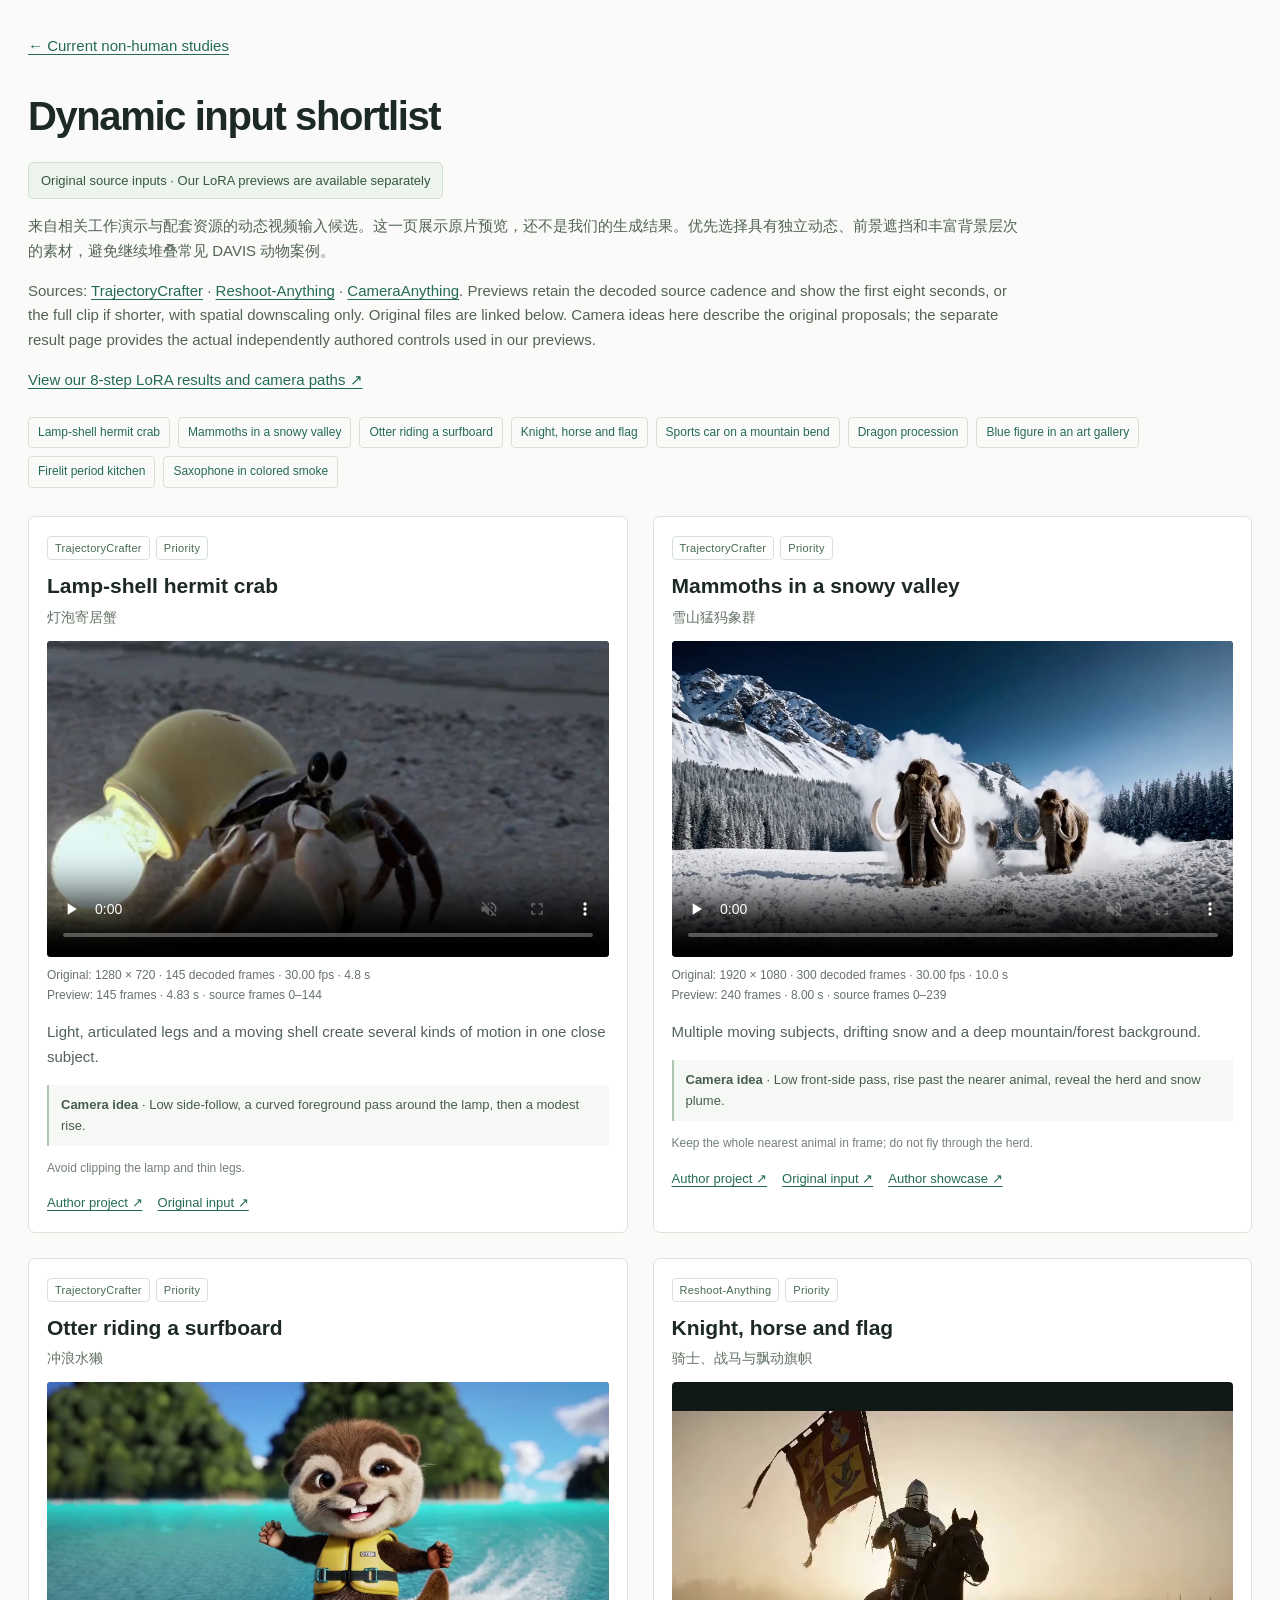
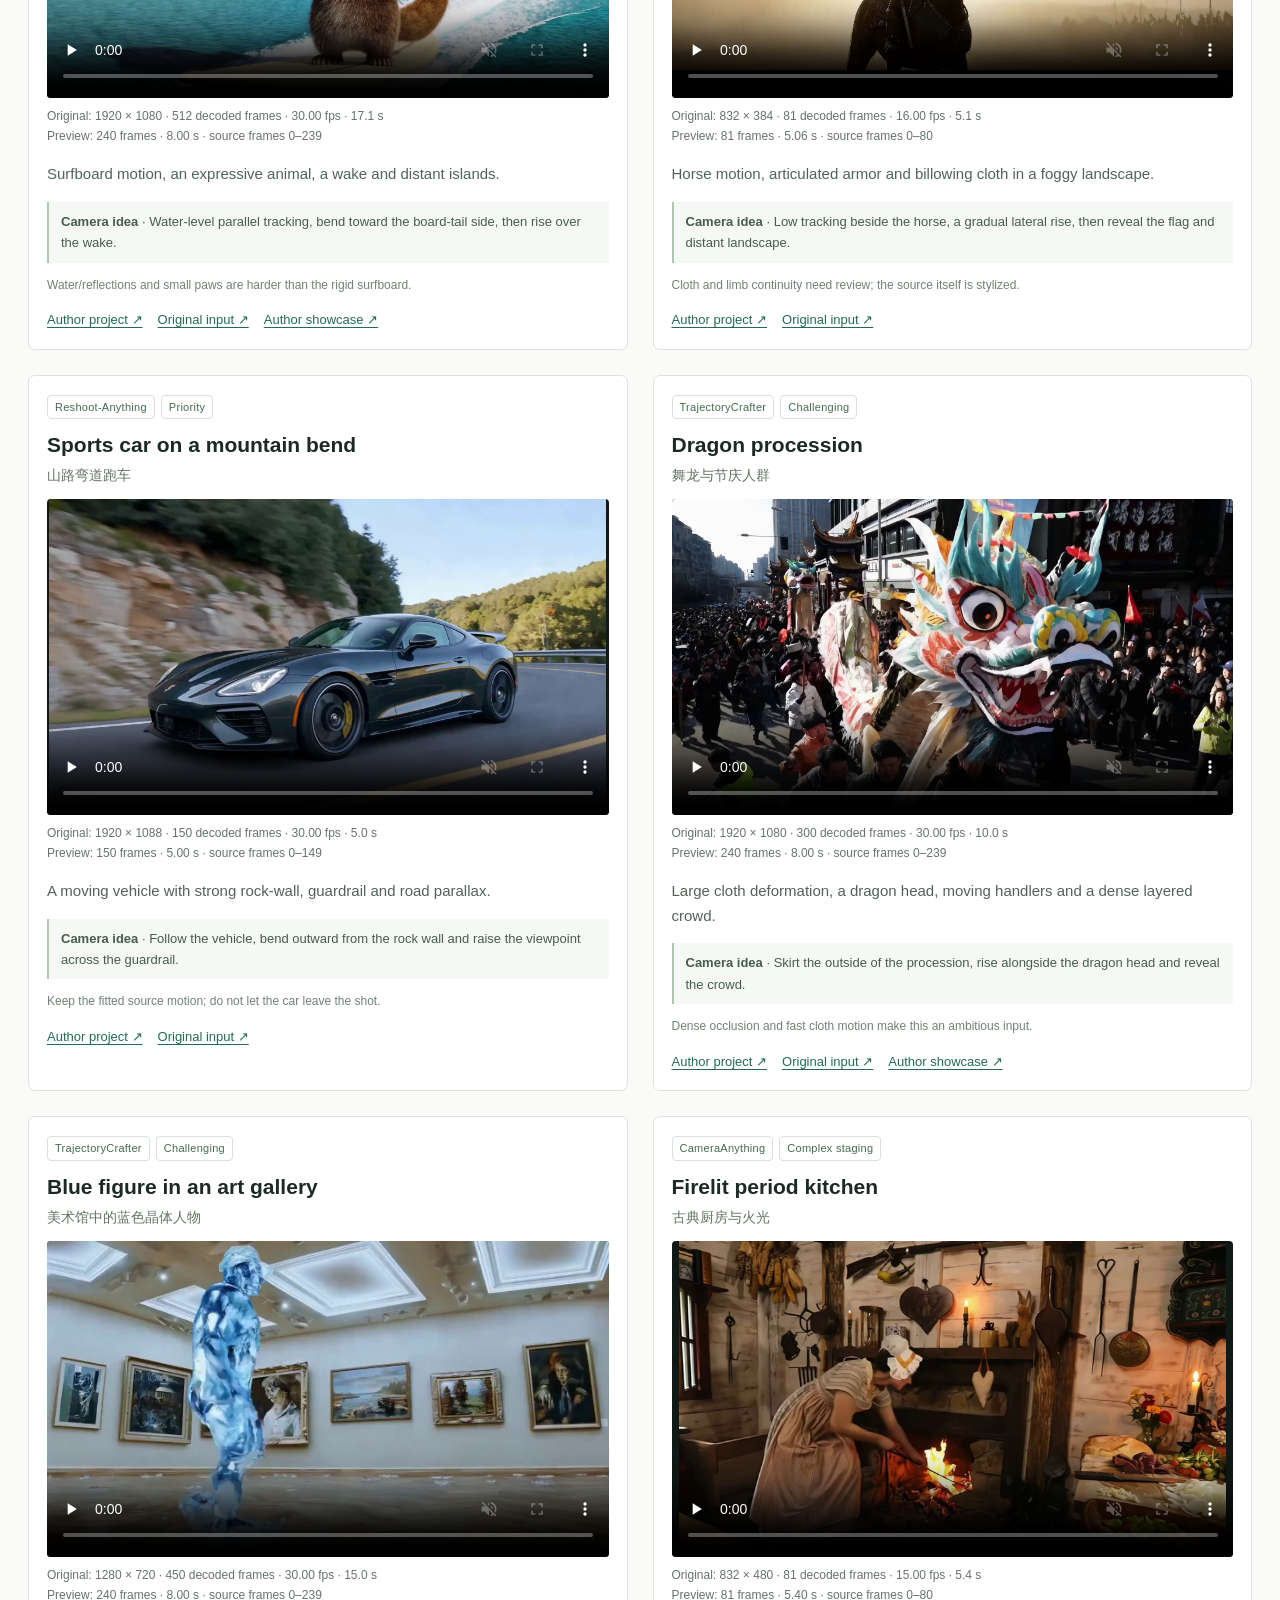
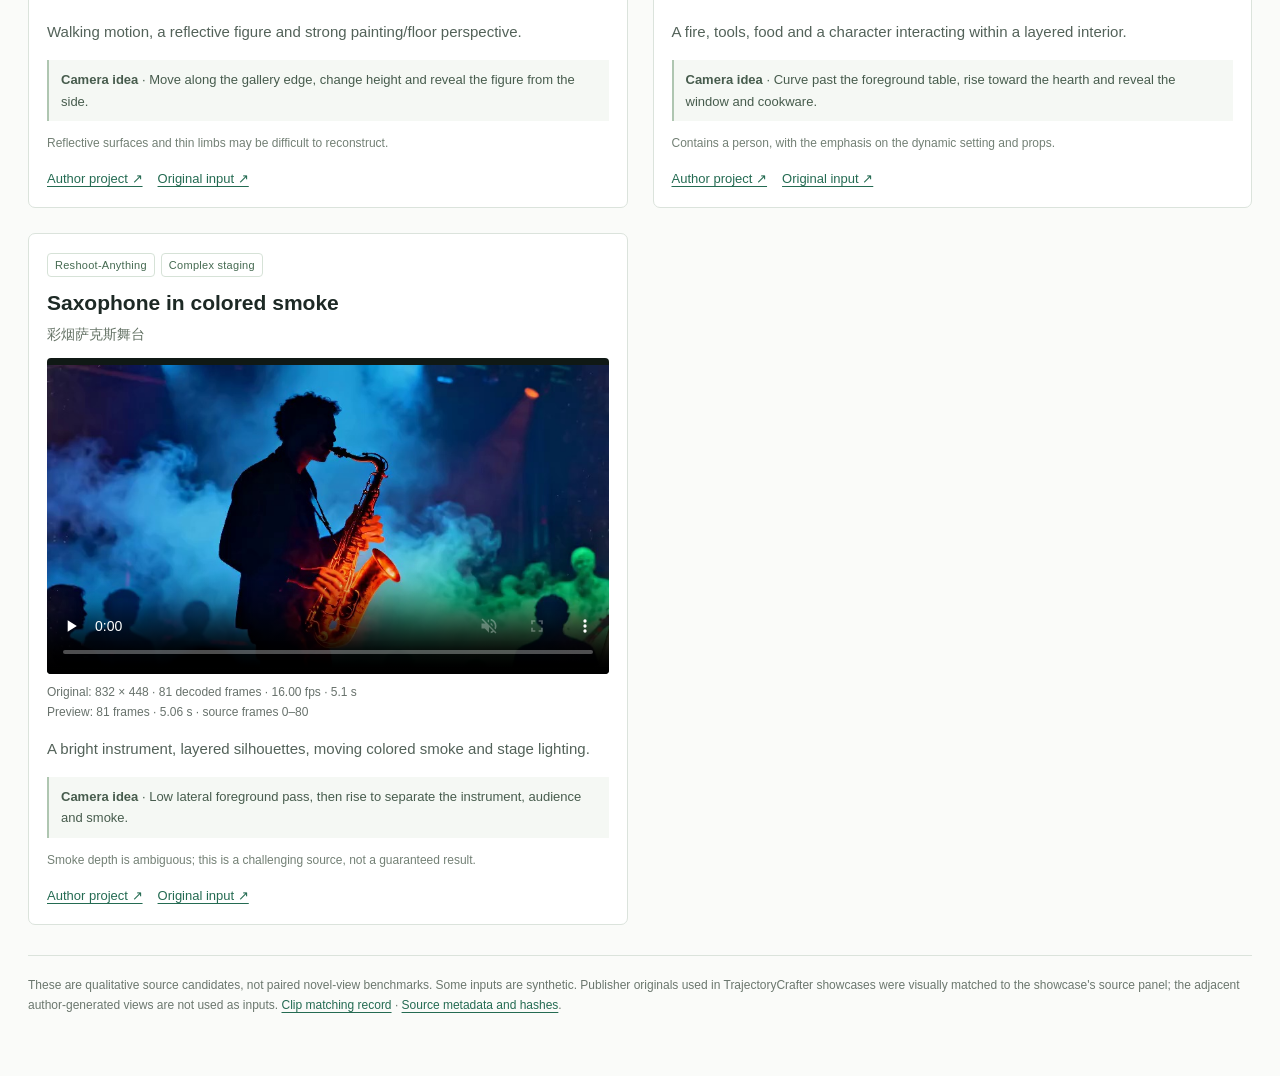
<file: 4d-input-shortlist/index.html>
<!doctype html><html lang="en"><head><meta charset="utf-8"><meta name="viewport" content="width=device-width,initial-scale=1"><title>Dynamic input shortlist · UniWorld-View</title><style>
*{box-sizing:border-box}body{margin:0;background:#fafbf9;color:#1d2925;font:15px/1.65 Inter,Arial,sans-serif}main{max-width:1280px;margin:auto;padding:34px 28px 60px}h1{font-size:clamp(27px,4vw,40px);letter-spacing:-.035em;margin:24px 0 13px}h2{font-size:21px;line-height:1.35;margin:12px 0 5px}p{color:#536259}a{color:#246b52;text-underline-offset:3px}.intro{max-width:1000px}.notice{display:inline-block;background:#edf4ee;border:1px solid #d2dfd3;padding:7px 12px;border-radius:5px;font-size:13px;color:#35583e}.grid{display:grid;grid-template-columns:repeat(2,minmax(0,1fr));gap:25px;margin-top:28px}article{background:white;border:1px solid #dbe3dc;border-radius:7px;padding:18px;min-width:0;scroll-margin-top:20px}video{width:100%;aspect-ratio:16/9;object-fit:contain;display:block;background:#101915;border-radius:4px}.tag{display:inline-block;font-size:11px;letter-spacing:.025em;border:1px solid #d6e2d7;border-radius:4px;padding:2px 7px;color:#456a51;margin-right:6px}.zh{font-size:14px;margin:3px 0 12px;color:#657366}.data{font-size:12px;color:#68726c;margin:9px 0 12px;font-variant-numeric:tabular-nums}.plan{padding:9px 12px;background:#f5f8f4;border-left:2px solid #afc6b1;color:#475c4d;font-size:13px}.note{font-size:12px;color:#738075}.links{display:flex;gap:15px;flex-wrap:wrap;margin-top:14px;font-size:13px}nav{display:flex;gap:8px;flex-wrap:wrap;margin:24px 0}nav a{border:1px solid #d7e1d8;border-radius:4px;padding:5px 9px;text-decoration:none;font-size:12px}footer{border-top:1px solid #dbe3dc;margin-top:30px;padding-top:20px;font-size:12px;color:#6b776e}@media(max-width:700px){main{padding:22px 15px}.grid{grid-template-columns:minmax(0,1fr)}article{padding:14px}h2{font-size:20px}}</style></head><body><main><a href="../4d-nonhuman-studies/">← Current non-human studies</a><h1>Dynamic input shortlist</h1><div class="notice">Original source inputs · Our LoRA previews are available separately</div><p class="intro">来自相关工作演示与配套资源的动态视频输入候选。这一页展示原片预览，还不是我们的生成结果。优先选择具有独立动态、前景遮挡和丰富背景层次的素材，避免继续堆叠常见 DAVIS 动物案例。</p><p class="intro">Sources: <a href="https://trajectorycrafter.github.io/">TrajectoryCrafter</a> · <a href="https://adithyaiyer1999.github.io/reshoot-anything/">Reshoot-Anything</a> · <a href="https://yixuanli98.github.io/cameraanything/">CameraAnything</a>. Previews retain the decoded source cadence and show the first eight seconds, or the full clip if shorter, with spatial downscaling only. Original files are linked below. Camera ideas here describe the original proposals; the separate result page provides the actual independently authored controls used in our previews.</p><p><a href="../4d-fancy-studies/">View our 8-step LoRA results and camera paths ↗</a></p><nav id="nav"></nav><div id="cases" class="grid"></div><footer>These are qualitative source candidates, not paired novel-view benchmarks. Some inputs are synthetic. Publisher originals used in TrajectoryCrafter showcases were visually matched to the showcase's source panel; the adjacent author-generated views are not used as inputs. <a href="source-panel-matching.json">Clip matching record</a> · <a href="cases.json">Source metadata and hashes</a>.</footer></main><script>
'use strict';window.inputStudies=[];
async function init(){const rows=await fetch('cases.json').then(r=>{if(!r.ok)throw Error('Cannot load input list');return r.json()});window.inputStudies=rows;for(const r of rows){const id='input-'+r.name,a=document.createElement('a');a.href='#'+id;a.textContent=r.title;document.querySelector('#nav').append(a);const c=document.createElement('article');c.id=id;c.dataset.name=r.name;c.innerHTML=`<span class="tag">${r.work==='trajectorycrafter'?'TrajectoryCrafter':r.work==='reshoot'?'Reshoot-Anything':'CameraAnything'}</span><span class="tag">${r.group}</span><h2>${r.title}</h2><p class="zh">${r.title_zh}</p><video controls muted playsinline preload="none" poster="${r.name}.jpg"><source src="${r.name}.mp4" type="video/mp4"></video><p class="data">Original: ${r.width} × ${r.height} · ${r.frames} decoded frames · ${r.fps.toFixed(2)} fps · ${(r.seconds).toFixed(1)} s<br>Preview: ${r.preview.frames} frames · ${r.preview.seconds.toFixed(2)} s · source frames 0–${r.preview.frames-1}</p><p>${r.appeal}</p><p class="plan"><strong>Camera idea</strong> · ${r.camera_idea}</p><p class="note">${r.note}</p><div class="links"><a href="${r.project_url}">Author project ↗</a><a href="${r.url}">Original input ↗</a>${r.related_work_video?`<a href="${r.related_work_video}">Author showcase ↗</a>`:''}</div>`;document.querySelector('#cases').append(c)}}init().catch(e=>{document.querySelector('#cases').textContent=e.message;console.error(e)});
</script></body></html>
</file>
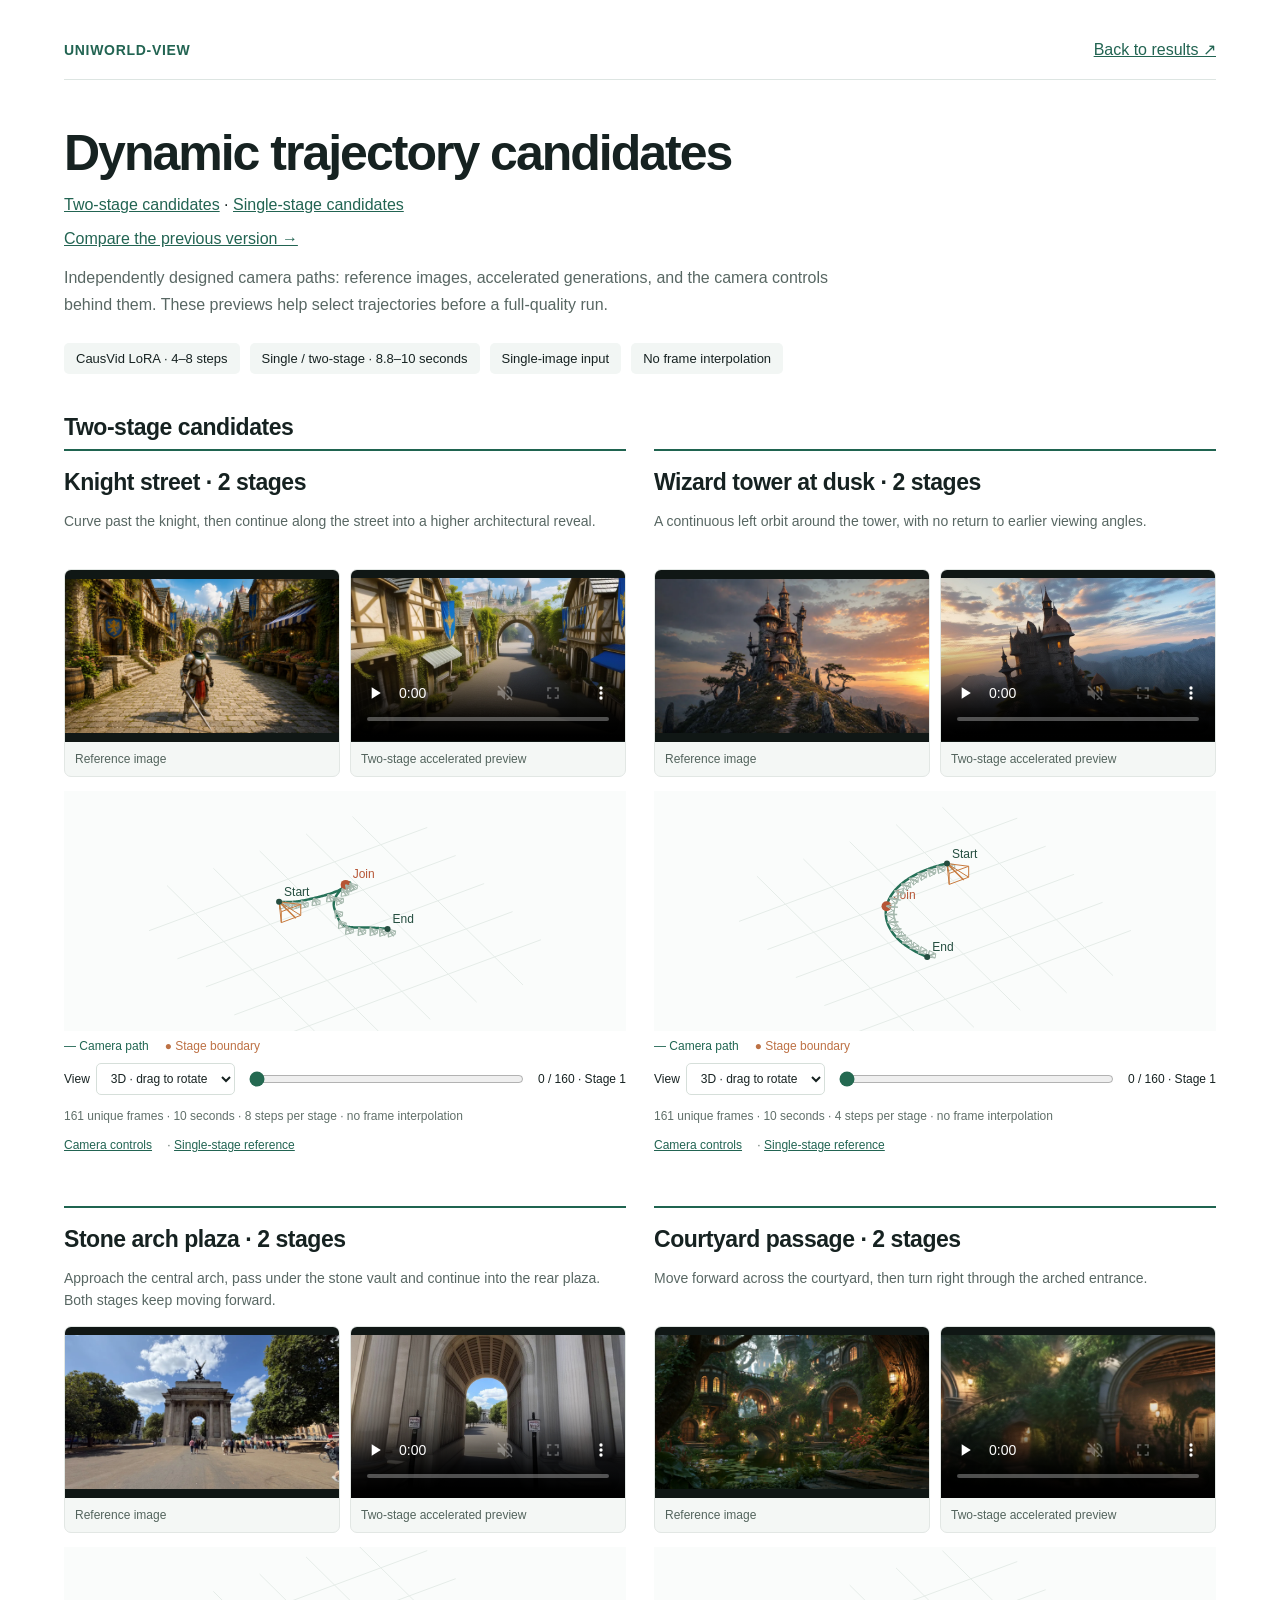
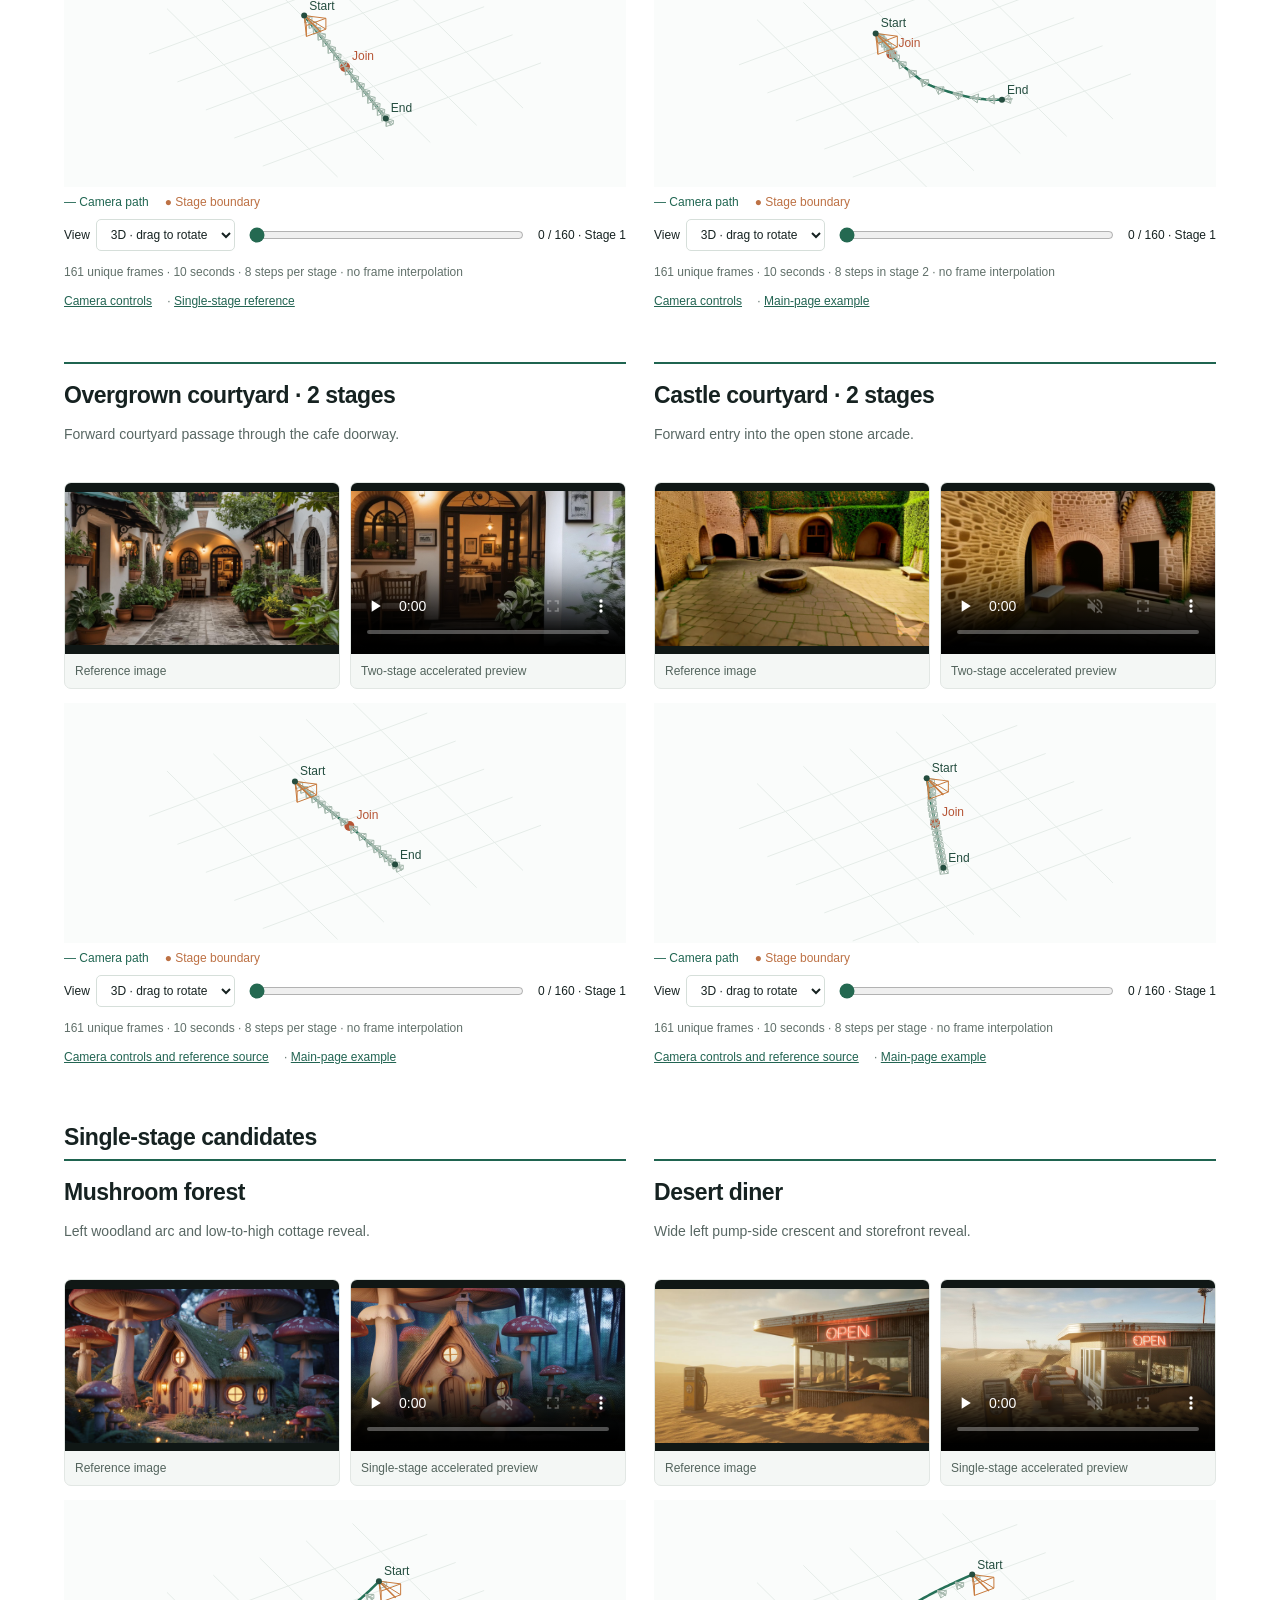
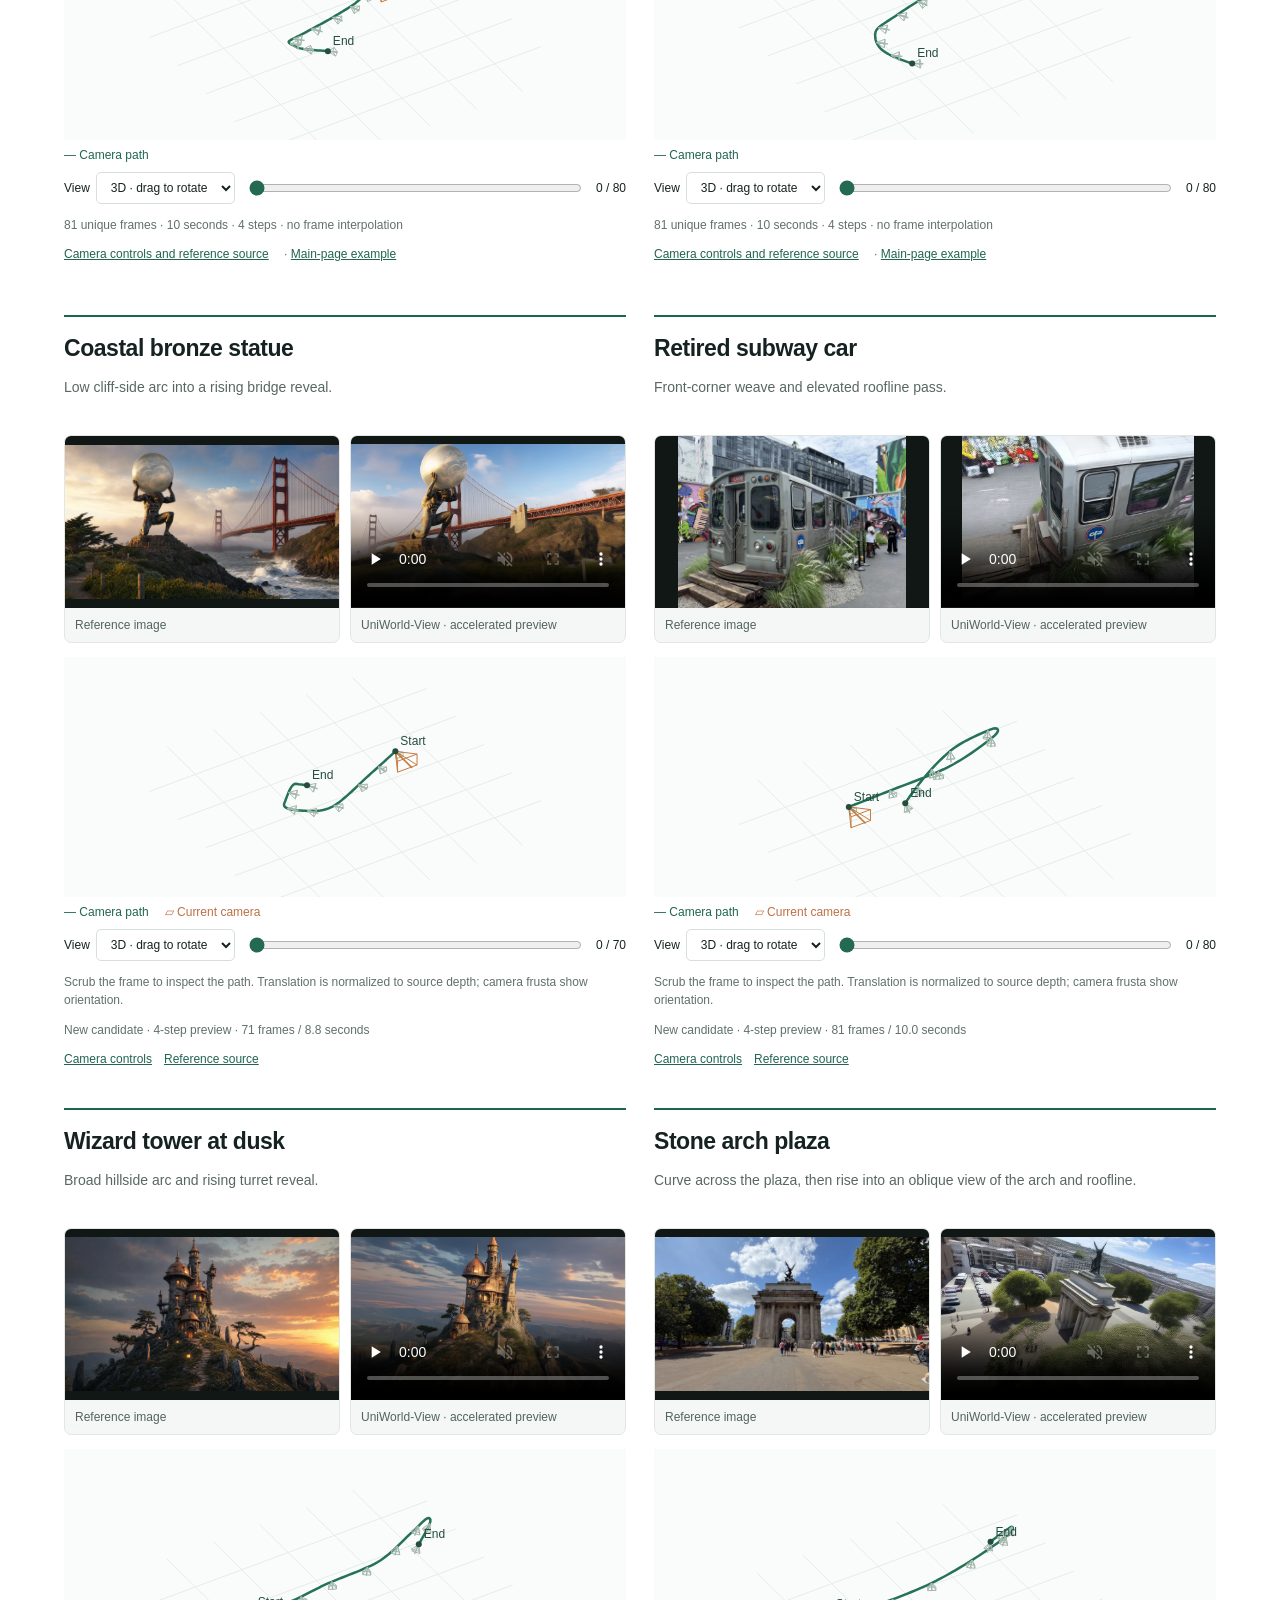
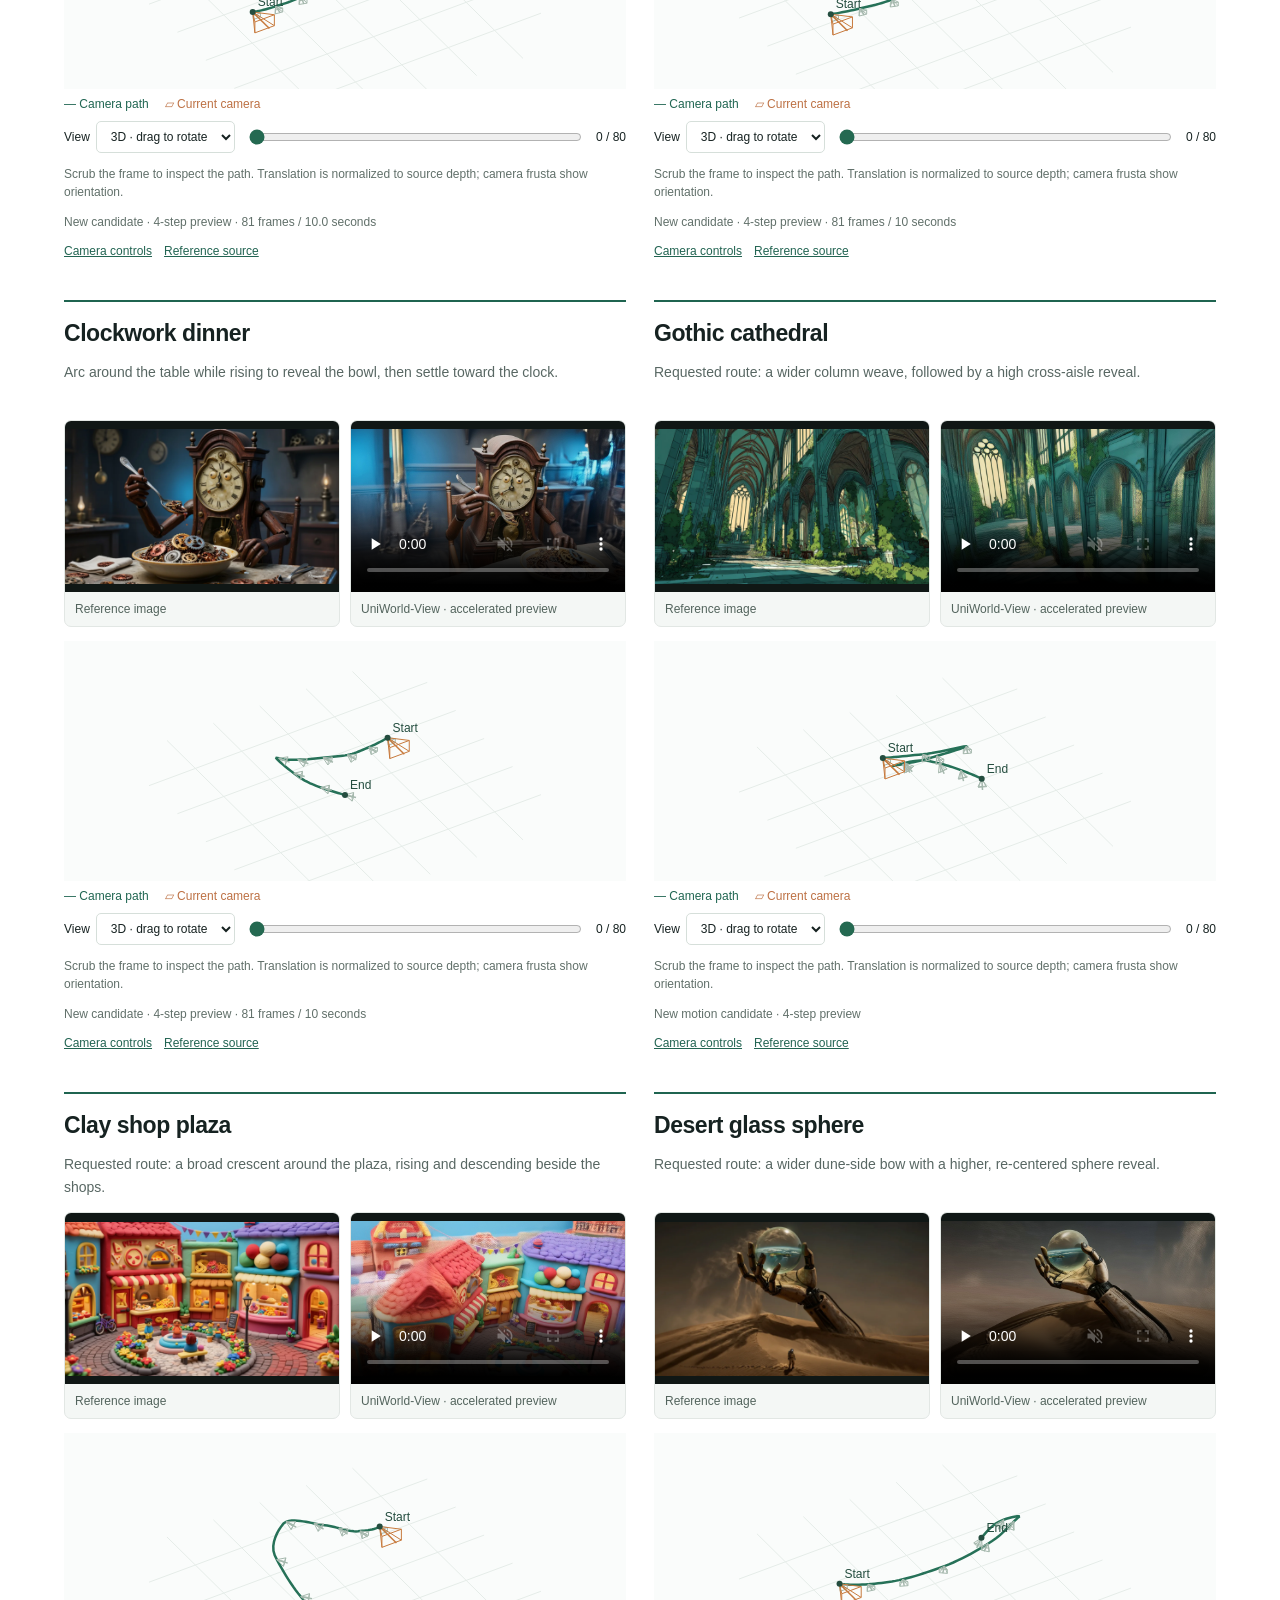
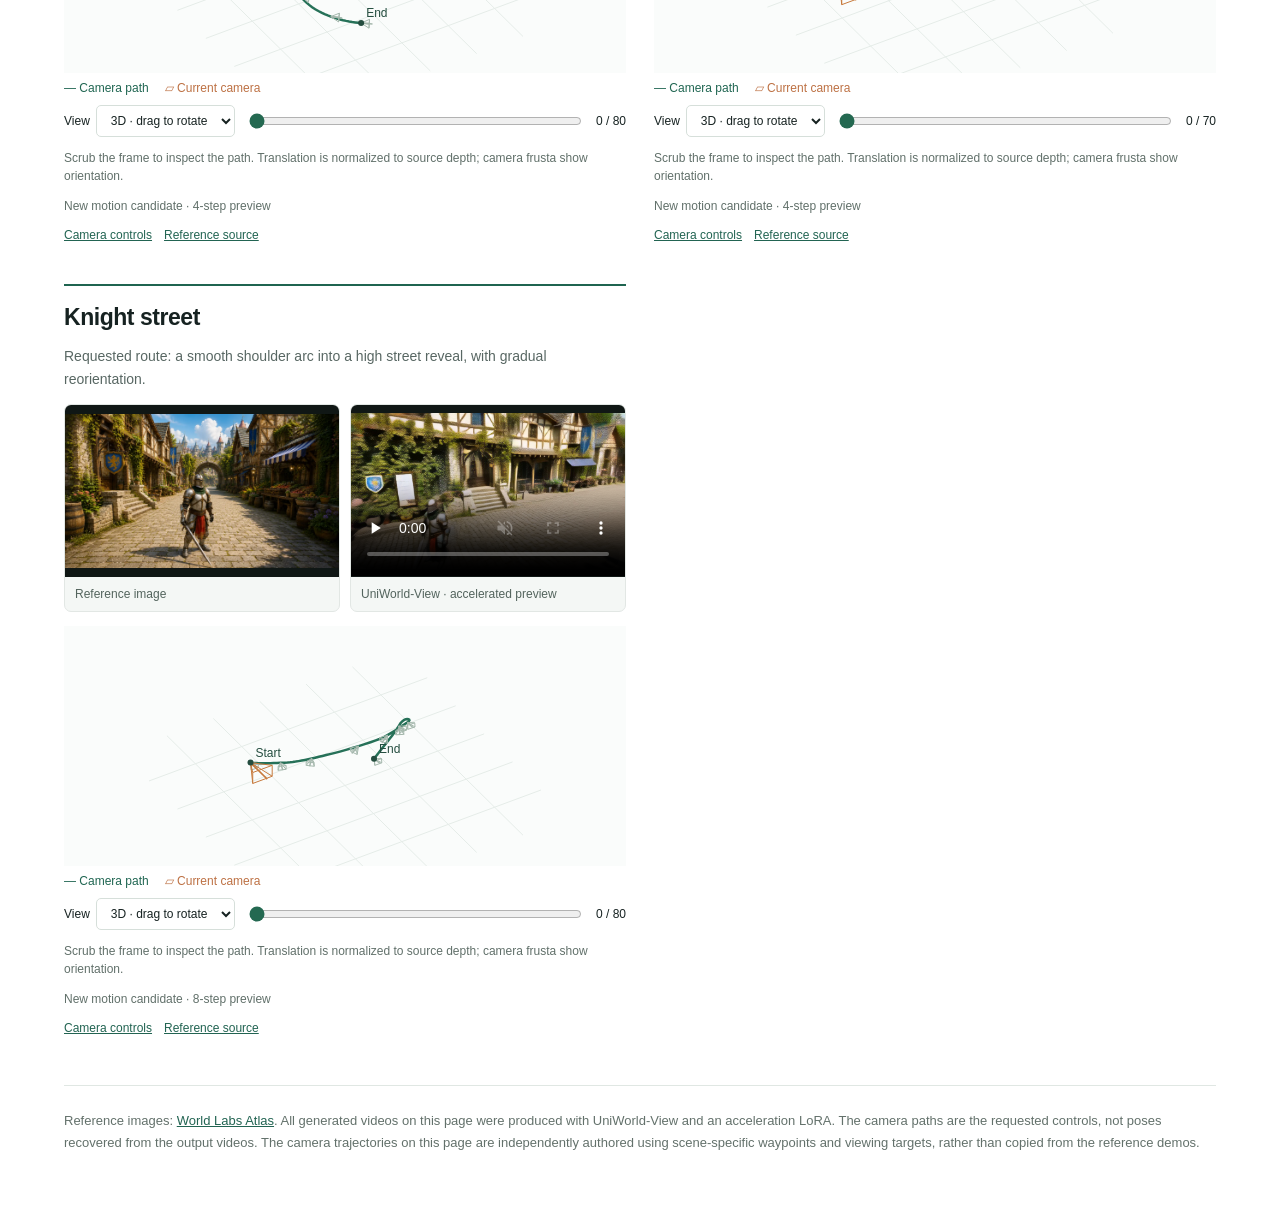
<file: fast-previews/index.html>
<!doctype html>
<html lang="en"><head><meta charset="utf-8"><meta name="viewport" content="width=device-width,initial-scale=1"><title>Trajectory previews · UniWorld-View</title><meta name="description" content="Accelerated camera trajectory previews for UniWorld-View."><style>
:root{font-family:Inter,Arial,sans-serif;color:#162221;background:#fff;font-synthesis:none}*{box-sizing:border-box}body{margin:0}main{max-width:1200px;padding:40px 24px 72px;margin:auto}a{color:#226452}header{display:flex;align-items:center;justify-content:space-between;gap:20px;border-bottom:1px solid #dde5e2;padding-bottom:20px}.brand{font-weight:750;text-decoration:none;letter-spacing:.05em;font-size:14px}h1{font-size:clamp(30px,4vw,50px);font-weight:650;letter-spacing:-.04em;margin:46px 0 14px;line-height:1.08}.intro{max-width:770px;color:#586763;line-height:1.7;margin:0}.settings{display:flex;flex-wrap:wrap;gap:10px;margin:25px 0 40px}.settings span{background:#f2f6f4;padding:8px 12px;font-size:13px;border-radius:5px}.grid{display:grid;grid-template-columns:repeat(2,minmax(0,1fr));gap:42px 28px}article{min-width:0;border-top:2px solid #1f6450;padding-top:18px}h2{font-size:23px;letter-spacing:-.02em;margin:0 0 8px}.description{line-height:1.6;color:#586763;font-size:14px;min-height:45px}.pair{display:grid;grid-template-columns:1fr 1fr;gap:10px}figure{margin:0;min-width:0;background:#f4f7f5;border:1px solid #e2e7e4;border-radius:7px;overflow:hidden}.pair img,.pair video{width:100%;aspect-ratio:16/10;object-fit:contain;display:block;background:#101715}.pair figcaption{font-size:12px;padding:10px;color:#53645d}.camera{margin-top:14px}.camera canvas{width:100%;height:240px;display:block;touch-action:none;background:#fafcfb}.controls{display:flex;align-items:center;gap:12px;flex-wrap:wrap;margin-top:10px;font-size:12px}select,button{font:inherit;padding:7px 10px;color:inherit;background:#fff;border:1px solid #d6dfda;border-radius:5px}input{min-width:80px;flex:1;accent-color:#246951}label{display:flex;align-items:center;gap:6px}.hint{font-size:12px;color:#61706a;line-height:1.5}.meta{font-size:12px;color:#63736c;margin-top:13px}.meta a{margin-right:12px}.legend{display:flex;gap:16px;font-size:12px;color:#65766e;margin:8px 0}.legend b{font-weight:500;color:#206652}.legend span{color:#bd7144}footer{border-top:1px solid #e0e7e3;padding-top:24px;margin-top:50px;line-height:1.7;color:#63716b;font-size:13px}a:focus-visible,button:focus-visible,select:focus-visible,input:focus-visible{outline:3px solid #7ab4a3;outline-offset:3px}@media(max-width:740px){main{padding:24px 16px 44px}.grid{grid-template-columns:1fr}.description{min-height:0}.camera canvas{height:230px}h1{margin-top:32px}}@media(prefers-reduced-motion:reduce){*{scroll-behavior:auto}}
</style></head><body><main><header><a class="brand" href="../">UNIWORLD-VIEW</a><a href="../#results">Back to results ↗</a></header><h1>Dynamic trajectory candidates</h1><p><a href="#two-stage-candidates">Two-stage candidates</a> · <a href="#previous-candidates">Single-stage candidates</a></p><p><a href="v1/">Compare the previous version →</a></p><p class="intro">Independently designed camera paths: reference images, accelerated generations, and the camera controls behind them. These previews help select trajectories before a full-quality run.</p><div class="settings"><span>CausVid LoRA · 4–8 steps</span><span>Single / two-stage · 8.8–10 seconds</span><span>Single-image input</span><span>No frame interpolation</span></div><h2 id="two-stage-candidates">Two-stage candidates</h2><div class="grid"><article id="knight_2stage"><h2>Knight street · 2 stages</h2><p class="description">Curve past the knight, then continue along the street into a higher architectural reveal.</p><div class="pair"><figure><img alt="Reference" loading="lazy" src="knight_2stage-input.webp"/><figcaption>Reference image</figcaption></figure><figure><video controls="" muted="" playsinline="" poster="knight_2stage-poster.jpg?v=e72e016eea" preload="none"><source src="knight_2stage.mp4?v=e72e016eea" type="video/mp4"/></video><figcaption>Two-stage accelerated preview</figcaption></figure></div><div class="camera"><canvas aria-label="Two-stage camera trajectory"></canvas><div class="legend"><b>— Camera path</b><span>● Stage boundary</span></div><div class="controls"><label>View <select><option value="3d">3D · drag to rotate</option><option value="top">Top</option><option value="side">Side</option></select></label><input aria-label="Camera frame" max="160" min="0" step="1" type="range" value="0"/><span class="frame">0 / 160</span></div><p class="hint">161 unique frames · 10 seconds · 8 steps per stage · no frame interpolation</p></div><p class="meta"><a href="knight_2stage-cameras.json">Camera controls</a> · <a href="#knight">Single-stage reference</a></p></article><article id="wizard_tower_2stage"><h2>Wizard tower at dusk · 2 stages</h2><p class="description">A continuous left orbit around the tower, with no return to earlier viewing angles.</p><div class="pair"><figure><img alt="Reference" loading="lazy" src="wizard_tower_2stage-input.webp"/><figcaption>Reference image</figcaption></figure><figure><video controls="" muted="" playsinline="" poster="wizard_tower_2stage-poster.jpg?v=left-orbit-7746c0d2321b" preload="none"><source src="wizard_tower_2stage.mp4?v=left-orbit-7746c0d2321b" type="video/mp4"/></video><figcaption>Two-stage accelerated preview</figcaption></figure></div><div class="camera"><canvas aria-label="Two-stage camera trajectory"></canvas><div class="legend"><b>— Camera path</b><span>● Stage boundary</span></div><div class="controls"><label>View <select><option value="3d">3D · drag to rotate</option><option value="top">Top</option><option value="side">Side</option></select></label><input aria-label="Camera frame" max="160" min="0" step="1" type="range" value="0"/><span class="frame">0 / 160</span></div><p class="hint">161 unique frames · 10 seconds · 4 steps per stage · no frame interpolation</p></div><p class="meta"><a href="wizard_tower_2stage-cameras.json">Camera controls</a> · <a href="#wizard_tower">Single-stage reference</a></p></article><article id="arc_2stage"><h2>Stone arch plaza · 2 stages</h2><p class="description">Approach the central arch, pass under the stone vault and continue into the rear plaza. Both stages keep moving forward.</p><div class="pair"><figure><img alt="Reference" loading="lazy" src="arc_2stage-input.webp"/><figcaption>Reference image</figcaption></figure><figure><video controls="" muted="" playsinline="" poster="arc_2stage-poster.jpg?v=central-flythrough-9bc8a915d7a6" preload="none"><source src="arc_2stage.mp4?v=central-flythrough-9bc8a915d7a6" type="video/mp4"/></video><figcaption>Two-stage accelerated preview</figcaption></figure></div><div class="camera"><canvas aria-label="Two-stage camera trajectory"></canvas><div class="legend"><b>— Camera path</b><span>● Stage boundary</span></div><div class="controls"><label>View <select><option value="3d">3D · drag to rotate</option><option value="top">Top</option><option value="side">Side</option></select></label><input aria-label="Camera frame" max="160" min="0" step="1" type="range" value="0"/><span class="frame">0 / 160</span></div><p class="hint">161 unique frames · 10 seconds · 8 steps per stage · no frame interpolation</p></div><p class="meta"><a href="arc_2stage-cameras.json?v=central-flythrough-9bc8a915d7a6">Camera controls</a> · <a href="#arc">Single-stage reference</a></p></article><article id="case25_2stage"><h2>Courtyard passage · 2 stages</h2><p class="description">Move forward across the courtyard, then turn right through the arched entrance.</p><div class="pair"><figure><img alt="Courtyard input image" loading="lazy" src="../assets/cases/3d-nvs/case-25-input.webp"/><figcaption>Reference image</figcaption></figure><figure><video controls="" muted="" playsinline="" poster="../assets/cases/3d-nvs/case-25-poster.jpg?v=right-entry-dcef5c7ab044" preload="none"><source src="../assets/cases/3d-nvs/case-25.mp4?v=right-entry-dcef5c7ab044" type="video/mp4"/></video><figcaption>Two-stage accelerated preview</figcaption></figure></div><div class="camera"><canvas aria-label="Camera path through the right-hand entrance"></canvas><div class="legend"><b>— Camera path</b><span>● Stage boundary</span></div><div class="controls"><label>View <select><option value="3d">3D · drag to rotate</option><option value="top">Top</option><option value="side">Side</option></select></label><input aria-label="Camera frame" max="160" min="0" step="1" type="range" value="0"/><span class="frame">0 / 160</span></div><p class="hint">161 unique frames · 10 seconds · 8 steps in stage 2 · no frame interpolation</p></div><p class="meta"><a href="case25_2stage-cameras.json">Camera controls</a> · <a href="../#case-25">Main-page example</a></p></article><article id="overgrown_court"><h2>Overgrown courtyard · 2 stages</h2><p class="description">Forward courtyard passage through the cafe doorway.</p><div class="pair"><figure><img alt="Overgrown courtyard reference image" loading="lazy" src="../assets/cases/3d-nvs/case-45-input.png"/><figcaption>Reference image</figcaption></figure><figure><video controls="" muted="" playsinline="" poster="overgrown_court-poster.jpg?v=entry-94c35b6d0592" preload="none"><source src="overgrown_court.mp4?v=entry-94c35b6d0592" type="video/mp4"/></video><figcaption>Two-stage accelerated preview</figcaption></figure></div><div class="camera"><canvas aria-label="Overgrown courtyard camera path"></canvas><div class="legend"><b>— Camera path</b><span>● Stage boundary</span></div><div class="controls"><label>View <select><option value="3d">3D · drag to rotate</option><option value="top">Top</option><option value="side">Side</option></select></label><input aria-label="Camera frame" max="160" min="0" step="1" type="range" value="0"/><span class="frame">0 / 160</span></div><p class="hint">161 unique frames · 10 seconds · 8 steps per stage · no frame interpolation</p></div><p class="meta"><a href="overgrown_court-cameras.json?v=entry-94c35b6d0592">Camera controls and reference source</a> · <a href="../#case-45">Main-page example</a></p></article><article id="castle_court"><h2>Castle courtyard · 2 stages</h2><p class="description">Forward entry into the open stone arcade.</p><div class="pair"><figure><img alt="Castle courtyard reference image" loading="lazy" src="../assets/cases/3d-nvs/case-47-input.png"/><figcaption>Reference image</figcaption></figure><figure><video controls="" muted="" playsinline="" poster="castle_court-poster.jpg?v=entry-a1b68daf0a80" preload="none"><source src="castle_court.mp4?v=entry-a1b68daf0a80" type="video/mp4"/></video><figcaption>Two-stage accelerated preview</figcaption></figure></div><div class="camera"><canvas aria-label="Castle courtyard camera path"></canvas><div class="legend"><b>— Camera path</b><span>● Stage boundary</span></div><div class="controls"><label>View <select><option value="3d">3D · drag to rotate</option><option value="top">Top</option><option value="side">Side</option></select></label><input aria-label="Camera frame" max="160" min="0" step="1" type="range" value="0"/><span class="frame">0 / 160</span></div><p class="hint">161 unique frames · 10 seconds · 8 steps per stage · no frame interpolation</p></div><p class="meta"><a href="castle_court-cameras.json?v=entry-a1b68daf0a80">Camera controls and reference source</a> · <a href="../#case-47">Main-page example</a></p></article></div><h2 id="previous-candidates" style="margin-top:48px">Single-stage candidates</h2><div class="grid"><article id="mushroom_forest"><h2>Mushroom forest</h2><p class="description">Left woodland arc and low-to-high cottage reveal.</p><div class="pair"><figure><img alt="Mushroom forest reference image" loading="lazy" src="../assets/cases/3d-nvs/case-44-input.png"/><figcaption>Reference image</figcaption></figure><figure><video controls="" muted="" playsinline="" poster="mushroom_forest-poster.jpg?v=8650e680d85d" preload="none"><source src="mushroom_forest.mp4?v=8650e680d85d" type="video/mp4"/></video><figcaption>Single-stage accelerated preview</figcaption></figure></div><div class="camera"><canvas aria-label="Mushroom forest camera path"></canvas><div class="legend"><b>— Camera path</b></div><div class="controls"><label>View <select><option value="3d">3D · drag to rotate</option><option value="top">Top</option><option value="side">Side</option></select></label><input aria-label="Camera frame" max="80" min="0" step="1" type="range" value="0"/><span class="frame">0 / 80</span></div><p class="hint">81 unique frames · 10 seconds · 4 steps · no frame interpolation</p></div><p class="meta"><a href="mushroom_forest-cameras.json">Camera controls and reference source</a> · <a href="../#case-44">Main-page example</a></p></article><article id="desert_diner"><h2>Desert diner</h2><p class="description">Wide left pump-side crescent and storefront reveal.</p><div class="pair"><figure><img alt="Desert diner reference image" loading="lazy" src="../assets/cases/3d-nvs/case-46-input.png"/><figcaption>Reference image</figcaption></figure><figure><video controls="" muted="" playsinline="" poster="desert_diner-poster.jpg?v=baf9dd021ac8" preload="none"><source src="desert_diner.mp4?v=baf9dd021ac8" type="video/mp4"/></video><figcaption>Single-stage accelerated preview</figcaption></figure></div><div class="camera"><canvas aria-label="Desert diner camera path"></canvas><div class="legend"><b>— Camera path</b></div><div class="controls"><label>View <select><option value="3d">3D · drag to rotate</option><option value="top">Top</option><option value="side">Side</option></select></label><input aria-label="Camera frame" max="80" min="0" step="1" type="range" value="0"/><span class="frame">0 / 80</span></div><p class="hint">81 unique frames · 10 seconds · 4 steps · no frame interpolation</p></div><p class="meta"><a href="desert_diner-cameras.json">Camera controls and reference source</a> · <a href="../#case-46">Main-page example</a></p></article><article id="golden_gate_statue"><h2>Coastal bronze statue</h2><p class="description">Low cliff-side arc into a rising bridge reveal.</p><div class="pair"><figure><img alt="Coastal bronze statue reference" loading="lazy" src="golden_gate_statue-input.webp"/><figcaption>Reference image</figcaption></figure><figure><video controls="" muted="" playsinline="" poster="golden_gate_statue-poster.jpg?v=ebe227989c" preload="none"><source src="golden_gate_statue.mp4?v=8490eb1f64" type="video/mp4"/></video><figcaption>UniWorld-View · accelerated preview</figcaption></figure></div><div class="camera"><canvas aria-label="Camera path"></canvas><div class="legend"><b>— Camera path</b><span>▱ Current camera</span></div><div class="controls"><label>View <select><option value="3d">3D · drag to rotate</option><option value="top">Top</option><option value="side">Side</option></select></label><input aria-label="Camera frame" max="70" min="0" step="1" type="range" value="0"/><span class="frame">0 / 70</span></div><p class="hint">Scrub the frame to inspect the path. Translation is normalized to source depth; camera frusta show orientation.</p></div><p class="hint">New candidate · 4-step preview · 71 frames / 8.8 seconds</p><div class="meta"><a href="golden_gate_statue-cameras.json">Camera controls</a><a href="https://worldlabs.ai/blog/atlas">Reference source</a></div></article><article id="retired_train"><h2>Retired subway car</h2><p class="description">Front-corner weave and elevated roofline pass.</p><div class="pair"><figure><img alt="Retired subway car reference" loading="lazy" src="retired_train-input.webp"/><figcaption>Reference image</figcaption></figure><figure><video controls="" muted="" playsinline="" poster="retired_train-poster.jpg?v=a81ab6c314" preload="none"><source src="retired_train.mp4?v=a1d1cac370" type="video/mp4"/></video><figcaption>UniWorld-View · accelerated preview</figcaption></figure></div><div class="camera"><canvas aria-label="Camera path"></canvas><div class="legend"><b>— Camera path</b><span>▱ Current camera</span></div><div class="controls"><label>View <select><option value="3d">3D · drag to rotate</option><option value="top">Top</option><option value="side">Side</option></select></label><input aria-label="Camera frame" max="80" min="0" step="1" type="range" value="0"/><span class="frame">0 / 80</span></div><p class="hint">Scrub the frame to inspect the path. Translation is normalized to source depth; camera frusta show orientation.</p></div><p class="hint">New candidate · 4-step preview · 81 frames / 10.0 seconds</p><div class="meta"><a href="retired_train-cameras.json">Camera controls</a><a href="https://worldlabs.ai/blog/atlas">Reference source</a></div></article><article id="wizard_tower"><h2>Wizard tower at dusk</h2><p class="description">Broad hillside arc and rising turret reveal.</p><div class="pair"><figure><img alt="Wizard tower at dusk reference" loading="lazy" src="wizard_tower-input.webp"/><figcaption>Reference image</figcaption></figure><figure><video controls="" muted="" playsinline="" poster="wizard_tower-poster.jpg?v=ba58fbef86" preload="none"><source src="wizard_tower.mp4?v=6c84b97690" type="video/mp4"/></video><figcaption>UniWorld-View · accelerated preview</figcaption></figure></div><div class="camera"><canvas aria-label="Camera path"></canvas><div class="legend"><b>— Camera path</b><span>▱ Current camera</span></div><div class="controls"><label>View <select><option value="3d">3D · drag to rotate</option><option value="top">Top</option><option value="side">Side</option></select></label><input aria-label="Camera frame" max="80" min="0" step="1" type="range" value="0"/><span class="frame">0 / 80</span></div><p class="hint">Scrub the frame to inspect the path. Translation is normalized to source depth; camera frusta show orientation.</p></div><p class="hint">New candidate · 4-step preview · 81 frames / 10.0 seconds</p><div class="meta"><a href="wizard_tower-cameras.json">Camera controls</a><a href="https://worldlabs.ai/blog/atlas">Reference source</a></div></article><article id="arc"><h2>Stone arch plaza</h2><p class="description">Curve across the plaza, then rise into an oblique view of the arch and roofline.</p><div class="pair"><figure><img alt="Stone arch plaza reference image" loading="lazy" src="arc-input.webp"/><figcaption>Reference image</figcaption></figure><figure><video controls="" muted="" playsinline="" poster="arc-poster.jpg?v=311ea85d5f" preload="none"><source src="arc.mp4?v=495beaad8d" type="video/mp4"/></video><figcaption>UniWorld-View · accelerated preview</figcaption></figure></div><div class="camera"><canvas aria-label="Camera path for Stone arch plaza"></canvas><div class="legend"><b>— Camera path</b><span>▱ Current camera</span></div><div class="controls"><label>View <select><option value="3d">3D · drag to rotate</option><option value="top">Top</option><option value="side">Side</option></select></label><input aria-label="Camera frame" max="80" min="0" step="1" type="range" value="0"/><span class="frame">0 / 80</span></div><p class="hint">Scrub the frame to inspect the path. Translation is normalized to source depth; camera frusta show orientation.</p></div><p class="hint">New candidate · 4-step preview · 81 frames / 10 seconds</p><div class="meta"><a href="arc-cameras.json">Camera controls</a><a href="https://worldlabs.ai/blog/atlas">Reference source</a></div></article><article id="clock_eating_gears_v2"><h2>Clockwork dinner</h2><p class="description">Arc around the table while rising to reveal the bowl, then settle toward the clock.</p><div class="pair"><figure><img alt="Clockwork dinner reference image" loading="lazy" src="clock_eating_gears_v2-input.webp"/><figcaption>Reference image</figcaption></figure><figure><video controls="" muted="" playsinline="" poster="clock_eating_gears_v2-poster.jpg?v=fad4393af9" preload="none"><source src="clock_eating_gears_v2.mp4?v=5b7b26df3b" type="video/mp4"/></video><figcaption>UniWorld-View · accelerated preview</figcaption></figure></div><div class="camera"><canvas aria-label="Camera path for Clockwork dinner"></canvas><div class="legend"><b>— Camera path</b><span>▱ Current camera</span></div><div class="controls"><label>View <select><option value="3d">3D · drag to rotate</option><option value="top">Top</option><option value="side">Side</option></select></label><input aria-label="Camera frame" max="80" min="0" step="1" type="range" value="0"/><span class="frame">0 / 80</span></div><p class="hint">Scrub the frame to inspect the path. Translation is normalized to source depth; camera frusta show orientation.</p></div><p class="hint">New candidate · 4-step preview · 81 frames / 10 seconds</p><div class="meta"><a href="clock_eating_gears_v2-cameras.json">Camera controls</a><a href="https://worldlabs.ai/blog/atlas">Reference source</a></div></article><article id="cathedral_v2"><h2>Gothic cathedral</h2><p class="description">Requested route: a wider column weave, followed by a high cross-aisle reveal.</p><div class="pair"><figure><img alt="Gothic cathedral reference image" src="cathedral_v2-input.webp"/><figcaption>Reference image</figcaption></figure><figure><video controls="" muted="" playsinline="" poster="cathedral_v2-poster.jpg?v=e2ccabf234" preload="none"><source src="cathedral_v2.mp4?v=e2ccabf234" type="video/mp4"/></video><figcaption>UniWorld-View · accelerated preview</figcaption></figure></div><div class="camera"><canvas aria-label="Camera path and orientations for Gothic cathedral"></canvas><div class="legend"><b>— Camera path</b><span>▱ Current camera</span></div><div class="controls"><label>View <select><option value="3d">3D · drag to rotate</option><option value="top">Top</option><option value="side">Side</option></select></label><input aria-label="Camera frame" max="80" min="0" step="1" type="range" value="0"/><span class="frame">0 / 80</span></div><p class="hint">Scrub the frame to inspect the path. Translation is normalized to source depth; camera frusta show orientation.</p></div><p class="hint">New motion candidate · 4-step preview</p><div class="meta"><a href="cathedral_v2-cameras.json">Camera controls</a><a href="https://worldlabs.ai/blog/atlas">Reference source</a></div></article><article id="clay_shops_v2"><h2>Clay shop plaza</h2><p class="description">Requested route: a broad crescent around the plaza, rising and descending beside the shops.</p><div class="pair"><figure><img alt="Clay shop plaza reference image" src="clay_shops_v2-input.webp"/><figcaption>Reference image</figcaption></figure><figure><video controls="" muted="" playsinline="" poster="clay_shops_v2-poster.jpg?v=22e11006c5" preload="none"><source src="clay_shops_v2.mp4?v=22e11006c5" type="video/mp4"/></video><figcaption>UniWorld-View · accelerated preview</figcaption></figure></div><div class="camera"><canvas aria-label="Camera path and orientations for Clay shop plaza"></canvas><div class="legend"><b>— Camera path</b><span>▱ Current camera</span></div><div class="controls"><label>View <select><option value="3d">3D · drag to rotate</option><option value="top">Top</option><option value="side">Side</option></select></label><input aria-label="Camera frame" max="80" min="0" step="1" type="range" value="0"/><span class="frame">0 / 80</span></div><p class="hint">Scrub the frame to inspect the path. Translation is normalized to source depth; camera frusta show orientation.</p></div><p class="hint">New motion candidate · 4-step preview</p><div class="meta"><a href="clay_shops_v2-cameras.json">Camera controls</a><a href="https://worldlabs.ai/blog/atlas">Reference source</a></div></article><article id="sand_marble_v2"><h2>Desert glass sphere</h2><p class="description">Requested route: a wider dune-side bow with a higher, re-centered sphere reveal.</p><div class="pair"><figure><img alt="Desert glass sphere reference image" src="sand_marble_v2-input.webp"/><figcaption>Reference image</figcaption></figure><figure><video controls="" muted="" playsinline="" poster="sand_marble_v2-poster.jpg?v=a50df78c00" preload="none"><source src="sand_marble_v2.mp4?v=a50df78c00" type="video/mp4"/></video><figcaption>UniWorld-View · accelerated preview</figcaption></figure></div><div class="camera"><canvas aria-label="Camera path and orientations for Desert glass sphere"></canvas><div class="legend"><b>— Camera path</b><span>▱ Current camera</span></div><div class="controls"><label>View <select><option value="3d">3D · drag to rotate</option><option value="top">Top</option><option value="side">Side</option></select></label><input aria-label="Camera frame" max="70" min="0" step="1" type="range" value="0"/><span class="frame">0 / 70</span></div><p class="hint">Scrub the frame to inspect the path. Translation is normalized to source depth; camera frusta show orientation.</p></div><p class="hint">New motion candidate · 4-step preview</p><div class="meta"><a href="sand_marble_v2-cameras.json">Camera controls</a><a href="https://worldlabs.ai/blog/atlas">Reference source</a></div></article><article id="knight"><h2>Knight street</h2><p class="description">Requested route: a smooth shoulder arc into a high street reveal, with gradual reorientation.</p><div class="pair"><figure><img alt="Knight street reference image" src="knight-input.webp"/><figcaption>Reference image</figcaption></figure><figure><video controls="" muted="" playsinline="" poster="knight-poster.jpg?v=93ccebc8e5" preload="none"><source src="knight.mp4?v=93ccebc8e5" type="video/mp4"/></video><figcaption>UniWorld-View · accelerated preview</figcaption></figure></div><div class="camera"><canvas aria-label="Camera path and orientations for Knight street"></canvas><div class="legend"><b>— Camera path</b><span>▱ Current camera</span></div><div class="controls"><label>View <select><option value="3d">3D · drag to rotate</option><option value="top">Top</option><option value="side">Side</option></select></label><input aria-label="Camera frame" max="80" min="0" step="1" type="range" value="0"/><span class="frame">0 / 80</span></div><p class="hint">Scrub the frame to inspect the path. Translation is normalized to source depth; camera frusta show orientation.</p></div><p class="hint">New motion candidate · 8-step preview</p><div class="meta"><a href="knight-cameras.json">Camera controls</a><a href="https://worldlabs.ai/blog/atlas">Reference source</a></div></article></div><footer>Reference images: <a href="https://worldlabs.ai/blog/atlas">World Labs Atlas</a>. All generated videos on this page were produced with UniWorld-View and an acceleration LoRA. The camera paths are the requested controls, not poses recovered from the output videos. The camera trajectories on this page are independently authored using scene-specific waypoints and viewing targets, rather than copied from the reference demos.</footer></main>
<script>
const records=[{"scene":"knight_2stage","poses":[[[1.0,0.0,0.0,0.0],[0.0,1.0,0.0,0.0],[0.0,0.0,1.0,0.0],[0.0,0.0,0.0,1.0]],[[0.9999899864196777,-3.9999998989515007e-05,-0.005419999826699495,0.006440000142902136],[4.999999873689376e-05,1.0,0.0006699999794363976,-0.0002099999983329326],[0.005419999826699495,-0.0006699999794363976,0.9999899864196777,0.005239999853074551],[0.0,0.0,0.0,1.0]],[[0.9999399781227112,-7.999999797903001e-05,-0.010820000432431698,0.012889999896287918],[9.000000136438757e-05,1.0,0.0013099999632686377,-0.0004199999966658652],[0.010820000432431698,-0.0013200000394135714,0.9999399781227112,0.010479999706149101],[0.0,0.0,0.0,1.0]],[[0.9998700022697449,-9.999999747378752e-05,-0.016200000420212746,0.019360000267624855],[0.00013000000035390258,1.0,0.0019399999873712659,-0.0006399999838322401],[0.016200000420212746,-0.0019499999471008778,0.9998700022697449,0.01573999971151352],[0.0,0.0,0.0,1.0]],[[0.9997699856758118,-0.00011999999696854502,-0.021570000797510147,0.025869999080896378],[0.00016999999934341758,1.0,0.0025599999353289604,-0.0008800000068731606],[0.021570000797510147,-0.0025599999353289604,0.9997599720954895,0.02102000080049038],[0.0,0.0,0.0,1.0]],[[0.9996399879455566,-0.00013000000035390258,-0.0269399993121624,0.032419998198747635],[0.0002099999983329326,0.9999899864196777,0.003169999923557043,-0.0011399999493733048],[0.0269399993121624,-0.003169999923557043,0.9996299743652344,0.026329999789595604],[0.0,0.0,0.0,1.0]],[[0.9994800090789795,-0.00013000000035390258,-0.03232000023126602,0.03903000056743622],[0.0002500000118743628,0.9999899864196777,0.0037700000684708357,-0.0014299999456852674],[0.03232000023126602,-0.0037700000684708357,0.9994699954986572,0.03167000040411949],[0.0,0.0,0.0,1.0]],[[0.9992899894714355,-0.00013000000035390258,-0.03771999850869179,0.0457100011408329],[0.0002899999963119626,0.9999899864196777,0.004360000137239695,-0.0017500000540167093],[0.03771999850869179,-0.004370000213384628,0.9992799758911133,0.037050001323223114],[0.0,0.0,0.0,1.0]],[[0.9990699887275696,-0.00011999999696854502,-0.043140001595020294,0.05245999991893768],[0.00033999999868683517,0.9999899864196777,0.00494999997317791,-0.0021200000774115324],[0.043140001595020294,-0.0049600000493228436,0.9990599751472473,0.042479999363422394],[0.0,0.0,0.0,1.0]],[[0.9988200068473816,-0.00011000000085914508,-0.04859999939799309,0.05931999906897545],[0.0003800000122282654,0.9999799728393555,0.005549999885261059,-0.002529999939724803],[0.04859999939799309,-0.0055599999614059925,0.9987999796867371,0.047970000654459],[0.0,0.0,0.0,1.0]],[[0.9985399842262268,-9.999999747378752e-05,-0.054110001772642136,0.06627000123262405],[0.0004400000034365803,0.9999799728393555,0.006149999797344208,-0.003000000026077032],[0.054110001772642136,-0.006169999949634075,0.998520016670227,0.05352000147104263],[0.0,0.0,0.0,1.0]],[[0.9982200264930725,-9.000000136438757e-05,-0.05967000126838684,0.07334999740123749],[0.0004900000058114529,0.9999799728393555,0.006769999861717224,-0.0035200000274926424],[0.05967000126838684,-0.006779999937862158,0.998199999332428,0.059140000492334366],[0.0,0.0,0.0,1.0]],[[0.9978700280189514,-7.000000186963007e-05,-0.06528999656438828,0.08055999875068665],[0.0005499999970197678,0.999970018863678,0.0073899999260902405,-0.004120000172406435],[0.06528999656438828,-0.007410000078380108,0.9978399872779846,0.06483999639749527],[0.0,0.0,0.0,1.0]],[[0.9974799752235413,-4.999999873689376e-05,-0.0709799975156784,0.087909996509552],[0.0006300000241026282,0.999970018863678,0.008030000142753124,-0.004800000227987766],[0.0709799975156784,-0.008059999905526638,0.9974499940872192,0.07062000036239624],[0.0,0.0,0.0,1.0]],[[0.9970499873161316,-3.9999998989515007e-05,-0.07676000148057938,0.09543000161647797],[0.0007099999929778278,0.9999600052833557,0.008700000122189522,-0.005570000037550926],[0.0767500028014183,-0.008729999884963036,0.9970099925994873,0.07649999856948853],[0.0,0.0,0.0,1.0]],[[0.9965800046920776,-1.9999999494757503e-05,-0.08262000232934952,0.10311999917030334],[0.0007999999797903001,0.9999600052833557,0.009390000253915787,-0.006430000066757202],[0.08262000232934952,-0.0094200000166893,0.9965400099754333,0.08246999979019165],[0.0,0.0,0.0,1.0]],[[0.9960700273513794,-0.0,-0.08859000355005264,0.11100000143051147],[0.0008999999845400453,0.9999499917030334,0.010110000148415565,-0.007410000078380108],[0.08859000355005264,-0.0101500004529953,0.9960200190544128,0.08856000006198883],[0.0,0.0,0.0,1.0]],[[0.9955099821090698,9.999999747378752e-06,-0.09466999769210815,0.1190899983048439],[0.001019999966956675,0.9999399781227112,0.010870000347495079,-0.008500000461935997],[0.09466999769210815,-0.01092000026255846,0.9954500198364258,0.094760000705719],[0.0,0.0,0.0,1.0]],[[0.9948999881744385,1.9999999494757503e-05,-0.10087999701499939,0.1273999959230423],[0.0011599999852478504,0.9999300241470337,0.011660000309348106,-0.009730000048875809],[0.10086999833583832,-0.011719999834895134,0.9948300123214722,0.10108999907970428],[0.0,0.0,0.0,1.0]],[[0.9942399859428406,2.9999999242136255e-05,-0.10722000151872635,0.13595999777317047],[0.0013200000394135714,0.9999200105667114,0.012509999796748161,-0.011110000312328339],[0.10721000283956528,-0.01257999986410141,0.994159996509552,0.1075500026345253],[0.0,0.0,0.0,1.0]],[[0.9935100078582764,2.9999999242136255e-05,-0.1137000024318695,0.1447799950838089],[0.001500000013038516,0.9999099969863892,0.013399999588727951,-0.012649999931454659],[0.11368999630212784,-0.013489999808371067,0.9934200048446655,0.11416000127792358],[0.0,0.0,0.0,1.0]],[[0.9927300214767456,2.9999999242136255e-05,-0.12033999711275101,0.15387000143527985],[0.0017099999822676182,0.9998999834060669,0.014360000379383564,-0.014360000379383564],[0.12032999843358994,-0.014460000209510326,0.9926300048828125,0.12092000246047974],[0.0,0.0,0.0,1.0]],[[0.9918799996376038,1.9999999494757503e-05,-0.1271599978208542,0.1632699966430664],[0.0019499999471008778,0.9998800158500671,0.01537999976426363,-0.016270000487565994],[0.12714999914169312,-0.01549999974668026,0.9917600154876709,0.12783999741077423],[0.0,0.0,0.0,1.0]],[[0.9909600019454956,9.999999747378752e-06,-0.13415999710559845,0.17299999296665192],[0.002219999907538295,0.9998599886894226,0.01647000014781952,-0.018379999324679375],[0.1341399997472763,-0.016620000824332237,0.9908199906349182,0.13492999970912933],[0.0,0.0,0.0,1.0]],[[0.9899600148200989,-9.999999747378752e-06,-0.14135999977588654,0.18306000530719757],[0.002529999939724803,0.9998400211334229,0.017640000209212303,-0.020729999989271164],[0.1413400024175644,-0.017820000648498535,0.989799976348877,0.1422100067138672],[0.0,0.0,0.0,1.0]],[[0.9888700246810913,-2.9999999242136255e-05,-0.14875000715255737,0.19348999857902527],[0.0028699999675154686,0.9998199939727783,0.01889999955892563,-0.023320000618696213],[0.14872999489307404,-0.019120000302791595,0.9886900186538696,0.14967000484466553],[0.0,0.0,0.0,1.0]],[[0.9877099990844727,-5.999999848427251e-05,-0.1563200056552887,0.2042900025844574],[0.0032599999103695154,0.9997900128364563,0.020250000059604645,-0.026159999892115593],[0.1562899947166443,-0.020509999245405197,0.987500011920929,0.1573300063610077],[0.0,0.0,0.0,1.0]],[[0.9864599704742432,-9.000000136438757e-05,-0.16402000188827515,0.21546000242233276],[0.0036899999249726534,0.9997599720954895,0.02167000062763691,-0.029239999130368233],[0.16398000717163086,-0.02198999933898449,0.9862200021743774,0.16516999900341034],[0.0,0.0,0.0,1.0]],[[0.9851300120353699,-0.00011999999696854502,-0.1718199998140335,0.22700999677181244],[0.0041600000113248825,0.9997199773788452,0.023180000483989716,-0.03255999833345413],[0.17177000641822815,-0.02355000004172325,0.9848499894142151,0.1732099950313568],[0.0,0.0,0.0,1.0]],[[0.9837200045585632,-0.0001500000071246177,-0.1796800047159195,0.23893000185489655],[0.004679999779909849,0.9996799826622009,0.024779999628663063,-0.03613999858498573],[0.17961999773979187,-0.025210000574588776,0.9834100008010864,0.1814499944448471],[0.0,0.0,0.0,1.0]],[[0.9822499752044678,-0.00018000000272877514,-0.18754999339580536,0.2512199878692627],[0.005229999776929617,0.9996399879455566,0.02645000070333481,-0.03994999825954437],[0.18748000264167786,-0.02696000039577484,0.9818999767303467,0.18986999988555908],[0.0,0.0,0.0,1.0]],[[0.9807299971580505,-0.00019999999494757503,-0.1953900009393692,0.2639000117778778],[0.0058200000785291195,0.9995899796485901,0.028189999982714653,-0.04399999976158142],[0.19529999792575836,-0.028790000826120377,0.9803199768066406,0.19847999513149261],[0.0,0.0,0.0,1.0]],[[0.9791499972343445,-0.00022000000171829015,-0.20313000679016113,0.27695000171661377],[0.0064500002190470695,0.999530017375946,0.03002000041306019,-0.04830000177025795],[0.20303000509738922,-0.030700000002980232,0.9786900281906128,0.2072799950838089],[0.0,0.0,0.0,1.0]],[[0.9775500297546387,-0.0002300000051036477,-0.2107200026512146,0.29038000106811523],[0.007110000122338533,0.9994699954986572,0.0319099985063076,-0.05282000079751015],[0.21060000360012054,-0.03268999978899956,0.9770299792289734,0.21626000106334686],[0.0,0.0,0.0,1.0]],[[0.9759299755096436,-0.0002300000051036477,-0.21809999644756317,0.30417001247406006],[0.007809999864548445,0.9994000196456909,0.033879999071359634,-0.05756999924778938],[0.21796000003814697,-0.0347599983215332,0.9753400087356567,0.2254199981689453],[0.0,0.0,0.0,1.0]],[[0.9743199944496155,-0.00022000000171829015,-0.22518999874591827,0.318340003490448],[0.00853000022470951,0.9993199706077576,0.03590000048279762,-0.06254000216722488],[0.22503000497817993,-0.03689999878406525,0.9736499786376953,0.23476000130176544],[0.0,0.0,0.0,1.0]],[[0.9727399945259094,-0.0002099999983329326,-0.2319200038909912,0.33285999298095703],[0.009270000271499157,0.999239981174469,0.03799000009894371,-0.06773000210523605],[0.23172999918460846,-0.03911000117659569,0.9719899892807007,0.2442599982023239],[0.0,0.0,0.0,1.0]],[[0.9712100028991699,-0.0001900000061141327,-0.23820999264717102,0.34773001074790955],[0.010040000081062317,0.9991400241851807,0.040139999240636826,-0.07310999929904938],[0.23800000548362732,-0.041370000690221786,0.9703800082206726,0.253930002450943],[0.0,0.0,0.0,1.0]],[[0.9697800278663635,-0.0001500000071246177,-0.24397000670433044,0.3629400134086609],[0.010809999890625477,0.9990400075912476,0.0423399992287159,-0.07868999987840652],[0.24372999370098114,-0.043699998408555984,0.9688599705696106,0.26374000310897827],[0.0,0.0,0.0,1.0]],[[0.9684699773788452,-0.00011999999696854502,-0.24911999702453613,0.3784799873828888],[0.011590000241994858,0.9989399909973145,0.04458000138401985,-0.08444000035524368],[0.2488500028848648,-0.046059999614953995,0.9674500226974487,0.2736999988555908],[0.0,0.0,0.0,1.0]],[[0.9673200249671936,-7.000000186963007e-05,-0.2535499930381775,0.3943299949169159],[0.012360000051558018,0.9988200068473816,0.046870000660419464,-0.09035000205039978],[0.2532399892807007,-0.04847000166773796,0.966189980506897,0.28380000591278076],[0.0,0.0,0.0,1.0]],[[0.9663699865341187,-2.9999999242136255e-05,-0.25714999437332153,0.41047999262809753],[0.013120000250637531,0.9987000226974487,0.04918999969959259,-0.09641999751329422],[0.2568100094795227,-0.05090999975800514,0.9651200175285339,0.2940100133419037],[0.0,0.0,0.0,1.0]],[[0.9656599760055542,1.9999999494757503e-05,-0.2598100006580353,0.42691001296043396],[0.013849999755620956,0.9985799789428711,0.05153999850153923,-0.10260999947786331],[0.2594499886035919,-0.053369998931884766,0.9642800092697144,0.3043299913406372],[0.0,0.0,0.0,1.0]],[[0.9652100205421448,5.999999848427251e-05,-0.26148998737335205,0.443589985370636],[0.014539999887347221,0.9984400272369385,0.05390999838709831,-0.10892999917268753],[0.2610799968242645,-0.05584000051021576,0.963699996471405,0.3147599995136261],[0.0,0.0,0.0,1.0]],[[0.9650200009346008,9.999999747378752e-05,-0.2621699869632721,0.46050000190734863],[0.015200000256299973,0.9983000159263611,0.05631000176072121,-0.11541000008583069],[0.26172998547554016,-0.058329999446868896,0.963379979133606,0.3252899944782257],[0.0,0.0,0.0,1.0]],[[0.9650899767875671,0.00013000000035390258,-0.26190000772476196,0.4775800108909607],[0.015799999237060547,0.9981499910354614,0.058729998767375946,-0.12210000306367874],[0.26142001152038574,-0.060819998383522034,0.9633100032806396,0.3359299898147583],[0.0,0.0,0.0,1.0]],[[0.9654200077056885,0.0001500000071246177,-0.26069000363349915,0.49480998516082764],[0.016359999775886536,0.9979900121688843,0.061170000582933426,-0.1290300041437149],[0.2601799964904785,-0.06332000344991684,0.9634799957275391,0.3467000126838684],[0.0,0.0,0.0,1.0]],[[0.9659900069236755,0.00015999999595806003,-0.2585799992084503,0.5121200084686279],[0.016860000789165497,0.9978299736976624,0.06362000107765198,-0.13625000417232513],[0.2580299973487854,-0.06581000238656998,0.963890016078949,0.3575800061225891],[0.0,0.0,0.0,1.0]],[[0.9667800068855286,0.00016999999934341758,-0.2556000053882599,0.52947998046875],[0.01730000041425228,0.9976599812507629,0.0660799965262413,-0.14379000663757324],[0.2550100088119507,-0.06831000000238419,0.9645199775695801,0.3686000108718872],[0.0,0.0,0.0,1.0]],[[0.9677799940109253,0.00015999999595806003,-0.2517800033092499,0.5468400120735168],[0.017669999971985817,0.9974899888038635,0.06855999678373337,-0.15171000361442566],[0.25115999579429626,-0.07079999893903732,0.9653499722480774,0.37975001335144043],[0.0,0.0,0.0,1.0]],[[0.968970000743866,0.0001500000071246177,-0.2471799999475479,0.5641300082206726],[0.017969999462366104,0.9973099827766418,0.07102999836206436,-0.16007000207901],[0.24651999771595,-0.07327000051736832,0.9663599729537964,0.3910500109195709],[0.0,0.0,0.0,1.0]],[[0.9703199863433838,0.00013000000035390258,-0.24184000492095947,0.5812900066375732],[0.01819000020623207,0.9971299767494202,0.07350999861955643,-0.1688999980688095],[0.24115000665187836,-0.07573000341653824,0.9675300121307373,0.40250998735427856],[0.0,0.0,0.0,1.0]],[[0.9718000292778015,9.999999747378752e-05,-0.2358199954032898,0.5982699990272522],[0.01834000088274479,0.996940016746521,0.07598999887704849,-0.17826999723911285],[0.23510999977588654,-0.07817000150680542,0.9688199758529663,0.41411998867988586],[0.0,0.0,0.0,1.0]],[[0.9733800292015076,7.000000186963007e-05,-0.22920000553131104,0.6149899959564209],[0.018400000408291817,0.996749997138977,0.07845000177621841,-0.18824000656604767],[0.22845999896526337,-0.08058000355958939,0.9702100157737732,0.42590001225471497],[0.0,0.0,0.0,1.0]],[[0.9750400185585022,3.9999998989515007e-05,-0.2220200002193451,0.6313999891281128],[0.018379999324679375,0.9965500235557556,0.0808899998664856,-0.19888000190258026],[0.22125999629497528,-0.08295000344514847,0.9716799855232239,0.43786999583244324],[0.0,0.0,0.0,1.0]],[[0.9767500162124634,9.999999747378752e-06,-0.21437999606132507,0.6474000215530396],[0.01827000081539154,0.9963600039482117,0.08331000059843063,-0.21024000644683838],[0.21359999477863312,-0.08528999984264374,0.9731900095939636,0.4500199854373932],[0.0,0.0,0.0,1.0]],[[0.9784799814224243,-0.0,-0.20634999871253967,0.6629300117492676],[0.018079999834299088,0.9961599707603455,0.08570999652147293,-0.22238999605178833],[0.20555999875068665,-0.08759000152349472,0.9747200012207031,0.46237999200820923],[0.0,0.0,0.0,1.0]],[[0.9801999926567078,-9.999999747378752e-06,-0.1979999989271164,0.6778900027275085],[0.01779000088572502,0.995959997177124,0.08805999904870987,-0.23537999391555786],[0.1972000002861023,-0.08984000235795975,0.9762399792671204,0.47494998574256897],[0.0,0.0,0.0,1.0]],[[0.981909990310669,-0.0,-0.18935999274253845,0.6921499967575073],[0.017430000007152557,0.9957600235939026,0.09035000205039978,-0.24919000267982483],[0.18854999542236328,-0.092009998857975,0.9777399897575378,0.4877600073814392],[0.0,0.0,0.0,1.0]],[[0.9835900068283081,9.999999747378752e-06,-0.18042999505996704,0.7055500149726868],[0.01696999929845333,0.9955599904060364,0.09255000203847885,-0.2637900114059448],[0.17962999641895294,-0.09408999979496002,0.9792199730873108,0.5008299946784973],[0.0,0.0,0.0,1.0]],[[0.985230028629303,1.9999999494757503e-05,-0.17122000455856323,0.7179399728775024],[0.016419999301433563,0.9953799843788147,0.09464000165462494,-0.27915000915527344],[0.1704300045967102,-0.09605000168085098,0.980679988861084,0.51419997215271],[0.0,0.0,0.0,1.0]],[[0.9868299961090088,3.9999998989515007e-05,-0.16176000237464905,0.7291799783706665],[0.015799999237060547,0.995199978351593,0.09658999741077423,-0.2952300012111664],[0.16098999977111816,-0.09787999838590622,0.9820899963378906,0.5278900265693665],[0.0,0.0,0.0,1.0]],[[0.9883700013160706,4.999999873689376e-05,-0.15207000076770782,0.739080011844635],[0.01508999988436699,0.9950299859046936,0.09837999939918518,-0.3120099902153015],[0.151309996843338,-0.09952999651432037,0.983460009098053,0.5419399738311768],[0.0,0.0,0.0,1.0]],[[0.9898499846458435,5.999999848427251e-05,-0.14214999973773956,0.7474799752235413],[0.014299999922513962,0.9948899745941162,0.09997999668121338,-0.3294300138950348],[0.14143000543117523,-0.10100000351667404,0.9847800135612488,0.5563700199127197],[0.0,0.0,0.0,1.0]],[[0.9912499785423279,5.999999848427251e-05,-0.13202999532222748,0.7542200088500977],[0.013439999893307686,0.9947599768638611,0.10136999934911728,-0.34744998812675476],[0.13134999573230743,-0.10225000232458115,0.986050009727478,0.5712100267410278],[0.0,0.0,0.0,1.0]],[[0.9925600290298462,4.999999873689376e-05,-0.12173999845981598,0.7591000199317932],[0.012520000338554382,0.9946500062942505,0.10249999910593033,-0.3660300076007843],[0.12110000103712082,-0.10326000303030014,0.9872599840164185,0.5864999890327454],[0.0,0.0,0.0,1.0]],[[0.9937899708747864,3.9999998989515007e-05,-0.11129000037908554,0.7619699835777283],[0.011529999785125256,0.9945799708366394,0.10335999727249146,-0.3851200044155121],[0.11068999767303467,-0.10400000214576721,0.9883999824523926,0.6022700071334839],[0.0,0.0,0.0,1.0]],[[0.994920015335083,2.9999999242136255e-05,-0.10072000324726105,0.7626299858093262],[0.010490000247955322,0.9945300221443176,0.10390999913215637,-0.4046599864959717],[0.10017000138759613,-0.10444000363349915,0.9894700050354004,0.6185600161552429],[0.0,0.0,0.0,1.0]],[[0.9959400296211243,9.999999747378752e-06,-0.0900299996137619,0.760890007019043],[0.009410000406205654,0.9945200085639954,0.10412999987602234,-0.42458999156951904],[0.08953999727964401,-0.1045600026845932,0.9904800057411194,0.6353899836540222],[0.0,0.0,0.0,1.0]],[[0.9968500137329102,-1.9999999494757503e-05,-0.07926999777555466,0.7566099762916565],[0.008290000259876251,0.9945399761199951,0.10399000346660614,-0.4448699951171875],[0.07884000241756439,-0.1043199971318245,0.9914100170135498,0.6528000235557556],[0.0,0.0,0.0,1.0]],[[0.9976500272750854,-3.9999998989515007e-05,-0.06846000254154205,0.7497699856758118],[0.007149999961256981,0.9945999979972839,0.10350000113248825,-0.4652799963951111],[0.06808999925851822,-0.10373999923467636,0.9922699928283691,0.670710027217865],[0.0,0.0,0.0,1.0]],[[0.9983400106430054,-7.000000186963007e-05,-0.05764000117778778,0.7405099868774414],[0.006000000052154064,0.994700014591217,0.10268999636173248,-0.48559001088142395],[0.0573199987411499,-0.10286000370979309,0.9930400252342224,0.6890100240707397],[0.0,0.0,0.0,1.0]],[[0.9988999962806702,-7.999999797903001e-05,-0.04682999849319458,0.7289400100708008],[0.0048500001430511475,0.9948099851608276,0.10159000009298325,-0.5055400133132935],[0.04656999930739403,-0.1017099991440773,0.9937199950218201,0.7075700163841248],[0.0,0.0,0.0,1.0]],[[0.9993500113487244,-9.000000136438757e-05,-0.036070000380277634,0.7151899933815002],[0.003710000077262521,0.9949600100517273,0.1002499982714653,-0.524869978427887],[0.03587999939918518,-0.1003199964761734,0.9943100214004517,0.7262799739837646],[0.0,0.0,0.0,1.0]],[[0.9996799826622009,-9.000000136438757e-05,-0.02538999915122986,0.699400007724762],[0.0026000000070780516,0.9951099753379822,0.09869000315666199,-0.5432999730110168],[0.025259999558329582,-0.09872999787330627,0.9947900176048279,0.7449899911880493],[0.0,0.0,0.0,1.0]],[[0.9998900294303894,-9.000000136438757e-05,-0.014840000309050083,0.6816999912261963],[0.0015300000086426735,0.9952899813652039,0.09696000069379807,-0.5605700016021729],[0.014759999699890614,-0.09696999937295914,0.9951800107955933,0.7635700106620789],[0.0,0.0,0.0,1.0]],[[0.9999899864196777,-7.000000186963007e-05,-0.00443999981507659,0.6622499823570251],[0.0004900000058114529,0.9954699873924255,0.09510000050067902,-0.5764099955558777],[0.0044200001284480095,-0.09510000050067902,0.9954599738121033,0.7819100022315979],[0.0,0.0,0.0,1.0]],[[0.9999799728393555,-4.999999873689376e-05,0.005760000087320805,0.6412000060081482],[-0.0004799999878741801,0.9956499934196472,0.09313999861478806,-0.5905500054359436],[-0.005739999935030937,-0.09313999861478806,0.995639979839325,0.7998499870300293],[0.0,0.0,0.0,1.0]],[[0.9998800158500671,-2.9999999242136255e-05,0.01575000025331974,0.6187000274658203],[-0.00139999995008111,0.9958400130271912,0.09111999720335007,-0.6026999950408936],[-0.01568000018596649,-0.09114000201225281,0.9957200288772583,0.8172699809074402],[0.0,0.0,0.0,1.0]],[[0.9996799826622009,-9.999999747378752e-06,0.025469999760389328,0.5949100255966187],[-0.002259999979287386,0.9960200190544128,0.08910000324249268,-0.6126099824905396],[-0.025369999930262566,-0.08912999927997589,0.9957000017166138,0.8340299725532532],[0.0,0.0,0.0,1.0]],[[0.9993900060653687,-0.0,0.0348999984562397,0.5699999928474426],[-0.0030400000978261232,0.9961900115013123,0.08709999918937683,-0.6200000047683716],[-0.03477000072598457,-0.08715999871492386,0.9955899715423584,0.8500000238418579],[0.0,0.0,0.0,1.0]],[[0.9990299940109253,0.0,0.04396999999880791,0.5441499948501587],[-0.0037499999161809683,0.9963600039482117,0.08517000079154968,-0.6247000098228455],[-0.04380999878048897,-0.08524999767541885,0.9954000115394592,0.8651000261306763],[0.0,0.0,0.0,1.0]],[[0.9986199736595154,-9.999999747378752e-06,0.05251999944448471,0.5176100134849548],[-0.004370000213384628,0.9965100288391113,0.08331000059843063,-0.6269199848175049],[-0.05234000086784363,-0.08342999964952469,0.995140016078949,0.8794599771499634],[0.0,0.0,0.0,1.0]],[[0.9981799721717834,-1.9999999494757503e-05,0.060350000858306885,0.4906800091266632],[-0.004910000134259462,0.9966599941253662,0.08152999728918076,-0.6269500255584717],[-0.06015000119805336,-0.08167999982833862,0.9948400259017944,0.8932899832725525],[0.0,0.0,0.0,1.0]],[[0.9977399706840515,-3.9999998989515007e-05,0.06725999712944031,0.46362999081611633],[-0.0053400001488626,0.9967899918556213,0.07982999831438065,-0.6250900030136108],[-0.06705000251531601,-0.08000999689102173,0.9945399761199951,0.9067699909210205],[0.0,0.0,0.0,1.0]],[[0.9973300099372864,-4.999999873689376e-05,0.0730699971318245,0.4367299973964691],[-0.005679999943822622,0.9969199895858765,0.0782100036740303,-0.6216599941253662],[-0.07284999638795853,-0.0784199982881546,0.9942600131034851,0.9200999736785889],[0.0,0.0,0.0,1.0]],[[0.9969900250434875,-7.000000186963007e-05,0.07757999747991562,0.41027000546455383],[-0.005900000222027302,0.9970399737358093,0.07667999714612961,-0.6169400215148926],[-0.07734999805688858,-0.07690999656915665,0.9940299987792969,0.9334700107574463],[0.0,0.0,0.0,1.0]],[[0.996749997138977,-7.000000186963007e-05,0.0806099995970726,0.38449999690055847],[-0.006010000128298998,0.9971500039100647,0.07523000240325928,-0.6112499833106995],[-0.08038999885320663,-0.07547000050544739,0.9939000010490417,0.9470700025558472],[0.0,0.0,0.0,1.0]],[[0.9966300129890442,-7.000000186963007e-05,0.0820000022649765,0.3597100079059601],[-0.006000000052154064,0.9972500205039978,0.07388000190258026,-0.6048799753189087],[-0.08178000152111053,-0.07412000000476837,0.9938899874687195,0.961080014705658],[0.0,0.0,0.0,1.0]],[[0.9966700077056885,-7.000000186963007e-05,0.08156000077724457,0.3361400067806244],[-0.005869999993592501,0.9973400235176086,0.07260999828577042,-0.5981199741363525],[-0.08134999871253967,-0.07283999770879745,0.9940199851989746,0.9756799936294556],[0.0,0.0,0.0,1.0]],[[0.9968600273132324,-4.999999873689376e-05,0.07913000136613846,0.31404998898506165],[-0.005619999952614307,0.9974300265312195,0.07141999900341034,-0.5912700295448303],[-0.07892999798059464,-0.07164999842643738,0.9943000078201294,0.9910500049591064],[0.0,0.0,0.0,1.0]],[[0.997219979763031,-2.9999999242136255e-05,0.07455000281333923,0.29368001222610474],[-0.005229999776929617,0.9975100159645081,0.07033000141382217,-0.5845999717712402],[-0.07436999678611755,-0.0705299973487854,0.9947299957275391,1.0073699951171875],[0.0,0.0,0.0,1.0]],[[0.9977099895477295,9.999999747378752e-06,0.0676800012588501,0.2752699851989746],[-0.00471000000834465,0.9975799918174744,0.06932000070810318,-0.5784000158309937],[-0.06752000004053116,-0.06948000192642212,0.9952999949455261,1.0247900485992432],[0.0,0.0,0.0,1.0]],[[0.9982900023460388,5.999999848427251e-05,0.05852999910712242,0.2588900029659271],[-0.0040699997916817665,0.9976500272750854,0.0684100016951561,-0.5728300213813782],[-0.05838000029325485,-0.06853000074625015,0.9959400296211243,1.0433800220489502],[0.0,0.0,0.0,1.0]],[[0.9988800287246704,0.00011000000085914508,0.04740000143647194,0.24434000253677368],[-0.0033100000582635403,0.9977099895477295,0.06759999692440033,-0.5679000020027161],[-0.047279998660087585,-0.0676800012588501,0.9965900182723999,1.0630500316619873],[0.0,0.0,0.0,1.0]],[[0.9994000196456909,0.0001500000071246177,0.03463999927043915,0.23138000071048737],[-0.002469999948516488,0.997759997844696,0.06690999865531921,-0.5635899901390076],[-0.03454999998211861,-0.06695999950170517,0.997160017490387,1.0836900472640991],[0.0,0.0,0.0,1.0]],[[0.9997900128364563,0.00018000000272877514,0.020579999312758446,0.21979999542236328],[-0.001550000044517219,0.9977899789810181,0.06637000292539597,-0.5598899722099304],[-0.02053000032901764,-0.06639000028371811,0.9975799918174744,1.105180025100708],[0.0,0.0,0.0,1.0]],[[0.9999799728393555,0.0002099999983329326,0.005549999885261059,0.2093600034713745],[-0.0005699999746866524,0.9978200197219849,0.06598000228404999,-0.5567799806594849],[-0.005520000122487545,-0.06599000096321106,0.9978100061416626,1.1274100542068481],[0.0,0.0,0.0,1.0]],[[0.9999499917030334,0.0002099999983329326,-0.0101500004529953,0.19986000657081604],[0.0004600000102072954,0.9978299736976624,0.06577999889850616,-0.5542299747467041],[0.01013999991118908,-0.06577999889850616,0.9977800250053406,1.1502799987792969],[0.0,0.0,0.0,1.0]],[[0.9996600151062012,0.00019999999494757503,-0.026200000196695328,0.19109000265598297],[0.0015200000489130616,0.9978299736976624,0.06576000154018402,-0.5522400140762329],[0.026159999892115593,-0.06577999889850616,0.9974899888038635,1.1736899614334106],[0.0,0.0,0.0,1.0]],[[0.9991000294685364,0.00018000000272877514,-0.042319998145103455,0.18286000192165375],[0.0026100000832229853,0.9978200197219849,0.06594999879598618,-0.5507699847221375],[0.04224000126123428,-0.06599999964237213,0.9969300031661987,1.1975200176239014],[0.0,0.0,0.0,1.0]],[[0.9983000159263611,0.0001500000071246177,-0.05821000039577484,0.17496000230312347],[0.003719999920576811,0.9977899789810181,0.06637000292539597,-0.5498200058937073],[0.05810000002384186,-0.06646999716758728,0.9961000084877014,1.2216999530792236],[0.0,0.0,0.0,1.0]],[[0.9972900152206421,0.00011000000085914508,-0.07362999767065048,0.16722999513149261],[0.004840000066906214,0.9977399706840515,0.06702999770641327,-0.5493699908256531],[0.07346999645233154,-0.06719999760389328,0.9950299859046936,1.246109962463379],[0.0,0.0,0.0,1.0]],[[0.9960899949073792,5.999999848427251e-05,-0.08831000328063965,0.1594800055027008],[0.005960000213235617,0.9976699948310852,0.06793999671936035,-0.5493900179862976],[0.08810999989509583,-0.0681999996304512,0.9937700033187866,1.2706700563430786],[0.0,0.0,0.0,1.0]],[[0.9947800040245056,9.999999747378752e-06,-0.10203000158071518,0.15154999494552612],[0.007079999893903732,0.9975799918174744,0.06911999732255936,-0.5498600006103516],[0.10179000347852707,-0.06948000192642212,0.9923800230026245,1.2952899932861328],[0.0,0.0,0.0,1.0]],[[0.9934099912643433,-4.999999873689376e-05,-0.11458999663591385,0.1433199942111969],[0.008190000429749489,0.9974700212478638,0.07056999951601028,-0.5507699847221375],[0.11429999768733978,-0.0710500031709671,0.9908999800682068,1.319890022277832],[0.0,0.0,0.0,1.0]],[[0.9920399785041809,-9.999999747378752e-05,-0.12592999637126923,0.13490000367164612],[0.009279999881982803,0.9973400235176086,0.07229000329971313,-0.5521000027656555],[0.1255899965763092,-0.07287999987602234,0.9894000291824341,1.3444299697875977],[0.0,0.0,0.0,1.0]],[[0.9907000064849854,-0.0001500000071246177,-0.13606999814510345,0.12648999691009521],[0.010339999571442604,0.997189998626709,0.07422000169754028,-0.553849995136261],[0.13568000495433807,-0.07494000345468521,0.9879099726676941,1.3688600063323975],[0.0,0.0,0.0,1.0]],[[0.9894300103187561,-0.0001900000061141327,-0.14504000544548035,0.11827000230550766],[0.011380000039935112,0.9970200061798096,0.07633999735116959,-0.5559999942779541],[0.14459000527858734,-0.07718999683856964,0.9864799976348877,1.3931399583816528],[0.0,0.0,0.0,1.0]],[[0.9882500171661377,-0.0002099999983329326,-0.1528400033712387,0.11042000353336334],[0.012369999662041664,0.9968299865722656,0.07862000167369843,-0.5585600137710571],[0.15233999490737915,-0.07959000021219254,0.9851199984550476,1.4172300100326538],[0.0,0.0,0.0,1.0]],[[0.9872000217437744,-0.0002300000051036477,-0.15950000286102295,0.10309000313282013],[0.013319999910891056,0.9966199994087219,0.0810299962759018,-0.561489999294281],[0.15894000232219696,-0.08212000131607056,0.9838700294494629,1.4411200284957886],[0.0,0.0,0.0,1.0]],[[0.9862899780273438,-0.0002300000051036477,-0.1650400012731552,0.09644000232219696],[0.014209999702870846,0.996399998664856,0.08354000002145767,-0.5648099780082703],[0.16443000733852386,-0.08473999798297882,0.9827399849891663,1.4647599458694458],[0.0,0.0,0.0,1.0]],[[0.9855300188064575,-0.00022000000171829015,-0.1694899946451187,0.09060999751091003],[0.015030000358819962,0.9961699843406677,0.08612000197172165,-0.5684900283813477],[0.16881999373435974,-0.08742000162601471,0.9817600250244141,1.48812997341156],[0.0,0.0,0.0,1.0]],[[0.9849500060081482,-0.0001900000061141327,-0.17285999655723572,0.0857200026512146],[0.015769999474287033,0.995930016040802,0.08876000344753265,-0.5725200176239014],[0.1721400022506714,-0.09014999866485596,0.9809399843215942,1.5111900568008423],[0.0,0.0,0.0,1.0]],[[0.984529972076416,-0.00016999999934341758,-0.1751900017261505,0.08189000189304352],[0.016429999843239784,0.9956799745559692,0.09141000360250473,-0.5769000053405762],[0.17441999912261963,-0.0928800031542778,0.9802799820899963,1.5339299440383911],[0.0,0.0,0.0,1.0]],[[0.9843000173568726,-0.00013000000035390258,-0.17649999260902405,0.0792199969291687],[0.017000000923871994,0.995419979095459,0.09407000243663788,-0.58160001039505],[0.1756799966096878,-0.09560000151395798,0.9797899723052979,1.5563299655914307],[0.0,0.0,0.0,1.0]],[[0.9842399954795837,-9.000000136438757e-05,-0.17681999504566193,0.07779999822378159],[0.017470000311732292,0.9951599836349487,0.09672000259160995,-0.5866199731826782],[0.1759600043296814,-0.09828999638557434,0.9794800281524658,1.5783499479293823],[0.0,0.0,0.0,1.0]],[[0.9843599796295166,-4.999999873689376e-05,-0.1761700063943863,0.07771000266075134],[0.017829999327659607,0.9948899745941162,0.09933000057935715,-0.591949999332428],[0.17527000606060028,-0.10091999918222427,0.9793300032615662,1.5999900102615356],[0.0,0.0,0.0,1.0]],[[0.9846400022506714,-1.9999999494757503e-05,-0.17457999289035797,0.07902000099420547],[0.018079999834299088,0.994629979133606,0.10188999772071838,-0.5975599884986877],[0.17364999651908875,-0.10347999632358551,0.9793599843978882,1.6212300062179565],[0.0,0.0,0.0,1.0]],[[0.9850800037384033,1.9999999494757503e-05,-0.17208999395370483,0.0817900002002716],[0.018209999427199364,0.9943699836730957,0.10437999665737152,-0.6034600138664246],[0.17112000286579132,-0.10595999658107758,0.9795399904251099,1.6420600414276123],[0.0,0.0,0.0,1.0]],[[0.9856600165367126,4.999999873689376e-05,-0.1687600016593933,0.0859299972653389],[0.018230000510811806,0.9941099882125854,0.10679999738931656,-0.6096100211143494],[0.16776999831199646,-0.10834000259637833,0.9798499941825867,1.6624699831008911],[0.0,0.0,0.0,1.0]],[[0.9863399863243103,7.999999797903001e-05,-0.16471000015735626,0.09126999974250793],[0.018149999901652336,0.9938600063323975,0.10914000123739243,-0.6159700155258179],[0.16369999945163727,-0.11063999682664871,0.9802899956703186,1.6824899911880493],[0.0,0.0,0.0,1.0]],[[0.9871100187301636,9.999999747378752e-05,-0.16003000736236572,0.09764999896287918],[0.017969999462366104,0.9936100244522095,0.11142999678850174,-0.6225100159645081],[0.15902000665664673,-0.11286000162363052,0.9807999730110168,1.7021299600601196],[0.0,0.0,0.0,1.0]],[[0.9879400134086609,0.00011000000085914508,-0.15481999516487122,0.10491999983787537],[0.01769999973475933,0.9933599829673767,0.11365000158548355,-0.6291999816894531],[0.15379999577999115,-0.11501999944448471,0.9813799858093262,1.7214100360870361],[0.0,0.0,0.0,1.0]],[[0.9888100028038025,0.00011999999696854502,-0.14916999638080597,0.11292000114917755],[0.017349999397993088,0.993120014667511,0.11580999940633774,-0.6359999775886536],[0.14815999567508698,-0.11710000038146973,0.982010006904602,1.740339994430542],[0.0,0.0,0.0,1.0]],[[0.9897000193595886,0.00011999999696854502,-0.14316999912261963,0.12154000252485275],[0.016939999535679817,0.9928799867630005,0.11791999638080597,-0.6428800225257874],[0.14215999841690063,-0.11913000047206879,0.9826499819755554,1.7589399814605713],[0.0,0.0,0.0,1.0]],[[0.99058997631073,0.00011000000085914508,-0.13687999546527863,0.1306300014257431],[0.016459999606013298,0.9926400184631348,0.11997999995946884,-0.6498299837112427],[0.1358799934387207,-0.12110000103712082,0.983299970626831,1.7772300243377686],[0.0,0.0,0.0,1.0]],[[0.9914600253105164,9.999999747378752e-05,-0.13038000464439392,0.14010000228881836],[0.015939999371767044,0.9923999905586243,0.12197999656200409,-0.6567999720573425],[0.12939999997615814,-0.1230200007557869,0.9839299917221069,1.795199990272522],[0.0,0.0,0.0,1.0]],[[0.9923200011253357,9.000000136438757e-05,-0.12372999638319016,0.14983999729156494],[0.015359999611973763,0.992169976234436,0.12394999712705612,-0.6637899875640869],[0.12278000265359879,-0.12489999830722809,0.9845399856567383,1.8128900527954102],[0.0,0.0,0.0,1.0]],[[0.9931300282478333,7.999999797903001e-05,-0.11699999868869781,0.15974000096321106],[0.014750000089406967,0.9919400215148926,0.1258700042963028,-0.6707800030708313],[0.11607000231742859,-0.12672999501228333,0.9851199984550476,1.830299973487854],[0.0,0.0,0.0,1.0]],[[0.9939000010490417,5.999999848427251e-05,-0.11023999750614166,0.16971999406814575],[0.014109999872744083,0.9917100071907043,0.1277499943971634,-0.6777300238609314],[0.10932999849319458,-0.12851999700069427,0.9856600165367126,1.8474299907684326],[0.0,0.0,0.0,1.0]],[[0.994629979133606,4.999999873689376e-05,-0.10350000113248825,0.1797100007534027],[0.013439999893307686,0.9914799928665161,0.1295900046825409,-0.6846399903297424],[0.10261999815702438,-0.130280002951622,0.9861500263214111,1.8643200397491455],[0.0,0.0,0.0,1.0]],[[0.9952999949455261,2.9999999242136255e-05,-0.09681999683380127,0.18963000178337097],[0.012749999761581421,0.9912499785423279,0.131400004029274,-0.6914899945259094],[0.09598000347614288,-0.13200999796390533,0.9865900278091431,1.8809599876403809],[0.0,0.0,0.0,1.0]],[[0.9959200024604797,1.9999999494757503e-05,-0.09025000035762787,0.19939999282360077],[0.01205000001937151,0.9910200238227844,0.1331699937582016,-0.6982799768447876],[0.0894400030374527,-0.13370999693870544,0.9869800209999084,1.8973599672317505],[0.0,0.0,0.0,1.0]],[[0.9964799880981445,9.999999747378752e-06,-0.08382000029087067,0.208979994058609],[0.011339999735355377,0.9907900094985962,0.13492000102996826,-0.7049700021743774],[0.08304999768733978,-0.1353899985551834,0.987309992313385,1.9135500192642212],[0.0,0.0,0.0,1.0]],[[0.9969900250434875,0.0,-0.07756999880075455,0.21831999719142914],[0.01063000038266182,0.990559995174408,0.13662999868392944,-0.7115700244903564],[0.07683999836444855,-0.13705000281333923,0.9875800013542175,1.9295200109481812],[0.0,0.0,0.0,1.0]],[[0.997439980506897,-0.0,-0.07152999937534332,0.22734999656677246],[0.009920000098645687,0.990339994430542,0.13832999765872955,-0.7180699706077576],[0.07084000110626221,-0.13867999613285065,0.9878000020980835,1.9452999830245972],[0.0,0.0,0.0,1.0]],[[0.9978399872779846,0.0,-0.06571999937295914,0.23604999482631683],[0.009220000356435776,0.9901099801063538,0.14000000059604645,-0.7244499921798706],[0.0650700032711029,-0.14030000567436218,0.9879699945449829,1.9608800411224365],[0.0,0.0,0.0,1.0]],[[0.9981899857521057,1.9999999494757503e-05,-0.06013999879360199,0.24440999329090118],[0.00851999968290329,0.9898800253868103,0.1416500061750412,-0.7307299971580505],[0.059530001133680344,-0.14191000163555145,0.9880899786949158,1.9762799739837646],[0.0,0.0,0.0,1.0]],[[0.9984999895095825,2.9999999242136255e-05,-0.054760001599788666,0.2524600028991699],[0.007829999551177025,0.9896500110626221,0.1432799994945526,-0.7368900179862976],[0.05420000106096268,-0.14350000023841858,0.9881700277328491,1.9914900064468384],[0.0,0.0,0.0,1.0]],[[0.998769998550415,4.999999873689376e-05,-0.04958000034093857,0.2602100074291229],[0.007139999885112047,0.9894199967384338,0.14488999545574188,-0.7429599761962891],[0.049059998244047165,-0.14507000148296356,0.9882000088691711,2.0065300464630127],[0.0,0.0,0.0,1.0]],[[0.9990100264549255,7.000000186963007e-05,-0.04456999897956848,0.2676999866962433],[0.006459999829530716,0.9891899824142456,0.146479994058609,-0.7489299774169922],[0.04410000145435333,-0.1466200053691864,0.9882100224494934,2.021389961242676],[0.0,0.0,0.0,1.0]],[[0.999210000038147,9.999999747378752e-05,-0.039719998836517334,0.27494001388549805],[0.005789999850094318,0.9889600276947021,0.148049995303154,-0.754800021648407],[0.03929999843239784,-0.14815999567508698,0.9881799817085266,2.0360798835754395],[0.0,0.0,0.0,1.0]],[[0.9993900060653687,0.00011999999696854502,-0.035009998828172684,0.2819400131702423],[0.005119999870657921,0.9887300133705139,0.14959999918937683,-0.7605800032615662],[0.03463999927043915,-0.14969000220298767,0.9881299734115601,2.050610065460205],[0.0,0.0,0.0,1.0]],[[0.9995399713516235,0.0001500000071246177,-0.03043000027537346,0.2887299954891205],[0.004459999967366457,0.9884999990463257,0.15113000571727753,-0.7662799954414368],[0.03010999970138073,-0.15119999647140503,0.9880499839782715,2.0649800300598145],[0.0,0.0,0.0,1.0]],[[0.9996600151062012,0.00016999999934341758,-0.02597000077366829,0.2953299880027771],[0.003800000064074993,0.9882699847221375,0.15263999998569489,-0.7718999981880188],[0.025690000504255295,-0.15268999338150024,0.9879400134086609,2.079200029373169],[0.0,0.0,0.0,1.0]],[[0.9997699856758118,0.0001900000061141327,-0.021609999239444733,0.30173999071121216],[0.0031399999279528856,0.9880399703979492,0.15413999557495117,-0.7774500250816345],[0.021379999816417694,-0.15417000651359558,0.9878100156784058,2.0932700634002686],[0.0,0.0,0.0,1.0]],[[0.9998499751091003,0.00022000000171829015,-0.017330000177025795,0.3079800009727478],[0.0024800000246614218,0.987820029258728,0.15560999512672424,-0.7829300165176392],[0.017160000279545784,-0.15563000738620758,0.9876700043678284,2.1072099208831787],[0.0,0.0,0.0,1.0]],[[0.9999099969863892,0.0002300000051036477,-0.013140000402927399,0.31407999992370605],[0.001829999964684248,0.9875900149345398,0.15706999599933624,-0.7883399724960327],[0.013009999878704548,-0.15707999467849731,0.987500011920929,2.1210200786590576],[0.0,0.0,0.0,1.0]],[[0.9999600052833557,0.0002500000118743628,-0.00901000015437603,0.32003000378608704],[0.001180000021122396,0.9873600006103516,0.1585099995136261,-0.793690025806427],[0.00892999954521656,-0.15851999819278717,0.9873200058937073,2.134700059890747],[0.0,0.0,0.0,1.0]],[[0.9999899864196777,0.00026000000070780516,-0.004939999897032976,0.32587000727653503],[0.0005300000193528831,0.9871299862861633,0.15994000434875488,-0.79899001121521],[0.004910000134259462,-0.15994000434875488,0.9871100187301636,2.148279905319214],[0.0,0.0,0.0,1.0]],[[1.0,0.00026000000070780516,-0.000910000002477318,0.3315899968147278],[-0.00011000000085914508,0.9868999719619751,0.16134999692440033,-0.8042299747467041],[0.0009399999980814755,-0.16134999692440033,0.9868999719619751,2.161750078201294],[0.0,0.0,0.0,1.0]],[[1.0,0.00026000000070780516,0.0030799999367445707,0.3372099995613098],[-0.0007600000244565308,0.9866700172424316,0.1627500057220459,-0.8094300031661987],[-0.003000000026077032,-0.1627500057220459,0.9866600036621094,2.1751298904418945],[0.0,0.0,0.0,1.0]],[[0.9999799728393555,0.00026000000070780516,0.0070500001311302185,0.342739999294281],[-0.0014100000262260437,0.9864400029182434,0.1641400009393692,-0.8145899772644043],[-0.006909999996423721,-0.1641400009393692,0.9864100217819214,2.188420057296753],[0.0,0.0,0.0,1.0]],[[0.9999399781227112,0.0002500000118743628,0.010999999940395355,0.3481999933719635],[-0.0020699999295175076,0.9862099885940552,0.16550999879837036,-0.8197199702262878],[-0.010809999890625477,-0.16551999747753143,0.9861500263214111,2.2016398906707764],[0.0,0.0,0.0,1.0]],[[0.9998900294303894,0.0002300000051036477,0.014949999749660492,0.35359999537467957],[-0.0027199999894946814,0.9859700202941895,0.16686999797821045,-0.8248100280761719],[-0.014700000174343586,-0.16689999401569366,0.9858599901199341,2.2147998809814453],[0.0,0.0,0.0,1.0]],[[0.9998199939727783,0.00019999999494757503,0.01889999955892563,0.3589400053024292],[-0.003379999892786145,0.9857400059700012,0.16821999847888947,-0.8298799991607666],[-0.01858999952673912,-0.16825999319553375,0.9855700135231018,2.227910041809082],[0.0,0.0,0.0,1.0]],[[0.9997400045394897,0.00016999999934341758,0.022859999909996986,0.36423999071121216],[-0.004040000028908253,0.985509991645813,0.16956999897956848,-0.8349300026893616],[-0.02250000089406967,-0.16960999369621277,0.9852499961853027,2.2409698963165283],[0.0,0.0,0.0,1.0]],[[0.9996399879455566,0.00011999999696854502,0.026839999482035637,0.3695099949836731],[-0.00471000000834465,0.9852799773216248,0.17090000212192535,-0.839959979057312],[-0.026419999077916145,-0.17095999419689178,0.9849200248718262,2.253999948501587],[0.0,0.0,0.0,1.0]],[[0.9995200037956238,7.000000186963007e-05,0.03085000067949295,0.3747600018978119],[-0.005379999987781048,0.985040009021759,0.17222000658512115,-0.844980001449585],[-0.030379999428987503,-0.1723099946975708,0.9845700263977051,2.2669999599456787],[0.0,0.0,0.0,1.0]],[[0.9993900060653687,0.0,0.0348999984562397,0.3799999952316284],[-0.006060000043362379,0.9848099946975708,0.17353999614715576,-0.8500000238418579],[-0.034370001405477524,-0.17364999651908875,0.9842100143432617,2.2799999713897705],[0.0,0.0,0.0,1.0]]],"join":80,"fps":16.1},{"scene":"wizard_tower_2stage","poses":[[[1.0,0.0,0.0,0.0],[0.0,1.0,0.0,0.0],[0.0,0.0,1.0,0.0],[0.0,0.0,0.0,1.0]],[[0.99995,2e-05,0.00993,-0.00978],[-3e-05,1.0,0.00111,-0.00158],[-0.00993,-0.00111,0.99995,5e-05],[0.0,0.0,0.0,1.0]],[[0.9998,3e-05,0.01986,-0.01957],[-5e-05,1.0,0.00137,-0.00316],[-0.01986,-0.00137,0.9998,0.00019],[0.0,0.0,0.0,1.0]],[[0.99956,6e-05,0.0298,-0.02936],[-8e-05,1.0,0.00086,-0.00474],[-0.0298,-0.00086,0.99956,0.00042],[0.0,0.0,0.0,1.0]],[[0.99921,0.00012,0.03974,-0.03915],[-0.00011,1.0,-0.00033,-0.00633],[-0.03974,0.00032,0.99921,0.00075],[0.0,0.0,0.0,1.0]],[[0.99876,0.00024,0.0497,-0.04896],[-0.00014,1.0,-0.00209,-0.00791],[-0.0497,0.00208,0.99876,0.00117],[0.0,0.0,0.0,1.0]],[[0.99822,0.00042,0.05966,-0.05877],[-0.00016,0.99999,-0.00431,-0.0095],[-0.05966,0.0043,0.99821,0.00168],[0.0,0.0,0.0,1.0]],[[0.99757,0.00067,0.06964,-0.06859],[-0.00019,0.99998,-0.00689,-0.01109],[-0.06964,0.00686,0.99755,0.00229],[0.0,0.0,0.0,1.0]],[[0.99682,0.00099,0.07963,-0.07843],[-0.00022,0.99995,-0.0097,-0.01268],[-0.07963,0.00965,0.99678,0.003],[0.0,0.0,0.0,1.0]],[[0.99597,0.00137,0.08963,-0.08829],[-0.00025,0.99992,-0.01261,-0.01428],[-0.08964,0.01254,0.9959,0.0038],[0.0,0.0,0.0,1.0]],[[0.99502,0.00181,0.09965,-0.09816],[-0.00027,0.99988,-0.01549,-0.01588],[-0.09967,0.01538,0.9949,0.0047],[0.0,0.0,0.0,1.0]],[[0.99396,0.00229,0.10969,-0.10804],[-0.0003,0.99983,-0.01819,-0.01749],[-0.10971,0.01805,0.9938,0.0057],[0.0,0.0,0.0,1.0]],[[0.9928,0.00279,0.11975,-0.11795],[-0.00033,0.99979,-0.02058,-0.0191],[-0.11978,0.02039,0.99259,0.0068],[0.0,0.0,0.0,1.0]],[[0.99153,0.00327,0.12983,-0.12788],[-0.00036,0.99975,-0.02249,-0.02071],[-0.12987,0.02225,0.99128,0.008],[0.0,0.0,0.0,1.0]],[[0.99015,0.00371,0.13993,-0.13783],[-0.00038,0.99972,-0.02376,-0.02233],[-0.13998,0.02347,0.98988,0.0093],[0.0,0.0,0.0,1.0]],[[0.98867,0.00404,0.15006,-0.14781],[-0.00041,0.99971,-0.02423,-0.02396],[-0.15012,0.0239,0.98838,0.0107],[0.0,0.0,0.0,1.0]],[[0.98707,0.00424,0.16022,-0.15782],[-0.00044,0.99972,-0.02372,-0.02559],[-0.16028,0.02335,0.9868,0.01221],[0.0,0.0,0.0,1.0]],[[0.98536,0.00433,0.17042,-0.16785],[-0.00047,0.99974,-0.02266,-0.02723],[-0.17047,0.02225,0.98511,0.01382],[0.0,0.0,0.0,1.0]],[[0.98354,0.00439,0.18064,-0.1779],[-0.0005,0.99977,-0.0216,-0.02888],[-0.18069,0.02115,0.98331,0.01554],[0.0,0.0,0.0,1.0]],[[0.9816,0.00444,0.19088,-0.18799],[-0.00053,0.99979,-0.02053,-0.03053],[-0.19094,0.02005,0.9814,0.01737],[0.0,0.0,0.0,1.0]],[[0.97955,0.00446,0.20116,-0.19811],[-0.00055,0.99981,-0.01945,-0.0322],[-0.20121,0.01894,0.97936,0.0193],[0.0,0.0,0.0,1.0]],[[0.97737,0.00446,0.21147,-0.20825],[-0.00058,0.99983,-0.01837,-0.03387],[-0.21152,0.01783,0.97721,0.02135],[0.0,0.0,0.0,1.0]],[[0.97508,0.00443,0.22181,-0.21843],[-0.00061,0.99985,-0.01728,-0.03555],[-0.22185,0.01671,0.97494,0.02352],[0.0,0.0,0.0,1.0]],[[0.97266,0.00438,0.23218,-0.22864],[-0.00064,0.99987,-0.01619,-0.03724],[-0.23222,0.01559,0.97254,0.0258],[0.0,0.0,0.0,1.0]],[[0.97012,0.00431,0.24258,-0.23888],[-0.00067,0.99989,-0.01509,-0.03893],[-0.24262,0.01447,0.97001,0.02819],[0.0,0.0,0.0,1.0]],[[0.96745,0.00422,0.25302,-0.24916],[-0.0007,0.9999,-0.01398,-0.04064],[-0.25305,0.01335,0.96736,0.03071],[0.0,0.0,0.0,1.0]],[[0.96466,0.0041,0.26348,-0.25947],[-0.00073,0.99992,-0.01287,-0.04236],[-0.26351,0.01222,0.96458,0.03334],[0.0,0.0,0.0,1.0]],[[0.96173,0.00395,0.27398,-0.2698],[-0.00076,0.99993,-0.01175,-0.04408],[-0.27401,0.01109,0.96166,0.0361],[0.0,0.0,0.0,1.0]],[[0.95867,0.00378,0.2845,-0.28018],[-0.00079,0.99994,-0.01062,-0.04582],[-0.28453,0.00995,0.95862,0.03899],[0.0,0.0,0.0,1.0]],[[0.95547,0.00358,0.29506,-0.29058],[-0.00082,0.99995,-0.00948,-0.04756],[-0.29508,0.00882,0.95543,0.042],[0.0,0.0,0.0,1.0]],[[0.95214,0.00336,0.30564,-0.30101],[-0.00085,0.99996,-0.00834,-0.04932],[-0.30566,0.00768,0.95211,0.04514],[0.0,0.0,0.0,1.0]],[[0.94867,0.00311,0.31626,-0.31148],[-0.00088,0.99997,-0.00719,-0.05109],[-0.31627,0.00654,0.94865,0.04841],[0.0,0.0,0.0,1.0]],[[0.94506,0.00284,0.3269,-0.32197],[-0.00091,0.99998,-0.00603,-0.05287],[-0.32691,0.0054,0.94504,0.05182],[0.0,0.0,0.0,1.0]],[[0.9413,0.00253,0.33756,-0.3325],[-0.00095,0.99999,-0.00487,-0.05466],[-0.33757,0.00426,0.94129,0.05536],[0.0,0.0,0.0,1.0]],[[0.9374,0.0022,0.34826,-0.34305],[-0.00098,0.99999,-0.00369,-0.05646],[-0.34826,0.00312,0.93739,0.05904],[0.0,0.0,0.0,1.0]],[[0.93335,0.00184,0.35897,-0.35362],[-0.00101,1.0,-0.00251,-0.05827],[-0.35897,0.00198,0.93335,0.06285],[0.0,0.0,0.0,1.0]],[[0.92915,0.00145,0.3697,-0.36423],[-0.00104,1.0,-0.00132,-0.06009],[-0.36971,0.00084,0.92915,0.06681],[0.0,0.0,0.0,1.0]],[[0.9248,0.00104,0.38046,-0.37485],[-0.00107,1.0,-0.00012,-0.06193],[-0.38046,-0.0003,0.9248,0.07092],[0.0,0.0,0.0,1.0]],[[0.92029,0.00059,0.39123,-0.3855],[-0.0011,1.0,0.00109,-0.06377],[-0.39123,-0.00143,0.92029,0.07516],[0.0,0.0,0.0,1.0]],[[0.91563,0.00011,0.40202,-0.39617],[-0.00114,1.0,0.00231,-0.06563],[-0.40201,-0.00257,0.91563,0.07956],[0.0,0.0,0.0,1.0]],[[0.91082,-0.00039,0.41281,-0.40686],[-0.00117,0.99999,0.00353,-0.0675],[-0.41281,-0.0037,0.91081,0.0841],[0.0,0.0,0.0,1.0]],[[0.90584,-0.00093,0.42362,-0.41756],[-0.0012,0.99999,0.00477,-0.06938],[-0.42362,-0.00483,0.90583,0.0888],[0.0,0.0,0.0,1.0]],[[0.9007,-0.0015,0.43444,-0.42827],[-0.00123,0.99998,0.00601,-0.07127],[-0.43444,-0.00595,0.90068,0.09364],[0.0,0.0,0.0,1.0]],[[0.8954,-0.0021,0.44526,-0.439],[-0.00127,0.99997,0.00726,-0.07318],[-0.44526,-0.00707,0.89537,0.09865],[0.0,0.0,0.0,1.0]],[[0.88994,-0.00273,0.45608,-0.44973],[-0.0013,0.99996,0.00852,-0.07509],[-0.45609,-0.00818,0.8899,0.1038],[0.0,0.0,0.0,1.0]],[[0.8843,-0.00339,0.4669,-0.46047],[-0.00133,0.99995,0.0098,-0.07702],[-0.46691,-0.00929,0.88426,0.10912],[0.0,0.0,0.0,1.0]],[[0.87851,-0.00409,0.47771,-0.47121],[-0.00137,0.99994,0.01108,-0.07896],[-0.47773,-0.01039,0.87845,0.11459],[0.0,0.0,0.0,1.0]],[[0.87254,-0.00482,0.48852,-0.48195],[-0.0014,0.99992,0.01237,-0.08091],[-0.48854,-0.01148,0.87247,0.12023],[0.0,0.0,0.0,1.0]],[[0.86641,-0.00558,0.49931,-0.49269],[-0.00144,0.99991,0.01367,-0.08287],[-0.49934,-0.01256,0.86632,0.12602],[0.0,0.0,0.0,1.0]],[[0.8601,-0.00637,0.51008,-0.50342],[-0.00147,0.99989,0.01498,-0.08484],[-0.51012,-0.01363,0.85999,0.13198],[0.0,0.0,0.0,1.0]],[[0.85362,-0.0072,0.52084,-0.51414],[-0.00151,0.99987,0.01629,-0.08682],[-0.52089,-0.01469,0.8535,0.1381],[0.0,0.0,0.0,1.0]],[[0.84698,-0.00806,0.53157,-0.52484],[-0.00154,0.99984,0.01762,-0.08881],[-0.53163,-0.01574,0.84683,0.14438],[0.0,0.0,0.0,1.0]],[[0.84015,-0.00896,0.54227,-0.53553],[-0.00158,0.99982,0.01896,-0.09082],[-0.54234,-0.01678,0.83999,0.15083],[0.0,0.0,0.0,1.0]],[[0.83316,-0.00989,0.55294,-0.54619],[-0.00161,0.99979,0.0203,-0.09283],[-0.55303,-0.01781,0.83297,0.15745],[0.0,0.0,0.0,1.0]],[[0.82599,-0.01085,0.56358,-0.55683],[-0.00165,0.99976,0.02166,-0.09486],[-0.56368,-0.01882,0.82578,0.16423],[0.0,0.0,0.0,1.0]],[[0.81865,-0.01185,0.57417,-0.56744],[-0.00168,0.99973,0.02302,-0.09689],[-0.57429,-0.01981,0.81841,0.17118],[0.0,0.0,0.0,1.0]],[[0.81114,-0.01288,0.58471,-0.57801],[-0.00172,0.9997,0.0244,-0.09893],[-0.58485,-0.02079,0.81087,0.1783],[0.0,0.0,0.0,1.0]],[[0.80345,-0.01394,0.59521,-0.58855],[-0.00175,0.99967,0.02578,-0.10099],[-0.59537,-0.02176,0.80316,0.18558],[0.0,0.0,0.0,1.0]],[[0.79559,-0.01504,0.60565,-0.59904],[-0.00179,0.99963,0.02717,-0.10305],[-0.60583,-0.0227,0.79527,0.19302],[0.0,0.0,0.0,1.0]],[[0.78756,-0.01617,0.61603,-0.60949],[-0.00182,0.99959,0.02857,-0.10512],[-0.61624,-0.02363,0.78721,0.20064],[0.0,0.0,0.0,1.0]],[[0.77936,-0.01734,0.62634,-0.61988],[-0.00186,0.99955,0.02998,-0.1072],[-0.62658,-0.02453,0.77897,0.20842],[0.0,0.0,0.0,1.0]],[[0.77098,-0.01854,0.63659,-0.63022],[-0.0019,0.99951,0.0314,-0.10928],[-0.63685,-0.02542,0.77057,0.21636],[0.0,0.0,0.0,1.0]],[[0.76244,-0.01977,0.64676,-0.6405],[-0.00193,0.99946,0.03283,-0.11138],[-0.64706,-0.02628,0.76199,0.22447],[0.0,0.0,0.0,1.0]],[[0.75373,-0.02103,0.65685,-0.65072],[-0.00197,0.99941,0.03426,-0.11348],[-0.65718,-0.02712,0.75324,0.23275],[0.0,0.0,0.0,1.0]],[[0.74485,-0.02233,0.66685,-0.66086],[-0.002,0.99936,0.03571,-0.11559],[-0.66723,-0.02793,0.74433,0.24118],[0.0,0.0,0.0,1.0]],[[0.73581,-0.02366,0.67677,-0.67094],[-0.00204,0.99931,0.03716,-0.11771],[-0.67718,-0.02872,0.73525,0.24978],[0.0,0.0,0.0,1.0]],[[0.72661,-0.02503,0.6866,-0.68093],[-0.00208,0.99925,0.03862,-0.11983],[-0.68705,-0.02949,0.72601,0.25853],[0.0,0.0,0.0,1.0]],[[0.71724,-0.02642,0.69632,-0.69084],[-0.00211,0.99919,0.04009,-0.12196],[-0.69682,-0.03023,0.71661,0.26744],[0.0,0.0,0.0,1.0]],[[0.70772,-0.02784,0.70594,-0.70067],[-0.00215,0.99913,0.04156,-0.1241],[-0.70649,-0.03093,0.70705,0.27651],[0.0,0.0,0.0,1.0]],[[0.69804,-0.0293,0.71546,-0.7104],[-0.00219,0.99907,0.04305,-0.12624],[-0.71605,-0.03162,0.69733,0.28573],[0.0,0.0,0.0,1.0]],[[0.68821,-0.03078,0.72486,-0.72004],[-0.00223,0.99901,0.04454,-0.12838],[-0.72551,-0.03227,0.68746,0.29511],[0.0,0.0,0.0,1.0]],[[0.67823,-0.0323,0.73414,-0.72957],[-0.00226,0.99894,0.04604,-0.13053],[-0.73485,-0.03289,0.67743,0.30463],[0.0,0.0,0.0,1.0]],[[0.6681,-0.03384,0.7433,-0.739],[-0.0023,0.99887,0.04755,-0.13268],[-0.74407,-0.03347,0.66726,0.3143],[0.0,0.0,0.0,1.0]],[[0.65783,-0.03541,0.75234,-0.74832],[-0.00234,0.99879,0.04906,-0.13484],[-0.75317,-0.03403,0.65695,0.32411],[0.0,0.0,0.0,1.0]],[[0.64741,-0.03701,0.76124,-0.75753],[-0.00237,0.99872,0.05058,-0.137],[-0.76214,-0.03455,0.64649,0.33406],[0.0,0.0,0.0,1.0]],[[0.63686,-0.03864,0.77001,-0.76662],[-0.00241,0.99864,0.0521,-0.13916],[-0.77098,-0.03504,0.6359,0.34415],[0.0,0.0,0.0,1.0]],[[0.62618,-0.04029,0.77864,-0.77559],[-0.00245,0.99856,0.05364,-0.14133],[-0.77968,-0.03549,0.62517,0.35438],[0.0,0.0,0.0,1.0]],[[0.61536,-0.04197,0.78713,-0.78444],[-0.00248,0.99847,0.05518,-0.14349],[-0.78824,-0.03591,0.61432,0.36474],[0.0,0.0,0.0,1.0]],[[0.60442,-0.04367,0.79547,-0.79315],[-0.00252,0.99839,0.05672,-0.14566],[-0.79666,-0.03629,0.60334,0.37522],[0.0,0.0,0.0,1.0]],[[0.59336,-0.04539,0.80365,-0.80173],[-0.00256,0.9983,0.05827,-0.14783],[-0.80493,-0.03663,0.59224,0.38583],[0.0,0.0,0.0,1.0]],[[0.58218,-0.04713,0.81169,-0.81018],[-0.00259,0.99821,0.05983,-0.15],[-0.81305,-0.03694,0.58102,0.39656],[0.0,0.0,0.0,1.0]],[[0.57089,-0.0489,0.81957,-0.81848],[-0.00263,0.99811,0.06139,-0.15217],[-0.82102,-0.0372,0.56969,0.40741],[0.0,0.0,0.0,1.0]],[[0.5595,-0.05069,0.82728,-0.82664],[-0.00267,0.99801,0.06295,-0.15434],[-0.82883,-0.03743,0.55825,0.41837],[0.0,0.0,0.0,1.0]],[[0.548,-0.05249,0.83483,-0.83466],[-0.0027,0.99791,0.06452,-0.15651],[-0.83648,-0.03762,0.54671,0.42943],[0.0,0.0,0.0,1.0]],[[0.5364,-0.05432,0.84222,-0.84252],[-0.00274,0.99781,0.0661,-0.15867],[-0.84396,-0.03776,0.53507,0.4406],[0.0,0.0,0.0,1.0]],[[0.5247,-0.05616,0.84943,-0.85024],[-0.00278,0.9977,0.06768,-0.16084],[-0.85128,-0.03787,0.52334,0.45187],[0.0,0.0,0.0,1.0]],[[0.51292,-0.05802,0.85647,-0.85779],[-0.00281,0.99759,0.06926,-0.163],[-0.85843,-0.03794,0.51152,0.46324],[0.0,0.0,0.0,1.0]],[[0.50105,-0.05989,0.86334,-0.86519],[-0.00285,0.99748,0.07085,-0.16516],[-0.86541,-0.03796,0.49962,0.4747],[0.0,0.0,0.0,1.0]],[[0.48911,-0.06177,0.87003,-0.87243],[-0.00289,0.99737,0.07244,-0.16732],[-0.87222,-0.03794,0.48764,0.48624],[0.0,0.0,0.0,1.0]],[[0.47709,-0.06367,0.87655,-0.87951],[-0.00292,0.99725,0.07403,-0.16947],[-0.87885,-0.03788,0.47559,0.49786],[0.0,0.0,0.0,1.0]],[[0.465,-0.06558,0.88288,-0.88642],[-0.00296,0.99713,0.07563,-0.17162],[-0.88531,-0.03778,0.46347,0.50956],[0.0,0.0,0.0,1.0]],[[0.45285,-0.0675,0.88903,-0.89317],[-0.00299,0.99701,0.07723,-0.17376],[-0.89158,-0.03763,0.45129,0.52133],[0.0,0.0,0.0,1.0]],[[0.44064,-0.06943,0.89499,-0.89975],[-0.00303,0.99688,0.07883,-0.1759],[-0.89768,-0.03745,0.43906,0.53317],[0.0,0.0,0.0,1.0]],[[0.42838,-0.07137,0.90078,-0.90615],[-0.00307,0.99676,0.08043,-0.17804],[-0.90359,-0.03722,0.42677,0.54507],[0.0,0.0,0.0,1.0]],[[0.41607,-0.07331,0.90637,-0.91239],[-0.0031,0.99662,0.08203,-0.18017],[-0.90933,-0.03694,0.41444,0.55703],[0.0,0.0,0.0,1.0]],[[0.40372,-0.07526,0.91178,-0.91846],[-0.00314,0.99649,0.08364,-0.18229],[-0.91488,-0.03663,0.40206,0.56904],[0.0,0.0,0.0,1.0]],[[0.39133,-0.07721,0.91701,-0.92435],[-0.00317,0.99635,0.08525,-0.18441],[-0.92025,-0.03627,0.38966,0.5811],[0.0,0.0,0.0,1.0]],[[0.37891,-0.07917,0.92204,-0.93007],[-0.00321,0.99622,0.08685,-0.18652],[-0.92543,-0.03587,0.37722,0.59321],[0.0,0.0,0.0,1.0]],[[0.36646,-0.08113,0.92689,-0.93561],[-0.00324,0.99607,0.08846,-0.18862],[-0.93043,-0.03542,0.36476,0.60535],[0.0,0.0,0.0,1.0]],[[0.35399,-0.08308,0.93155,-0.94098],[-0.00327,0.99593,0.09007,-0.19072],[-0.93524,-0.03493,0.35228,0.61752],[0.0,0.0,0.0,1.0]],[[0.3415,-0.08504,0.93603,-0.94617],[-0.00331,0.99578,0.09168,-0.1928],[-0.93988,-0.03441,0.33978,0.62972],[0.0,0.0,0.0,1.0]],[[0.329,-0.087,0.94031,-0.95119],[-0.00334,0.99563,0.09329,-0.19488],[-0.94432,-0.03384,0.32727,0.64195],[0.0,0.0,0.0,1.0]],[[0.31649,-0.08895,0.94441,-0.95603],[-0.00338,0.99548,0.0949,-0.19695],[-0.94859,-0.03322,0.31476,0.65419],[0.0,0.0,0.0,1.0]],[[0.30399,-0.0909,0.94833,-0.96069],[-0.00341,0.99533,0.0965,-0.19901],[-0.95267,-0.03257,0.30225,0.66645],[0.0,0.0,0.0,1.0]],[[0.29148,-0.09285,0.95206,-0.96519],[-0.00344,0.99517,0.09811,-0.20107],[-0.95657,-0.03188,0.28975,0.67873],[0.0,0.0,0.0,1.0]],[[0.27898,-0.09479,0.95561,-0.9695],[-0.00348,0.99501,0.09971,-0.20311],[-0.96029,-0.03114,0.27726,0.691],[0.0,0.0,0.0,1.0]],[[0.26649,-0.09672,0.95897,-0.97365],[-0.00351,0.99485,0.10132,-0.20514],[-0.96383,-0.03037,0.26478,0.70328],[0.0,0.0,0.0,1.0]],[[0.25401,-0.09865,0.96216,-0.97762],[-0.00354,0.99468,0.10292,-0.20717],[-0.96719,-0.02955,0.25231,0.71556],[0.0,0.0,0.0,1.0]],[[0.24156,-0.10056,0.96516,-0.98142],[-0.00358,0.99452,0.10452,-0.20918],[-0.97038,-0.0287,0.23988,0.72783],[0.0,0.0,0.0,1.0]],[[0.22913,-0.10247,0.96799,-0.98505],[-0.00361,0.99435,0.10611,-0.21119],[-0.97339,-0.02781,0.22747,0.74008],[0.0,0.0,0.0,1.0]],[[0.21673,-0.10436,0.97064,-0.9885],[-0.00364,0.99418,0.10771,-0.21318],[-0.97623,-0.02688,0.21508,0.75233],[0.0,0.0,0.0,1.0]],[[0.20436,-0.10625,0.97311,-0.9918],[-0.00367,0.994,0.1093,-0.21516],[-0.97889,-0.02591,0.20274,0.76455],[0.0,0.0,0.0,1.0]],[[0.19202,-0.10812,0.97542,-0.99492],[-0.0037,0.99383,0.11089,-0.21713],[-0.98138,-0.02491,0.19043,0.77676],[0.0,0.0,0.0,1.0]],[[0.17972,-0.10998,0.97755,-0.99788],[-0.00374,0.99365,0.11248,-0.21909],[-0.98371,-0.02387,0.17817,0.78894],[0.0,0.0,0.0,1.0]],[[0.16746,-0.11182,0.97952,-1.00067],[-0.00377,0.99347,0.11406,-0.22104],[-0.98587,-0.02279,0.16595,0.80109],[0.0,0.0,0.0,1.0]],[[0.15525,-0.11365,0.98132,-1.00331],[-0.0038,0.99328,0.11564,-0.22298],[-0.98787,-0.02168,0.15378,0.81321],[0.0,0.0,0.0,1.0]],[[0.14309,-0.11546,0.98295,-1.00578],[-0.00383,0.9931,0.11721,-0.22491],[-0.9897,-0.02053,0.14166,0.82529],[0.0,0.0,0.0,1.0]],[[0.13097,-0.11726,0.98443,-1.0081],[-0.00386,0.99291,0.11878,-0.22682],[-0.99138,-0.01936,0.12959,0.83734],[0.0,0.0,0.0,1.0]],[[0.11891,-0.11904,0.98574,-1.01025],[-0.00389,0.99272,0.12035,-0.22873],[-0.9929,-0.01814,0.11758,0.84935],[0.0,0.0,0.0,1.0]],[[0.10691,-0.1208,0.9869,-1.01226],[-0.00392,0.99253,0.12192,-0.23062],[-0.99426,-0.0169,0.10564,0.86131],[0.0,0.0,0.0,1.0]],[[0.09496,-0.12255,0.98791,-1.01411],[-0.00395,0.99234,0.12348,-0.2325],[-0.99547,-0.01563,0.09375,0.87323],[0.0,0.0,0.0,1.0]],[[0.08307,-0.12427,0.98876,-1.01582],[-0.00398,0.99214,0.12503,-0.23437],[-0.99654,-0.01432,0.08192,0.8851],[0.0,0.0,0.0,1.0]],[[0.07125,-0.12598,0.98947,-1.01737],[-0.00401,0.99195,0.12658,-0.23623],[-0.99745,-0.01298,0.07017,0.89693],[0.0,0.0,0.0,1.0]],[[0.05948,-0.12767,0.99003,-1.01878],[-0.00404,0.99175,0.12813,-0.23807],[-0.99822,-0.01162,0.05848,0.9087],[0.0,0.0,0.0,1.0]],[[0.04779,-0.12934,0.99045,-1.02005],[-0.00406,0.99155,0.12968,-0.23991],[-0.99885,-0.01022,0.04686,0.92042],[0.0,0.0,0.0,1.0]],[[0.03615,-0.13098,0.99073,-1.02117],[-0.00409,0.99135,0.13121,-0.24173],[-0.99934,-0.0088,0.03531,0.93209],[0.0,0.0,0.0,1.0]],[[0.02459,-0.13261,0.99086,-1.02216],[-0.00412,0.99114,0.13275,-0.24354],[-0.99969,-0.00735,0.02383,0.9437],[0.0,0.0,0.0,1.0]],[[0.0131,-0.13421,0.99087,-1.02301],[-0.00415,0.99094,0.13428,-0.24534],[-0.99991,-0.00587,0.01242,0.95525],[0.0,0.0,0.0,1.0]],[[0.00167,-0.1358,0.99074,-1.02372],[-0.00418,0.99073,0.1358,-0.24713],[-0.99999,-0.00437,0.00109,0.96675],[0.0,0.0,0.0,1.0]],[[-0.00968,-0.13736,0.99047,-1.0243],[-0.0042,0.99052,0.13732,-0.24891],[-0.99994,-0.00283,-0.01017,0.97818],[0.0,0.0,0.0,1.0]],[[-0.02097,-0.1389,0.99008,-1.02476],[-0.00423,0.99031,0.13884,-0.25068],[-0.99977,-0.00128,-0.02135,0.98956],[0.0,0.0,0.0,1.0]],[[-0.03218,-0.14042,0.98957,-1.02508],[-0.00426,0.99009,0.14035,-0.25244],[-0.99947,0.0003,-0.03246,1.00088],[0.0,0.0,0.0,1.0]],[[-0.04332,-0.14191,0.98893,-1.02528],[-0.00429,0.98988,0.14186,-0.25418],[-0.99905,0.00191,-0.04349,1.01214],[0.0,0.0,0.0,1.0]],[[-0.05439,-0.14338,0.98817,-1.02535],[-0.00431,0.98966,0.14336,-0.25592],[-0.99851,0.00354,-0.05445,1.02334],[0.0,0.0,0.0,1.0]],[[-0.06539,-0.14484,0.98729,-1.02531],[-0.00434,0.98944,0.14486,-0.25764],[-0.99785,0.00519,-0.06533,1.03448],[0.0,0.0,0.0,1.0]],[[-0.07632,-0.14626,0.9863,-1.02514],[-0.00437,0.98922,0.14636,-0.25936],[-0.99707,0.00686,-0.07614,1.04556],[0.0,0.0,0.0,1.0]],[[-0.08718,-0.14767,0.98519,-1.02485],[-0.00439,0.989,0.14785,-0.26107],[-0.99618,0.00856,-0.08687,1.05657],[0.0,0.0,0.0,1.0]],[[-0.09797,-0.14905,0.98396,-1.02445],[-0.00442,0.98878,0.14934,-0.26276],[-0.99518,0.01028,-0.09753,1.06753],[0.0,0.0,0.0,1.0]],[[-0.10869,-0.15041,0.98263,-1.02394],[-0.00444,0.98855,0.15082,-0.26445],[-0.99407,0.01203,-0.10811,1.07843],[0.0,0.0,0.0,1.0]],[[-0.11934,-0.15174,0.98119,-1.02331],[-0.00447,0.98832,0.1523,-0.26613],[-0.99284,0.01379,-0.11862,1.08927],[0.0,0.0,0.0,1.0]],[[-0.12992,-0.15306,0.97964,-1.02257],[-0.00449,0.98809,0.15378,-0.2678],[-0.99151,0.01558,-0.12906,1.10006],[0.0,0.0,0.0,1.0]],[[-0.14043,-0.15435,0.97799,-1.02172],[-0.00452,0.98786,0.15526,-0.26947],[-0.99008,0.01738,-0.13943,1.11078],[0.0,0.0,0.0,1.0]],[[-0.15088,-0.15561,0.97623,-1.02076],[-0.00454,0.98763,0.15673,-0.27112],[-0.98854,0.01921,-0.14972,1.12145],[0.0,0.0,0.0,1.0]],[[-0.16127,-0.15686,0.97437,-1.01969],[-0.00457,0.9874,0.1582,-0.27277],[-0.9869,0.02106,-0.15995,1.13207],[0.0,0.0,0.0,1.0]],[[-0.17159,-0.15808,0.9724,-1.01852],[-0.00459,0.98716,0.15967,-0.27441],[-0.98516,0.02293,-0.17011,1.14263],[0.0,0.0,0.0,1.0]],[[-0.18185,-0.15928,0.97034,-1.01725],[-0.00462,0.98692,0.16113,-0.27604],[-0.98332,0.02482,-0.18021,1.15314],[0.0,0.0,0.0,1.0]],[[-0.19205,-0.16045,0.96818,-1.01587],[-0.00464,0.98668,0.1626,-0.27767],[-0.98137,0.02673,-0.19024,1.1636],[0.0,0.0,0.0,1.0]],[[-0.20219,-0.1616,0.96592,-1.01439],[-0.00467,0.98644,0.16406,-0.27929],[-0.97934,0.02866,-0.2002,1.17401],[0.0,0.0,0.0,1.0]],[[-0.21227,-0.16273,0.96357,-1.0128],[-0.00469,0.9862,0.16552,-0.2809],[-0.9772,0.03061,-0.21011,1.18437],[0.0,0.0,0.0,1.0]],[[-0.2223,-0.16384,0.96111,-1.01112],[-0.00472,0.98595,0.16698,-0.28251],[-0.97497,0.03259,-0.21995,1.19468],[0.0,0.0,0.0,1.0]],[[-0.23227,-0.16492,0.95857,-1.00933],[-0.00474,0.9857,0.16844,-0.28412],[-0.97264,0.03458,-0.22973,1.20495],[0.0,0.0,0.0,1.0]],[[-0.24219,-0.16598,0.95593,-1.00745],[-0.00476,0.98545,0.1699,-0.28572],[-0.97022,0.0366,-0.23946,1.21518],[0.0,0.0,0.0,1.0]],[[-0.25206,-0.16702,0.95319,-1.00547],[-0.00479,0.9852,0.17136,-0.28732],[-0.9677,0.03863,-0.24913,1.22536],[0.0,0.0,0.0,1.0]],[[-0.26189,-0.16803,0.95036,-1.00338],[-0.00481,0.98494,0.17282,-0.28891],[-0.96509,0.04069,-0.25875,1.23551],[0.0,0.0,0.0,1.0]],[[-0.27166,-0.16902,0.94743,-1.0012],[-0.00483,0.98468,0.17428,-0.2905],[-0.96238,0.04277,-0.26832,1.24562],[0.0,0.0,0.0,1.0]],[[-0.28139,-0.16999,0.94442,-0.99892],[-0.00486,0.98442,0.17574,-0.29209],[-0.95958,0.04486,-0.27783,1.25569],[0.0,0.0,0.0,1.0]],[[-0.29108,-0.17093,0.94131,-0.99654],[-0.00488,0.98416,0.1772,-0.29367],[-0.95669,0.04699,-0.2873,1.26573],[0.0,0.0,0.0,1.0]],[[-0.30072,-0.17185,0.9381,-0.99406],[-0.0049,0.9839,0.17866,-0.29526],[-0.9537,0.04913,-0.29672,1.27573],[0.0,0.0,0.0,1.0]],[[-0.31033,-0.17273,0.9348,-0.99149],[-0.00493,0.98363,0.18012,-0.29684],[-0.95062,0.05129,-0.3061,1.28571],[0.0,0.0,0.0,1.0]],[[-0.3199,-0.17357,0.93142,-0.98881],[-0.00495,0.98337,0.18155,-0.29842],[-0.94744,0.05347,-0.31544,1.29565],[0.0,0.0,0.0,1.0]],[[-0.32943,-0.17437,0.92794,-0.98603],[-0.00497,0.98311,0.18297,-0.3],[-0.94417,0.05566,-0.32473,1.30557],[0.0,0.0,0.0,1.0]]],"join":80,"fps":16.1},{"scene":"arc_2stage","poses":[[[1.0,0.0,0.0,0.0],[0.0,1.0,0.0,0.0],[0.0,0.0,1.0,0.0],[0.0,0.0,0.0,1.0]],[[1.0,-0.0,-2e-05,-0.00022],[0.0,1.0,0.00011,0.00112],[2e-05,-0.00011,1.0,0.00843],[0.0,0.0,0.0,1.0]],[[1.0,0.0,-8e-05,-0.00045],[0.0,1.0,0.00042,0.00224],[8e-05,-0.00042,1.0,0.01685],[0.0,0.0,0.0,1.0]],[[1.0,0.0,-0.00019,-0.00067],[0.0,1.0,0.00094,0.00336],[0.00019,-0.00094,1.0,0.02529],[0.0,0.0,0.0,1.0]],[[1.0,0.0,-0.00033,-0.0009],[0.0,1.0,0.00165,0.00449],[0.00033,-0.00165,1.0,0.03373],[0.0,0.0,0.0,1.0]],[[1.0,0.0,-0.00051,-0.00112],[0.0,1.0,0.00255,0.00561],[0.00051,-0.00255,1.0,0.04218],[0.0,0.0,0.0,1.0]],[[1.0,0.0,-0.00073,-0.00135],[0.0,0.99999,0.00363,0.00674],[0.00073,-0.00363,0.99999,0.05064],[0.0,0.0,0.0,1.0]],[[1.0,0.0,-0.00098,-0.00157],[0.0,0.99999,0.00489,0.00787],[0.00098,-0.00489,0.99999,0.05912],[0.0,0.0,0.0,1.0]],[[1.0,0.0,-0.00127,-0.0018],[1e-05,0.99998,0.00631,0.009],[0.00127,-0.00631,0.99998,0.06761],[0.0,0.0,0.0,1.0]],[[1.0,0.0,-0.00159,-0.00203],[1e-05,0.99997,0.00791,0.01013],[0.00159,-0.00791,0.99997,0.07612],[0.0,0.0,0.0,1.0]],[[1.0,-0.0,-0.00194,-0.00225],[2e-05,0.99995,0.00966,0.01126],[0.00194,-0.00966,0.99995,0.08465],[0.0,0.0,0.0,1.0]],[[1.0,0.0,-0.00233,-0.00248],[3e-05,0.99993,0.01156,0.0124],[0.00233,-0.01156,0.99993,0.09321],[0.0,0.0,0.0,1.0]],[[1.0,-0.0,-0.00274,-0.00271],[4e-05,0.99991,0.01361,0.01355],[0.00274,-0.01361,0.9999,0.10179],[0.0,0.0,0.0,1.0]],[[0.99999,-0.0,-0.00318,-0.00294],[5e-05,0.99988,0.01581,0.01469],[0.00318,-0.01581,0.99987,0.11041],[0.0,0.0,0.0,1.0]],[[0.99999,-0.0,-0.00365,-0.00317],[7e-05,0.99984,0.01814,0.01584],[0.00365,-0.01814,0.99983,0.11905],[0.0,0.0,0.0,1.0]],[[0.99999,0.0,-0.00414,-0.0034],[9e-05,0.99979,0.0206,0.017],[0.00414,-0.0206,0.99978,0.12772],[0.0,0.0,0.0,1.0]],[[0.99999,-0.0,-0.00466,-0.00363],[0.00011,0.99973,0.02318,0.01815],[0.00466,-0.02318,0.99972,0.13643],[0.0,0.0,0.0,1.0]],[[0.99999,0.0,-0.00521,-0.00386],[0.00013,0.99966,0.02588,0.01932],[0.00521,-0.02588,0.99965,0.14517],[0.0,0.0,0.0,1.0]],[[0.99998,0.0,-0.00577,-0.0041],[0.00017,0.99959,0.0287,0.02049],[0.00577,-0.0287,0.99957,0.15395],[0.0,0.0,0.0,1.0]],[[0.99998,0.0,-0.00636,-0.00433],[0.0002,0.9995,0.03162,0.02166],[0.00636,-0.03162,0.99948,0.16277],[0.0,0.0,0.0,1.0]],[[0.99998,-0.0,-0.00697,-0.00457],[0.00024,0.9994,0.03464,0.02284],[0.00697,-0.03464,0.99938,0.17164],[0.0,0.0,0.0,1.0]],[[0.99997,0.0,-0.0076,-0.0048],[0.00029,0.99929,0.03775,0.02402],[0.00759,-0.03776,0.99926,0.18055],[0.0,0.0,0.0,1.0]],[[0.99997,0.0,-0.00824,-0.00504],[0.00034,0.99916,0.04095,0.02522],[0.00824,-0.04096,0.99913,0.1895],[0.0,0.0,0.0,1.0]],[[0.99996,-0.0,-0.0089,-0.00528],[0.00039,0.99902,0.04424,0.02641],[0.00889,-0.04424,0.99898,0.1985],[0.0,0.0,0.0,1.0]],[[0.99995,0.0,-0.00958,-0.00552],[0.00046,0.99887,0.04759,0.02762],[0.00957,-0.04759,0.99882,0.20755],[0.0,0.0,0.0,1.0]],[[0.99995,0.0,-0.01027,-0.00577],[0.00052,0.9987,0.05101,0.02883],[0.01025,-0.05101,0.99865,0.21664],[0.0,0.0,0.0,1.0]],[[0.99994,-0.0,-0.01097,-0.00601],[0.0006,0.99851,0.05448,0.03005],[0.01095,-0.05449,0.99845,0.22579],[0.0,0.0,0.0,1.0]],[[0.99993,0.0,-0.01168,-0.00625],[0.00068,0.99832,0.05801,0.03127],[0.01166,-0.05801,0.99825,0.23499],[0.0,0.0,0.0,1.0]],[[0.99992,-0.0,-0.0124,-0.0065],[0.00076,0.9981,0.06157,0.0325],[0.01237,-0.06158,0.99803,0.24425],[0.0,0.0,0.0,1.0]],[[0.99991,-0.0,-0.01312,-0.00675],[0.00086,0.99787,0.06517,0.03374],[0.01309,-0.06518,0.99779,0.25356],[0.0,0.0,0.0,1.0]],[[0.9999,0.0,-0.01385,-0.007],[0.00095,0.99763,0.06879,0.03499],[0.01382,-0.0688,0.99753,0.26293],[0.0,0.0,0.0,1.0]],[[0.99989,-0.0,-0.01459,-0.00725],[0.00106,0.99737,0.07242,0.03624],[0.01455,-0.07243,0.99727,0.27235],[0.0,0.0,0.0,1.0]],[[0.99988,0.0,-0.01532,-0.0075],[0.00117,0.9971,0.07606,0.0375],[0.01528,-0.07607,0.99699,0.28183],[0.0,0.0,0.0,1.0]],[[0.99987,0.0,-0.01605,-0.00775],[0.00128,0.99682,0.07969,0.03877],[0.016,-0.0797,0.99669,0.29137],[0.0,0.0,0.0,1.0]],[[0.99986,-0.0,-0.01678,-0.00801],[0.0014,0.99652,0.08331,0.04005],[0.01672,-0.08332,0.99638,0.30097],[0.0,0.0,0.0,1.0]],[[0.99985,0.0,-0.01751,-0.00827],[0.00152,0.99622,0.08689,0.04133],[0.01744,-0.08691,0.99606,0.31063],[0.0,0.0,0.0,1.0]],[[0.99983,0.0,-0.01822,-0.00853],[0.00165,0.9959,0.09044,0.04263],[0.01815,-0.09046,0.99573,0.32035],[0.0,0.0,0.0,1.0]],[[0.99982,0.0,-0.01893,-0.00879],[0.00178,0.99558,0.09394,0.04393],[0.01885,-0.09395,0.9954,0.33013],[0.0,0.0,0.0,1.0]],[[0.99981,-0.0,-0.01962,-0.00905],[0.00191,0.99525,0.09737,0.04524],[0.01953,-0.09739,0.99505,0.33997],[0.0,0.0,0.0,1.0]],[[0.99979,0.0,-0.0203,-0.00931],[0.00205,0.99491,0.10072,0.04656],[0.0202,-0.10074,0.99471,0.34987],[0.0,0.0,0.0,1.0]],[[0.99978,0.0,-0.02096,-0.00958],[0.00218,0.99458,0.10399,0.04788],[0.02085,-0.10401,0.99436,0.35984],[0.0,0.0,0.0,1.0]],[[0.99977,-0.0,-0.0216,-0.00984],[0.00232,0.99424,0.10715,0.04922],[0.02148,-0.10717,0.99401,0.36987],[0.0,0.0,0.0,1.0]],[[0.99975,-0.0,-0.02222,-0.01011],[0.00245,0.99391,0.11019,0.05056],[0.02208,-0.11022,0.99366,0.37995],[0.0,0.0,0.0,1.0]],[[0.99974,0.0,-0.02281,-0.01038],[0.00258,0.99358,0.1131,0.05191],[0.02266,-0.11313,0.99332,0.3901],[0.0,0.0,0.0,1.0]],[[0.99973,-0.0,-0.02337,-0.01065],[0.00271,0.99326,0.11587,0.05327],[0.02321,-0.1159,0.99299,0.40031],[0.0,0.0,0.0,1.0]],[[0.99971,0.0,-0.0239,-0.01093],[0.00283,0.99295,0.11847,0.05464],[0.02373,-0.1185,0.99267,0.41058],[0.0,0.0,0.0,1.0]],[[0.9997,0.0,-0.02439,-0.0112],[0.00295,0.99266,0.12089,0.05601],[0.02421,-0.12092,0.99237,0.42092],[0.0,0.0,0.0,1.0]],[[0.99969,0.0,-0.02484,-0.01148],[0.00306,0.99239,0.12311,0.05739],[0.02465,-0.12315,0.99208,0.43131],[0.0,0.0,0.0,1.0]],[[0.99968,0.0,-0.02525,-0.01176],[0.00316,0.99214,0.12513,0.05878],[0.02505,-0.12517,0.99182,0.44176],[0.0,0.0,0.0,1.0]],[[0.99967,0.0,-0.02561,-0.01204],[0.00325,0.99191,0.12691,0.06018],[0.0254,-0.12695,0.99158,0.45227],[0.0,0.0,0.0,1.0]],[[0.99966,0.0,-0.02592,-0.01232],[0.00333,0.99171,0.12845,0.06159],[0.02571,-0.12849,0.99138,0.46284],[0.0,0.0,0.0,1.0]],[[0.99966,0.0,-0.02618,-0.0126],[0.0034,0.99154,0.12972,0.063],[0.02596,-0.12977,0.9912,0.47346],[0.0,0.0,0.0,1.0]],[[0.99965,-0.0,-0.02638,-0.01288],[0.00345,0.99141,0.13071,0.06442],[0.02615,-0.13075,0.99107,0.48414],[0.0,0.0,0.0,1.0]],[[0.99965,-0.0,-0.02652,-0.01317],[0.00349,0.99132,0.13139,0.06585],[0.02629,-0.13144,0.99098,0.49488],[0.0,0.0,0.0,1.0]],[[0.99965,-0.0,-0.02659,-0.01346],[0.00351,0.99128,0.13176,0.06729],[0.02636,-0.1318,0.99093,0.50567],[0.0,0.0,0.0,1.0]],[[0.99965,-0.0,-0.0266,-0.01375],[0.00351,0.99127,0.13181,0.06873],[0.02637,-0.13186,0.99092,0.51651],[0.0,0.0,0.0,1.0]],[[0.99965,0.0,-0.0266,-0.01404],[0.00351,0.99127,0.13181,0.07018],[0.02637,-0.13186,0.99092,0.5274],[0.0,0.0,0.0,1.0]],[[0.99965,0.0,-0.0266,-0.01433],[0.00351,0.99127,0.13181,0.07164],[0.02637,-0.13186,0.99092,0.53835],[0.0,0.0,0.0,1.0]],[[0.99965,0.0,-0.0266,-0.01462],[0.00351,0.99127,0.13181,0.0731],[0.02637,-0.13186,0.99092,0.54934],[0.0,0.0,0.0,1.0]],[[0.99965,0.0,-0.0266,-0.01491],[0.00351,0.99127,0.13181,0.07457],[0.02637,-0.13186,0.99092,0.56038],[0.0,0.0,0.0,1.0]],[[0.99965,0.0,-0.0266,-0.01521],[0.00351,0.99127,0.13181,0.07604],[0.02637,-0.13186,0.99092,0.57146],[0.0,0.0,0.0,1.0]],[[0.99965,0.0,-0.0266,-0.0155],[0.00351,0.99127,0.13181,0.07752],[0.02637,-0.13186,0.99092,0.58259],[0.0,0.0,0.0,1.0]],[[0.99965,0.0,-0.0266,-0.0158],[0.00351,0.99127,0.13181,0.07901],[0.02637,-0.13186,0.99092,0.59376],[0.0,0.0,0.0,1.0]],[[0.99965,0.0,-0.0266,-0.0161],[0.00351,0.99127,0.13181,0.0805],[0.02637,-0.13186,0.99092,0.60497],[0.0,0.0,0.0,1.0]],[[0.99965,0.0,-0.0266,-0.0164],[0.00351,0.99127,0.13181,0.082],[0.02637,-0.13186,0.99092,0.61621],[0.0,0.0,0.0,1.0]],[[0.99965,0.0,-0.0266,-0.0167],[0.00351,0.99127,0.13181,0.0835],[0.02637,-0.13186,0.99092,0.6275],[0.0,0.0,0.0,1.0]],[[0.99965,0.0,-0.0266,-0.017],[0.00351,0.99127,0.13181,0.08501],[0.02637,-0.13186,0.99092,0.63881],[0.0,0.0,0.0,1.0]],[[0.99965,0.0,-0.0266,-0.0173],[0.00351,0.99127,0.13181,0.08652],[0.02637,-0.13186,0.99092,0.65016],[0.0,0.0,0.0,1.0]],[[0.99965,0.0,-0.0266,-0.01761],[0.00351,0.99127,0.13181,0.08803],[0.02637,-0.13186,0.99092,0.66154],[0.0,0.0,0.0,1.0]],[[0.99965,0.0,-0.0266,-0.01791],[0.00351,0.99127,0.13181,0.08955],[0.02637,-0.13186,0.99092,0.67295],[0.0,0.0,0.0,1.0]],[[0.99965,0.0,-0.0266,-0.01821],[0.00351,0.99127,0.13181,0.09107],[0.02637,-0.13186,0.99092,0.68439],[0.0,0.0,0.0,1.0]],[[0.99965,0.0,-0.0266,-0.01852],[0.00351,0.99127,0.13181,0.09259],[0.02637,-0.13186,0.99092,0.69584],[0.0,0.0,0.0,1.0]],[[0.99965,0.0,-0.0266,-0.01882],[0.00351,0.99127,0.13181,0.09412],[0.02637,-0.13186,0.99092,0.70732],[0.0,0.0,0.0,1.0]],[[0.99965,0.0,-0.0266,-0.01913],[0.00351,0.99127,0.13181,0.09565],[0.02637,-0.13186,0.99092,0.71882],[0.0,0.0,0.0,1.0]],[[0.99965,0.0,-0.0266,-0.01944],[0.00351,0.99127,0.13181,0.09718],[0.02637,-0.13186,0.99092,0.73033],[0.0,0.0,0.0,1.0]],[[0.99965,0.0,-0.0266,-0.01974],[0.00351,0.99127,0.13181,0.09872],[0.02637,-0.13186,0.99092,0.74186],[0.0,0.0,0.0,1.0]],[[0.99965,0.0,-0.0266,-0.02005],[0.00351,0.99127,0.13181,0.10025],[0.02637,-0.13186,0.99092,0.7534],[0.0,0.0,0.0,1.0]],[[0.99965,0.0,-0.0266,-0.02036],[0.00351,0.99127,0.13181,0.10179],[0.02637,-0.13186,0.99092,0.76496],[0.0,0.0,0.0,1.0]],[[0.99965,0.0,-0.0266,-0.02067],[0.00351,0.99127,0.13181,0.10333],[0.02637,-0.13186,0.99092,0.77651],[0.0,0.0,0.0,1.0]],[[0.99965,0.0,-0.0266,-0.02097],[0.00351,0.99127,0.13181,0.10487],[0.02637,-0.13186,0.99092,0.78808],[0.0,0.0,0.0,1.0]],[[0.99965,0.0,-0.0266,-0.02128],[0.00351,0.99127,0.13181,0.10641],[0.02637,-0.13186,0.99092,0.79964],[0.0,0.0,0.0,1.0]],[[0.99965,-0.0,-0.0266,-0.02159],[0.00351,0.99127,0.13181,0.10795],[0.02637,-0.13186,0.99092,0.81121],[0.0,0.0,0.0,1.0]],[[0.99965,-0.0,-0.0266,-0.0219],[0.00351,0.99127,0.13181,0.10948],[0.02637,-0.13186,0.99092,0.82277],[0.0,0.0,0.0,1.0]],[[0.99965,-0.0,-0.0266,-0.0222],[0.00351,0.99127,0.13181,0.11102],[0.02637,-0.13186,0.99092,0.83433],[0.0,0.0,0.0,1.0]],[[0.99965,-0.0,-0.0266,-0.02251],[0.00351,0.99127,0.13181,0.11256],[0.02637,-0.13186,0.99092,0.84588],[0.0,0.0,0.0,1.0]],[[0.99965,-0.0,-0.0266,-0.02282],[0.00351,0.99127,0.13181,0.1141],[0.02637,-0.13186,0.99092,0.85742],[0.0,0.0,0.0,1.0]],[[0.99965,-0.0,-0.0266,-0.02313],[0.00351,0.99127,0.13181,0.11563],[0.02637,-0.13186,0.99092,0.86895],[0.0,0.0,0.0,1.0]],[[0.99965,-0.0,-0.0266,-0.02343],[0.00351,0.99127,0.13181,0.11716],[0.02637,-0.13186,0.99092,0.88046],[0.0,0.0,0.0,1.0]],[[0.99965,-0.0,-0.0266,-0.02374],[0.00351,0.99127,0.13181,0.11869],[0.02637,-0.13186,0.99092,0.89196],[0.0,0.0,0.0,1.0]],[[0.99965,-0.0,-0.0266,-0.02404],[0.00351,0.99127,0.13181,0.12022],[0.02637,-0.13186,0.99092,0.90344],[0.0,0.0,0.0,1.0]],[[0.99965,-0.0,-0.0266,-0.02435],[0.00351,0.99127,0.13181,0.12174],[0.02637,-0.13186,0.99092,0.9149],[0.0,0.0,0.0,1.0]],[[0.99965,-0.0,-0.0266,-0.02465],[0.00351,0.99127,0.13181,0.12327],[0.02637,-0.13186,0.99092,0.92633],[0.0,0.0,0.0,1.0]],[[0.99965,-0.0,-0.0266,-0.02496],[0.00351,0.99127,0.13181,0.12478],[0.02637,-0.13186,0.99092,0.93774],[0.0,0.0,0.0,1.0]],[[0.99965,-0.0,-0.0266,-0.02526],[0.00351,0.99127,0.13181,0.1263],[0.02637,-0.13186,0.99092,0.94912],[0.0,0.0,0.0,1.0]],[[0.99965,-0.0,-0.0266,-0.02556],[0.00351,0.99127,0.13181,0.12781],[0.02637,-0.13186,0.99092,0.96047],[0.0,0.0,0.0,1.0]],[[0.99965,-0.0,-0.0266,-0.02586],[0.00351,0.99127,0.13181,0.12931],[0.02637,-0.13186,0.99092,0.97179],[0.0,0.0,0.0,1.0]],[[0.99965,-0.0,-0.0266,-0.02616],[0.00351,0.99127,0.13181,0.13082],[0.02637,-0.13186,0.99092,0.98307],[0.0,0.0,0.0,1.0]],[[0.99965,-0.0,-0.0266,-0.02646],[0.00351,0.99127,0.13181,0.13231],[0.02637,-0.13186,0.99092,0.99432],[0.0,0.0,0.0,1.0]],[[0.99965,-0.0,-0.0266,-0.02676],[0.00351,0.99127,0.13181,0.1338],[0.02637,-0.13186,0.99092,1.00553],[0.0,0.0,0.0,1.0]],[[0.99965,-0.0,-0.0266,-0.02706],[0.00351,0.99127,0.13181,0.13529],[0.02637,-0.13186,0.99092,1.0167],[0.0,0.0,0.0,1.0]],[[0.99965,-0.0,-0.0266,-0.02735],[0.00351,0.99127,0.13181,0.13677],[0.02637,-0.13186,0.99092,1.02782],[0.0,0.0,0.0,1.0]],[[0.99965,-0.0,-0.0266,-0.02765],[0.00351,0.99127,0.13181,0.13825],[0.02637,-0.13186,0.99092,1.03891],[0.0,0.0,0.0,1.0]],[[0.99965,-0.0,-0.0266,-0.02794],[0.00351,0.99127,0.13181,0.13971],[0.02637,-0.13186,0.99092,1.04995],[0.0,0.0,0.0,1.0]],[[0.99965,-0.0,-0.0266,-0.02824],[0.00351,0.99127,0.13181,0.14118],[0.02637,-0.13186,0.99092,1.06094],[0.0,0.0,0.0,1.0]],[[0.99965,-0.0,-0.0266,-0.02853],[0.00351,0.99127,0.13181,0.14263],[0.02637,-0.13186,0.99092,1.07188],[0.0,0.0,0.0,1.0]],[[0.99965,-0.0,-0.0266,-0.02882],[0.00351,0.99127,0.13181,0.14408],[0.02637,-0.13186,0.99092,1.08277],[0.0,0.0,0.0,1.0]],[[0.99965,-0.0,-0.0266,-0.02911],[0.00351,0.99127,0.13181,0.14553],[0.02637,-0.13186,0.99092,1.09362],[0.0,0.0,0.0,1.0]],[[0.99965,-0.0,-0.0266,-0.02939],[0.00351,0.99127,0.13181,0.14696],[0.02637,-0.13186,0.99092,1.1044],[0.0,0.0,0.0,1.0]],[[0.99965,-0.0,-0.0266,-0.02968],[0.00351,0.99127,0.13181,0.14839],[0.02637,-0.13186,0.99092,1.11514],[0.0,0.0,0.0,1.0]],[[0.99965,-0.0,-0.0266,-0.02996],[0.00351,0.99127,0.13181,0.14981],[0.02637,-0.13186,0.99092,1.12582],[0.0,0.0,0.0,1.0]],[[0.99965,-0.0,-0.0266,-0.03024],[0.00351,0.99127,0.13181,0.15122],[0.02637,-0.13186,0.99092,1.13645],[0.0,0.0,0.0,1.0]],[[0.99965,-0.0,-0.0266,-0.03053],[0.00351,0.99127,0.13181,0.15263],[0.02637,-0.13186,0.99092,1.14701],[0.0,0.0,0.0,1.0]],[[0.99965,-0.0,-0.0266,-0.03081],[0.00351,0.99127,0.13181,0.15403],[0.02637,-0.13186,0.99092,1.15752],[0.0,0.0,0.0,1.0]],[[0.99965,-0.0,-0.0266,-0.03108],[0.00351,0.99127,0.13181,0.15542],[0.02637,-0.13186,0.99092,1.16797],[0.0,0.0,0.0,1.0]],[[0.99965,-0.0,-0.0266,-0.03136],[0.00351,0.99127,0.13181,0.1568],[0.02637,-0.13186,0.99092,1.17837],[0.0,0.0,0.0,1.0]],[[0.99965,-0.0,-0.0266,-0.03164],[0.00351,0.99127,0.13181,0.15818],[0.02637,-0.13186,0.99092,1.1887],[0.0,0.0,0.0,1.0]],[[0.99965,-0.0,-0.0266,-0.03191],[0.00351,0.99127,0.13181,0.15954],[0.02637,-0.13186,0.99092,1.19897],[0.0,0.0,0.0,1.0]],[[0.99965,-0.0,-0.0266,-0.03218],[0.00351,0.99127,0.13181,0.1609],[0.02637,-0.13186,0.99092,1.20918],[0.0,0.0,0.0,1.0]],[[0.99965,-0.0,-0.0266,-0.03245],[0.00351,0.99127,0.13181,0.16225],[0.02637,-0.13186,0.99092,1.21933],[0.0,0.0,0.0,1.0]],[[0.99965,-0.0,-0.0266,-0.03272],[0.00351,0.99127,0.13181,0.1636],[0.02637,-0.13186,0.99092,1.22942],[0.0,0.0,0.0,1.0]],[[0.99965,-0.0,-0.0266,-0.03299],[0.00351,0.99127,0.13181,0.16493],[0.02637,-0.13186,0.99092,1.23944],[0.0,0.0,0.0,1.0]],[[0.99965,-0.0,-0.0266,-0.03325],[0.00351,0.99127,0.13181,0.16626],[0.02637,-0.13186,0.99092,1.24941],[0.0,0.0,0.0,1.0]],[[0.99965,-0.0,-0.0266,-0.03351],[0.00351,0.99127,0.13181,0.16757],[0.02637,-0.13186,0.99092,1.25931],[0.0,0.0,0.0,1.0]],[[0.99965,-0.0,-0.0266,-0.03378],[0.00351,0.99127,0.13181,0.16888],[0.02637,-0.13186,0.99092,1.26915],[0.0,0.0,0.0,1.0]],[[0.99965,-0.0,-0.0266,-0.03404],[0.00351,0.99127,0.13181,0.17019],[0.02637,-0.13186,0.99092,1.27893],[0.0,0.0,0.0,1.0]],[[0.99965,-0.0,-0.0266,-0.0343],[0.00351,0.99127,0.13181,0.17148],[0.02637,-0.13186,0.99092,1.28865],[0.0,0.0,0.0,1.0]],[[0.99965,-0.0,-0.0266,-0.03455],[0.00351,0.99127,0.13181,0.17276],[0.02637,-0.13186,0.99092,1.29831],[0.0,0.0,0.0,1.0]],[[0.99965,-0.0,-0.0266,-0.03481],[0.00351,0.99127,0.13181,0.17404],[0.02637,-0.13186,0.99092,1.30791],[0.0,0.0,0.0,1.0]],[[0.99965,-0.0,-0.0266,-0.03506],[0.00351,0.99127,0.13181,0.17531],[0.02637,-0.13186,0.99092,1.31745],[0.0,0.0,0.0,1.0]],[[0.99965,-0.0,-0.0266,-0.03531],[0.00351,0.99127,0.13181,0.17657],[0.02637,-0.13186,0.99092,1.32693],[0.0,0.0,0.0,1.0]],[[0.99965,-0.0,-0.0266,-0.03557],[0.00351,0.99127,0.13181,0.17783],[0.02637,-0.13186,0.99092,1.33636],[0.0,0.0,0.0,1.0]],[[0.99965,-0.0,-0.0266,-0.03581],[0.00351,0.99127,0.13181,0.17907],[0.02637,-0.13186,0.99092,1.34572],[0.0,0.0,0.0,1.0]],[[0.99965,-0.0,-0.0266,-0.03606],[0.00351,0.99127,0.13181,0.18031],[0.02637,-0.13186,0.99092,1.35503],[0.0,0.0,0.0,1.0]],[[0.99965,-0.0,-0.0266,-0.03631],[0.00351,0.99127,0.13181,0.18154],[0.02637,-0.13186,0.99092,1.36429],[0.0,0.0,0.0,1.0]],[[0.99965,-0.0,-0.0266,-0.03655],[0.00351,0.99127,0.13181,0.18277],[0.02637,-0.13186,0.99092,1.37349],[0.0,0.0,0.0,1.0]],[[0.99965,-0.0,-0.0266,-0.0368],[0.00351,0.99127,0.13181,0.18399],[0.02637,-0.13186,0.99092,1.38264],[0.0,0.0,0.0,1.0]],[[0.99965,-0.0,-0.0266,-0.03704],[0.00351,0.99127,0.13181,0.1852],[0.02637,-0.13186,0.99092,1.39174],[0.0,0.0,0.0,1.0]],[[0.99965,-0.0,-0.0266,-0.03728],[0.00351,0.99127,0.13181,0.1864],[0.02637,-0.13186,0.99092,1.40078],[0.0,0.0,0.0,1.0]],[[0.99965,-0.0,-0.0266,-0.03752],[0.00351,0.99127,0.13181,0.1876],[0.02637,-0.13186,0.99092,1.40978],[0.0,0.0,0.0,1.0]],[[0.99965,-0.0,-0.0266,-0.03776],[0.00351,0.99127,0.13181,0.18879],[0.02637,-0.13186,0.99092,1.41874],[0.0,0.0,0.0,1.0]],[[0.99965,-0.0,-0.0266,-0.03799],[0.00351,0.99127,0.13181,0.18997],[0.02637,-0.13186,0.99092,1.42764],[0.0,0.0,0.0,1.0]],[[0.99965,-0.0,-0.0266,-0.03823],[0.00351,0.99127,0.13181,0.19115],[0.02637,-0.13186,0.99092,1.43651],[0.0,0.0,0.0,1.0]],[[0.99965,-0.0,-0.0266,-0.03847],[0.00351,0.99127,0.13181,0.19233],[0.02637,-0.13186,0.99092,1.44533],[0.0,0.0,0.0,1.0]],[[0.99965,-0.0,-0.0266,-0.0387],[0.00351,0.99127,0.13181,0.1935],[0.02637,-0.13186,0.99092,1.45411],[0.0,0.0,0.0,1.0]],[[0.99965,-0.0,-0.0266,-0.03893],[0.00351,0.99127,0.13181,0.19466],[0.02637,-0.13186,0.99092,1.46286],[0.0,0.0,0.0,1.0]],[[0.99965,-0.0,-0.0266,-0.03916],[0.00351,0.99127,0.13181,0.19582],[0.02637,-0.13186,0.99092,1.47156],[0.0,0.0,0.0,1.0]],[[0.99965,-0.0,-0.0266,-0.03939],[0.00351,0.99127,0.13181,0.19697],[0.02637,-0.13186,0.99092,1.48024],[0.0,0.0,0.0,1.0]],[[0.99965,-0.0,-0.0266,-0.03962],[0.00351,0.99127,0.13181,0.19812],[0.02637,-0.13186,0.99092,1.48888],[0.0,0.0,0.0,1.0]],[[0.99965,-0.0,-0.0266,-0.03985],[0.00351,0.99127,0.13181,0.19927],[0.02637,-0.13186,0.99092,1.49749],[0.0,0.0,0.0,1.0]],[[0.99965,-0.0,-0.0266,-0.04008],[0.00351,0.99127,0.13181,0.20041],[0.02637,-0.13186,0.99092,1.50607],[0.0,0.0,0.0,1.0]],[[0.99965,-0.0,-0.0266,-0.04031],[0.00351,0.99127,0.13181,0.20155],[0.02637,-0.13186,0.99092,1.51463],[0.0,0.0,0.0,1.0]],[[0.99965,-0.0,-0.0266,-0.04054],[0.00351,0.99127,0.13181,0.20268],[0.02637,-0.13186,0.99092,1.52316],[0.0,0.0,0.0,1.0]],[[0.99965,-0.0,-0.0266,-0.04076],[0.00351,0.99127,0.13181,0.20382],[0.02637,-0.13186,0.99092,1.53167],[0.0,0.0,0.0,1.0]],[[0.99965,-0.0,-0.0266,-0.04099],[0.00351,0.99127,0.13181,0.20495],[0.02637,-0.13186,0.99092,1.54017],[0.0,0.0,0.0,1.0]],[[0.99965,-0.0,-0.0266,-0.04121],[0.00351,0.99127,0.13181,0.20608],[0.02637,-0.13186,0.99092,1.54864],[0.0,0.0,0.0,1.0]],[[0.99965,-0.0,-0.0266,-0.04144],[0.00351,0.99127,0.13181,0.2072],[0.02637,-0.13186,0.99092,1.55711],[0.0,0.0,0.0,1.0]],[[0.99965,-0.0,-0.0266,-0.04167],[0.00351,0.99127,0.13181,0.20833],[0.02637,-0.13186,0.99092,1.56556],[0.0,0.0,0.0,1.0]],[[0.99965,-0.0,-0.0266,-0.04189],[0.00351,0.99127,0.13181,0.20945],[0.02637,-0.13186,0.99092,1.574],[0.0,0.0,0.0,1.0]],[[0.99965,-0.0,-0.0266,-0.04211],[0.00351,0.99127,0.13181,0.21057],[0.02637,-0.13186,0.99092,1.58243],[0.0,0.0,0.0,1.0]],[[0.99965,-0.0,-0.0266,-0.04234],[0.00351,0.99127,0.13181,0.21169],[0.02637,-0.13186,0.99092,1.59086],[0.0,0.0,0.0,1.0]],[[0.99965,-0.0,-0.0266,-0.04256],[0.00351,0.99127,0.13181,0.21281],[0.02637,-0.13186,0.99092,1.59928],[0.0,0.0,0.0,1.0]]],"fps":16.1,"join":80},{"scene":"golden_gate_statue","poses":[[[1.0,0.0,0.0,0.0],[0.0,1.0,0.0,0.0],[0.0,0.0,1.0,0.0],[0.0,0.0,0.0,1.0]],[[0.9999099969863892,-0.0002800000074785203,0.013369999825954437,-0.012299999594688416],[0.00033000000985339284,0.9999899864196777,-0.003379999892786145,0.002460000105202198],[-0.013369999825954437,0.003379999892786145,0.9998999834060669,0.0038499999791383743],[0.0,0.0,0.0,1.0]],[[0.9996500015258789,-0.0005200000014156103,0.026559999212622643,-0.02469000034034252],[0.000699999975040555,0.9999799728393555,-0.006709999870508909,0.004939999897032976],[-0.02655000053346157,0.006730000022798777,0.9996200203895569,0.007699999958276749],[0.0,0.0,0.0,1.0]],[[0.9992200136184692,-0.000699999975040555,0.03954000025987625,-0.03714999929070473],[0.0010999999940395355,0.9999499917030334,-0.009990000165998936,0.007430000230669975],[-0.03953000158071518,0.01001999992877245,0.9991700053215027,0.011540000326931477],[0.0,0.0,0.0,1.0]],[[0.9986299872398376,-0.0008500000112690032,0.05235999822616577,-0.04967999830842018],[0.0015399999683722854,0.9999099969863892,-0.013220000080764294,0.009940000250935555],[-0.0523499995470047,0.013279999606311321,0.9985399842262268,0.01537999976426363],[0.0,0.0,0.0,1.0]],[[0.9978799819946289,-0.0009500000160187483,0.06505999714136124,-0.06232000142335892],[0.0020200000144541264,0.9998599886894226,-0.01641000062227249,0.01245999988168478],[-0.06503000110387802,0.016510000452399254,0.9977499842643738,0.019220000132918358],[0.0,0.0,0.0,1.0]],[[0.9969800114631653,-0.0010100000072270632,0.07766000181436539,-0.07509999722242355],[0.0025400000158697367,0.999809980392456,-0.019579999148845673,0.01501999981701374],[-0.0776199996471405,0.01971999928355217,0.9967899918556213,0.023089999333024025],[0.0,0.0,0.0,1.0]],[[0.9959200024604797,-0.0010300000431016088,0.09019000083208084,-0.08803000301122665],[0.0030900000128895044,0.9997400045394897,-0.02271999977529049,0.01761000044643879],[-0.09013999998569489,0.022910000756382942,0.9956700205802917,0.026979999616742134],[0.0,0.0,0.0,1.0]],[[0.9947100281715393,-0.0010000000474974513,0.10267999768257141,-0.10113000124692917],[0.0036800000816583633,0.9996600151062012,-0.025860000401735306,0.020230000838637352],[-0.10261999815702438,0.026100000366568565,0.994379997253418,0.030899999663233757],[0.0,0.0,0.0,1.0]],[[0.9933500289916992,-0.0009399999980814755,0.11514999717473984,-0.1144300028681755],[0.004310000222176313,0.9995700120925903,-0.02897999994456768,0.0228899996727705],[-0.11507999897003174,0.029279999434947968,0.9929199814796448,0.034860000014305115],[0.0,0.0,0.0,1.0]],[[0.9918199777603149,-0.0008399999933317304,0.12762999534606934,-0.12794999778270721],[0.004980000201612711,0.9994699954986572,-0.032099999487400055,0.025590000674128532],[-0.1275400072336197,0.03246999904513359,0.9912999868392944,0.03886999934911728],[0.0,0.0,0.0,1.0]],[[0.9901300072669983,-0.000699999975040555,0.14012999832630157,-0.14169999957084656],[0.005690000019967556,0.9993600249290466,-0.03522000089287758,0.02834000065922737],[-0.14000999927520752,0.035670001059770584,0.9895099997520447,0.04293999820947647],[0.0,0.0,0.0,1.0]],[[0.9882799983024597,-0.0005200000014156103,0.15265999734401703,-0.15570999681949615],[0.0064500002190470695,0.999239981174469,-0.038350000977516174,0.031139999628067017],[-0.1525299996137619,0.03888000175356865,0.987529993057251,0.04706000164151192],[0.0,0.0,0.0,1.0]],[[0.9862499833106995,-0.0002899999963119626,0.16524000465869904,-0.1699800044298172],[0.007249999791383743,0.9991099834442139,-0.04148000106215477,0.03400000184774399],[-0.16508999466896057,0.04210999980568886,0.9853799939155579,0.05124000087380409],[0.0,0.0,0.0,1.0]],[[0.9840499758720398,-1.9999999494757503e-05,0.17789000272750854,-0.1845400035381317],[0.008089999668300152,0.9989699721336365,-0.04462999850511551,0.03691000118851662],[-0.1776999980211258,0.04535999894142151,0.9830399751663208,0.05550000071525574],[0.0,0.0,0.0,1.0]],[[0.9816700220108032,0.0002899999963119626,0.19059999287128448,-0.1993899941444397],[0.008980000391602516,0.9988200068473816,-0.04778999835252762,0.03988000005483627],[-0.19039000570774078,0.04862000048160553,0.9804999828338623,0.05982000008225441],[0.0,0.0,0.0,1.0]],[[0.9784200191497803,0.0015800000401213765,0.20659999549388885,-0.2131900042295456],[0.009220000356435776,0.9986400008201599,-0.051259998232126236,0.04280000180006027],[-0.20640000700950623,0.052060000598430634,0.9770799875259399,0.0638199970126152],[0.0,0.0,0.0,1.0]],[[0.9748200178146362,0.0029800001066178083,0.2229599952697754,-0.22754999995231628],[0.009479999542236328,0.998449981212616,-0.05480000004172325,0.046149998903274536],[-0.2227800041437149,0.05553000047802925,0.9732900261878967,0.06793999671936035],[0.0,0.0,0.0,1.0]],[[0.9708600044250488,0.004480000119656324,0.23959000408649445,-0.24257999658584595],[0.009809999726712704,0.9982399940490723,-0.058410000056028366,0.04989999905228615],[-0.2394299954175949,0.059059999883174896,0.9691100120544434,0.07220999896526337],[0.0,0.0,0.0,1.0]],[[0.9665300250053406,0.006060000043362379,0.25648999214172363,-0.2582400143146515],[0.010209999978542328,0.9980199933052063,-0.06207999959588051,0.05397000163793564],[-0.25635001063346863,0.06262999773025513,0.9645500183105469,0.07664000242948532],[0.0,0.0,0.0,1.0]],[[0.9618200063705444,0.007739999797195196,0.27358001470565796,-0.2744700014591217],[0.010689999908208847,0.9977700114250183,-0.06581000238656998,0.05827999860048294],[-0.27347999811172485,0.0662200003862381,0.9595900177955627,0.08121000230312347],[0.0,0.0,0.0,1.0]],[[0.9567700028419495,0.00949000008404255,0.29069000482559204,-0.2910600006580353],[0.011230000294744968,0.9975100159645081,-0.06955000013113022,0.06270000338554382],[-0.29061999917030334,0.06981000304222107,0.954289972782135,0.08585000038146973],[0.0,0.0,0.0,1.0]],[[0.9513700008392334,0.01131999958306551,0.30783000588417053,-0.30799001455307007],[0.011850000359117985,0.9972400069236755,-0.0733100026845932,0.06712000072002411],[-0.3078100085258484,0.07339999824762344,0.9486100077629089,0.09055999666452408],[0.0,0.0,0.0,1.0]],[[0.9455999732017517,0.013240000233054161,0.32506000995635986,-0.32528001070022583],[0.012539999559521675,0.996940016746521,-0.0771000012755394,0.07147999852895737],[-0.3250899910926819,0.07699000090360641,0.942550003528595,0.09537000209093094],[0.0,0.0,0.0,1.0]],[[0.9394199848175049,0.015250000171363354,0.3424200117588043,-0.3429499864578247],[0.013319999910891056,0.9966300129890442,-0.08094000071287155,0.07568000257015228],[-0.34251001477241516,0.08059000223875046,0.9360499978065491,0.10027000308036804],[0.0,0.0,0.0,1.0]],[[0.9327999949455261,0.01737000048160553,0.3599799871444702,-0.3610000014305115],[0.014179999940097332,0.9962999820709229,-0.08482000231742859,0.07959999889135361],[-0.3601199984550476,0.08422999829053879,0.929099977016449,0.10526999831199646],[0.0,0.0,0.0,1.0]],[[0.9257000088691711,0.019600000232458115,0.3777500092983246,-0.3794400095939636],[0.015130000188946724,0.9959400296211243,-0.08877000212669373,0.08312000334262848],[-0.3779599964618683,0.08788999915122986,0.9216399788856506,0.11037000268697739],[0.0,0.0,0.0,1.0]],[[0.9180700182914734,0.021959999576210976,0.39579999446868896,-0.3982599973678589],[0.016189999878406525,0.9955499768257141,-0.09279000014066696,0.08609999716281891],[-0.39607998728752136,0.09159000217914581,0.913640022277832,0.11558999866247177],[0.0,0.0,0.0,1.0]],[[0.9098799824714661,0.024450000375509262,0.4141499996185303,-0.4174700081348419],[0.01735999993979931,0.995140016078949,-0.09689000248908997,0.08837000280618668],[-0.41451001167297363,0.09533999860286713,0.9050400257110596,0.12093000113964081],[0.0,0.0,0.0,1.0]],[[0.9010800123214722,0.027089999988675117,0.4328100085258484,-0.43698999285697937],[0.018640000373125076,0.994700014591217,-0.10107000172138214,0.08973000198602676],[-0.4332599937915802,0.09914000332355499,0.895799994468689,0.1263599991798401],[0.0,0.0,0.0,1.0]],[[0.8919000029563904,0.02841999940574169,0.4513300061225891,-0.4562300145626068],[0.01940000057220459,0.994700014591217,-0.10096000134944916,0.08987999707460403],[-0.45181000232696533,0.09880000352859497,0.8866299986839294,0.13173000514507294],[0.0,0.0,0.0,1.0]],[[0.8826199769973755,0.026799999177455902,0.46931999921798706,-0.4752599895000458],[0.018810000270605087,0.9955599904060364,-0.09223999828100204,0.08814000338315964],[-0.46970000863075256,0.0902400016784668,0.8781999945640564,0.13687999546527863],[0.0,0.0,0.0,1.0]],[[0.8728799819946289,0.02500000037252903,0.48728999495506287,-0.49498000741004944],[0.018039999529719353,0.9963499903678894,-0.08342999964952469,0.08444999903440475],[-0.4875899851322174,0.0816200003027916,0.8692499995231628,0.14203999936580658],[0.0,0.0,0.0,1.0]],[[0.86285001039505,0.023029999807476997,0.5049399733543396,-0.514930009841919],[0.017100000753998756,0.9970600008964539,-0.07468000054359436,0.0790800005197525],[-0.5051800012588501,0.0730699971318245,0.8599200248718262,0.14714999496936798],[0.0,0.0,0.0,1.0]],[[0.852649986743927,0.020919999107718468,0.522059977054596,-0.5346900224685669],[0.015990000218153,0.9976800084114075,-0.06611000001430511,0.0723700001835823],[-0.5222399830818176,0.06471999734640121,0.8503400087356567,0.15216000378131866],[0.0,0.0,0.0,1.0]],[[0.8422499895095825,0.01868000067770481,0.5387600064277649,-0.5542299747467041],[0.014739999547600746,0.99822998046875,-0.057659998536109924,0.06456000357866287],[-0.5388799905776978,0.05649999901652336,0.8404899835586548,0.15710000693798065],[0.0,0.0,0.0,1.0]],[[0.8316100239753723,0.016289999708533287,0.5551199913024902,-0.5735399723052979],[0.013330000452697277,0.9987000226974487,-0.04927999898791313,0.05581999942660332],[-0.5551999807357788,0.04837999865412712,0.8303099870681763,0.1620199978351593],[0.0,0.0,0.0,1.0]],[[0.8206499814987183,0.013749999925494194,0.5712599754333496,-0.5925899744033813],[0.011749999597668648,0.9990900158882141,-0.04092000052332878,0.046310000121593475],[-0.5713099837303162,0.040300000458955765,0.8197500109672546,0.16696999967098236],[0.0,0.0,0.0,1.0]],[[0.8093100190162659,0.011020000092685223,0.5872899889945984,-0.6113899946212769],[0.009999999776482582,0.9994199872016907,-0.03254000097513199,0.036159999668598175],[-0.5873000025749207,0.03220999985933304,0.8087300062179565,0.17196999490261078],[0.0,0.0,0.0,1.0]],[[0.7974799871444702,0.008089999668300152,0.6032999753952026,-0.6299200057983398],[0.008059999905526638,0.9996799826622009,-0.024059999734163284,0.025469999760389328],[-0.6032999753952026,0.024049999192357063,0.7971500158309937,0.17710000276565552],[0.0,0.0,0.0,1.0]],[[0.785040020942688,0.004920000210404396,0.6194300055503845,-0.648169994354248],[0.005890000145882368,0.9998599886894226,-0.015410000458359718,0.014349999837577343],[-0.6194199919700623,0.01573999971151352,0.7849000096321106,0.18241000175476074],[0.0,0.0,0.0,1.0]],[[0.7718700170516968,0.0014799999771639705,0.6357799768447876,-0.6660599708557129],[0.0034600000362843275,0.999970018863678,-0.0065299998968839645,0.0029100000392645597],[-0.6357799768447876,0.007240000180900097,0.77183997631073,0.187950000166893],[0.0,0.0,0.0,1.0]],[[0.7582799792289734,-0.0021699999924749136,0.6519299745559692,-0.682919979095459],[0.0008399999933317304,1.0,0.0023499999660998583,-0.008290000259876251],[-0.6519299745559692,-0.0012400000123307109,0.7582799792289734,0.1936199963092804],[0.0,0.0,0.0,1.0]],[[0.7444000244140625,-0.0059899999760091305,0.66771000623703,-0.698419988155365],[-0.001970000099390745,0.9999399781227112,0.01116000022739172,-0.01889999955892563],[-0.6677299737930298,-0.009619999676942825,0.7443400025367737,0.19936999678611755],[0.0,0.0,0.0,1.0]],[[0.7338200211524963,-0.014209999702870846,0.6791899800300598,-0.7152100205421448],[-0.003650000086054206,0.9996799826622009,0.024860000237822533,-0.030640000477433205],[-0.6793299913406372,-0.020719999447464943,0.7335399985313416,0.2059900015592575],[0.0,0.0,0.0,1.0]],[[0.7240200042724609,-0.022670000791549683,0.6894000172615051,-0.7320799827575684],[-0.0052999998442828655,0.9992499947547913,0.038430001586675644,-0.04270000010728836],[-0.6897600293159485,-0.03147999942302704,0.723360002040863,0.21254999935626984],[0.0,0.0,0.0,1.0]],[[0.7144200205802917,-0.030990000814199448,0.6990299820899963,-0.7486600279808044],[-0.007079999893903732,0.9986500144004822,0.05152000114321709,-0.05496999993920326],[-0.699679970741272,-0.041760001331567764,0.7132400274276733,0.21905000507831573],[0.0,0.0,0.0,1.0]],[[0.7048799991607666,-0.03929999843239784,0.7082399725914001,-0.7648400068283081],[-0.00901000015437603,0.9978899955749512,0.0643400028347969,-0.06748999655246735],[-0.7092700004577637,-0.05172999948263168,0.7030400037765503,0.2255299985408783],[0.0,0.0,0.0,1.0]],[[0.6952700018882751,-0.047690000385046005,0.7171599864959717,-0.7805100083351135],[-0.011099999770522118,0.996969997882843,0.07705000042915344,-0.0803299993276596],[-0.7186599969863892,-0.06153000146150589,0.6926299929618835,0.23205000162124634],[0.0,0.0,0.0,1.0]],[[0.685479998588562,-0.05626999959349632,0.7259200215339661,-0.795520007610321],[-0.013369999825954437,0.9958699941635132,0.089819997549057,-0.09358000010251999],[-0.7279700040817261,-0.07128000259399414,0.6818900108337402,0.23865999281406403],[0.0,0.0,0.0,1.0]],[[0.6753699779510498,-0.06515999883413315,0.7346000075340271,-0.8096699714660645],[-0.015869999304413795,0.9945700168609619,0.10281000286340714,-0.10732000321149826],[-0.737309992313385,-0.08110000193119049,0.6706699728965759,0.2454099953174591],[0.0,0.0,0.0,1.0]],[[0.6647700071334839,-0.07450000196695328,0.7433199882507324,-0.822700023651123],[-0.01865999959409237,0.9930499792098999,0.11620999872684479,-0.12167999893426895],[-0.7468100190162659,-0.09111999720335007,0.6587600111961365,0.25238001346588135],[0.0,0.0,0.0,1.0]],[[0.6535400152206421,-0.08444000035524368,0.7521700263023376,-0.834119975566864],[-0.021779999136924744,0.9912499785423279,0.13019999861717224,-0.13675999641418457],[-0.7565799951553345,-0.10147000104188919,0.6459800004959106,0.2596200108528137],[0.0,0.0,0.0,1.0]],[[0.6421599984169006,-0.0945499986410141,0.7607200145721436,-0.8428199887275696],[-0.025119999423623085,0.9892399907112122,0.1441500037908554,-0.15177999436855316],[-0.7661600112915039,-0.11168000102043152,0.6328700184822083,0.2667500078678131],[0.0,0.0,0.0,1.0]],[[0.6308299899101257,-0.10463999956846237,0.7688300013542175,-0.8482099771499634],[-0.028620000928640366,0.9870499968528748,0.15782000124454498,-0.166360005736351],[-0.7753900289535522,-0.1215599998831749,0.6196699738502502,0.27362000942230225],[0.0,0.0,0.0,1.0]],[[0.6198300123214722,-0.11479999870061874,0.7762899994850159,-0.8500000238418579],[-0.032249998301267624,0.9846799969673157,0.1713699996471405,-0.18051999807357788],[-0.7840700149536133,-0.1312599927186966,0.6066300272941589,0.280239999294281],[0.0,0.0,0.0,1.0]],[[0.6182299852371216,-0.1266299933195114,0.7757300138473511,-0.8495799899101257],[-0.03523999825119972,0.9814800024032593,0.1882999986410141,-0.198170006275177],[-0.7852100133895874,-0.14374999701976776,0.6023100018501282,0.28762000799179077],[0.0,0.0,0.0,1.0]],[[0.6168199777603149,-0.13718000054359436,0.7750599980354309,-0.8485900163650513],[-0.03793000057339668,0.9783700108528137,0.2033499926328659,-0.215829998254776],[-0.7861899733543396,-0.15481999516487122,0.5982800126075745,0.2939999997615814],[0.0,0.0,0.0,1.0]],[[0.6155300140380859,-0.14700999855995178,0.7742800116539001,-0.8471599817276001],[-0.040460001677274704,0.9752600193023682,0.21734000742435455,-0.23329000174999237],[-0.7870699763298035,-0.16509999334812164,0.5943499803543091,0.2998400032520294],[0.0,0.0,0.0,1.0]],[[0.6143100261688232,-0.15647000074386597,0.7734000086784363,-0.8453699946403503],[-0.04292000085115433,0.9720699787139893,0.23074999451637268,-0.2504599988460541],[-0.7878999710083008,-0.17494000494480133,0.5904300212860107,0.3053700029850006],[0.0,0.0,0.0,1.0]],[[0.6131299734115601,-0.16579000651836395,0.7723900079727173,-0.8432300090789795],[-0.04537000134587288,0.9687299728393555,0.24393999576568604,-0.26725998520851135],[-0.7886800169944763,-0.18460999429225922,0.586430013179779,0.31077998876571655],[0.0,0.0,0.0,1.0]],[[0.6119499802589417,-0.17521999776363373,0.7712399959564209,-0.840719997882843],[-0.047860000282526016,0.9651600122451782,0.25725001096725464,-0.2836199998855591],[-0.7894499897956848,-0.19434000551700592,0.5822399854660034,0.31622999906539917],[0.0,0.0,0.0,1.0]],[[0.6107500195503235,-0.185029998421669,0.7699000239372253,-0.8377500176429749],[-0.05048999935388565,0.9612399935722351,0.2710700035095215,-0.29945001006126404],[-0.7902100086212158,-0.20442000031471252,0.5777300000190735,0.3219299912452698],[0.0,0.0,0.0,1.0]],[[0.609470009803772,-0.19568000733852386,0.768280029296875,-0.8341699838638306],[-0.053360000252723694,0.9567400217056274,0.2860099971294403,-0.31457000970840454],[-0.7910100221633911,-0.2153100073337555,0.5726600289344788,0.3281700015068054],[0.0,0.0,0.0,1.0]],[[0.6081299781799316,-0.20704999566078186,0.7663599848747253,-0.8299700021743774],[-0.056460000574588776,0.9516599774360657,0.30191001296043396,-0.3275200128555298],[-0.7918300032615662,-0.22687000036239624,0.5670400261878967,0.3349500000476837],[0.0,0.0,0.0,1.0]],[[0.6068500280380249,-0.21817000210285187,0.7642899751663208,-0.8255400061607361],[-0.059530001133680344,0.9464200139045715,0.31742000579833984,-0.33616000413894653],[-0.7925900220870972,-0.23812000453472137,0.5613399744033813,0.34174999594688416],[0.0,0.0,0.0,1.0]],[[0.6056200265884399,-0.22902999818325043,0.7620800137519836,-0.8209499716758728],[-0.06255000084638596,0.9410200119018555,0.3325200080871582,-0.3398900032043457],[-0.7932900190353394,-0.24905000627040863,0.5555800199508667,0.34860000014305115],[0.0,0.0,0.0,1.0]],[[0.613290011882782,-0.2269199937582016,0.7565600275993347,-0.8116899728775024],[-0.06255999952554703,0.9408800005912781,0.33292001485824585,-0.3397600054740906],[-0.7873700261116028,-0.25150999426841736,0.5628399848937988,0.359140008687973],[0.0,0.0,0.0,1.0]],[[0.6209700107574463,-0.22271999716758728,0.7515299916267395,-0.7996399998664856],[-0.06199999898672104,0.9418200254440308,0.33035001158714294,-0.33873000741004944],[-0.7813799977302551,-0.2517299950122833,0.5710300207138062,0.3682299852371216],[0.0,0.0,0.0,1.0]],[[0.6272900104522705,-0.2192399948835373,0.7472900152206421,-0.7870299816131592],[-0.061560001224279404,0.9426000118255615,0.3282099962234497,-0.33691999316215515],[-0.7763500213623047,-0.25189000368118286,0.57778000831604,0.37588998675346375],[0.0,0.0,0.0,1.0]],[[0.6327599883079529,-0.2162099927663803,0.7435600161552429,-0.7743300199508667],[-0.06119000166654587,0.9432700276374817,0.32635000348091125,-0.3343999981880188],[-0.7719299793243408,-0.2519899904727936,0.5836300253868103,0.38262999057769775],[0.0,0.0,0.0,1.0]]]},{"scene":"retired_train","poses":[[[1.0,0.0,0.0,0.0],[0.0,1.0,0.0,0.0],[0.0,0.0,1.0,0.0],[0.0,0.0,0.0,1.0]],[[0.9998199939727783,0.0008200000156648457,-0.018859999254345894,0.012679999694228172],[-0.0007300000288523734,0.9999899864196777,0.004800000227987766,-0.002240000059828162],[0.018859999254345894,-0.0047900001518428326,0.999809980392456,0.002240000059828162],[0.0,0.0,0.0,1.0]],[[0.9992899894714355,0.0017300000181421638,-0.0377499982714653,0.025919999927282333],[-0.0013699999544769526,0.9999499917030334,0.009630000218749046,-0.004970000125467777],[0.03776000067591667,-0.009569999761879444,0.999239981174469,0.004970000125467777],[0.0,0.0,0.0,1.0]],[[0.9983900189399719,0.002730000065639615,-0.056689999997615814,0.03974999859929085],[-0.0019199999514967203,0.9998900294303894,0.014480000361800194,-0.008170000277459621],[0.0567299984395504,-0.014349999837577343,0.9982900023460388,0.008170000277459621],[0.0,0.0,0.0,1.0]],[[0.9971200227737427,0.0038399999029934406,-0.07573000341653824,0.05417000129818916],[-0.002369999885559082,0.999809980392456,0.019379999488592148,-0.011800000444054604],[0.07579000294208527,-0.019139999523758888,0.996940016746521,0.011800000444054604],[0.0,0.0,0.0,1.0]],[[0.9954800009727478,0.005040000192821026,-0.09487999975681305,0.06920000165700912],[-0.002739999908953905,0.9997000098228455,0.024320000782608986,-0.01583999954164028],[0.09498000144958496,-0.0239499993622303,0.9951900243759155,0.01583999954164028],[0.0,0.0,0.0,1.0]],[[0.9934399724006653,0.00634999992325902,-0.1141899973154068,0.08487000316381454],[-0.003019999945536256,0.9995700120925903,0.02930999919772148,-0.020260000601410866],[0.11432000249624252,-0.028780000284314156,0.9930300116539001,0.020260000601410866],[0.0,0.0,0.0,1.0]],[[0.9909999966621399,0.007770000025629997,-0.13366000354290009,0.1011900007724762],[-0.0031999999191612005,0.9994000196456909,0.034370001405477524,-0.025049999356269836],[0.13384999334812164,-0.033629998564720154,0.9904299974441528,0.025049999356269836],[0.0,0.0,0.0,1.0]],[[0.9881299734115601,0.00930000003427267,-0.153329998254776,0.11817999929189682],[-0.003280000062659383,0.999210000038147,0.039500001817941666,-0.03017999976873398],[0.15357999503612518,-0.03852999955415726,0.9873800277709961,0.03017999976873398],[0.0,0.0,0.0,1.0]],[[0.9848200082778931,0.01095999963581562,-0.17323000729084015,0.13585999608039856],[-0.0032599999103695154,0.9990000128746033,0.04470000043511391,-0.035610001534223557],[0.17353999614715576,-0.043460000306367874,0.9838700294494629,0.035610001534223557],[0.0,0.0,0.0,1.0]],[[0.9810699820518494,0.013179999776184559,-0.19318999350070953,0.1529500037431717],[-0.003490000031888485,0.9987199902534485,0.05042000114917755,-0.04092000052332878],[0.19359999895095825,-0.04879000037908554,0.9798700213432312,0.04092000052332878],[0.0,0.0,0.0,1.0]],[[0.9769399762153625,0.017069999128580093,-0.2128099948167801,0.16656999289989471],[-0.004860000219196081,0.9983199834823608,0.057760000228881836,-0.045170001685619354],[0.21344000101089478,-0.055390000343322754,0.975380003452301,0.04531000182032585],[0.0,0.0,0.0,1.0]],[[0.972320020198822,0.021159999072551727,-0.23267999291419983,0.18126000463962555],[-0.006099999882280827,0.9978500008583069,0.06526000052690506,-0.04980999976396561],[0.2335599958896637,-0.06202999874949455,0.9703599810600281,0.05023999884724617],[0.0,0.0,0.0,1.0]],[[0.9671900272369385,0.025469999760389328,-0.2527799904346466,0.1969199925661087],[-0.007199999876320362,0.9973099827766418,0.07292000204324722,-0.05486999824643135],[0.2539600133895874,-0.06870000064373016,0.9647700190544128,0.05569000169634819],[0.0,0.0,0.0,1.0]],[[0.9615100026130676,0.029999999329447746,-0.27312999963760376,0.2134300023317337],[-0.0081599997356534,0.9966999888420105,0.08073999732732773,-0.06035999953746796],[0.2746500074863434,-0.07541000097990036,0.9585800170898438,0.06164000183343887],[0.0,0.0,0.0,1.0]],[[0.9552599787712097,0.03477000072598457,-0.293720006942749,0.23064999282360077],[-0.008960000239312649,0.9960100054740906,0.08873999863862991,-0.06631000339984894],[0.2956399917602539,-0.0821399986743927,0.9517599940299988,0.06807000190019608],[0.0,0.0,0.0,1.0]],[[0.9484099745750427,0.03977999836206436,-0.3145500123500824,0.2484399974346161],[-0.009600000455975533,0.9952499866485596,0.09690999984741211,-0.07275000214576721],[0.3169099986553192,-0.08889000117778778,0.9442800283432007,0.07494000345468521],[0.0,0.0,0.0,1.0]],[[0.9409300088882446,0.04504000023007393,-0.33559998869895935,0.2666099965572357],[-0.010060000233352184,0.9943900108337402,0.10525000095367432,-0.07970000058412552],[0.3384599983692169,-0.095660001039505,0.9361100196838379,0.0822099968791008],[0.0,0.0,0.0,1.0]],[[0.9327899813652039,0.05056999996304512,-0.3568600118160248,0.28494998812675476],[-0.010339999571442604,0.9934499859809875,0.1137700006365776,-0.08720000088214874],[0.3602699935436249,-0.1024399995803833,0.9272099733352661,0.08983000367879868],[0.0,0.0,0.0,1.0]],[[0.9239599704742432,0.056370001286268234,-0.3783000111579895,0.3032299876213074],[-0.010409999638795853,0.9924200177192688,0.12246000021696091,-0.09525000303983688],[0.3823400139808655,-0.10920999944210052,0.9175500273704529,0.09775000065565109],[0.0,0.0,0.0,1.0]],[[0.9144200086593628,0.062449999153614044,-0.39991000294685364,0.3211899995803833],[-0.01027000043541193,0.9912899732589722,0.13131000101566315,-0.10390999913215637],[0.40463000535964966,-0.11597000062465668,0.9071000218391418,0.10588999837636948],[0.0,0.0,0.0,1.0]],[[0.9041399955749512,0.06881000101566315,-0.4216499924659729,0.33851000666618347],[-0.009909999556839466,0.9900599718093872,0.14032000303268433,-0.1131799966096878],[0.4271099865436554,-0.12269999831914902,0.8958399891853333,0.1141899973154068],[0.0,0.0,0.0,1.0]],[[0.8937100172042847,0.07732000201940536,-0.44192999601364136,0.3549500107765198],[-0.010420000180602074,0.988349974155426,0.15185000002384186,-0.12313000112771988],[0.4485200047492981,-0.13109999895095825,0.8841099739074707,0.12253999710083008],[0.0,0.0,0.0,1.0]],[[0.8840399980545044,0.09047000110149384,-0.4585700035095215,0.37237000465393066],[-0.013199999928474426,0.9855300188064575,0.16898000240325928,-0.1348699927330017],[0.4672299921512604,-0.14332999289035797,0.872439980506897,0.13120000064373016],[0.0,0.0,0.0,1.0]],[[0.8737599849700928,0.10407999902963638,-0.47508999705314636,0.39118000864982605],[-0.015639999881386757,0.9823399782180786,0.18643000721931458,-0.14866000413894653],[0.4860999882221222,-0.15546000003814697,0.8599600195884705,0.14034000039100647],[0.0,0.0,0.0,1.0]],[[0.8628799915313721,0.11813999712467194,-0.4914099872112274,0.4107399880886078],[-0.017740000039339066,0.9787799715995789,0.20416000485420227,-0.1641799956560135],[0.5051000118255615,-0.16744999587535858,0.8466600179672241,0.1499200016260147],[0.0,0.0,0.0,1.0]],[[0.8514900207519531,0.1325100064277649,-0.5073500275611877,0.43015000224113464],[-0.019449999555945396,0.9748600125312805,0.22197000682353973,-0.1808999925851822],[0.5239999890327454,-0.17914000153541565,0.8326600193977356,0.15978999435901642],[0.0,0.0,0.0,1.0]],[[0.8394100069999695,0.1474200040102005,-0.5231199860572815,0.4489400088787079],[-0.02078000083565712,0.9705100059509277,0.24015000462532043,-0.19867999851703644],[0.5430999994277954,-0.19070999324321747,0.8177199959754944,0.17003999650478363],[0.0,0.0,0.0,1.0]],[[0.8266500234603882,0.1628199964761734,-0.5386499762535095,0.4662199914455414],[-0.021700000390410423,0.9657400250434875,0.2586199939250946,-0.21705999970436096],[0.5623000264167786,-0.2020999938249588,0.801859974861145,0.18060000240802765],[0.0,0.0,0.0,1.0]],[[0.813260018825531,0.17865000665187836,-0.5537999868392944,0.4809499979019165],[-0.022190000861883163,0.9605299830436707,0.27726998925209045,-0.23545999825000763],[0.5814800262451172,-0.21321000158786774,0.7851200103759766,0.19133999943733215],[0.0,0.0,0.0,1.0]],[[0.799239993095398,0.1948699951171875,-0.5685399770736694,0.49213001132011414],[-0.022220000624656677,0.9549099802970886,0.29607000946998596,-0.25332000851631165],[0.600600004196167,-0.2240000069141388,0.7675300240516663,0.20218999683856964],[0.0,0.0,0.0,1.0]],[[0.7846099734306335,0.21146999299526215,-0.5828099846839905,0.4987100064754486],[-0.021770000457763672,0.9488499760627747,0.3149699866771698,-0.27008000016212463],[0.6196100115776062,-0.23443999886512756,0.7490800023078918,0.21303999423980713],[0.0,0.0,0.0,1.0]],[[0.7742300033569336,0.22967000305652618,-0.5897600054740906,0.49963000416755676],[-0.021970000118017197,0.9410300254821777,0.33761000633239746,-0.2877199947834015],[0.6325200200080872,-0.24842999875545502,0.7336199879646301,0.22561000287532806],[0.0,0.0,0.0,1.0]],[[0.772409975528717,0.2502500116825104,-0.5837399959564209,0.4948999881744385],[-0.02401999942958355,0.9299499988555908,0.366890013217926,-0.30915001034736633],[0.6346700191497803,-0.2693699896335602,0.7243199944496155,0.24118000268936157],[0.0,0.0,0.0,1.0]],[[0.7705299854278564,0.27081000804901123,-0.5770099759101868,0.48532000184059143],[-0.026000000536441803,0.9178599715232849,0.3960599899291992,-0.33000001311302185],[0.6368700265884399,-0.29017001390457153,0.7142800092697144,0.2566399872303009],[0.0,0.0,0.0,1.0]],[[0.768589973449707,0.29128000140190125,-0.5695800185203552,0.4717099964618683],[-0.027890000492334366,0.9047399759292603,0.42504000663757324,-0.3500500023365021],[0.6391299962997437,-0.3107900023460388,0.703499972820282,0.2723099887371063],[0.0,0.0,0.0,1.0]],[[0.7665899991989136,0.3116300106048584,-0.5614500045776367,0.45497000217437744],[-0.02971000038087368,0.8906199932098389,0.4537700116634369,-0.3690800070762634],[0.6414499878883362,-0.33118000626564026,0.6919999718666077,0.28850001096725464],[0.0,0.0,0.0,1.0]],[[0.764549970626831,0.33162999153137207,-0.5526999831199646,0.43619000911712646],[-0.03141000121831894,0.8756399750709534,0.48194000124931335,-0.3867200016975403],[0.6437900066375732,-0.3511100113391876,0.679889976978302,0.30542001128196716],[0.0,0.0,0.0,1.0]],[[0.7650600075721741,0.34871000051498413,-0.5413699746131897,0.4182099997997284],[-0.03240999951958656,0.860480010509491,0.5084499716758728,-0.4013499915599823],[0.6431400179862976,-0.3714500069618225,0.6696199774742126,0.32159000635147095],[0.0,0.0,0.0,1.0]],[[0.7772799730300903,0.3539600074291229,-0.5201500058174133,0.40606001019477844],[-0.030899999663233757,0.8472200036048889,0.5303500294685364,-0.4092699885368347],[0.6284000277519226,-0.39614999294281006,0.6694599986076355,0.3308500051498413],[0.0,0.0,0.0,1.0]],[[0.7892299890518188,0.35850998759269714,-0.49858999252319336,0.39065998792648315],[-0.02988000027835369,0.8333600163459778,0.5519300103187561,-0.41756999492645264],[0.6133700013160706,-0.4207000136375427,0.6684200167655945,0.3405900001525879],[0.0,0.0,0.0,1.0]],[[0.8008900284767151,0.36236000061035156,-0.47672998905181885,0.37248000502586365],[-0.029360000044107437,0.8189200162887573,0.5731499791145325,-0.4260599911212921],[0.5980899930000305,-0.4450399875640869,0.6664999723434448,0.3506999909877777],[0.0,0.0,0.0,1.0]],[[0.8122299909591675,0.3655099868774414,-0.4546299874782562,0.3520199954509735],[-0.029319999739527702,0.8039500117301941,0.593970000743866,-0.4345400035381317],[0.5825999975204468,-0.46911001205444336,0.6637200117111206,0.3610999882221222],[0.0,0.0,0.0,1.0]],[[0.8232300281524658,0.36792999505996704,-0.43233001232147217,0.3297800123691559],[-0.02978000044822693,0.7884899973869324,0.614329993724823,-0.4428099989891052],[0.5669199824333191,-0.49285998940467834,0.66007000207901,0.37167999148368835],[0.0,0.0,0.0,1.0]],[[0.833869993686676,0.3696500062942505,-0.4099000096321106,0.3062500059604645],[-0.030719999223947525,0.7725600004196167,0.6341999769210815,-0.4506700038909912],[0.5511000156402588,-0.5162500143051147,0.6555699706077576,0.3823600113391876],[0.0,0.0,0.0,1.0]],[[0.8441200256347656,0.3706600069999695,-0.3873800039291382,0.28192999958992004],[-0.03214000165462494,0.7562199831008911,0.6535300016403198,-0.45794999599456787],[0.5351799726486206,-0.5392100214958191,0.6502500176429749,0.39302998781204224],[0.0,0.0,0.0,1.0]],[[0.8539800047874451,0.3709700107574463,-0.36482998728752136,0.2572999894618988],[-0.0340300016105175,0.7394999861717224,0.6722999811172485,-0.46445000171661377],[0.5191900134086609,-0.561710000038147,0.6441400051116943,0.40362000465393066],[0.0,0.0,0.0,1.0]],[[0.8634200096130371,0.37059998512268066,-0.3422999978065491,0.2328300029039383],[-0.0363599993288517,0.7224599719047546,0.6904600262641907,-0.47001999616622925],[0.5031800270080566,-0.5837100148200989,0.6372600197792053,0.41402000188827515],[0.0,0.0,0.0,1.0]],[[0.8724300265312195,0.3695499897003174,-0.3198300004005432,0.20896999537944794],[-0.0391400009393692,0.7051299810409546,0.7080000042915344,-0.4744899868965149],[0.48717001080513,-0.6051599979400635,0.6296399831771851,0.4241600036621094],[0.0,0.0,0.0,1.0]],[[0.8810099959373474,0.36785998940467834,-0.2974900007247925,0.18614999949932098],[-0.042330000549554825,0.6875699758529663,0.7248799800872803,-0.4777199923992157],[0.47119998931884766,-0.6260300278663635,0.6213300228118896,0.4339500069618225],[0.0,0.0,0.0,1.0]],[[0.8891400098800659,0.3655500113964081,-0.2753100097179413,0.16475999355316162],[-0.045910000801086426,0.6698300242424011,0.741100013256073,-0.4795700013637543],[0.45532000064849854,-0.6463000178337097,0.6123600006103516,0.44332998991012573],[0.0,0.0,0.0,1.0]],[[0.8982599973678589,0.35857000946998596,-0.25409001111984253,0.14708000421524048],[-0.04831000044941902,0.655239999294281,0.7538800239562988,-0.47999000549316406],[0.4368099868297577,-0.664900004863739,0.6058899760246277,0.451339989900589],[0.0,0.0,0.0,1.0]],[[0.9105899930000305,0.3396399915218353,-0.23549999296665192,0.1359499990940094],[-0.04642000049352646,0.6502400040626526,0.7583100199699402,-0.47984999418258667],[0.4106900095939636,-0.6795799732208252,0.6078699827194214,0.4564400017261505],[0.0,0.0,0.0,1.0]],[[0.9220100045204163,0.3205600082874298,-0.21710999310016632,0.12499000132083893],[-0.04473999887704849,0.6452400088310242,0.7626699805259705,-0.4795199930667877],[0.38457000255584717,-0.6934800148010254,0.6092600226402283,0.46143999695777893],[0.0,0.0,0.0,1.0]],[[0.9325199723243713,0.3013699948787689,-0.19896000623703003,0.11423999816179276],[-0.04328000172972679,0.6402400135993958,0.7669500112533569,-0.47901999950408936],[0.3585200011730194,-0.7065899968147278,0.6100800037384033,0.46634000539779663],[0.0,0.0,0.0,1.0]],[[0.9421399831771851,0.2821199893951416,-0.1810699999332428,0.10367999970912933],[-0.04202000051736832,0.6352599859237671,0.7711499929428101,-0.47832998633384705],[0.33258000016212463,-0.7189300060272217,0.6103600263595581,0.47113001346588135],[0.0,0.0,0.0,1.0]],[[0.9508900046348572,0.26284998655319214,-0.16347000002861023,0.0933300033211708],[-0.04095999896526337,0.630299985408783,0.7752699851989746,-0.4774700105190277],[0.3068099915981293,-0.7304999828338623,0.6101099848747253,0.4758099913597107],[0.0,0.0,0.0,1.0]],[[0.9587900042533875,0.24360999464988708,-0.14618000388145447,0.0831800028681755],[-0.0400799997150898,0.6253799796104431,0.7792900204658508,-0.47644999623298645],[0.28126001358032227,-0.741320013999939,0.6093800067901611,0.48037999868392944],[0.0,0.0,0.0,1.0]],[[0.9658799767494202,0.22442999482154846,-0.12922999262809753,0.07325000315904617],[-0.03939000144600868,0.6205000281333923,0.7832099795341492,-0.47527000308036804],[0.25595998764038086,-0.7513999938964844,0.6081799864768982,0.4848400056362152],[0.0,0.0,0.0,1.0]],[[0.9721900224685669,0.20534999668598175,-0.11262000352144241,0.06353999674320221],[-0.03886999934911728,0.6156799793243408,0.7870399951934814,-0.4739300012588501],[0.2309499979019165,-0.7607700228691101,0.6065400242805481,0.48919999599456787],[0.0,0.0,0.0,1.0]],[[0.9777399897575378,0.18639999628067017,-0.09636999666690826,0.054030001163482666],[-0.038520000874996185,0.6108999848365784,0.7907699942588806,-0.47244998812675476],[0.2062699943780899,-0.7694500088691711,0.6044800281524658,0.49344000220298767],[0.0,0.0,0.0,1.0]],[[0.9825599789619446,0.16760000586509705,-0.08049999922513962,0.04473999887704849],[-0.03832000121474266,0.6061999797821045,0.7943900227546692,-0.4708299934864044],[0.1819400042295456,-0.777459979057312,0.6020500063896179,0.49757999181747437],[0.0,0.0,0.0,1.0]],[[0.9866999983787537,0.14899000525474548,-0.06499999761581421,0.03564999997615814],[-0.038270000368356705,0.6015499830245972,0.7979199886322021,-0.46908000111579895],[0.15797999501228333,-0.784820020198822,0.5992599725723267,0.5016099810600281],[0.0,0.0,0.0,1.0]],[[0.9901800155639648,0.13056999444961548,-0.049880001693964005,0.02677999995648861],[-0.038359999656677246,0.5969799757003784,0.8013399839401245,-0.46720001101493835],[0.13440999388694763,-0.7915599942207336,0.5961300134658813,0.5055299997329712],[0.0,0.0,0.0,1.0]],[[0.9930400252342224,0.11236999928951263,-0.03514000028371811,0.0181099995970726],[-0.03857000172138214,0.5924800038337708,0.8046600222587585,-0.4652099907398224],[0.11123999953269958,-0.7977100014686584,0.5927000045776367,0.5093500018119812],[0.0,0.0,0.0,1.0]],[[0.9953200221061707,0.09440000355243683,-0.0207700002938509,0.009630000218749046],[-0.03891000151634216,0.5880600214004517,0.8078799843788147,-0.46309998631477356],[0.08848000317811966,-0.8032900094985962,0.5889800190925598,0.5130699872970581],[0.0,0.0,0.0,1.0]],[[0.9970300197601318,0.07665999978780746,-0.006779999937862158,0.0013500000350177288],[-0.03937000036239624,0.5837100148200989,0.8110100030899048,-0.46088001132011414],[0.06612999737262726,-0.8083299994468689,0.5849999785423279,0.516700029373169],[0.0,0.0,0.0,1.0]],[[0.9982200264930725,0.05916000157594681,0.006850000005215406,-0.006750000175088644],[-0.03993000090122223,0.5794399976730347,0.8140400052070618,-0.4585599899291992],[0.044190000742673874,-0.8128600120544434,0.5807700157165527,0.5202299952507019],[0.0,0.0,0.0,1.0]],[[0.9989200234413147,0.04190000146627426,0.02012999914586544,-0.014680000022053719],[-0.04058999940752983,0.5752400159835815,0.8169699907302856,-0.45614999532699585],[0.02266000024974346,-0.8169100284576416,0.5763199925422668,0.5236799716949463],[0.0,0.0,0.0,1.0]],[[0.9991400241851807,0.024879999458789825,0.03305999934673309,-0.022439999505877495],[-0.041349999606609344,0.571120023727417,0.8198300004005432,-0.45364001393318176],[0.001509999972768128,-0.8204900026321411,0.5716599822044373,0.5270400047302246],[0.0,0.0,0.0,1.0]],[[0.9989200234413147,0.008080000057816505,0.04566999897360802,-0.03003999963402748],[-0.04219000041484833,0.5670599937438965,0.8225899934768677,-0.45103999972343445],[-0.01924999989569187,-0.8236299753189087,0.566789984703064,0.5303199887275696],[0.0,0.0,0.0,1.0]],[[0.9982799887657166,-0.008500000461935997,0.05795999988913536,-0.03748999908566475],[-0.043129999190568924,0.5630800127983093,0.8252800107002258,-0.4483500123023987],[-0.039650000631809235,-0.8263599872589111,0.561739981174469,0.5335299968719482],[0.0,0.0,0.0,1.0]],[[0.9972400069236755,-0.024870000779628754,0.06995999813079834,-0.04481000080704689],[-0.04413999989628792,0.559149980545044,0.8278899788856506,-0.44558000564575195],[-0.059709999710321426,-0.8286899924278259,0.5565099716186523,0.5366700291633606],[0.0,0.0,0.0,1.0]],[[0.9958099722862244,-0.04104999825358391,0.08167999982833862,-0.052000001072883606],[-0.04523000121116638,0.5552899837493896,0.8304299712181091,-0.4427100121974945],[-0.07944999635219574,-0.8306400179862976,0.551110029220581,0.5397499799728394],[0.0,0.0,0.0,1.0]],[[0.9940199851989746,-0.05705999955534935,0.09314999729394913,-0.05908999964594841],[-0.046390000730752945,0.5514799952507019,0.8328999876976013,-0.4397599995136261],[-0.09888999909162521,-0.8322399854660034,0.5455300211906433,0.5427700281143188],[0.0,0.0,0.0,1.0]],[[0.9918599724769592,-0.07291000336408615,0.10436999797821045,-0.06606999784708023],[-0.04763000085949898,0.5477200150489807,0.8353099822998047,-0.43672001361846924],[-0.11806999891996384,-0.8334800004959106,0.5397899746894836,0.545740008354187],[0.0,0.0,0.0,1.0]],[[0.989359974861145,-0.088639996945858,0.1153699979186058,-0.07297000288963318],[-0.04893999919295311,0.5440000295639038,0.837660014629364,-0.4335800111293793],[-0.13700999319553375,-0.8343899846076965,0.5338699817657471,0.5486599802970886],[0.0,0.0,0.0,1.0]],[[0.986519992351532,-0.1042499989271164,0.12616999447345734,-0.07980000227689743],[-0.05033000186085701,0.5403199791908264,0.8399500250816345,-0.4303399920463562],[-0.15573999285697937,-0.8349800109863281,0.5277900099754333,0.5515400171279907],[0.0,0.0,0.0,1.0]],[[0.9833300113677979,-0.11977999657392502,0.13679000735282898,-0.08657000213861465],[-0.05178000032901764,0.5366700291633606,0.842199981212616,-0.4270099997520447],[-0.1742900013923645,-0.8352500200271606,0.5215200185775757,0.554390013217926],[0.0,0.0,0.0,1.0]],[[0.9798099994659424,-0.1352500021457672,0.1472499966621399,-0.093299999833107],[-0.05330999940633774,0.533050000667572,0.8443999886512756,-0.4235599935054779],[-0.19269999861717224,-0.8352000117301941,0.5150700211524963,0.557200014591217],[0.0,0.0,0.0,1.0]],[[0.9759399890899658,-0.1506900042295456,0.15756000578403473,-0.10000000149011612],[-0.054919999092817307,0.529449999332428,0.846560001373291,-0.41999998688697815],[-0.21098999679088593,-0.834850013256073,0.508430004119873,0.5600000023841858],[0.0,0.0,0.0,1.0]]]},{"scene":"wizard_tower","poses":[[[1.0,0.0,0.0,0.0],[0.0,1.0,0.0,0.0],[0.0,0.0,1.0,0.0],[0.0,0.0,0.0,1.0]],[[0.9999099969863892,0.0002300000051036477,-0.01348000019788742,0.011309999972581863],[-0.0002099999983329326,1.0,0.001930000027641654,-0.00022000000171829015],[0.01348000019788742,-0.001930000027641654,0.9999099969863892,0.0038799999747425318],[0.0,0.0,0.0,1.0]],[[0.9996399879455566,0.0004900000058114529,-0.026990000158548355,0.022849999368190765],[-0.00039000000106170774,0.9999899864196777,0.003869999898597598,-0.0008399999933317304],[0.026990000158548355,-0.003860000055283308,0.9996299743652344,0.007809999864548445],[0.0,0.0,0.0,1.0]],[[0.999180018901825,0.0007800000021234155,-0.040550000965595245,0.03465000167489052],[-0.000539999979082495,0.9999799728393555,0.005830000154674053,-0.0018599999602884054],[0.040550000965595245,-0.005799999926239252,0.9991599917411804,0.011819999665021896],[0.0,0.0,0.0,1.0]],[[0.9985299706459045,0.0010999999940395355,-0.054179999977350235,0.04673000052571297],[-0.0006699999794363976,0.999970018863678,0.007790000177919865,-0.003229999914765358],[0.05418999865651131,-0.007739999797195196,0.9984999895095825,0.01590000092983246],[0.0,0.0,0.0,1.0]],[[0.9976900219917297,0.0014400000218302011,-0.06791000068187714,0.05911000072956085],[-0.0007800000021234155,0.9999499917030334,0.009770000353455544,-0.004939999897032976],[0.06791999936103821,-0.009700000286102295,0.9976400136947632,0.020059999078512192],[0.0,0.0,0.0,1.0]],[[0.9966599941253662,0.0018100000452250242,-0.08161000162363052,0.07168000191450119],[-0.000859999970998615,0.9999300241470337,0.011749999597668648,-0.006949999835342169],[0.0816200003027916,-0.011640000157058239,0.9965999722480774,0.02426999993622303],[0.0,0.0,0.0,1.0]],[[0.9954599738121033,0.0022100000642240047,-0.095210000872612,0.08437000215053558],[-0.0008999999845400453,0.9999099969863892,0.01372000016272068,-0.009209999814629555],[0.09522999823093414,-0.013570000417530537,0.9953600168228149,0.02850000001490116],[0.0,0.0,0.0,1.0]],[[0.9940699934959412,0.002630000002682209,-0.1087300032377243,0.0971900001168251],[-0.0009299999801442027,0.9998800158500671,0.01568000018596649,-0.01169000007212162],[0.10875999927520752,-0.015490000136196613,0.9939500093460083,0.03277000039815903],[0.0,0.0,0.0,1.0]],[[0.9925000071525574,0.0030700000934302807,-0.12221000343561172,0.11017999798059464],[-0.0009200000204145908,0.9998400211334229,0.017640000209212303,-0.014349999837577343],[0.12224999815225601,-0.017400000244379044,0.9923499822616577,0.03706999868154526],[0.0,0.0,0.0,1.0]],[[0.9907500147819519,0.003539999946951866,-0.13568000495433807,0.12336000055074692],[-0.0008900000248104334,0.999809980392456,0.019600000232458115,-0.017179999500513077],[0.13571999967098236,-0.019300000742077827,0.990559995174408,0.041430000215768814],[0.0,0.0,0.0,1.0]],[[0.9888100028038025,0.004040000028908253,-0.14914999902248383,0.1367499977350235],[-0.0008299999753944576,0.9997699856758118,0.021570000797510147,-0.020150000229477882],[0.14921000599861145,-0.021199999377131462,0.9885799884796143,0.045830000191926956],[0.0,0.0,0.0,1.0]],[[0.9866700172424316,0.004569999873638153,-0.16266000270843506,0.1503800004720688],[-0.000750000006519258,0.9997199773788452,0.02353999949991703,-0.023229999467730522],[0.1627199947834015,-0.023099999874830246,0.9864000082015991,0.05031000077724457],[0.0,0.0,0.0,1.0]],[[0.9843400120735168,0.005119999870657921,-0.17621999979019165,0.16425999999046326],[-0.0006300000241026282,0.9996700286865234,0.025520000606775284,-0.026410000398755074],[0.17629000544548035,-0.02501000091433525,0.9840199947357178,0.05485999956727028],[0.0,0.0,0.0,1.0]],[[0.9818000197410583,0.005710000172257423,-0.18984000384807587,0.17840999364852905],[-0.0004900000058114529,0.9996200203895569,0.02751999907195568,-0.02964000031352043],[0.18991999328136444,-0.026920000091195107,0.9814299941062927,0.05948000028729439],[0.0,0.0,0.0,1.0]],[[0.9788200259208679,0.007899999618530273,-0.2045699954032898,0.19106000661849976],[-0.0011699999449774623,0.999459981918335,0.03297000005841255,-0.032760001718997955],[0.20472000539302826,-0.032030001282691956,0.9782999753952026,0.06360000371932983],[0.0,0.0,0.0,1.0]],[[0.9755300283432007,0.010400000028312206,-0.21961000561714172,0.2038699984550476],[-0.001879999996162951,0.999239981174469,0.03895999863743782,-0.036490000784397125],[0.21985000371932983,-0.03759999945759773,0.974810004234314,0.06772000342607498],[0.0,0.0,0.0,1.0]],[[0.9719399809837341,0.013050000183284283,-0.23488999903202057,0.21710999310016632],[-0.0025100000202655792,0.9989799857139587,0.045090001076459885,-0.04089999943971634],[0.2352299988269806,-0.043230000883340836,0.9709799885749817,0.07196000218391418],[0.0,0.0,0.0,1.0]],[[0.9680100083351135,0.01583000086247921,-0.25040000677108765,0.23082000017166138],[-0.0030499999411404133,0.9986799955368042,0.051350001245737076,-0.04594000056385994],[0.25088000297546387,-0.04893999919295311,0.9667800068855286,0.07631999999284744],[0.0,0.0,0.0,1.0]],[[0.9637500047683716,0.018769999966025352,-0.26614999771118164,0.24501000344753265],[-0.0035000001080334187,0.9983299970626831,0.057739999145269394,-0.051580000668764114],[0.2667900025844574,-0.05471000075340271,0.9621999859809875,0.08081000298261642],[0.0,0.0,0.0,1.0]],[[0.9591299891471863,0.021870000287890434,-0.2821199893951416,0.25968998670578003],[-0.0038499999791383743,0.9979299902915955,0.06425999850034714,-0.05776999890804291],[0.28294000029563904,-0.06055000051856041,0.9572200179100037,0.0854400023818016],[0.0,0.0,0.0,1.0]],[[0.9541400074958801,0.025129999965429306,-0.2983100116252899,0.27487999200820923],[-0.004089999943971634,0.9974700212478638,0.07091999799013138,-0.06446000188589096],[0.29934000968933105,-0.06644999980926514,0.9518300294876099,0.09021999686956406],[0.0,0.0,0.0,1.0]],[[0.9487900137901306,0.028529999777674675,-0.31463000178337097,0.2905200123786926],[-0.004220000002533197,0.996969997882843,0.07767999917268753,-0.07156000286340714],[0.31589001417160034,-0.0723700001835823,0.9460300207138062,0.0951400026679039],[0.0,0.0,0.0,1.0]],[[0.9431300163269043,0.0320499986410141,-0.33087998628616333,0.30643001198768616],[-0.004230000078678131,0.9964200258255005,0.08444999903440475,-0.07889000326395035],[0.33239999413490295,-0.07824999839067459,0.9398900270462036,0.10014999657869339],[0.0,0.0,0.0,1.0]],[[0.9371700286865234,0.035679999738931656,-0.3470500111579895,0.3226200044155121],[-0.004129999782890081,0.9958199858665466,0.09125000238418579,-0.0863799974322319],[0.3488500118255615,-0.08408000320196152,0.9333999752998352,0.10525999963283539],[0.0,0.0,0.0,1.0]],[[0.9308900237083435,0.03942999988794327,-0.36316001415252686,0.33910998702049255],[-0.0038999998942017555,0.995169997215271,0.0980599969625473,-0.09395000338554382],[0.3652699887752533,-0.08986999839544296,0.9265499711036682,0.11048000305891037],[0.0,0.0,0.0,1.0]],[[0.9243000149726868,0.043299999088048935,-0.3792099952697754,0.35593000054359436],[-0.0035500000230968,0.9944800138473511,0.10490000247955322,-0.10151000320911407],[0.38166001439094543,-0.09561000019311905,0.9193400144577026,0.11581999808549881],[0.0,0.0,0.0,1.0]],[[0.9173700213432312,0.047290001064538956,-0.395220011472702,0.37307998538017273],[-0.0030700000934302807,0.9937300086021423,0.11176999658346176,-0.10898000001907349],[0.39803001284599304,-0.10131999850273132,0.9117599725723267,0.12131000310182571],[0.0,0.0,0.0,1.0]],[[0.910099983215332,0.0514100007712841,-0.411190003156662,0.3905999958515167],[-0.002469999948516488,0.992929995059967,0.11867000162601471,-0.11625999957323074],[0.4143800139427185,-0.10699000209569931,0.9037899971008301,0.1269499957561493],[0.0,0.0,0.0,1.0]],[[0.9020900130271912,0.05646999925374985,-0.42785000801086426,0.40838000178337097],[-0.002580000087618828,0.9920899868011475,0.12547999620437622,-0.12319999933242798],[0.431549996137619,-0.11208999902009964,0.8950999975204468,0.13269999623298645],[0.0,0.0,0.0,1.0]],[[0.8933500051498413,0.062460001558065414,-0.44499000906944275,0.42671000957489014],[-0.0035000001080334187,0.9912300109863281,0.13210999965667725,-0.12974999845027924],[0.44933998584747314,-0.11646000295877457,0.8857399821281433,0.13853000104427338],[0.0,0.0,0.0,1.0]],[[0.8845099806785583,0.06837999820709229,-0.4614799916744232,0.4454199969768524],[-0.004269999917596579,0.990339994430542,0.1385599970817566,-0.13600000739097595],[0.4664900004863739,-0.12059000134468079,0.8762699961662292,0.14438000321388245],[0.0,0.0,0.0,1.0]],[[0.8755199909210205,0.0742499977350235,-0.4774399995803833,0.4644300043582916],[-0.004900000058114529,0.9894300103187561,0.14489999413490295,-0.14204999804496765],[0.48315000534057617,-0.12451999634504318,0.8666399717330933,0.15027999877929688],[0.0,0.0,0.0,1.0]],[[0.8663300275802612,0.08011999726295471,-0.49300000071525574,0.4836699962615967],[-0.005400000140070915,0.9884899854660034,0.15116000175476074,-0.14800000190734863],[0.4994400143623352,-0.1282999962568283,0.8568000197410583,0.15623000264167786],[0.0,0.0,0.0,1.0]],[[0.8568999767303467,0.08602000027894974,-0.5082499980926514,0.5030800104141235],[-0.005779999773949385,0.9875199794769287,0.15738999843597412,-0.15394000709056854],[0.5154399871826172,-0.13192999362945557,0.8467100262641907,0.16224999725818634],[0.0,0.0,0.0,1.0]],[[0.8471900224685669,0.09198000282049179,-0.5232700109481812,0.5226200222969055],[-0.006049999967217445,0.9865099787712097,0.16360999643802643,-0.15996000170707703],[0.5312600135803223,-0.13544000685214996,0.8363100290298462,0.1683499962091446],[0.0,0.0,0.0,1.0]],[[0.8371400237083435,0.09802000224590302,-0.5381399989128113,0.5422199964523315],[-0.006200000178068876,0.985450029373169,0.16985000669956207,-0.16613000631332397],[0.5469599962234497,-0.13885000348091125,0.8255699872970581,0.17454999685287476],[0.0,0.0,0.0,1.0]],[[0.82669997215271,0.10417000204324722,-0.5529199838638306,0.5618299841880798],[-0.00622999994084239,0.9843400120735168,0.17614999413490295,-0.17253999412059784],[0.5626099705696106,-0.14217999577522278,0.8144000172615051,0.18084999918937683],[0.0,0.0,0.0,1.0]],[[0.8158100247383118,0.11048000305891037,-0.5676699876785278,0.5813699960708618],[-0.006130000110715628,0.9831799864768982,0.1825300008058548,-0.17928999662399292],[0.5782899856567383,-0.14541999995708466,0.8027600049972534,0.18727000057697296],[0.0,0.0,0.0,1.0]],[[0.804390013217926,0.1169700026512146,-0.5824699997901917,0.6007699966430664],[-0.005909999832510948,0.9819499850273132,0.1890300065279007,-0.186489999294281],[0.5940700173377991,-0.14860999584197998,0.7905600070953369,0.1938299983739853],[0.0,0.0,0.0,1.0]],[[0.7923499941825867,0.12369000166654587,-0.5973899960517883,0.619920015335083],[-0.005549999885261059,0.980650007724762,0.19568000733852386,-0.19425000250339508],[0.610040009021759,-0.15173999965190887,0.7777100205421448,0.20054000616073608],[0.0,0.0,0.0,1.0]],[[0.7795799970626831,0.1307000070810318,-0.6125100255012512,0.638700008392334],[-0.005030000116676092,0.9792600274085999,0.2025499939918518,-0.20274999737739563],[0.6262800097465515,-0.15481999516487122,0.7640699744224548,0.20744000375270844],[0.0,0.0,0.0,1.0]],[[0.765999972820282,0.13800999522209167,-0.6278499960899353,0.6568199992179871],[-0.004339999984949827,0.9777699708938599,0.20962999761104584,-0.21213999390602112],[0.6428200006484985,-0.1578499972820282,0.7495700120925903,0.2145099937915802],[0.0,0.0,0.0,1.0]],[[0.7530699968338013,0.1464100033044815,-0.6414499878883362,0.6736699938774109],[-0.0039900001138448715,0.9759200215339661,0.21807000041007996,-0.2223999947309494],[0.6579300165176392,-0.16166000068187714,0.7355200052261353,0.22157999873161316],[0.0,0.0,0.0,1.0]],[[0.7440500259399414,0.15807999670505524,-0.649150013923645,0.6901299953460693],[-0.0052200001664459705,0.9729499816894531,0.2309499979019165,-0.23440000414848328],[0.6680999994277954,-0.16843999922275543,0.7247499823570251,0.22867999970912933],[0.0,0.0,0.0,1.0]],[[0.735319972038269,0.16925999522209167,-0.6562399864196777,0.7057099938392639],[-0.00622999994084239,0.9699599742889404,0.2431900054216385,-0.24751000106334686],[0.6776900291442871,-0.1747400015592575,0.7142900228500366,0.23544999957084656],[0.0,0.0,0.0,1.0]],[[0.7267900109291077,0.1800599992275238,-0.6628299951553345,0.7205299735069275],[-0.007040000054985285,0.9669299721717834,0.25494998693466187,-0.2614099979400635],[0.6868199706077576,-0.18062999844551086,0.7040299773216248,0.24196000397205353],[0.0,0.0,0.0,1.0]],[[0.7184000015258789,0.19059999287128448,-0.6690099835395813,0.7346400022506714],[-0.007689999882131815,0.9638500213623047,0.26635000109672546,-0.2758699953556061],[0.6955900192260742,-0.18619999289512634,0.6938899755477905,0.24828000366687775],[0.0,0.0,0.0,1.0]],[[0.710070013999939,0.20095999538898468,-0.674839973449707,0.7481200098991394],[-0.008179999887943268,0.9606999754905701,0.27748000621795654,-0.2907400131225586],[0.7040799856185913,-0.19151000678539276,0.6838099956512451,0.2544800043106079],[0.0,0.0,0.0,1.0]],[[0.7017499804496765,0.21121999621391296,-0.6803900003433228,0.7609999775886536],[-0.00853000022470951,0.9574599862098694,0.28843000531196594,-0.30588001012802124],[0.712369978427887,-0.19660000503063202,0.6736999750137329,0.26058998703956604],[0.0,0.0,0.0,1.0]],[[0.69336998462677,0.22145000100135803,-0.685699999332428,0.7733200192451477],[-0.008750000037252903,0.9541199803352356,0.2992900013923645,-0.3211899995803833],[0.72052001953125,-0.20151999592781067,0.6635000109672546,0.26666998863220215],[0.0,0.0,0.0,1.0]],[[0.6848800182342529,0.23173999786376953,-0.6908199787139893,0.7851099967956543],[-0.008829999715089798,0.9506499767303467,0.3101400136947632,-0.33660000562667847],[0.728600025177002,-0.20631000399589539,0.6531299948692322,0.2727699875831604],[0.0,0.0,0.0,1.0]],[[0.6761999726295471,0.24217000603675842,-0.6957799792289734,0.7963600158691406],[-0.008779999800026417,0.9470099806785583,0.3210799992084503,-0.3520300090312958],[0.7366600036621094,-0.210999995470047,0.6424999833106995,0.27893000841140747],[0.0,0.0,0.0,1.0]],[[0.6672300100326538,0.2528499960899353,-0.7006199955940247,0.8070899844169617],[-0.008589999750256538,0.9431700110435486,0.3322100043296814,-0.3674300014972687],[0.7447999715805054,-0.21563999354839325,0.6314799785614014,0.28523001074790955],[0.0,0.0,0.0,1.0]],[[0.6578500270843506,0.26392999291419983,-0.7053899765014648,0.8172699809074402],[-0.00824000034481287,0.939050018787384,0.3436700105667114,-0.38273000717163086],[0.7531099915504456,-0.2202800065279007,0.6199300289154053,0.2917500138282776],[0.0,0.0,0.0,1.0]],[[0.6478599905967712,0.2756099998950958,-0.7101500034332275,0.8268799781799316],[-0.007699999958276749,0.9345700144767761,0.355679988861084,-0.39785999059677124],[0.7617200016975403,-0.2249699980020523,0.6075999736785889,0.29861000180244446],[0.0,0.0,0.0,1.0]],[[0.6371200084686279,0.2880600094795227,-0.7149099707603455,0.8357300162315369],[-0.006949999835342169,0.929639995098114,0.3684000074863434,-0.4125500023365021],[0.7707300186157227,-0.22975000739097595,0.5942999720573425,0.3059200048446655],[0.0,0.0,0.0,1.0]],[[0.6279500126838684,0.2991900146007538,-0.7184500098228455,0.8435699939727783],[-0.006719999946653843,0.9251999855041504,0.3794200122356415,-0.4264500141143799],[0.7782300114631653,-0.23342999815940857,0.5829899907112122,0.31363001465797424],[0.0,0.0,0.0,1.0]],[[0.62117999792099,0.3081499934196472,-0.7205399870872498,0.8512300252914429],[-0.007240000180900097,0.9216700196266174,0.38791999220848083,-0.44099000096321106],[0.7836300134658813,-0.2357500046491623,0.5747500061988831,0.3215000033378601],[0.0,0.0,0.0,1.0]],[[0.6146299839019775,0.3167499899864197,-0.7224199771881104,0.8584700226783752],[-0.007670000195503235,0.9181900024414062,0.3960599899291992,-0.4554699957370758],[0.7887799739837646,-0.23789000511169434,0.5667799711227417,0.32910001277923584],[0.0,0.0,0.0,1.0]],[[0.6081699728965759,0.32517001032829285,-0.7241500020027161,0.8653200268745422],[-0.008030000142753124,0.9147199988365173,0.40400001406669617,-0.4697900116443634],[0.7937600016593933,-0.239889994263649,0.5589200258255005,0.33656999468803406],[0.0,0.0,0.0,1.0]],[[0.6017000079154968,0.3335399925708771,-0.7257500290870667,0.8718199729919434],[-0.008310000412166119,0.9111999869346619,0.4118900001049042,-0.48385998606681824],[0.7986800074577332,-0.24180999398231506,0.55103999376297,0.3440200090408325],[0.0,0.0,0.0,1.0]],[[0.5950800180435181,0.3420400023460388,-0.7272499799728394,0.8779799938201904],[-0.00851999968290329,0.9075499773025513,0.419869989156723,-0.4976100027561188],[0.8036199808120728,-0.24366000294685364,0.5429800152778625,0.3515799939632416],[0.0,0.0,0.0,1.0]],[[0.5881699919700623,0.350849986076355,-0.7286700010299683,0.8837900161743164],[-0.008659999817609787,0.9036800265312195,0.4281199872493744,-0.5109400153160095],[0.8086900115013123,-0.24549999833106995,0.5345500111579895,0.35940998792648315],[0.0,0.0,0.0,1.0]],[[0.5807200074195862,0.360260009765625,-0.7300500273704529,0.8892300128936768],[-0.008729999884963036,0.8994600176811218,0.4369100034236908,-0.5237200260162354],[0.8140599727630615,-0.24735000729560852,0.5254799723625183,0.36772000789642334],[0.0,0.0,0.0,1.0]],[[0.5723199844360352,0.37077999114990234,-0.7314199805259705,0.8941900134086609],[-0.008700000122189522,0.8946300148963928,0.4467099905014038,-0.5356199741363525],[0.8199899792671204,-0.2493000030517578,0.5152400135993958,0.3769400119781494],[0.0,0.0,0.0,1.0]],[[0.5630999803543091,0.38220998644828796,-0.7326899766921997,0.8979799747467041],[-0.00853000022470951,0.8892599940299988,0.4573200047016144,-0.5449399948120117],[0.8263400197029114,-0.25126999616622925,0.504010021686554,0.38683000206947327],[0.0,0.0,0.0,1.0]],[[0.5540000200271606,0.3933899998664856,-0.733709990978241,0.8998299837112427],[-0.00824000034481287,0.883870005607605,0.4676699936389923,-0.5495799779891968],[0.8324800133705139,-0.25303998589515686,0.492900013923645,0.3963199853897095],[0.0,0.0,0.0,1.0]],[[0.5501400232315063,0.3965199887752533,-0.7349299788475037,0.8984000086784363],[-0.008070000447332859,0.8825600147247314,0.47012999653816223,-0.5493699908256531],[0.8350300192832947,-0.2527100145816803,0.4887300133705139,0.40880000591278076],[0.0,0.0,0.0,1.0]],[[0.549780011177063,0.3947499990463257,-0.7361500263214111,0.891040027141571],[-0.008030000142753124,0.8837400078773499,0.4679099917411804,-0.5461500287055969],[0.8352699875831604,-0.25134000182151794,0.48903000354766846,0.420960009098053],[0.0,0.0,0.0,1.0]],[[0.5494899749755859,0.3933599889278412,-0.7371100187301636,0.8813199996948242],[-0.00798999983817339,0.8846700191497803,0.4661400020122528,-0.541379988193512],[0.8354600071907043,-0.2502500116825104,0.48927000164985657,0.4304400086402893],[0.0,0.0,0.0,1.0]],[[0.5492600202560425,0.3921999931335449,-0.7379000186920166,0.8708900213241577],[-0.007969999685883522,0.8854399919509888,0.4646799862384796,-0.5357699990272522],[0.8356199860572815,-0.24934999644756317,0.4894599914550781,0.4381999969482422],[0.0,0.0,0.0,1.0]],[[0.549049973487854,0.3911899924278259,-0.7385900020599365,0.8602799773216248],[-0.00795000046491623,0.8860999941825867,0.46342000365257263,-0.5296000242233276],[0.8357499837875366,-0.24856999516487122,0.48962000012397766,0.44481998682022095],[0.0,0.0,0.0,1.0]],[[0.5488700270652771,0.3903000056743622,-0.7391899824142456,0.8497099876403809],[-0.007930000312626362,0.8866900205612183,0.46230000257492065,-0.5230399966239929],[0.8358700275421143,-0.2478799968957901,0.48976999521255493,0.4506399929523468],[0.0,0.0,0.0,1.0]],[[0.5486999750137329,0.3894999921321869,-0.7397400140762329,0.8392599821090698],[-0.007910000160336494,0.887220025062561,0.4612799882888794,-0.5161600112915039],[0.8359799981117249,-0.2472500056028366,0.48989999294281006,0.4558599889278412],[0.0,0.0,0.0,1.0]],[[0.548550009727478,0.3887600004673004,-0.7402399778366089,0.8289700150489807],[-0.007899999618530273,0.8877000212669373,0.46035000681877136,-0.5090000033378601],[0.836080014705658,-0.24668000638484955,0.4900200068950653,0.4606199860572815],[0.0,0.0,0.0,1.0]],[[0.5484099984169006,0.3880699872970581,-0.7407100200653076,0.8188499808311462],[-0.00788000039756298,0.8881499767303467,0.4594799876213074,-0.5016199946403503],[0.8361700177192688,-0.24615000188350677,0.4901300072669983,0.46500998735427856],[0.0,0.0,0.0,1.0]],[[0.5482800006866455,0.38741999864578247,-0.7411400079727173,0.808899998664856],[-0.00786999985575676,0.8885800242424011,0.4586600065231323,-0.49401000142097473],[0.8362600207328796,-0.24563999474048615,0.4902400076389313,0.4690900146961212],[0.0,0.0,0.0,1.0]],[[0.5481600165367126,0.3868100047111511,-0.7415599822998047,0.7991200089454651],[-0.007860000245273113,0.8889700174331665,0.45789000391960144,-0.4862099885940552],[0.8363400101661682,-0.245169997215271,0.4903300106525421,0.47293001413345337],[0.0,0.0,0.0,1.0]],[[0.548039972782135,0.3862200081348419,-0.7419499754905701,0.7894899845123291],[-0.007849999703466892,0.8893499970436096,0.45715999603271484,-0.4781999886035919],[0.8364199995994568,-0.244719997048378,0.49042999744415283,0.47655001282691956],[0.0,0.0,0.0,1.0]],[[0.5479199886322021,0.385670006275177,-0.7423200011253357,0.7799999713897705],[-0.007829999551177025,0.889710009098053,0.45645999908447266,-0.4699999988079071],[0.8364899754524231,-0.24428999423980713,0.49052000045776367,0.47999998927116394],[0.0,0.0,0.0,1.0]]]},{"scene":"arc","poses":[[[1.0,0.0,0.0,0.0],[0.0,1.0,0.0,0.0],[0.0,0.0,1.0,0.0],[0.0,0.0,0.0,1.0]],[[0.9998900294303894,0.00013000000035390258,-0.01489999983459711,0.01283000037074089],[-0.00011000000085914508,1.0,0.0011399999493733048,-0.00014000000373926014],[0.01489999983459711,-0.0011399999493733048,0.9998900294303894,0.00430000014603138],[0.0,0.0,0.0,1.0]],[[0.9995499849319458,0.0002800000074785203,-0.029829999431967735,0.025909999385476112],[-0.0002099999983329326,1.0,0.0022899999748915434,-0.000539999979082495],[0.029829999431967735,-0.0022799998987466097,0.9995499849319458,0.008709999732673168],[0.0,0.0,0.0,1.0]],[[0.9990000128746033,0.0004400000034365803,-0.04481000080704689,0.039250001311302185],[-0.0002899999963119626,0.9999899864196777,0.00343999988399446,-0.0011899999808520079],[0.04481000080704689,-0.0034199999645352364,0.998989999294281,0.013260000385344028],[0.0,0.0,0.0,1.0]],[[0.9982100129127502,0.0006200000061653554,-0.059849999845027924,0.05285999923944473],[-0.0003499999875202775,0.9999899864196777,0.0045900000259280205,-0.0020800000056624413],[0.059849999845027924,-0.004569999873638153,0.998199999332428,0.01792999915778637],[0.0,0.0,0.0,1.0]],[[0.9972000122070312,0.0008200000156648457,-0.07478000223636627,0.06659000366926193],[-0.00039000000106170774,0.9999799728393555,0.005739999935030937,-0.003169999923557043],[0.07478000223636627,-0.00570000009611249,0.9971799850463867,0.022670000791549683],[0.0,0.0,0.0,1.0]],[[0.9959800243377686,0.0010300000431016088,-0.08958999812602997,0.08043000102043152],[-0.0004199999966658652,0.9999799728393555,0.006889999844133854,-0.004459999967366457],[0.08959999680519104,-0.006819999776780605,0.9959499835968018,0.027480000630021095],[0.0,0.0,0.0,1.0]],[[0.9945399761199951,0.0012600000482052565,-0.10433000326156616,0.0944100022315979],[-0.0004299999854993075,0.999970018863678,0.008030000142753124,-0.005909999832510948],[0.10434000194072723,-0.007939999923110008,0.9945099949836731,0.03237000107765198],[0.0,0.0,0.0,1.0]],[[0.9928900003433228,0.001509999972768128,-0.1190200001001358,0.10854999721050262],[-0.0004199999966658652,0.9999600052833557,0.009170000441372395,-0.007519999984651804],[0.11902999877929688,-0.009050000458955765,0.9928500056266785,0.03734000027179718],[0.0,0.0,0.0,1.0]],[[0.9910200238227844,0.001769999973475933,-0.13368000090122223,0.1228799968957901],[-0.00039999998989515007,0.9999499917030334,0.010300000198185444,-0.009270000271499157],[0.1336899995803833,-0.010160000063478947,0.9909700155258179,0.042399998754262924],[0.0,0.0,0.0,1.0]],[[0.9889299869537354,0.002050000010058284,-0.14835000038146973,0.13741999864578247],[-0.0003499999875202775,0.9999300241470337,0.01143999956548214,-0.011149999685585499],[0.1483599990606308,-0.011260000057518482,0.9888700246810913,0.04755999892950058],[0.0,0.0,0.0,1.0]],[[0.9866200089454651,0.0023399998899549246,-0.1630299985408783,0.1521800011396408],[-0.0003000000142492354,0.9999200105667114,0.01257999986410141,-0.013150000013411045],[0.16304999589920044,-0.012369999662041664,0.9865400195121765,0.05282999947667122],[0.0,0.0,0.0,1.0]],[[0.9840700030326843,0.0026599999982863665,-0.17776000499725342,0.16720999777317047],[-0.00022000000171829015,0.9999099969863892,0.013729999773204327,-0.015250000171363354],[0.1777700036764145,-0.0134699996560812,0.9839800000190735,0.05820000171661377],[0.0,0.0,0.0,1.0]],[[0.9812899827957153,0.0029899999499320984,-0.19253000617027283,0.18250000476837158],[-0.00013000000035390258,0.9998900294303894,0.014890000224113464,-0.01744999922811985],[0.19256000220775604,-0.014580000191926956,0.9811800122261047,0.06368999928236008],[0.0,0.0,0.0,1.0]],[[0.9782599806785583,0.0033400000538676977,-0.2073799967765808,0.19808000326156616],[-9.999999747378752e-06,0.9998700022697449,0.016049999743700027,-0.01971999928355217],[0.20740999281406403,-0.015690000727772713,0.9781299829483032,0.06931000202894211],[0.0,0.0,0.0,1.0]],[[0.9746099710464478,0.005239999853074551,-0.22383999824523926,0.2123199999332428],[-0.000590000010561198,0.999779999256134,0.020829999819397926,-0.02201000042259693],[0.22390000522136688,-0.020169999450445175,0.974399983882904,0.07445000112056732],[0.0,0.0,0.0,1.0]],[[0.9705700278282166,0.007470000069588423,-0.24071000516414642,0.2268799990415573],[-0.0011899999808520079,0.9996600151062012,0.02621000073850155,-0.02484999969601631],[0.2408200055360794,-0.0251499991863966,0.9702399969100952,0.07972999662160873],[0.0,0.0,0.0,1.0]],[[0.9661399722099304,0.009829999879002571,-0.25784000754356384,0.2420399934053421],[-0.0017099999822676182,0.9994999766349792,0.03172000125050545,-0.028300000354647636],[0.2580299973487854,-0.03020000085234642,0.9656699895858765,0.08524999767541885],[0.0,0.0,0.0,1.0]],[[0.9613000154495239,0.01233999989926815,-0.2752299904823303,0.25780001282691956],[-0.0021299999207258224,0.9993000030517578,0.03734000027179718,-0.032340001314878464],[0.27549999952316284,-0.03531000018119812,0.9606500267982483,0.09102000296115875],[0.0,0.0,0.0,1.0]],[[0.9560400247573853,0.014990000054240227,-0.2928699851036072,0.27414000034332275],[-0.002460000105202198,0.9990699887275696,0.04307999834418297,-0.036970000714063644],[0.2932400107383728,-0.040470000356435776,0.9551799893379211,0.09701000154018402],[0.0,0.0,0.0,1.0]],[[0.9503300189971924,0.01779000088572502,-0.31073999404907227,0.291020005941391],[-0.002689999993890524,0.9987999796867371,0.04895000159740448,-0.042160000652074814],[0.31123998761177063,-0.04568000137805939,0.9492300152778625,0.10324999690055847],[0.0,0.0,0.0,1.0]],[[0.9442200064659119,0.02071000076830387,-0.3286699950695038,0.3082599937915802],[-0.00279999990016222,0.9984899759292603,0.05486999824643135,-0.047850001603364944],[0.32930999994277954,-0.0508899986743927,0.9428499937057495,0.10964000225067139],[0.0,0.0,0.0,1.0]],[[0.9377300143241882,0.023760000243782997,-0.346560001373291,0.32572999596595764],[-0.0028099999763071537,0.9981399774551392,0.060830000787973404,-0.053950000554323196],[0.3473599851131439,-0.0560699999332428,0.9360600113868713,0.11615999788045883],[0.0,0.0,0.0,1.0]],[[0.930840015411377,0.026920000091195107,-0.364439994096756,0.3434300124645233],[-0.002689999993890524,0.997759997844696,0.06683000177145004,-0.06046000123023987],[0.36542001366615295,-0.061230000108480453,0.9288300275802612,0.122809998691082],[0.0,0.0,0.0,1.0]],[[0.923520028591156,0.030220000073313713,-0.38234999775886536,0.36134999990463257],[-0.002460000105202198,0.9973400235176086,0.07288999855518341,-0.067330002784729],[0.38354000449180603,-0.06638000160455704,0.9211400151252747,0.1295900046825409],[0.0,0.0,0.0,1.0]],[[0.9157500267028809,0.03365999832749367,-0.4003300070762634,0.37950000166893005],[-0.002099999925121665,0.9968699812889099,0.07902000099420547,-0.07453999668359756],[0.40174001455307007,-0.07152000069618225,0.9129599928855896,0.1365099996328354],[0.0,0.0,0.0,1.0]],[[0.9075000286102295,0.03725999966263771,-0.41839998960494995,0.39785999059677124],[-0.001610000035725534,0.9963600039482117,0.08523000031709671,-0.08206000179052353],[0.4200499951839447,-0.07666999846696854,0.9042500257492065,0.1435600072145462],[0.0,0.0,0.0,1.0]],[[0.8987200260162354,0.041030000895261765,-0.436599999666214,0.4164400100708008],[-0.0009899999713525176,0.9958000183105469,0.09154000133275986,-0.08985999971628189],[0.43852001428604126,-0.08184000104665756,0.8949900269508362,0.1507599949836731],[0.0,0.0,0.0,1.0]],[[0.8893700242042542,0.0449800007045269,-0.45497000217437744,0.43522000312805176],[-0.00022000000171829015,0.9951900243759155,0.09796000272035599,-0.0979200005531311],[0.457179993391037,-0.08703000098466873,0.8851000070571899,0.15810999274253845],[0.0,0.0,0.0,1.0]],[[0.8798900246620178,0.052230000495910645,-0.4722900092601776,0.4541099965572357],[-0.0010400000028312206,0.9941499829292297,0.1080000028014183,-0.10627999901771545],[0.47516998648643494,-0.09453999996185303,0.8748000264167786,0.16547000408172607],[0.0,0.0,0.0,1.0]],[[0.8704000115394592,0.060499999672174454,-0.48862001299858093,0.4732300043106079],[-0.0022100000642240047,0.9928900003433228,0.11901000142097473,-0.11522000283002853],[0.4923500120639801,-0.1025099977850914,0.8643400073051453,0.17267000675201416],[0.0,0.0,0.0,1.0]],[[0.8607800006866455,0.06872999668121338,-0.5043100118637085,0.49246999621391296],[-0.0031399999279528856,0.9915400147438049,0.12977999448776245,-0.12467999756336212],[0.5089700222015381,-0.11012999713420868,0.8537099957466125,0.17972999811172485],[0.0,0.0,0.0,1.0]],[[0.8509799838066101,0.07699000090360641,-0.5195199847221375,0.5117700099945068],[-0.0038499999791383743,0.990090012550354,0.1404000073671341,-0.1346299946308136],[0.5251799821853638,-0.11748000234365463,0.8428400158882141,0.1867399960756302],[0.0,0.0,0.0,1.0]],[[0.840939998626709,0.08530999720096588,-0.5343700051307678,0.5310800075531006],[-0.004360000137239695,0.9885299801826477,0.15094999969005585,-0.1450600028038025],[0.5411199927330017,-0.12460999935865402,0.8316699862480164,0.1937599927186966],[0.0,0.0,0.0,1.0]],[[0.830590009689331,0.09375999867916107,-0.5489299893379211,0.55035001039505],[-0.004670000169426203,0.9868599772453308,0.16148999333381653,-0.1559399962425232],[0.5568699836730957,-0.1315699964761734,0.8201199769973755,0.20082999765872955],[0.0,0.0,0.0,1.0]],[[0.8198699951171875,0.10238999873399734,-0.5633100271224976,0.5695199966430664],[-0.004780000075697899,0.985069990158081,0.17208999395370483,-0.16729000210762024],[0.5725200176239014,-0.13840000331401825,0.8081200122833252,0.20802000164985657],[0.0,0.0,0.0,1.0]],[[0.8087199926376343,0.11124999821186066,-0.5775799751281738,0.5885000228881836],[-0.004679999779909849,0.9831399917602539,0.1828099936246872,-0.1791200041770935],[0.5881800055503845,-0.14514000713825226,0.7955999970436096,0.215379998087883],[0.0,0.0,0.0,1.0]],[[0.797029972076416,0.1204100027680397,-0.5918200016021729,0.6072199940681458],[-0.004360000137239695,0.9810500144958496,0.1937199980020523,-0.19144000113010406],[0.6039299964904785,-0.15182000398635864,0.7824500203132629,0.22297999262809753],[0.0,0.0,0.0,1.0]],[[0.7846999764442444,0.129940003156662,-0.6061000227928162,0.6255699992179871],[-0.003809999907389283,0.9787700176239014,0.20489999651908875,-0.20428000390529633],[0.6198599934577942,-0.15848000347614288,0.7685400247573853,0.23090000450611115],[0.0,0.0,0.0,1.0]],[[0.771589994430542,0.13993999361991882,-0.6205300092697144,0.6433899998664856],[-0.0029899999499320984,0.9762899875640869,0.21645000576972961,-0.21769000589847565],[0.6361100077629089,-0.1651500016450882,0.7537199854850769,0.23923000693321228],[0.0,0.0,0.0,1.0]],[[0.75764000415802,0.15045000612735748,-0.6351000070571899,0.6603299975395203],[-0.0018899999558925629,0.9735699892044067,0.2283799946308136,-0.23161999881267548],[0.6526700258255005,-0.17182999849319458,0.7379000186920166,0.2480199933052063],[0.0,0.0,0.0,1.0]],[[0.7432900071144104,0.1611199975013733,-0.6492800116539001,0.6754800081253052],[-0.0005099999834783375,0.9707000255584717,0.24029000103473663,-0.2454800009727478],[0.668969988822937,-0.17827999591827393,0.721589982509613,0.25701001286506653],[0.0,0.0,0.0,1.0]],[[0.731440007686615,0.17388999462127686,-0.6593599915504456,0.6900699734687805],[-0.0008099999977275729,0.9671599864959717,0.25415998697280884,-0.26034000515937805],[0.6819000244140625,-0.18536999821662903,0.7075600028038025,0.26684001088142395],[0.0,0.0,0.0,1.0]],[[0.7210999727249146,0.1872899979352951,-0.6670399904251099,0.7049400210380554],[-0.0017900000093504786,0.9632700085639954,0.2685199975967407,-0.2758699953556061],[0.6928300261497498,-0.19243000447750092,0.6949499845504761,0.2769399881362915],[0.0,0.0,0.0,1.0]],[[0.7108299732208252,0.2004300057888031,-0.6741999983787537,0.7195199728012085],[-0.0025400000158697367,0.9592599868774414,0.2824999988079071,-0.29155999422073364],[0.7033600211143494,-0.19910000264644623,0.6823800206184387,0.2870199978351593],[0.0,0.0,0.0,1.0]],[[0.7005400061607361,0.21345999836921692,-0.6809399724006653,0.7336400151252747],[-0.003060000017285347,0.9551100134849548,0.29624998569488525,-0.3074299991130829],[0.7136099934577942,-0.20544999837875366,0.6697400212287903,0.29715999960899353],[0.0,0.0,0.0,1.0]],[[0.6901199817657471,0.226500004529953,-0.6873400211334229,0.7471699714660645],[-0.003379999892786145,0.950760006904602,0.30990999937057495,-0.323529988527298],[0.7236899733543396,-0.21154999732971191,0.6568999886512756,0.30744999647140503],[0.0,0.0,0.0,1.0]],[[0.6794700026512146,0.23968000710010529,-0.6934499740600586,0.759909987449646],[-0.0034799999557435513,0.946179986000061,0.3236199915409088,-0.33987000584602356],[0.7336999773979187,-0.21747000515460968,0.6437399983406067,0.3179599940776825],[0.0,0.0,0.0,1.0]],[[0.6684899926185608,0.2531200051307678,-0.6993200182914734,0.771619975566864],[-0.003379999892786145,0.94132000207901,0.3374899923801422,-0.3564999997615814],[0.7437099814414978,-0.22325000166893005,0.6301199793815613,0.3287700116634369],[0.0,0.0,0.0,1.0]],[[0.6570600271224976,0.2669700086116791,-0.7049800157546997,0.782010018825531],[-0.0030400000978261232,0.9361199736595154,0.35166001319885254,-0.3734399974346161],[0.7538300156593323,-0.22891999781131744,0.6158999800682068,0.3399699926376343],[0.0,0.0,0.0,1.0]],[[0.6450499892234802,0.2813499867916107,-0.7104600071907043,0.7906299829483032],[-0.0024500000290572643,0.9304999709129333,0.3662700057029724,-0.3907099962234497],[0.7641400098800659,-0.2345300018787384,0.6009100079536438,0.3516699969768524],[0.0,0.0,0.0,1.0]],[[0.6323999762535095,0.2963300049304962,-0.7157300114631653,0.7968400120735168],[-0.001560000004246831,0.9244300127029419,0.3813599944114685,-0.40814998745918274],[0.7746400237083435,-0.24005000293254852,0.585070013999939,0.36388999223709106],[0.0,0.0,0.0,1.0]],[[0.6196200251579285,0.3112800121307373,-0.7205399870872498,0.799809992313385],[-0.0004199999966658652,0.9181299805641174,0.39629000425338745,-0.4248499870300293],[0.7849000096321106,-0.2452400028705597,0.5690199732780457,0.37610000371932983],[0.0,0.0,0.0,1.0]],[[0.6121000051498413,0.32697999477386475,-0.720009982585907,0.7993800044059753],[-0.0003800000122282654,0.9106299877166748,0.4132300019264221,-0.4417099952697754],[0.7907800078392029,-0.25266000628471375,0.5575199723243713,0.3889000117778778],[0.0,0.0,0.0,1.0]],[[0.607200026512146,0.34251001477241516,-0.7169299721717834,0.7964900135993958],[-0.0008200000156648457,0.9025899767875671,0.430510014295578,-0.45860999822616577],[0.7945500016212463,-0.2608200013637543,0.5483300089836121,0.4016900062561035],[0.0,0.0,0.0,1.0]],[[0.6024600267410278,0.35738998651504517,-0.7136600017547607,0.7917199730873108],[-0.001129999989643693,0.8945299983024597,0.44701001048088074,-0.47492000460624695],[0.7981500029563904,-0.2685000002384186,0.5393199920654297,0.41411998867988586],[0.0,0.0,0.0,1.0]],[[0.5978599786758423,0.3716900050640106,-0.7102199792861938,0.7855100035667419],[-0.0013299999991431832,0.88646000623703,0.462799996137619,-0.4905399978160858],[0.8015999794006348,-0.27573999762535095,0.5304700136184692,0.42621999979019165],[0.0,0.0,0.0,1.0]],[[0.5933700203895569,0.38547998666763306,-0.7066199779510498,0.778190016746521],[-0.0014199999859556556,0.8783699870109558,0.47797998785972595,-0.5054100155830383],[0.8049299716949463,-0.2826099991798401,0.5217499732971191,0.43803998827934265],[0.0,0.0,0.0,1.0]],[[0.5889800190925598,0.39886000752449036,-0.7028599977493286,0.770039975643158],[-0.0014199999859556556,0.8702300190925598,0.4926399886608124,-0.5194900035858154],[0.8081499934196472,-0.28916001319885254,0.5131199955940247,0.4496400058269501],[0.0,0.0,0.0,1.0]],[[0.584659993648529,0.4118900001049042,-0.6989399790763855,0.7612500190734863],[-0.0013299999991431832,0.8620100021362305,0.506879985332489,-0.5327799916267395],[0.8112800121307373,-0.29541999101638794,0.5045300126075745,0.4611000120639801],[0.0,0.0,0.0,1.0]],[[0.5803800225257874,0.4246799945831299,-0.6948400139808655,0.7520099878311157],[-0.0011599999852478504,0.8536800146102905,0.5207899808883667,-0.5452499985694885],[0.8143500089645386,-0.3014500141143799,0.49595001339912415,0.4724699854850769],[0.0,0.0,0.0,1.0]],[[0.5761200189590454,0.4372900128364563,-0.6905500292778015,0.7424299716949463],[-0.0008999999845400453,0.8451899886131287,0.5344600081443787,-0.556879997253418],[0.817359983921051,-0.3072899878025055,0.48732998967170715,0.4838300049304962],[0.0,0.0,0.0,1.0]],[[0.5718500018119812,0.4498099982738495,-0.6860399842262268,0.7326300144195557],[-0.0005600000149570405,0.8364899754524231,0.5479900240898132,-0.5676400065422058],[0.820360004901886,-0.3129799962043762,0.47859999537467957,0.4952400028705597],[0.0,0.0,0.0,1.0]],[[0.567550003528595,0.4623199999332428,-0.6812800168991089,0.7227299809455872],[-0.00013000000035390258,0.8275099992752075,0.5614399909973145,-0.5774700045585632],[0.8233399987220764,-0.31856000423431396,0.4697200059890747,0.5067899823188782],[0.0,0.0,0.0,1.0]],[[0.5661900043487549,0.47495999932289124,-0.6736699938774109,0.7127500176429749],[-1.9999999494757503e-05,0.817300021648407,0.5762100219726562,-0.5862100124359131],[0.8242700099945068,-0.326229989528656,0.46276000142097473,0.5181099772453308],[0.0,0.0,0.0,1.0]],[[0.5659700036048889,0.4871000051498413,-0.6651399731636047,0.7018799781799316],[-4.999999873689376e-05,0.8068100214004517,0.5908100008964539,-0.5943099856376648],[0.8244199752807617,-0.33434998989105225,0.4566600024700165,0.528980016708374],[0.0,0.0,0.0,1.0]],[[0.5657600164413452,0.4983699917793274,-0.6569200158119202,0.6904900074005127],[-5.999999848427251e-05,0.7967100143432617,0.6043699979782104,-0.6017199754714966],[0.8245700001716614,-0.34189000725746155,0.4507800042629242,0.5392699837684631],[0.0,0.0,0.0,1.0]],[[0.5655699968338013,0.5088800191879272,-0.6489800214767456,0.6787400245666504],[-7.999999797903001e-05,0.7869600057601929,0.6170099973678589,-0.6085100173950195],[0.8246999979019165,-0.34891000390052795,0.4451200067996979,0.5490400195121765],[0.0,0.0,0.0,1.0]],[[0.5653799772262573,0.5187399983406067,-0.641290009021759,0.6667699813842773],[-9.000000136438757e-05,0.7775200009346008,0.628849983215332,-0.6147300004959106],[0.8248299956321716,-0.3554899990558624,0.43963998556137085,0.5583500266075134],[0.0,0.0,0.0,1.0]],[[0.5651999711990356,0.5280100107192993,-0.633840024471283,0.6546499729156494],[-9.000000136438757e-05,0.7683699727058411,0.6399999856948853,-0.6204400062561035],[0.8249499797821045,-0.36166998744010925,0.4343400001525879,0.5672699809074402],[0.0,0.0,0.0,1.0]],[[0.5650299787521362,0.5367799997329712,-0.626579999923706,0.6424499750137329],[-9.000000136438757e-05,0.7594699859619141,0.6505399942398071,-0.6256999969482422],[0.8250700235366821,-0.3675200045108795,0.42917999625205994,0.5758299827575684],[0.0,0.0,0.0,1.0]],[[0.5648699998855591,0.5450999736785889,-0.6194999814033508,0.6302099823951721],[-9.000000136438757e-05,0.750789999961853,0.660539984703064,-0.6305400133132935],[0.8251799941062927,-0.3730599880218506,0.4241499900817871,0.584089994430542],[0.0,0.0,0.0,1.0]],[[0.5647100210189819,0.5530400276184082,-0.6125800013542175,0.6179500222206116],[-9.000000136438757e-05,0.7422999739646912,0.6700699925422668,-0.6349999904632568],[0.8252900242805481,-0.3783400058746338,0.41923999786376953,0.5920900106430054],[0.0,0.0,0.0,1.0]],[[0.5645599961280823,0.5606200098991394,-0.6057900190353394,0.6057000160217285],[-9.000000136438757e-05,0.7339800000190735,0.6791700124740601,-0.6391100287437439],[0.8253899812698364,-0.3833799958229065,0.4144200086593628,0.5998499989509583],[0.0,0.0,0.0,1.0]],[[0.5644099712371826,0.5679000020027161,-0.5991100072860718,0.5934600234031677],[-7.999999797903001e-05,0.7257900238037109,0.6879100203514099,-0.6429100036621094],[0.8254899978637695,-0.38822001218795776,0.4096899926662445,0.6074000000953674],[0.0,0.0,0.0,1.0]],[[0.56427001953125,0.5749099850654602,-0.592519998550415,0.5812299847602844],[-7.000000186963007e-05,0.7177299857139587,0.6963199973106384,-0.646399974822998],[0.8255900144577026,-0.3928700089454651,0.4050300121307373,0.6147900223731995],[0.0,0.0,0.0,1.0]],[[0.5641300082206726,0.5816799998283386,-0.5860099792480469,0.5690000057220459],[-5.999999848427251e-05,0.7097499966621399,0.7044500112533569,-0.649619996547699],[0.825689971446991,-0.39737001061439514,0.40042999386787415,0.6220300197601318],[0.0,0.0,0.0,1.0]],[[0.5639899969100952,0.5882400274276733,-0.5795599818229675,0.5567799806594849],[-4.999999873689376e-05,0.7018499970436096,0.7123200297355652,-0.6525700092315674],[0.8257799744606018,-0.40171998739242554,0.39587000012397766,0.6291400194168091],[0.0,0.0,0.0,1.0]],[[0.5638599991798401,0.5946199893951416,-0.573140025138855,0.5445500016212463],[-2.9999999242136255e-05,0.6940000057220459,0.719980001449585,-0.6552799940109253],[0.8258699774742126,-0.4059399962425232,0.3913399875164032,0.6361600160598755],[0.0,0.0,0.0,1.0]],[[0.5637199878692627,0.6008399724960327,-0.5667499899864197,0.5322999954223633],[-1.9999999494757503e-05,0.6861699819564819,0.7274399995803833,-0.6577600240707397],[0.8259599804878235,-0.41005998849868774,0.386819988489151,0.6431099772453308],[0.0,0.0,0.0,1.0]],[[0.5635899901390076,0.6069300174713135,-0.5603600144386292,0.5199999809265137],[0.0,0.6783599853515625,0.7347300052642822,-0.6600000262260437],[0.8260499835014343,-0.41409000754356384,0.38231998682022095,0.6499999761581421],[0.0,0.0,0.0,1.0]]]},{"scene":"clock_eating_gears_v2","poses":[[[1.0,0.0,0.0,0.0],[0.0,1.0,0.0,0.0],[0.0,0.0,1.0,0.0],[0.0,0.0,0.0,1.0]],[[0.9998700022697449,-0.00031999999191612005,0.016019999980926514,-0.014580000191926956],[0.0002899999963119626,1.0,0.001829999964684248,-0.00016999999934341758],[-0.016019999980926514,-0.001820000004954636,0.9998700022697449,0.0035600000992417336],[0.0,0.0,0.0,1.0]],[[0.9994900226593018,-0.0006699999794363976,0.03206999972462654,-0.029419999569654465],[0.0005600000149570405,0.9999899864196777,0.003659999929368496,-0.0006699999794363976],[-0.03206999972462654,-0.003640000009909272,0.9994800090789795,0.007170000113546848],[0.0,0.0,0.0,1.0]],[[0.9988399744033813,-0.0010600000387057662,0.048089999705553055,-0.044449999928474426],[0.0007900000200606883,0.9999799728393555,0.005499999970197678,-0.0014799999771639705],[-0.048089999705553055,-0.00546000013127923,0.9988300204277039,0.010820000432431698],[0.0,0.0,0.0,1.0]],[[0.99795001745224,-0.0014600000577047467,0.063960000872612,-0.05956999957561493],[0.0010000000474974513,0.999970018863678,0.007329999934881926,-0.002570000011473894],[-0.06396999955177307,-0.007249999791383743,0.9979299902915955,0.014480000361800194],[0.0,0.0,0.0,1.0]],[[0.9968199729919434,-0.0018899999558925629,0.07970000058412552,-0.07479000091552734],[0.0011699999449774623,0.9999600052833557,0.009139999747276306,-0.003909999970346689],[-0.07970999926328659,-0.009019999764859676,0.9967799782752991,0.018160000443458557],[0.0,0.0,0.0,1.0]],[[0.9954400062561035,-0.0023499999660998583,0.0953499972820282,-0.09013999998569489],[0.0013099999632686377,0.9999399781227112,0.010950000025331974,-0.005499999970197678],[-0.09537000209093094,-0.010780000127851963,0.9953799843788147,0.021859999746084213],[0.0,0.0,0.0,1.0]],[[0.9938200116157532,-0.002839999971911311,0.11095000058412552,-0.10565000027418137],[0.0014299999456852674,0.9999200105667114,0.012760000303387642,-0.007300000172108412],[-0.11096999794244766,-0.012520000338554382,0.9937400221824646,0.025590000674128532],[0.0,0.0,0.0,1.0]],[[0.9919599890708923,-0.0033499998971819878,0.1264999955892563,-0.12134999781847],[0.0015200000489130616,0.9998900294303894,0.014569999650120735,-0.009309999644756317],[-0.12654000520706177,-0.014259999617934227,0.9918599724769592,0.029349999502301216],[0.0,0.0,0.0,1.0]],[[0.9898499846458435,-0.0038900000508874655,0.14204999804496765,-0.13726000487804413],[0.0015699999639764428,0.9998599886894226,0.016380000859498978,-0.011509999632835388],[-0.1421000063419342,-0.015990000218153,0.9897199869155884,0.03316999971866608],[0.0,0.0,0.0,1.0]],[[0.9874899983406067,-0.004449999891221523,0.1576099991798401,-0.15341000258922577],[0.0015999999595806003,0.9998300075531006,0.018200000748038292,-0.013880000449717045],[-0.1576700061559677,-0.017720000818371773,0.9873300194740295,0.03703000023961067],[0.0,0.0,0.0,1.0]],[[0.9848700165748596,-0.005049999803304672,0.17319999635219574,-0.1698099970817566],[0.001610000035725534,0.9998000264167786,0.020029999315738678,-0.016419999301433563],[-0.17327000200748444,-0.019440000876784325,0.9846799969673157,0.04094000160694122],[0.0,0.0,0.0,1.0]],[[0.9819899797439575,-0.005679999943822622,0.18885000050067902,-0.18649999797344208],[0.0015800000401213765,0.9997599720954895,0.021859999746084213,-0.019109999760985374],[-0.18893000483512878,-0.02116999961435795,0.9817600250244141,0.044920001178979874],[0.0,0.0,0.0,1.0]],[[0.9788399934768677,-0.006339999847114086,0.20454999804496765,-0.2034900039434433],[0.0015200000489130616,0.9997199773788452,0.02370999939739704,-0.021950000897049904],[-0.20464999973773956,-0.02290000021457672,0.9785699844360352,0.04896000027656555],[0.0,0.0,0.0,1.0]],[[0.9753999710083008,-0.007040000054985285,0.22032999992370605,-0.22080999612808228],[0.0014299999456852674,0.9996700286865234,0.02558000013232231,-0.024900000542402267],[-0.22044000029563904,-0.024630000814795494,0.9750900268554688,0.0530799999833107],[0.0,0.0,0.0,1.0]],[[0.9716699719429016,-0.0077599999494850636,0.2362000048160553,-0.2384600043296814],[0.0013099999632686377,0.9996200203895569,0.027459999546408653,-0.027969999238848686],[-0.23633000254631042,-0.02637000009417534,0.9713199734687805,0.057259999215602875],[0.0,0.0,0.0,1.0]],[[0.9674699902534485,-0.009519999846816063,0.252810001373291,-0.25630998611450195],[0.0016799999866634607,0.9995099902153015,0.03117999993264675,-0.03116999939084053],[-0.25297999382019043,-0.029740000143647194,0.9670100212097168,0.061489999294281006],[0.0,0.0,0.0,1.0]],[[0.9625700116157532,-0.013170000165700912,0.2707099914550781,-0.27445998787879944],[0.002899999963119626,0.9992600083351135,0.03829000145196915,-0.03516000136733055],[-0.27101001143455505,-0.036070000380277634,0.961899995803833,0.06569000333547592],[0.0,0.0,0.0,1.0]],[[0.957360029220581,-0.016920000314712524,0.2884100079536438,-0.29291999340057373],[0.0039900001138448715,0.998960018157959,0.04538000002503395,-0.040049999952316284],[-0.2888700067996979,-0.04230000078678131,0.9564300179481506,0.06988000124692917],[0.0,0.0,0.0,1.0]],[[0.9518600106239319,-0.020759999752044678,0.30583998560905457,-0.3115899860858917],[0.0049299998208880424,0.9986100196838379,0.05243999883532524,-0.045740000903606415],[-0.30649998784065247,-0.048409998416900635,0.9506400227546692,0.0740400031208992],[0.0,0.0,0.0,1.0]],[[0.9460600018501282,-0.0246799997985363,0.32304999232292175,-0.3304699957370758],[0.005739999935030937,0.9982100129127502,0.059470001608133316,-0.05212999880313873],[-0.32394999265670776,-0.054409999400377274,0.9445099830627441,0.0782100036740303],[0.0,0.0,0.0,1.0]],[[0.9399600028991699,-0.028710000216960907,0.3400900065898895,-0.3495500087738037],[0.006409999914467335,0.9977700114250183,0.06649000197649002,-0.05916000157594681],[-0.3412399888038635,-0.06032000109553337,0.938040018081665,0.08241000026464462],[0.0,0.0,0.0,1.0]],[[0.9335399866104126,-0.032839998602867126,0.35697999596595764,-0.3688499927520752],[0.0069599999114871025,0.9972699880599976,0.07353000342845917,-0.06677000224590302],[-0.3584200143814087,-0.06615000218153,0.9312099814414978,0.08664999902248383],[0.0,0.0,0.0,1.0]],[[0.9267799854278564,-0.03708000108599663,0.37376001477241516,-0.38837000727653503],[0.007379999849945307,0.996720016002655,0.08058000355958939,-0.07487999647855759],[-0.3755199909210205,-0.0719200000166893,0.924019992351532,0.09096000343561172],[0.0,0.0,0.0,1.0]],[[0.9196799993515015,-0.041450001299381256,0.3904699981212616,-0.40810999274253845],[0.007670000195503235,0.9961199760437012,0.08766999840736389,-0.08344999700784683],[-0.3925800025463104,-0.07762999832630157,0.9164299964904785,0.0953499972820282],[0.0,0.0,0.0,1.0]],[[0.9122200012207031,-0.04594999924302101,0.4071199893951416,-0.4280799925327301],[0.007829999551177025,0.9954599738121033,0.09481000155210495,-0.0924300029873848],[-0.4096300005912781,-0.08330000191926956,0.9084399938583374,0.09985999763011932],[0.0,0.0,0.0,1.0]],[[0.9043599963188171,-0.050599999725818634,0.42375999689102173,-0.44828000664711],[0.007860000245273113,0.9947500228881836,0.10202000290155411,-0.10174000263214111],[-0.42669999599456787,-0.08893000334501266,0.9000099897384644,0.10451000183820724],[0.0,0.0,0.0,1.0]],[[0.8960800170898438,-0.055410001426935196,0.44040998816490173,-0.4687199890613556],[0.00774999987334013,0.9939799904823303,0.10930000245571136,-0.11134999990463257],[-0.44380998611450195,-0.09453000128269196,0.8911200165748596,0.10931000113487244],[0.0,0.0,0.0,1.0]],[[0.8873699903488159,-0.06038999930024147,0.45708999037742615,-0.4893999993801117],[0.00749000022187829,0.9931399822235107,0.11668000370264053,-0.12117999792098999],[-0.46101000905036926,-0.1001100018620491,0.8817300200462341,0.11430999636650085],[0.0,0.0,0.0,1.0]],[[0.8781700134277344,-0.0655599981546402,0.47383999824523926,-0.5103200078010559],[0.007079999893903732,0.9922400116920471,0.12415999919176102,-0.13117000460624695],[-0.478300005197525,-0.10567999631166458,0.8718100190162659,0.11952999979257584],[0.0,0.0,0.0,1.0]],[[0.8684499859809875,-0.07094000279903412,0.4906800091266632,-0.5314800143241882],[0.006519999820739031,0.9912599921226501,0.13176999986171722,-0.14124999940395355],[-0.49573999643325806,-0.11123999953269958,0.8613200187683105,0.12500999867916107],[0.0,0.0,0.0,1.0]],[[0.8583099842071533,-0.07683999836444855,0.5073400139808655,-0.5528799891471863],[0.006089999806135893,0.9901800155639648,0.1396699994802475,-0.1513500064611435],[-0.5130900144577026,-0.11678999662399292,0.850350022315979,0.13078999519348145],[0.0,0.0,0.0,1.0]],[[0.8489999771118164,-0.08465000241994858,0.5215700268745422,-0.574429988861084],[0.00749000022187829,0.9889100193977356,0.14830000698566437,-0.16166000068187714],[-0.5283399820327759,-0.12200000137090683,0.8402199745178223,0.13673000037670135],[0.0,0.0,0.0,1.0]],[[0.839739978313446,-0.09227000176906586,0.5350900292396545,-0.5960800051689148],[0.0086899995803833,0.9876199960708618,0.15665000677108765,-0.17228999733924866],[-0.5429199934005737,-0.12690000236034393,0.8301399946212769,0.1427599936723709],[0.0,0.0,0.0,1.0]],[[0.8304499983787537,-0.09978000074625015,0.5480800271034241,-0.6177999973297119],[0.009730000048875809,0.9862800240516663,0.16481000185012817,-0.1832199990749359],[-0.5570099949836731,-0.13154000043869019,0.8200200200080872,0.1488800048828125],[0.0,0.0,0.0,1.0]],[[0.8210600018501282,-0.10724999755620956,0.560670018196106,-0.6395699977874756],[0.010610000230371952,0.9848899841308594,0.17285999655723572,-0.19440999627113342],[-0.5707399845123291,-0.13597999513149261,0.8097900152206421,0.15511000156402588],[0.0,0.0,0.0,1.0]],[[0.8115100264549255,-0.11473000049591064,0.5729600191116333,-0.6613500118255615],[0.011350000277161598,0.9834499955177307,0.18084999918937683,-0.2058500051498413],[-0.5842199921607971,-0.1402599960565567,0.7993800044059753,0.16146999597549438],[0.0,0.0,0.0,1.0]],[[0.8017399907112122,-0.12227000296115875,0.5850300192832947,-0.6831099987030029],[0.011950000189244747,0.9819300174713135,0.18884000182151794,-0.2175299972295761],[-0.5975499749183655,-0.14440999925136566,0.7887200117111206,0.16798000037670135],[0.0,0.0,0.0,1.0]],[[0.791670024394989,-0.12992000579833984,0.5969700217247009,-0.7048100233078003],[0.012430000118911266,0.9803500175476074,0.1968899965286255,-0.229420006275177],[-0.6108199954032898,-0.14845000207424164,0.7777299880981445,0.17464999854564667],[0.0,0.0,0.0,1.0]],[[0.7812299728393555,-0.13774999976158142,0.6088500022888184,-0.7264099717140198],[0.012769999913871288,0.9786700010299683,0.20503999292850494,-0.24153000116348267],[-0.6241099834442139,-0.15241000056266785,0.7663300037384033,0.18150000274181366],[0.0,0.0,0.0,1.0]],[[0.770330011844635,-0.14580999314785004,0.6207500100135803,-0.7478600144386292],[0.012969999574124813,0.9768900275230408,0.21336999535560608,-0.2538599967956543],[-0.6375100016593933,-0.15631000697612762,0.7544199824333191,0.18856999278068542],[0.0,0.0,0.0,1.0]],[[0.758840024471283,-0.15419000387191772,0.6327700018882751,-0.7690899968147278],[0.013030000030994415,0.9749699831008911,0.2219499945640564,-0.2664099931716919],[-0.6511499881744385,-0.160180002450943,0.7418500185012817,0.19589999318122864],[0.0,0.0,0.0,1.0]],[[0.7465800046920776,-0.162990003824234,0.6450200080871582,-0.7900199890136719],[0.012919999659061432,0.9728900194168091,0.23089000582695007,-0.27921000123023987],[-0.6651700139045715,-0.16404999792575836,0.7284500002861023,0.20353999733924866],[0.0,0.0,0.0,1.0]],[[0.733299970626831,-0.17238999903202057,0.6576899886131287,-0.8105300068855286],[0.012609999626874924,0.9706000089645386,0.24034999310970306,-0.29229000210762024],[-0.6797900199890137,-0.16795000433921814,0.713919997215271,0.21160000562667847],[0.0,0.0,0.0,1.0]],[[0.7185900211334229,-0.18264999985694885,0.671019971370697,-0.8304700255393982],[0.012070000171661377,0.9680200219154358,0.25056999921798706,-0.30570998787879944],[-0.695330023765564,-0.1719599962234497,0.6978099942207336,0.22023999691009521],[0.0,0.0,0.0,1.0]],[[0.7020099759101868,-0.1940300017595291,0.685230016708374,-0.8491600155830383],[0.011210000142455101,0.9650599956512451,0.2617799937725067,-0.319350004196167],[-0.7120800018310547,-0.17609000205993652,0.6796500086784363,0.22954000532627106],[0.0,0.0,0.0,1.0]],[[0.6923199892044067,-0.2026199996471405,0.692550003528595,-0.8672599792480469],[0.01193000003695488,0.9628499746322632,0.2697800099849701,-0.333869993686676],[-0.7214900255203247,-0.17850999534130096,0.6690199971199036,0.2392600029706955],[0.0,0.0,0.0,1.0]],[[0.6831700205802917,-0.21085000038146973,0.6991599798202515,-0.8850200176239014],[0.012620000168681145,0.9606800079345703,0.2773900032043457,-0.34898000955581665],[-0.7301499843597412,-0.18068000674247742,0.6589599847793579,0.2484699934720993],[0.0,0.0,0.0,1.0]],[[0.6739599704742432,-0.2190299928188324,0.7055500149726868,-0.9023299813270569],[0.013209999538958073,0.9584599733352661,0.2849299907684326,-0.3643999993801117],[-0.7386500239372253,-0.18271000683307648,0.648859977722168,0.25745999813079834],[0.0,0.0,0.0,1.0]],[[0.6644999980926514,-0.22734999656677246,0.7118600010871887,-0.9191399812698364],[0.01370999962091446,0.9561399817466736,0.2925800085067749,-0.37992000579833984],[-0.747160017490387,-0.18466000258922577,0.638480007648468,0.266539990901947],[0.0,0.0,0.0,1.0]],[[0.6545299887657166,-0.2360299974679947,0.7182400226593018,-0.9353899955749512],[0.014120000414550304,0.9536700248718262,0.30052998661994934,-0.3953799903392792],[-0.7559000253677368,-0.18657000362873077,0.6275399923324585,0.27605998516082764],[0.0,0.0,0.0,1.0]],[[0.6436499953269958,-0.24539999663829803,0.7249100208282471,-0.9508900046348572],[0.014430000446736813,0.9509199857711792,0.3090899884700775,-0.41051000356674194],[-0.7651900053024292,-0.18848000466823578,0.6155999898910522,0.2865400016307831],[0.0,0.0,0.0,1.0]],[[0.6310999989509583,-0.25606998801231384,0.7322199940681458,-0.9652100205421448],[0.014639999717473984,0.9477099776268005,0.31880998611450195,-0.42482998967170715],[-0.7755600214004517,-0.19047999382019043,0.6018499732017517,0.29892998933792114],[0.0,0.0,0.0,1.0]],[[0.6156299710273743,-0.26903998851776123,0.7406899929046631,-0.9766200184822083],[0.014659999869763851,0.9436600208282471,0.3305799961090088,-0.436489999294281],[-0.7878999710083008,-0.19265000522136688,0.5848900079727173,0.31498000025749207],[0.0,0.0,0.0,1.0]],[[0.6002299785614014,-0.28001001477241516,0.749210000038147,-0.9798700213432312],[0.014419999904930592,0.9403600096702576,0.3398900032043457,-0.43985000252723694],[-0.7997000217437744,-0.1932000070810318,0.5684700012207031,0.33399999141693115],[0.0,0.0,0.0,1.0]],[[0.5910300016403198,-0.2787899971008301,0.7569400072097778,-0.975629985332489],[0.01413000002503395,0.9418100118637085,0.33583998680114746,-0.43498000502586365],[-0.8065299987792969,-0.18779000639915466,0.5605800151824951,0.355679988861084],[0.0,0.0,0.0,1.0]],[[0.5834800004959106,-0.2777499854564667,0.763159990310669,-0.9683099985122681],[0.013930000364780426,0.9429799914360046,0.33254000544548035,-0.42677000164985657],[-0.8120099902153015,-0.1834000051021576,0.5540800094604492,0.37512001395225525],[0.0,0.0,0.0,1.0]],[[0.5768700242042542,-0.2768099904060364,0.7685099840164185,-0.9596199989318848],[0.013790000230073929,0.9440000057220459,0.3296700119972229,-0.41729000210762024],[-0.8167200088500977,-0.17958000302314758,0.5483800172805786,0.39291998744010925],[0.0,0.0,0.0,1.0]],[[0.5708199739456177,-0.27592000365257263,0.7733200192451477,-0.950190007686615],[0.013679999858140945,0.9449099898338318,0.32705000042915344,-0.4072900116443634],[-0.8209599852561951,-0.17610999941825867,0.543150007724762,0.40953999757766724],[0.0,0.0,0.0,1.0]],[[0.5651299953460693,-0.2750700116157532,0.7778000235557556,-0.9402899742126465],[0.01358999963849783,0.9457600116729736,0.3245899975299835,-0.3971399962902069],[-0.8248900175094604,-0.1728699952363968,0.5382099747657776,0.4252600073814392],[0.0,0.0,0.0,1.0]],[[0.5596500039100647,-0.2742300033569336,0.7820500135421753,-0.9300900101661682],[0.01351999957114458,0.9465600252151489,0.3222399950027466,-0.38705000281333923],[-0.8286200165748596,-0.16976000368595123,0.5334500074386597,0.4402799904346466],[0.0,0.0,0.0,1.0]],[[0.5542799830436707,-0.27338001132011414,0.7861499786376953,-0.9196599721908569],[0.0134699996560812,0.9473400115966797,0.3199400007724762,-0.37716999650001526],[-0.8322200179100037,-0.16674000024795532,0.5287700295448303,0.4546999931335449],[0.0,0.0,0.0,1.0]],[[0.5489199757575989,-0.2725299894809723,0.7901999950408936,-0.909030020236969],[0.013439999893307686,0.9481099843978882,0.3176499903202057,-0.3676300048828125],[-0.8357599973678589,-0.16374999284744263,0.5241000056266785,0.4686500132083893],[0.0,0.0,0.0,1.0]],[[0.5442799925804138,-0.27121999859809875,0.7938500046730042,-0.8982099890708923],[0.013389999978244305,0.9489799737930298,0.3150399923324585,-0.3585599958896637],[-0.8388000130653381,-0.1608400046825409,0.5201399922370911,0.4821699857711792],[0.0,0.0,0.0,1.0]],[[0.5436099767684937,-0.2679400146007538,0.7954199910163879,-0.8866400122642517],[0.013209999538958073,0.9502900242805481,0.3110800087451935,-0.3499099910259247],[-0.8392300009727478,-0.15860000252723694,0.5201299786567688,0.4947499930858612],[0.0,0.0,0.0,1.0]],[[0.5429999828338623,-0.2649100124835968,0.7968500256538391,-0.8743299841880798],[0.013039999641478062,0.951479971408844,0.3074299991130829,-0.3416000008583069],[-0.8396300077438354,-0.15655000507831573,0.520110011100769,0.5062299966812134],[0.0,0.0,0.0,1.0]],[[0.5424299836158752,-0.26210999488830566,0.7981699705123901,-0.8615700006484985],[0.012889999896287918,0.9525700211524963,0.3040499985218048,-0.33360999822616577],[-0.8399999737739563,-0.15464000403881073,0.5200799703598022,0.5168200135231018],[0.0,0.0,0.0,1.0]],[[0.5418999791145325,-0.25947999954223633,0.7993800044059753,-0.8485699892044067],[0.012740000151097775,0.9535700082778931,0.3008899986743927,-0.3259100019931793],[-0.8403499722480774,-0.15286999940872192,0.5200499892234802,0.5266600251197815],[0.0,0.0,0.0,1.0]],[[0.5414000153541565,-0.25701001286506653,0.8005200028419495,-0.8354300260543823],[0.012609999626874924,0.954509973526001,0.29791998863220215,-0.318450003862381],[-0.8406699895858765,-0.15119999647140503,0.5200099945068359,0.5358700156211853],[0.0,0.0,0.0,1.0]],[[0.5409299731254578,-0.25466999411582947,0.8015900254249573,-0.8222500085830688],[0.012489999644458294,0.9553800225257874,0.29510000348091125,-0.3112100064754486],[-0.8409799933433533,-0.1496099978685379,0.5199699997901917,0.5445500016212463],[0.0,0.0,0.0,1.0]],[[0.5404700040817261,-0.2524400055408478,0.8026000261306763,-0.8090599775314331],[0.012380000203847885,0.9562100172042847,0.29241999983787537,-0.30417001247406006],[-0.8412700295448303,-0.14811000227928162,0.5199300050735474,0.5527700185775757],[0.0,0.0,0.0,1.0]],[[0.5400400161743164,-0.25029999017715454,0.8035600185394287,-0.7959200143814087],[0.012269999831914902,0.9569900035858154,0.28984999656677246,-0.2973000109195709],[-0.8415499925613403,-0.14667999744415283,0.5198900103569031,0.5605900287628174],[0.0,0.0,0.0,1.0]],[[0.5396299958229065,-0.24824999272823334,0.8044700026512146,-0.782829999923706],[0.01217000000178814,0.9577400088310242,0.28738999366760254,-0.2905699908733368],[-0.8418200016021729,-0.1453000009059906,0.5198400020599365,0.5680699944496155],[0.0,0.0,0.0,1.0]],[[0.5392299890518188,-0.24627000093460083,0.8053500056266785,-0.7698000073432922],[0.012070000171661377,0.9584500193595886,0.2850100100040436,-0.28398001194000244],[-0.8420699834823608,-0.14396999776363373,0.5198000073432922,0.5752500295639038],[0.0,0.0,0.0,1.0]],[[0.5388399958610535,-0.24435999989509583,0.806190013885498,-0.756850004196167],[0.011979999952018261,0.9591299891471863,0.2827099859714508,-0.2775000035762787],[-0.8423200249671936,-0.14268000423908234,0.5197499990463257,0.5821700096130371],[0.0,0.0,0.0,1.0]],[[0.5384699702262878,-0.2424899935722351,0.8069999814033508,-0.7439500093460083],[0.011889999732375145,0.9597899913787842,0.28047001361846924,-0.27112001180648804],[-0.8425599932670593,-0.14143000543117523,0.5196999907493591,0.5888699889183044],[0.0,0.0,0.0,1.0]],[[0.538100004196167,-0.24067999422550201,0.8077899813652039,-0.7311099767684937],[0.011800000444054604,0.9604200124740601,0.2782900035381317,-0.2648099958896637],[-0.8428000211715698,-0.14022000133991241,0.5196400284767151,0.5953800082206726],[0.0,0.0,0.0,1.0]],[[0.5377399921417236,-0.23890000581741333,0.8085600137710571,-0.7183099985122681],[0.011719999834895134,0.9610400199890137,0.27616000175476074,-0.2585600018501282],[-0.8430299758911133,-0.13902999460697174,0.5195900201797485,0.6017199754714966],[0.0,0.0,0.0,1.0]],[[0.5373899936676025,-0.23714999854564667,0.8093100190162659,-0.7055400013923645],[0.011640000157058239,0.9616400003433228,0.2740600109100342,-0.25235000252723694],[-0.8432599902153015,-0.1378600001335144,0.5195299983024597,0.6079199910163879],[0.0,0.0,0.0,1.0]],[[0.5370399951934814,-0.23542000353336334,0.8100399971008301,-0.6927700042724609],[0.01155999954789877,0.9622300267219543,0.27199000120162964,-0.24616999924182892],[-0.8434799909591675,-0.1367100030183792,0.5194799900054932,0.6140099763870239],[0.0,0.0,0.0,1.0]],[[0.5367000102996826,-0.23372000455856323,0.8107600212097168,-0.6800000071525574],[0.011479999870061874,0.9628099799156189,0.2699500024318695,-0.23999999463558197],[-0.8436999917030334,-0.1355700045824051,0.5194200277328491,0.6200000047683716],[0.0,0.0,0.0,1.0]]]},{"scene":"cathedral_v2","poses":[[[1.0,0.0,0.0,0.0],[0.0,1.0,0.0,0.0],[0.0,0.0,1.0,0.0],[0.0,0.0,0.0,1.0]],[[0.999809980392456,9.999999747378752e-05,-0.019449999555945396,0.02225000038743019],[-7.999999797903001e-05,1.0,0.0009599999757483602,-0.0002800000074785203],[0.019449999555945396,-0.0009500000160187483,0.999809980392456,0.010339999571442604],[0.0,0.0,0.0,1.0]],[[0.9992499947547913,0.00022000000171829015,-0.038770001381635666,0.044360000640153885],[-0.0001500000071246177,1.0,0.0019099999917671084,-0.001069999998435378],[0.038770001381635666,-0.0019000000320374966,0.9992499947547913,0.021069999784231186],[0.0,0.0,0.0,1.0]],[[0.9983199834823608,0.0003600000054575503,-0.057999998331069946,0.06638000160455704],[-0.0001900000061141327,1.0,0.002859999891370535,-0.0023300000466406345],[0.057999998331069946,-0.002839999971911311,0.9983100295066833,0.03217000141739845],[0.0,0.0,0.0,1.0]],[[0.9970200061798096,0.0005099999834783375,-0.07716000080108643,0.08833999931812286],[-0.00022000000171829015,0.9999899864196777,0.003800000064074993,-0.004000000189989805],[0.07716000080108643,-0.0037700000684708357,0.9970099925994873,0.0436599999666214],[0.0,0.0,0.0,1.0]],[[0.9953500032424927,0.0006799999973736703,-0.09628000110387802,0.11029999703168869],[-0.0002300000051036477,0.9999899864196777,0.004749999847263098,-0.006029999814927578],[0.09628000110387802,-0.00471000000834465,0.9953399896621704,0.05552000179886818],[0.0,0.0,0.0,1.0]],[[0.9933199882507324,0.0008699999889358878,-0.11540000140666962,0.13229000568389893],[-0.00022000000171829015,0.9999799728393555,0.00570000009611249,-0.008390000090003014],[0.11540000140666962,-0.005630000028759241,0.9933000206947327,0.06778000295162201],[0.0,0.0,0.0,1.0]],[[0.990909993648529,0.00107999995816499,-0.13455000519752502,0.1543699949979782],[-0.0001900000061141327,0.9999799728393555,0.006649999879300594,-0.011020000092685223],[0.13455000519752502,-0.006560000125318766,0.990880012512207,0.08043000102043152],[0.0,0.0,0.0,1.0]],[[0.9881100058555603,0.0013099999632686377,-0.1537500023841858,0.17656999826431274],[-0.00014000000373926014,0.999970018863678,0.00761000020429492,-0.013899999670684338],[0.15376000106334686,-0.00749000022187829,0.9880800247192383,0.09350000321865082],[0.0,0.0,0.0,1.0]],[[0.9849100112915039,0.001560000004246831,-0.1730400025844574,0.19892999529838562],[-7.999999797903001e-05,0.9999600052833557,0.008569999597966671,-0.016979999840259552],[0.17305000126361847,-0.008419999852776527,0.9848799705505371,0.10700000077486038],[0.0,0.0,0.0,1.0]],[[0.9812600016593933,0.001970000099390745,-0.19269999861717224,0.2214999943971634],[-4.999999873689376e-05,0.9999499917030334,0.009929999709129333,-0.02022000029683113],[0.1927099972963333,-0.009739999659359455,0.9812099933624268,0.12093000113964081],[0.0,0.0,0.0,1.0]],[[0.9766899943351746,0.0042500002309679985,-0.2146099954843521,0.2446800023317337],[-0.0007399999885819852,0.9998599886894226,0.01647000014781952,-0.02401999942958355],[0.2146500051021576,-0.015930000692605972,0.9765599966049194,0.1345899999141693],[0.0,0.0,0.0,1.0]],[[0.9720500111579895,0.006479999981820583,-0.2346699982881546,0.268530011177063],[-0.001230000052601099,0.999750018119812,0.02250000089406967,-0.02855999954044819],[0.23476000130176544,-0.02157999947667122,0.971809983253479,0.14786000549793243],[0.0,0.0,0.0,1.0]],[[0.967199981212616,0.008729999884963036,-0.2538500130176544,0.29284998774528503],[-0.0015999999595806003,0.9995999932289124,0.028300000354647636,-0.03378999978303909],[0.2540000081062317,-0.026969999074935913,0.9668300151824951,0.16112999618053436],[0.0,0.0,0.0,1.0]],[[0.9620199799537659,0.011070000007748604,-0.27274999022483826,0.31749001145362854],[-0.0018400000408291817,0.9994199872016907,0.034060001373291016,-0.03971000015735626],[0.2729699909687042,-0.032260000705718994,0.9614800214767456,0.17467999458312988],[0.0,0.0,0.0,1.0]],[[0.9563599824905396,0.01355000026524067,-0.29186999797821045,0.34231001138687134],[-0.001970000099390745,0.9991999864578247,0.03991999849677086,-0.04641000181436539],[0.29218000173568726,-0.03759999945759773,0.9556199908256531,0.18876999616622925],[0.0,0.0,0.0,1.0]],[[0.9500399827957153,0.016259999945759773,-0.311710000038147,0.3670800030231476],[-0.001990000018849969,0.9989399909973145,0.04605000093579292,-0.05403999984264374],[0.31213000416755676,-0.043129999190568924,0.9490600228309631,0.20371000468730927],[0.0,0.0,0.0,1.0]],[[0.9427499771118164,0.0193099994212389,-0.33294999599456787,0.39138999581336975],[-0.0018599999602884054,0.9986100196838379,0.05265999957919121,-0.0628800019621849],[0.3334999978542328,-0.04902999848127365,0.9414700269699097,0.2199299931526184],[0.0,0.0,0.0,1.0]],[[0.9339500069618225,0.022910000756382942,-0.35666999220848083,0.4143100082874298],[-0.0015300000086426735,0.9981899857521057,0.060109999030828476,-0.07343000173568726],[0.35740000009536743,-0.05559000000357628,0.9322900176048279,0.23815999925136566],[0.0,0.0,0.0,1.0]],[[0.9226599931716919,0.02741999924182892,-0.38464000821113586,0.4331600069999695],[-0.0008999999845400453,0.9976199865341187,0.06898000091314316,-0.08660999685525894],[0.38561001420021057,-0.0632999986410141,0.920490026473999,0.259550005197525],[0.0,0.0,0.0,1.0]],[[0.9117799997329712,0.032249998301267624,-0.4094099998474121,0.43994998931884766],[0.0002500000118743628,0.9968699812889099,0.0790800005197525,-0.10080000013113022],[0.4106700122356415,-0.0722000002861023,0.9089199900627136,0.2811799943447113],[0.0,0.0,0.0,1.0]],[[0.9241200089454651,0.03342000022530556,-0.3806299865245819,0.43338000774383545],[0.002739999908953905,0.9955599904060364,0.09404999762773514,-0.11027999967336655],[0.38207998871803284,-0.08794999867677689,0.9199299812316895,0.29420000314712524],[0.0,0.0,0.0,1.0]],[[0.9357900023460388,0.0340999998152256,-0.35089999437332153,0.4163700044155121],[0.0047900001518428326,0.9939900040626526,0.10936000198125839,-0.12083999812602997],[0.3525199890136719,-0.10401999950408936,0.9300100207328796,0.30715999007225037],[0.0,0.0,0.0,1.0]],[[0.9467099905014038,0.03426000103354454,-0.32027000188827515,0.3900499939918518],[0.006380000151693821,0.992139995098114,0.12498000264167786,-0.13245999813079834],[0.3220300078392029,-0.12036000192165375,0.939050018787384,0.3201099932193756],[0.0,0.0,0.0,1.0]],[[0.9559100270271301,0.03392999991774559,-0.29170000553131104,0.3591499924659729],[0.0073899999260902405,0.9902099967002869,0.13941000401973724,-0.1438799947500229],[0.29357999563217163,-0.13541999459266663,0.9463000297546387,0.331930011510849],[0.0,0.0,0.0,1.0]],[[0.9634900093078613,0.033250000327825546,-0.2656700015068054,0.32694000005722046],[0.007930000312626362,0.9882799983024597,0.15243999660015106,-0.15470999479293823],[0.2676199972629547,-0.1489800065755844,0.9519400000572205,0.3425700068473816],[0.0,0.0,0.0,1.0]],[[0.9700000286102295,0.032260000705718994,-0.24097000062465668,0.2937999963760376],[0.00812000036239624,0.9863100051879883,0.16471000015735626,-0.1653199940919876],[0.24299000203609467,-0.16171999275684357,0.9564499855041504,0.3526099920272827],[0.0,0.0,0.0,1.0]],[[0.9756900072097778,0.030990000814199448,-0.2169400006532669,0.25995999574661255],[0.00798999983817339,0.9842600226402283,0.1765500009059906,-0.17591999471187592],[0.21899999678134918,-0.17399999499320984,0.9600899815559387,0.3623799979686737],[0.0,0.0,0.0,1.0]],[[0.9807400107383728,0.029440000653266907,-0.19309000670909882,0.22554999589920044],[0.007579999975860119,0.9821000099182129,0.1882299929857254,-0.18667000532150269],[0.19517000019550323,-0.18605999648571014,0.9629600048065186,0.3721199929714203],[0.0,0.0,0.0,1.0]],[[0.985230028629303,0.027580000460147858,-0.1690099984407425,0.1907300055027008],[0.006870000157505274,0.9797899723052979,0.19991999864578247,-0.197720006108284],[0.17110000550746918,-0.19812999665737152,0.9651299715042114,0.3820599913597107],[0.0,0.0,0.0,1.0]],[[0.9892100095748901,0.025359999388456345,-0.14429999887943268,0.15564000606536865],[0.005840000230818987,0.9772899746894836,0.21184000372886658,-0.20924000442028046],[0.14639000594615936,-0.21039000153541565,0.9665899872779846,0.39239999651908875],[0.0,0.0,0.0,1.0]],[[0.9926999807357788,0.02271999977529049,-0.11846999824047089,0.12048999965190887],[0.004449999891221523,0.9745299816131592,0.22418999671936035,-0.22145000100135803],[0.12054000049829483,-0.22307999432086945,0.9673200249671936,0.4034300148487091],[0.0,0.0,0.0,1.0]],[[0.9956700205802917,0.019530000165104866,-0.09085000306367874,0.0855799987912178],[0.0026000000070780516,0.9714300036430359,0.23729999363422394,-0.23463000357151031],[0.09289000183343887,-0.2365099936723709,0.9671800136566162,0.4155299961566925],[0.0,0.0,0.0,1.0]],[[0.9980499744415283,0.015560000203549862,-0.06036999821662903,0.0514799989759922],[0.00013000000035390258,0.9678199887275696,0.2516300082206726,-0.2493000030517578],[0.06233999878168106,-0.2511500120162964,0.965939998626709,0.4293299913406372],[0.0,0.0,0.0,1.0]],[[0.9996399879455566,0.0026100000832229853,-0.026850000023841858,0.023409999907016754],[0.004780000075697899,0.9624199867248535,0.27153998613357544,-0.26260998845100403],[0.02655000053346157,-0.27156999707221985,0.9620500206947327,0.44168999791145325],[0.0,0.0,0.0,1.0]],[[0.9999099969863892,-0.011540000326931477,0.006709999870508909,-0.007079999893903732],[0.009080000221729279,0.9564300179481506,0.29183998703956604,-0.2771399915218353],[-0.00977999996393919,-0.2917500138282776,0.9564399719238281,0.4544599950313568],[0.0,0.0,0.0,1.0]],[[0.9988399744033813,-0.0264699999243021,0.040150001645088196,-0.039570000022649765],[0.012620000168681145,0.9499099850654602,0.3122600018978119,-0.2927899956703186],[-0.04639999940991402,-0.3113900125026703,0.949150025844574,0.46772000193595886],[0.0,0.0,0.0,1.0]],[[0.9964100122451782,-0.042149998247623444,0.07337000221014023,-0.07328999787569046],[0.015390000306069851,0.9428899884223938,0.33274999260902405,-0.3093000054359436],[-0.08320999890565872,-0.3304300010204315,0.9401500225067139,0.48137998580932617],[0.0,0.0,0.0,1.0]],[[0.992609977722168,-0.05855000019073486,0.10627000033855438,-0.10743000358343124],[0.01735999993979931,0.9353700280189514,0.35324999690055847,-0.32642000913619995],[-0.12009000033140182,-0.3487899899482727,0.9294700026512146,0.4953700006008148],[0.0,0.0,0.0,1.0]],[[0.9874399900436401,-0.07562000304460526,0.13875000178813934,-0.14116999506950378],[0.018519999459385872,0.927370011806488,0.3736799955368042,-0.343860000371933],[-0.15692999958992004,-0.3664200007915497,0.9171199798583984,0.5096099972724915],[0.0,0.0,0.0,1.0]],[[0.98089998960495,-0.09330999851226807,0.17069000005722046,-0.17369000613689423],[0.018859999254345894,0.9189199805259705,0.39399001002311707,-0.36134999990463257],[-0.19360999763011932,-0.38324999809265137,0.9031299948692322,0.5240200161933899],[0.0,0.0,0.0,1.0]],[[0.9730100035667419,-0.11157000064849854,0.20200000703334808,-0.2041500061750412],[0.018379999324679375,0.910040020942688,0.414110004901886,-0.3786099851131439],[-0.23003000020980835,-0.39921998977661133,0.8875300288200378,0.5385199785232544],[0.0,0.0,0.0,1.0]],[[0.9638000130653381,-0.1303499937057495,0.2325800061225891,-0.2317499965429306],[0.017090000212192535,0.9007599949836731,0.4339900016784668,-0.39535000920295715],[-0.26607000827789307,-0.41429999470710754,0.8703799843788147,0.5530300140380859],[0.0,0.0,0.0,1.0]],[[0.9533100128173828,-0.14957000315189362,0.2623499929904938,-0.2556599974632263],[0.014990000054240227,0.8910999894142151,0.4535500109195709,-0.41130000352859497],[-0.3016200065612793,-0.42844000458717346,0.8517400026321411,0.5674499869346619],[0.0,0.0,0.0,1.0]],[[0.9415799975395203,-0.1691800057888031,0.2912200093269348,-0.2751399874687195],[0.012090000323951244,0.8811100125312805,0.4727500081062317,-0.4262000024318695],[-0.3365800082683563,-0.4416100084781647,0.8316799998283386,0.5817199945449829],[0.0,0.0,0.0,1.0]],[[0.928659975528717,-0.18910999596118927,0.31911998987197876,-0.28944000601768494],[0.008419999852776527,0.8708199858665466,0.49153000116348267,-0.43977001309394836],[-0.37084999680519104,-0.45377999544143677,0.8102800250053406,0.5957499742507935],[0.0,0.0,0.0,1.0]],[[0.9146000146865845,-0.2092999964952469,0.3459700047969818,-0.2978900074958801],[0.004000000189989805,0.860260009765625,0.509850025177002,-0.4517799913883209],[-0.40432998538017273,-0.4649200141429901,0.787630021572113,0.6094599962234497],[0.0,0.0,0.0,1.0]],[[0.9040600061416626,-0.2267100065946579,0.3623200058937073,-0.29980000853538513],[-0.0004299999854993075,0.8472399711608887,0.5311999917030334,-0.4640200138092041],[-0.42739999294281006,-0.4803999960422516,0.7658600211143494,0.6254299879074097],[0.0,0.0,0.0,1.0]],[[0.9098600149154663,-0.23243999481201172,0.34369999170303345,-0.2940399944782257],[-0.002050000010058284,0.8258200287818909,0.5639299750328064,-0.48271000385284424],[-0.4149099886417389,-0.5138000249862671,0.7509099841117859,0.6496599912643433],[0.0,0.0,0.0,1.0]],[[0.9154499769210815,-0.23734000325202942,0.32499000430107117,-0.2815600037574768],[-0.0031300000846385956,0.8033499717712402,0.5954999923706055,-0.5011199712753296],[-0.4024200141429901,-0.5461699962615967,0.7346900105476379,0.6730700135231018],[0.0,0.0,0.0,1.0]],[[0.9208300113677979,-0.24142000079154968,0.3062500059604645,-0.26396000385284424],[-0.0036700000055134296,0.7799299955368042,0.6258599758148193,-0.5183500051498413],[-0.3899500072002411,-0.577430009841919,0.7172899842262268,0.6959800124168396],[0.0,0.0,0.0,1.0]],[[0.9259799718856812,-0.24469999969005585,0.2875399887561798,-0.24275000393390656],[-0.0036899999249726534,0.755649983882904,0.6549599766731262,-0.5335400104522705],[-0.37755000591278076,-0.6075500249862671,0.6988099813461304,0.7186700105667114],[0.0,0.0,0.0,1.0]],[[0.930899977684021,-0.24719999730587006,0.2689099907875061,-0.21934999525547028],[-0.003220000071451068,0.7306200265884399,0.6827700138092041,-0.5458999872207642],[-0.3652600049972534,-0.63646000623703,0.6793400049209595,0.7414199709892273],[0.0,0.0,0.0,1.0]],[[0.9355900287628174,-0.24894000589847565,0.2504200041294098,-0.1951099932193756],[-0.002259999979287386,0.7049499750137329,0.7092599868774414,-0.5547400116920471],[-0.35308998823165894,-0.664139986038208,0.6589800119400024,0.7644799947738647],[0.0,0.0,0.0,1.0]],[[0.9400299787521362,-0.24995000660419464,0.2320999950170517,-0.1712699979543686],[-0.000859999970998615,0.6787199974060059,0.7343900203704834,-0.5594000220298767],[-0.34108999371528625,-0.6905500292778015,0.6378099918365479,0.7880899906158447],[0.0,0.0,0.0,1.0]],[[0.9482200145721436,-0.23688000440597534,0.21155999600887299,-0.15542000532150269],[-0.0017600000137463212,0.6621900200843811,0.7493399977684021,-0.559939980506897],[-0.3176000118255615,-0.7109100222587585,0.6274899840354919,0.8049399852752686],[0.0,0.0,0.0,1.0]],[[0.95906001329422,-0.2107599973678589,0.1891700029373169,-0.14621999859809875],[-0.004920000210404396,0.6554499864578247,0.7552199959754944,-0.559469997882843],[-0.283160001039505,-0.7252299785614014,0.6275799870491028,0.8145700097084045],[0.0,0.0,0.0,1.0]],[[0.9684900045394897,-0.18460999429225922,0.16718000173568726,-0.13676999509334564],[-0.007710000034421682,0.6486999988555908,0.7609999775886536,-0.5585600137710571],[-0.24894000589847565,-0.7383099794387817,0.6268399953842163,0.8241400122642517],[0.0,0.0,0.0,1.0]],[[0.9765599966049194,-0.15850000083446503,0.14562000334262848,-0.12710000574588776],[-0.010130000300705433,0.6419500112533569,0.7666800022125244,-0.5572199821472168],[-0.2150000035762787,-0.750190019607544,0.6252899765968323,0.8336499929428101],[0.0,0.0,0.0,1.0]],[[0.9833300113677979,-0.13248999416828156,0.12453000247478485,-0.11723999679088593],[-0.01221999991685152,0.6352099776268005,0.7722399830818176,-0.5554999709129333],[-0.1814199984073639,-0.760890007019043,0.6230000257492065,0.8430699706077576],[0.0,0.0,0.0,1.0]],[[0.9888499975204468,-0.10662999749183655,0.10394000262022018,-0.10723000019788742],[-0.013969999738037586,0.6284999847412109,0.777679979801178,-0.5533999800682068],[-0.14824999868869781,-0.7704600095748901,0.6200000047683716,0.852400004863739],[0.0,0.0,0.0,1.0]],[[0.993179976940155,-0.08099000155925751,0.08386000245809555,-0.09709999710321426],[-0.015399999916553497,0.6218400001525879,0.7829899787902832,-0.5509600043296814],[-0.11556000262498856,-0.7789400219917297,0.616349995136261,0.8616399765014648],[0.0,0.0,0.0,1.0]],[[0.9963799715042114,-0.05559999868273735,0.06430000066757202,-0.08686999976634979],[-0.016529999673366547,0.6152399778366089,0.7881699800491333,-0.5482000112533569],[-0.0833899974822998,-0.7863799929618835,0.612089991569519,0.8707799911499023],[0.0,0.0,0.0,1.0]],[[0.9985100030899048,-0.03051000088453293,0.04529000073671341,-0.07656999677419662],[-0.0173799991607666,0.6086999773979187,0.7932100296020508,-0.5451300144195557],[-0.05177000164985657,-0.7928100228309631,0.60725998878479,0.8798099756240845],[0.0,0.0,0.0,1.0]],[[0.9996200203895569,-0.005739999935030937,0.026809999719262123,-0.0662200003862381],[-0.01795000024139881,0.6022400259971619,0.7981100082397461,-0.5417799949645996],[-0.020729999989271164,-0.7982900142669678,0.6019099950790405,0.888729989528656],[0.0,0.0,0.0,1.0]],[[0.9997900128364563,0.01868000067770481,0.00887999963015318,-0.05584000051021576],[-0.01827000081539154,0.5958600044250488,0.8028799891471863,-0.5381699800491333],[0.009709999896585941,-0.802869975566864,0.5960800051689148,0.8975499868392944],[0.0,0.0,0.0,1.0]],[[0.9990500211715698,0.042739998549222946,-0.008510000072419643,-0.04543999955058098],[-0.01834999956190586,0.5895799994468689,0.8075000047683716,-0.534309983253479],[0.03953000158071518,-0.8065800070762634,0.5898000001907349,0.90625],[0.0,0.0,0.0,1.0]],[[0.9974700212478638,0.06641999632120132,-0.025369999930262566,-0.0350399985909462],[-0.01819000020623207,0.5833799839019775,0.8119900226593018,-0.5302299857139587],[0.06872999668121338,-0.8094800114631653,0.583109974861145,0.9148499965667725],[0.0,0.0,0.0,1.0]],[[0.9950900077819824,0.08970999717712402,-0.04171000048518181,-0.024639999493956566],[-0.017829999327659607,0.5772799849510193,0.816349983215332,-0.5259299874305725],[0.09730999916791916,-0.8116000294685364,0.5760499835014343,0.9233499765396118],[0.0,0.0,0.0,1.0]],[[0.9919700026512146,0.11262000352144241,-0.05753999948501587,-0.014259999617934227],[-0.017260000109672546,0.5712699890136719,0.820580005645752,-0.5214300155639648],[0.1252799928188324,-0.8130000233650208,0.5686299800872803,0.9317399859428406],[0.0,0.0,0.0,1.0]],[[0.9881399869918823,0.1351500004529953,-0.07287999987602234,-0.0038799999747425318],[-0.016499999910593033,0.5653600096702576,0.824679970741272,-0.5167400240898132],[0.15265999734401703,-0.8137000203132629,0.5608800053596497,0.9400399923324585],[0.0,0.0,0.0,1.0]],[[0.9836400151252747,0.15730999410152435,-0.08775000274181366,0.00646999990567565],[-0.015560000203549862,0.5595399737358093,0.8286600112915039,-0.5118600130081177],[0.17945000529289246,-0.8137400150299072,0.5528299808502197,0.9482600092887878],[0.0,0.0,0.0,1.0]],[[0.9785100221633911,0.17911000549793243,-0.1021599993109703,0.01680999994277954],[-0.014449999667704105,0.5537999868392944,0.8325200080871582,-0.5068100094795227],[0.20568999648094177,-0.8131600022315979,0.5444899797439575,0.9563900232315063],[0.0,0.0,0.0,1.0]],[[0.9727699756622314,0.2005700021982193,-0.11614000052213669,0.027149999514222145],[-0.013170000165700912,0.5481500029563904,0.8362799882888794,-0.501579999923706],[0.2313999980688095,-0.8119699954986572,0.5358700156211853,0.964460015296936],[0.0,0.0,0.0,1.0]],[[0.9664400219917297,0.22171999514102936,-0.12972000241279602,0.03748000040650368],[-0.011739999987185001,0.5425800085067749,0.8399199843406677,-0.49617999792099],[0.2566100060939789,-0.8102099895477295,0.5269799828529358,0.9724699854850769],[0.0,0.0,0.0,1.0]],[[0.9595500230789185,0.24256999790668488,-0.1429000049829483,0.04780999943614006],[-0.0101500004529953,0.5370799899101257,0.8434699773788452,-0.4906100034713745],[0.2813499867916107,-0.8079000115394592,0.5178200006484985,0.980430006980896],[0.0,0.0,0.0,1.0]],[[0.9521099925041199,0.2631399929523468,-0.15571999549865723,0.058159999549388885],[-0.008419999852776527,0.5316500067710876,0.8469200134277344,-0.48486998677253723],[0.305649995803833,-0.8050500154495239,0.508400022983551,0.9883599877357483],[0.0,0.0,0.0,1.0]],[[0.9441099762916565,0.2834799885749817,-0.16820000112056732,0.06853999942541122],[-0.0065299998968839645,0.5262699723243713,0.8502900004386902,-0.4789400100708008],[0.3295600116252899,-0.8016700148582458,0.4987100064754486,0.9962599873542786],[0.0,0.0,0.0,1.0]],[[0.9355800151824951,0.30358999967575073,-0.18035000562667847,0.07896000146865845],[-0.0044999998062849045,0.5209500193595886,0.8535699844360352,-0.47282999753952026],[0.3531000018119812,-0.7977700233459473,0.48875999450683594,1.0041600465774536],[0.0,0.0,0.0,1.0]],[[0.9264900088310242,0.3235200047492981,-0.19221000373363495,0.08945000171661377],[-0.0023300000466406345,0.5156800150871277,0.8567799925804138,-0.4665200114250183],[0.37630999088287354,-0.7933499813079834,0.478520005941391,1.0120699405670166],[0.0,0.0,0.0,1.0]],[[0.9168499708175659,0.3433000147342682,-0.20377999544143677,0.10000000149011612],[-0.0,0.5104399919509888,0.8599200248718262,-0.46000000834465027],[0.39921998977661133,-0.7884200215339661,0.46799999475479126,1.0199999809265137],[0.0,0.0,0.0,1.0]]]},{"scene":"clay_shops_v2","poses":[[[1.0,0.0,0.0,0.0],[0.0,1.0,0.0,0.0],[0.0,0.0,1.0,0.0],[0.0,0.0,0.0,1.0]],[[0.9998199939727783,-0.000699999975040555,0.018780000507831573,-0.01800999976694584],[0.0005499999970197678,0.999970018863678,0.0076500000432133675,-0.0024500000290572643],[-0.018789999186992645,-0.007639999967068434,0.9997900128364563,0.005890000145882368],[0.0,0.0,0.0,1.0]],[[0.9993399977684021,-0.0014799999771639705,0.03627000004053116,-0.03612999990582466],[0.0009399999980814755,0.9998900294303894,0.014779999852180481,-0.006920000072568655],[-0.0362900011241436,-0.014739999547600746,0.9992300271987915,0.011640000157058239],[0.0,0.0,0.0,1.0]],[[0.9986199736595154,-0.002309999894350767,0.052480001002550125,-0.054030001163482666],[0.0011899999808520079,0.9997699856758118,0.021409999579191208,-0.012719999998807907],[-0.05251000076532364,-0.021309999749064445,0.9983900189399719,0.017190000042319298],[0.0,0.0,0.0,1.0]],[[0.9976999759674072,-0.0031900000758469105,0.06769999861717224,-0.0717800036072731],[0.0013200000394135714,0.9996200203895569,0.027639999985694885,-0.019460000097751617],[-0.06775999814271927,-0.027480000630021095,0.9973199963569641,0.022590000182390213],[0.0,0.0,0.0,1.0]],[[0.9966099858283997,-0.004120000172406435,0.08218999952077866,-0.08946000039577484],[0.0013599999947473407,0.9994400143623352,0.033569999039173126,-0.026890000328421593],[-0.0822800025343895,-0.03334999829530716,0.9960500001907349,0.027890000492334366],[0.0,0.0,0.0,1.0]],[[0.9953600168228149,-0.005100000184029341,0.09611000120639801,-0.10715000331401825],[0.0013200000394135714,0.9992300271987915,0.03928999975323677,-0.03483999893069267],[-0.09623999893665314,-0.03897999972105026,0.9945899844169617,0.03313000127673149],[0.0,0.0,0.0,1.0]],[[0.9939600229263306,-0.006120000034570694,0.10960999876260757,-0.1249300017952919],[0.0012000000569969416,0.998989999294281,0.044829998165369034,-0.04320000112056732],[-0.10977999866008759,-0.044429998844861984,0.9929599761962891,0.038350000977516174],[0.0,0.0,0.0,1.0]],[[0.9924100041389465,-0.007189999800175428,0.12280000001192093,-0.14285999536514282],[0.0010100000072270632,0.998740017414093,0.05025999993085861,-0.05187999829649925],[-0.12301000207662582,-0.04975000023841858,0.991159975528717,0.04357000067830086],[0.0,0.0,0.0,1.0]],[[0.9907100200653076,-0.008310000412166119,0.13576999306678772,-0.16101999580860138],[0.0007600000244565308,0.998449981212616,0.05559999868273735,-0.06078999862074852],[-0.1360200047492981,-0.054979998618364334,0.9891800284385681,0.048820000141859055],[0.0,0.0,0.0,1.0]],[[0.9888499975204468,-0.00949000008404255,0.14858999848365784,-0.17945000529289246],[0.0004299999854993075,0.9981399774551392,0.06089000031352043,-0.06989999860525131],[-0.14889000356197357,-0.06015000119805336,0.9870200157165527,0.05412000045180321],[0.0,0.0,0.0,1.0]],[[0.986840009689331,-0.010730000212788582,0.16132000088691711,-0.19821999967098236],[3.9999998989515007e-05,0.9978100061416626,0.06615000218153,-0.07913000136613846],[-0.16167999804019928,-0.06526999920606613,0.9846799969673157,0.05948999896645546],[0.0,0.0,0.0,1.0]],[[0.983680009841919,-0.015390000306069851,0.17924000322818756,-0.216839998960495],[0.0013599999947473407,0.996940016746521,0.07812000066041946,-0.08893000334501266],[-0.17990000545978546,-0.07660999894142151,0.9807000160217285,0.06473000347614288],[0.0,0.0,0.0,1.0]],[[0.9802200198173523,-0.020390000194311142,0.19686000049114227,-0.23551000654697418],[0.002580000087618828,0.9959099888801575,0.09030000120401382,-0.10021000355482101],[-0.1978899985551834,-0.08800999820232391,0.9762600064277649,0.06983000040054321],[0.0,0.0,0.0,1.0]],[[0.9765999913215637,-0.025369999930262566,0.2135699987411499,-0.25409001111984253],[0.003539999946951866,0.9947800040245056,0.10194999724626541,-0.11253999918699265],[-0.21503999829292297,-0.09881000220775604,0.971589982509613,0.07479000091552734],[0.0,0.0,0.0,1.0]],[[0.9728099703788757,-0.03034999966621399,0.22960999608039856,-0.2726700007915497],[0.004279999993741512,0.9935600161552429,0.11321000009775162,-0.1256999969482422],[-0.23156000673770905,-0.1091499999165535,0.9666799902915955,0.0796699970960617],[0.0,0.0,0.0,1.0]],[[0.9688500165939331,-0.03536999970674515,0.2451300024986267,-0.2913599908351898],[0.004809999838471413,0.9922500252723694,0.12417999655008316,-0.13956999778747559],[-0.24762000143527985,-0.11913999915122986,0.9614999890327454,0.08453000336885452],[0.0,0.0,0.0,1.0]],[[0.9646900296211243,-0.040460001677274704,0.2602599859237671,-0.3102099895477295],[0.005150000099092722,0.9908400177955627,0.13495999574661255,-0.15403999388217926],[-0.2633399963378906,-0.1288599967956543,0.956059992313385,0.08940000087022781],[0.0,0.0,0.0,1.0]],[[0.9603300094604492,-0.04565000161528587,0.2750999927520752,-0.32930999994277954],[0.005309999920427799,0.989329993724823,0.1456100046634674,-0.1690099984407425],[-0.2788200080394745,-0.13837000727653503,0.9503200054168701,0.09431000053882599],[0.0,0.0,0.0,1.0]],[[0.9557499885559082,-0.05094999819993973,0.2897399961948395,-0.34869998693466187],[0.005309999920427799,0.9877099990844727,0.15618999302387238,-0.18442000448703766],[-0.2941400110721588,-0.14774000644683838,0.9442800283432007,0.099310003221035],[0.0,0.0,0.0,1.0]],[[0.9509199857711792,-0.05638999864459038,0.30423998832702637,-0.36844000220298767],[0.0051299999468028545,0.9859899878501892,0.16674000024795532,-0.2001899927854538],[-0.3093799948692322,-0.15699000656604767,0.9378899931907654,0.10441000014543533],[0.0,0.0,0.0,1.0]],[[0.9458400011062622,-0.06199999898672104,0.3186599910259247,-0.38857999444007874],[0.004780000075697899,0.9841399788856506,0.17730000615119934,-0.21626000106334686],[-0.3246000111103058,-0.16617999970912933,0.9311400055885315,0.10965999960899353],[0.0,0.0,0.0,1.0]],[[0.9404699802398682,-0.06779000163078308,0.3330399990081787,-0.409170001745224],[0.0042500002309679985,0.9821699857711792,0.18793000280857086,-0.23253999650478363],[-0.3398500084877014,-0.1753299981355667,0.92399001121521,0.11507999897003174],[0.0,0.0,0.0,1.0]],[[0.9347900152206421,-0.07378999888896942,0.3474400043487549,-0.4302600026130676],[0.003539999946951866,0.9800699949264526,0.19864000380039215,-0.24895000457763672],[-0.3551799952983856,-0.18445999920368195,0.9164199829101562,0.12070000171661377],[0.0,0.0,0.0,1.0]],[[0.9287700057029724,-0.08003000169992447,0.3619000017642975,-0.45190000534057617],[0.002630000002682209,0.9778100252151489,0.20949000120162964,-0.26541000604629517],[-0.37064000964164734,-0.1936199963092804,0.9083700180053711,0.1265600025653839],[0.0,0.0,0.0,1.0]],[[0.9223799705505371,-0.08653999865055084,0.3764599859714508,-0.4741399884223938],[0.0015200000489130616,0.9753900170326233,0.22050000727176666,-0.28178998827934265],[-0.38628000020980835,-0.20281000435352325,0.8998100161552429,0.13269999623298645],[0.0,0.0,0.0,1.0]],[[0.9155700206756592,-0.09335000067949295,0.3911699950695038,-0.4970400035381317],[0.0001900000061141327,0.972790002822876,0.23171000182628632,-0.2979699969291687],[-0.4021500051021576,-0.21207000315189362,0.8906700015068054,0.1391499936580658],[0.0,0.0,0.0,1.0]],[[0.9074599742889404,-0.10215000063180923,0.4075300097465515,-0.5203999876976013],[0.001120000029914081,0.970579981803894,0.240789994597435,-0.3142699897289276],[-0.42013999819755554,-0.2180500030517578,0.88086998462677,0.1457200050354004],[0.0,0.0,0.0,1.0]],[[0.8993899822235107,-0.11073999851942062,0.4228900074958801,-0.5439000129699707],[0.0021699999924749136,0.968500018119812,0.24899999797344208,-0.3312300145626068],[-0.43713998794555664,-0.22303999960422516,0.8712999820709229,0.1520799994468689],[0.0,0.0,0.0,1.0]],[[0.8913900256156921,-0.11901000142097473,0.4373300075531006,-0.5675899982452393],[0.003019999945536256,0.9664499759674072,0.2568399906158447,-0.34867000579833984],[-0.45322999358177185,-0.22763000428676605,0.861840009689331,0.1583700031042099],[0.0,0.0,0.0,1.0]],[[0.8833500146865845,-0.12711000442504883,0.4511600136756897,-0.5915200114250183],[0.003700000001117587,0.964389979839325,0.2644500136375427,-0.36645999550819397],[-0.4687100052833557,-0.23193000257015228,0.8523600101470947,0.16464999318122864],[0.0,0.0,0.0,1.0]],[[0.8751699924468994,-0.13513000309467316,0.46456000208854675,-0.6157100200653076],[0.004240000154823065,0.9623100161552429,0.27191999554634094,-0.3844900131225586],[-0.48379001021385193,-0.23601000010967255,0.8427600264549255,0.17101000249385834],[0.0,0.0,0.0,1.0]],[[0.8667899966239929,-0.14316999912261963,0.4776799976825714,-0.6402000188827515],[0.004650000017136335,0.9601799845695496,0.279339998960495,-0.4026600122451782],[-0.4986500144004822,-0.23991000652313232,0.8329399824142456,0.17747999727725983],[0.0,0.0,0.0,1.0]],[[0.8581200242042542,-0.15128999948501587,0.4906499981880188,-0.6649900078773499],[0.0049299998208880424,0.9579799771308899,0.2867799997329712,-0.42087000608444214],[-0.5134199857711792,-0.2436700016260147,0.8228099942207336,0.184129998087883],[0.0,0.0,0.0,1.0]],[[0.8490800261497498,-0.15958000719547272,0.5035899877548218,-0.6901100277900696],[0.00506999995559454,0.9556999802589417,0.29429998993873596,-0.43900999426841736],[-0.5282400250434875,-0.24732999503612518,0.8122699856758118,0.19102999567985535],[0.0,0.0,0.0,1.0]],[[0.8395500183105469,-0.16811999678611755,0.5166100263595581,-0.7155799865722656],[0.00506999995559454,0.9532999992370605,0.30199000239372253,-0.45695000886917114],[-0.5432500243186951,-0.2509100139141083,0.8011999726295471,0.19822999835014343],[0.0,0.0,0.0,1.0]],[[0.8294100165367126,-0.17701999843120575,0.5298600196838379,-0.7414299845695496],[0.0049299998208880424,0.9507499933242798,0.3099299967288971,-0.47453001141548157],[-0.5586199760437012,-0.2544499933719635,0.7894300222396851,0.20584000647068024],[0.0,0.0,0.0,1.0]],[[0.8184499740600586,-0.18643000721931458,0.5435000061988831,-0.7677000164985657],[0.004610000178217888,0.9480000138282776,0.3182399868965149,-0.4915199875831604],[-0.5745599865913391,-0.2579599916934967,0.7767400145530701,0.2139900028705597],[0.0,0.0,0.0,1.0]],[[0.8063799738883972,-0.19655999541282654,0.5577800273895264,-0.7944599986076355],[0.0040799998678267,0.9449800252914429,0.3271099925041199,-0.5075700283050537],[-0.5913900136947632,-0.2615000009536743,0.7628099918365479,0.22287000715732574],[0.0,0.0,0.0,1.0]],[[0.79271000623703,-0.2077600061893463,0.5730999708175659,-0.8218100070953369],[0.003269999986514449,0.941569983959198,0.33680999279022217,-0.5221099853515625],[-0.6095899939537048,-0.2651199996471405,0.7470700144767761,0.23282000422477722],[0.0,0.0,0.0,1.0]],[[0.7765399813652039,-0.22067999839782715,0.590149998664856,-0.8498200178146362],[0.0020600000862032175,0.9375399947166443,0.34786999225616455,-0.5339300036430359],[-0.6300600171089172,-0.26892000436782837,0.7285000085830688,0.24442000687122345],[0.0,0.0,0.0,1.0]],[[0.7569599747657776,-0.2358900010585785,0.6093999743461609,-0.8770599961280823],[0.00026000000070780516,0.9326800107955933,0.3607099950313568,-0.5399199724197388],[-0.6534600257873535,-0.27289000153541565,0.706059992313385,0.25824999809265137],[0.0,0.0,0.0,1.0]],[[0.7425000071525574,-0.2385299950838089,0.6259400248527527,-0.9042800068855286],[-0.0004600000102072954,0.9342700242996216,0.35657998919487,-0.5385100245475769],[-0.6698499917984009,-0.2650499939918518,0.6935799717903137,0.2748500108718872],[0.0,0.0,0.0,1.0]],[[0.7288399934768677,-0.2391500025987625,0.6415600180625916,-0.9313799738883972],[-0.0008500000112690032,0.9366999864578247,0.3501400053501129,-0.5336099863052368],[-0.6846799850463867,-0.2557399868965149,0.6825000047683716,0.29197999835014343],[0.0,0.0,0.0,1.0]],[[0.7149800062179565,-0.2395700067281723,0.6568199992179871,-0.9573299884796143],[-0.0010999999940395355,0.9390699863433838,0.3437199890613556,-0.5257800221443176],[-0.6991400122642517,-0.24647000432014465,0.6711599826812744,0.309579998254776],[0.0,0.0,0.0,1.0]],[[0.7007099986076355,-0.23978999257087708,0.67194002866745,-0.9815400242805481],[-0.0012100000167265534,0.9414200186729431,0.3372200131416321,-0.5153599977493286],[-0.713450014591217,-0.23711000382900238,0.6593700051307678,0.328000009059906],[0.0,0.0,0.0,1.0]],[[0.6858000159263611,-0.2398100048303604,0.6871500015258789,-1.0032800436019897],[-0.001180000021122396,0.9437900185585022,0.3305499851703644,-0.5025399923324585],[-0.7277899980545044,-0.22750000655651093,0.6469600200653076,0.3476099967956543],[0.0,0.0,0.0,1.0]],[[0.6700299978256226,-0.2396100014448166,0.7026000022888184,-1.021440029144287],[-0.0009899999713525176,0.946179986000061,0.3236300051212311,-0.48750001192092896],[-0.742330014705658,-0.21753999590873718,0.6337299942970276,0.36880001425743103],[0.0,0.0,0.0,1.0]],[[0.6532999873161316,-0.23916000127792358,0.7183300256729126,-1.0343600511550903],[-0.0006300000241026282,0.9486200213432312,0.3163999915122986,-0.4705300033092499],[-0.757099986076355,-0.20715999603271484,0.6195799708366394,0.39186999201774597],[0.0,0.0,0.0,1.0]],[[0.6359000205993652,-0.23845000565052032,0.7340099811553955,-1.0399099588394165],[-9.000000136438757e-05,0.9510499835014343,0.3090299963951111,-0.4524799883365631],[-0.7717700004577637,-0.19657999277114868,0.6047499775886536,0.41655001044273376],[0.0,0.0,0.0,1.0]],[[0.6254600286483765,-0.2286199927330017,0.7460100054740906,-1.0384700298309326],[-0.000699999975040555,0.9559500217437744,0.29354000091552734,-0.4328100085258484],[-0.7802600264549255,-0.18411000072956085,0.5977500081062317,0.4401699900627136],[0.0,0.0,0.0,1.0]],[[0.6177300214767456,-0.21921999752521515,0.7552099823951721,-1.0343899726867676],[-0.0012100000167265534,0.9600899815559387,0.2796800136566162,-0.4108799993991852],[-0.7863900065422058,-0.17367999255657196,0.5928199887275696,0.4609299898147583],[0.0,0.0,0.0,1.0]],[[0.6109399795532227,-0.21089999377727509,0.7630699872970581,-1.0289599895477295],[-0.0015399999683722854,0.9635400176048279,0.267549991607666,-0.3882899880409241],[-0.791670024394989,-0.16463999450206757,0.5883399844169617,0.48003000020980835],[0.0,0.0,0.0,1.0]],[[0.6047099828720093,-0.20321999490261078,0.7700799703598022,-1.022670030593872],[-0.0017500000540167093,0.9665600061416626,0.25644999742507935,-0.36559000611305237],[-0.7964400053024292,-0.15643000602722168,0.5841299891471863,0.4980599880218506],[0.0,0.0,0.0,1.0]],[[0.5988399982452393,-0.1959500014781952,0.7765200138092041,-1.0157400369644165],[-0.0018700000364333391,0.9692599773406982,0.24603000283241272,-0.3430500030517578],[-0.8008599877357483,-0.1487800031900406,0.5800700187683105,0.5153399705886841],[0.0,0.0,0.0,1.0]],[[0.593209981918335,-0.18893000483512878,0.7825599908828735,-1.0083099603652954],[-0.0019000000320374966,0.9717400074005127,0.23604999482631683,-0.32085999846458435],[-0.8050500154495239,-0.14151999354362488,0.5760800242424011,0.5320799946784973],[0.0,0.0,0.0,1.0]],[[0.5877199769020081,-0.18207000195980072,0.7883099913597107,-1.0004500150680542],[-0.0018700000364333391,0.9740399718284607,0.2263599932193756,-0.29912999272346497],[-0.8090599775314331,-0.13450999557971954,0.5721200108528137,0.5484099984169006],[0.0,0.0,0.0,1.0]],[[0.5823100209236145,-0.1752600073814392,0.7938500046730042,-0.9921799898147583],[-0.001769999973475933,0.9762099981307983,0.21682000160217285,-0.2779799997806549],[-0.812969982624054,-0.12766000628471375,0.5681399703025818,0.5644599795341492],[0.0,0.0,0.0,1.0]],[[0.5769000053405762,-0.16843999922275543,0.7992600202560425,-0.983519971370697],[-0.0015999999595806003,0.9782699942588806,0.20732000470161438,-0.25749000906944275],[-0.8168100118637085,-0.12088999897241592,0.5641000270843506,0.5803099870681763],[0.0,0.0,0.0,1.0]],[[0.5714499950408936,-0.16152000427246094,0.8045899868011475,-0.9744399785995483],[-0.0013699999544769526,0.9802500009536743,0.19776000082492828,-0.2378000020980835],[-0.8206400275230408,-0.11411000043153763,0.559939980506897,0.5960699915885925],[0.0,0.0,0.0,1.0]],[[0.5658599734306335,-0.15440000593662262,0.8099200129508972,-0.9649099707603455],[-0.001069999998435378,0.9821699857711792,0.1879899948835373,-0.21905000507831573],[-0.8245000243186951,-0.10723999887704849,0.5556100010871887,0.611840009689331],[0.0,0.0,0.0,1.0]],[[0.5600500106811523,-0.14696000516414642,0.8153200149536133,-0.9548500180244446],[-0.0006900000153109431,0.9840599894523621,0.17784999310970306,-0.20146000385284424],[-0.8284599781036377,-0.10017000138759613,0.5510200262069702,0.6277599930763245],[0.0,0.0,0.0,1.0]],[[0.5538899898529053,-0.1390399932861328,0.820900022983551,-0.944100022315979],[-0.0002099999983329326,0.9859300255775452,0.1671299934387207,-0.18535999953746796],[-0.8325899839401245,-0.092739999294281,0.5460699796676636,0.6439899802207947],[0.0,0.0,0.0,1.0]],[[0.5508800148963928,-0.13300000131130219,0.8239200115203857,-0.9323800206184387],[-2.9999999242136255e-05,0.9872199892997742,0.1593800038099289,-0.17103999853134155],[-0.8345800042152405,-0.08782000094652176,0.5438399910926819,0.6604300141334534],[0.0,0.0,0.0,1.0]],[[0.5499100089073181,-0.12848000228405,0.8252800107002258,-0.9193800091743469],[-5.999999848427251e-05,0.9880899786949158,0.15387000143527985,-0.15779000520706177],[-0.8352199792861938,-0.08466999977827072,0.5433499813079834,0.6760299801826477],[0.0,0.0,0.0,1.0]],[[0.5489799976348877,-0.12415999919176102,0.8265600204467773,-0.9053699970245361],[-9.000000136438757e-05,0.9889000058174133,0.14860999584197998,-0.14548000693321228],[-0.8358399868011475,-0.08166000247001648,0.5428699851036072,0.6907699704170227],[0.0,0.0,0.0,1.0]],[[0.5480899810791016,-0.1200300008058548,0.8277599811553955,-0.8906199932098389],[-0.00011999999696854502,0.9896399974822998,0.14358000457286835,-0.13404999673366547],[-0.8364199995994568,-0.07879000157117844,0.5424000024795532,0.7047100067138672],[0.0,0.0,0.0,1.0]],[[0.5472400188446045,-0.11608000099658966,0.8288900256156921,-0.8753100037574768],[-0.00013000000035390258,0.9903200268745422,0.1387699991464615,-0.12346000224351883],[-0.8369699716567993,-0.07604999840259552,0.5419300198554993,0.717930018901825],[0.0,0.0,0.0,1.0]],[[0.5464299917221069,-0.1122799962759018,0.8299499750137329,-0.8595899939537048],[-0.00014000000373926014,0.9909600019454956,0.13415999710559845,-0.11362999677658081],[-0.8375099897384644,-0.07343000173568726,0.5414699912071228,0.7304999828338623],[0.0,0.0,0.0,1.0]],[[0.5456399917602539,-0.10862000286579132,0.8309500217437744,-0.8435699939727783],[-0.0001500000071246177,0.9915500283241272,0.12972000241279602,-0.10452000051736832],[-0.8380200266838074,-0.07090000063180923,0.5410199761390686,0.7424899935722351],[0.0,0.0,0.0,1.0]],[[0.5448799729347229,-0.10508999973535538,0.8319000005722046,-0.8273400068283081],[-0.0001500000071246177,0.9921000003814697,0.12543000280857086,-0.0960799977183342],[-0.8385099768638611,-0.06847000122070312,0.5405700206756592,0.7539600133895874],[0.0,0.0,0.0,1.0]],[[0.5441499948501587,-0.10168000310659409,0.8327999711036682,-0.810949981212616],[-0.0001500000071246177,0.9926199913024902,0.1212799996137619,-0.08824999630451202],[-0.8389899730682373,-0.06611999869346619,0.540120005607605,0.764959990978241],[0.0,0.0,0.0,1.0]],[[0.5434399843215942,-0.09836000204086304,0.8336700201034546,-0.7944599986076355],[-0.00014000000373926014,0.9930999875068665,0.11726000159978867,-0.08100000023841858],[-0.8394500017166138,-0.06384000182151794,0.539680004119873,0.7755399942398071],[0.0,0.0,0.0,1.0]],[[0.5427500009536743,-0.09512999653816223,0.8344900012016296,-0.7778800129890442],[-0.00013000000035390258,0.9935600161552429,0.11333999782800674,-0.07428999990224838],[-0.839900016784668,-0.0616299994289875,0.5392400026321411,0.7857499718666077],[0.0,0.0,0.0,1.0]],[[0.5420699715614319,-0.09196999669075012,0.8352800011634827,-0.7612400054931641],[-0.00011999999696854502,0.9939799904823303,0.10952000319957733,-0.06807000190019608],[-0.8403300046920776,-0.059470001608133316,0.5388000011444092,0.7956299781799316],[0.0,0.0,0.0,1.0]],[[0.5414100289344788,-0.08888000249862671,0.8360499739646912,-0.7445399761199951],[-0.00011000000085914508,0.9943900108337402,0.10578999668359756,-0.06233999878168106],[-0.8407599925994873,-0.057360000908374786,0.5383599996566772,0.8052200078964233],[0.0,0.0,0.0,1.0]],[[0.5407599806785583,-0.08585000038146973,0.8367800116539001,-0.7277899980545044],[-9.000000136438757e-05,0.9947699904441833,0.10211999714374542,-0.05703999847173691],[-0.8411700129508972,-0.05530000105500221,0.5379300117492676,0.8145599961280823],[0.0,0.0,0.0,1.0]],[[0.540120005607605,-0.08286000043153763,0.8374999761581421,-0.7109699845314026],[-7.000000186963007e-05,0.995140016078949,0.09849999845027924,-0.05217999964952469],[-0.8415799736976624,-0.05325999855995178,0.5374900102615356,0.8236700296401978],[0.0,0.0,0.0,1.0]],[[0.5394899845123291,-0.07991000264883041,0.8381900191307068,-0.6940799951553345],[-4.999999873689376e-05,0.9954800009727478,0.09493999928236008,-0.04772999882698059],[-0.8419899940490723,-0.051259998232126236,0.5370500087738037,0.8325999975204468],[0.0,0.0,0.0,1.0]],[[0.5388699769973755,-0.07698000222444534,0.8388599753379822,-0.6770899891853333],[-2.9999999242136255e-05,0.9958099722862244,0.09141000360250473,-0.04366999864578247],[-0.8423900008201599,-0.04927999898791313,0.5366100072860718,0.8413699865341187],[0.0,0.0,0.0,1.0]],[[0.5382500290870667,-0.07407999783754349,0.8395199775695801,-0.6600000262260437],[-0.0,0.9961299896240234,0.08789999783039093,-0.03999999910593033],[-0.8427900075912476,-0.0473099984228611,0.5361700057983398,0.8500000238418579],[0.0,0.0,0.0,1.0]]]},{"scene":"sand_marble_v2","poses":[[[1.0,0.0,0.0,0.0],[0.0,1.0,0.0,0.0],[0.0,0.0,1.0,0.0],[0.0,0.0,0.0,1.0]],[[0.999809980392456,-0.0005099999834783375,-0.019379999488592148,0.016119999811053276],[0.00044999999227002263,1.0,-0.002859999891370535,0.0052999998442828655],[0.019379999488592148,0.002850000048056245,0.999809980392456,0.005280000157654285],[0.0,0.0,0.0,1.0]],[[0.9992499947547913,-0.001069999998435378,-0.03878999873995781,0.03245000168681145],[0.0008500000112690032,0.9999799728393555,-0.005739999935030937,0.010160000063478947],[0.03880000114440918,0.00570000009611249,0.9992300271987915,0.010649999603629112],[0.0,0.0,0.0,1.0]],[[0.9983000159263611,-0.0016899999463930726,-0.05826999992132187,0.04902999848127365],[0.0011899999808520079,0.9999600052833557,-0.008630000054836273,0.014580000191926956],[0.05827999860048294,0.008550000376999378,0.9982600212097168,0.016109999269247055],[0.0,0.0,0.0,1.0]],[[0.9969599843025208,-0.002369999885559082,-0.07784000039100647,0.06588999927043915],[0.0014799999771639705,0.9999300241470337,-0.011549999937415123,0.018610000610351562],[0.07785999774932861,0.01140000019222498,0.9969000220298767,0.02167999930679798],[0.0,0.0,0.0,1.0]],[[0.9952300190925598,-0.003120000008493662,-0.09752999991178513,0.08307000249624252],[0.0017099999822676182,0.9998900294303894,-0.014499999582767487,0.02225000038743019],[0.09757000207901001,0.014259999617934227,0.9951300024986267,0.02735999971628189],[0.0,0.0,0.0,1.0]],[[0.9930800199508667,-0.003920000046491623,-0.11738000065088272,0.10058999806642532],[0.0018899999558925629,0.9998499751091003,-0.017480000853538513,0.025520000606775284],[0.11743000149726868,0.01713000051677227,0.992929995059967,0.03316999971866608],[0.0,0.0,0.0,1.0]],[[0.9904999732971191,-0.004800000227987766,-0.1374099999666214,0.11851000040769577],[0.0020000000949949026,0.9997900128364563,-0.020490000024437904,0.02841999940574169],[0.1374800056219101,0.020020000636577606,0.9902999997138977,0.03911999985575676],[0.0,0.0,0.0,1.0]],[[0.9874799847602844,-0.005750000011175871,-0.1576399952173233,0.13684000074863434],[0.0020600000862032175,0.9997199773788452,-0.02355000004172325,0.030980000272393227],[0.15772999823093414,0.022929999977350235,0.9872199892997742,0.04523000121116638],[0.0,0.0,0.0,1.0]],[[0.9839900135993958,-0.006769999861717224,-0.17810000479221344,0.15563000738620758],[0.002050000010058284,0.9996399879455566,-0.026660000905394554,0.03320999816060066],[0.17821000516414642,0.025860000401735306,0.9836500287055969,0.051500000059604645],[0.0,0.0,0.0,1.0]],[[0.9800199866294861,-0.007860000245273113,-0.19875000417232513,0.17486999928951263],[0.001979999942705035,0.9995499849319458,-0.02979999966919422,0.03508999943733215],[0.1988999992609024,0.02881000004708767,0.9796000123023987,0.05793000012636185],[0.0,0.0,0.0,1.0]],[[0.975570023059845,-0.009030000306665897,-0.21950000524520874,0.19447000324726105],[0.001829999964684248,0.9994500279426575,-0.03297000005841255,0.036649998277425766],[0.21967999637126923,0.03175999969244003,0.975059986114502,0.06448999792337418],[0.0,0.0,0.0,1.0]],[[0.9706400036811829,-0.01027000043541193,-0.24032999575138092,0.2144400030374527],[0.0016199999954551458,0.9993399977684021,-0.03616999834775925,0.0378899984061718],[0.2405499964952469,0.034710001200437546,0.9700199961662292,0.0711899995803833],[0.0,0.0,0.0,1.0]],[[0.9652000069618225,-0.011590000241994858,-0.2612600028514862,0.23479999601840973],[0.001339999958872795,0.9992200136184692,-0.03939000144600868,0.03881999850273132],[0.2615100145339966,0.03767000138759613,0.964460015296936,0.07802999764680862],[0.0,0.0,0.0,1.0]],[[0.9592499732971191,-0.01298999972641468,-0.28227001428604126,0.2555600106716156],[0.0009800000116229057,0.9990900158882141,-0.04264000058174133,0.039480000734329224],[0.2825700044631958,0.040619999170303345,0.9583899974822998,0.08501999825239182],[0.0,0.0,0.0,1.0]],[[0.9527599811553955,-0.014469999819993973,-0.30338001251220703,0.27674999833106995],[0.0005499999970197678,0.9989500045776367,-0.045910000801086426,0.03985999897122383],[0.30371999740600586,0.04357000067830086,0.9517599940299988,0.0921500027179718],[0.0,0.0,0.0,1.0]],[[0.9457299709320068,-0.016030000522732735,-0.3245599865913391,0.29837000370025635],[3.9999998989515007e-05,0.9987900257110596,-0.04921000078320503,0.03999999910593033],[0.3249500095844269,0.04653000086545944,0.9445800185203552,0.0994499996304512],[0.0,0.0,0.0,1.0]],[[0.9377300143241882,-0.014739999547600746,-0.3470500111579895,0.3188900053501129],[-0.000859999970998615,0.9990000128746033,-0.04475000128149986,0.039639998227357864],[0.3473599851131439,0.04225999861955643,0.9367799758911133,0.10640999674797058],[0.0,0.0,0.0,1.0]],[[0.9290000200271606,-0.01307000033557415,-0.36983999609947205,0.34011000394821167],[-0.0016799999866634607,0.9992200136184692,-0.03954999893903732,0.038440000265836716],[0.370059996843338,0.03736000135540962,0.9282500147819519,0.11368999630212784],[0.0,0.0,0.0,1.0]],[[0.9195299744606018,-0.011250000447034836,-0.3928599953651428,0.36219000816345215],[-0.0023900000378489494,0.9994099736213684,-0.034219998866319656,0.03641999885439873],[0.3930099904537201,0.03240000084042549,0.9189599752426147,0.12132000178098679],[0.0,0.0,0.0,1.0]],[[0.909280002117157,-0.009259999729692936,-0.4160900115966797,0.38510000705718994],[-0.0029800001066178083,0.9995800256729126,-0.028759999200701714,0.03359000012278557],[0.4161800146102905,0.027389999479055405,0.9088699817657471,0.12928999960422516],[0.0,0.0,0.0,1.0]],[[0.8982700109481812,-0.007110000122338533,-0.4393799901008606,0.40865999460220337],[-0.00343999988399446,0.9997199773788452,-0.02321000024676323,0.029999999329447746],[0.43942999839782715,0.022360000759363174,0.8980000019073486,0.13752000033855438],[0.0,0.0,0.0,1.0]],[[0.8866099715232849,-0.00482999999076128,-0.4624899923801422,0.43261000514030457],[-0.0037499999161809683,0.9998400211334229,-0.01761999912559986,0.0257399994879961],[0.4625000059604645,0.01735999993979931,0.8864499926567078,0.14589999616146088],[0.0,0.0,0.0,1.0]],[[0.8742700219154358,-0.0023900000378489494,-0.4854300022125244,0.45691999793052673],[-0.003920000046491623,0.9999200105667114,-0.011989999562501907,0.02087000012397766],[0.48541998863220215,0.012380000203847885,0.8741899728775024,0.1544100046157837],[0.0,0.0,0.0,1.0]],[[0.8612099885940552,0.0001900000061141327,-0.5082499980926514,0.48159000277519226],[-0.00394000019878149,0.999970018863678,-0.006300000008195639,0.015429999679327011],[0.5082399845123291,0.007430000230669975,0.8611900210380554,0.1630299985408783],[0.0,0.0,0.0,1.0]],[[0.8473799824714661,0.002950000111013651,-0.5309799909591675,0.5066199898719788],[-0.003809999907389283,0.9999899864196777,-0.0005300000193528831,0.009479999542236328],[0.5309699773788452,0.0024800000246614218,0.8473799824714661,0.17172999680042267],[0.0,0.0,0.0,1.0]],[[0.8327299952507019,0.005869999993592501,-0.5536500215530396,0.532010018825531],[-0.0035200000274926424,0.9999799728393555,0.005309999920427799,0.003060000017285347],[0.5536699891090393,-0.002469999948516488,0.8327299952507019,0.1805099993944168],[0.0,0.0,0.0,1.0]],[[0.8171899914741516,0.008990000002086163,-0.5762900114059448,0.5577399730682373],[-0.0030700000934302807,0.9999300241470337,0.011250000447034836,-0.0037700000684708357],[0.5763599872589111,-0.007420000154525042,0.8171600103378296,0.1893399953842163],[0.0,0.0,0.0,1.0]],[[0.8006899952888489,0.012310000136494637,-0.5989500284194946,0.583840012550354],[-0.0024300001095980406,0.9998499751091003,0.01730000041425228,-0.010970000177621841],[0.5990700125694275,-0.012389999814331532,0.800599992275238,0.19819000363349915],[0.0,0.0,0.0,1.0]],[[0.7831299901008606,0.015860000625252724,-0.6216599941253662,0.6102799773216248],[-0.001610000035725534,0.9997199773788452,0.023469999432563782,-0.018479999154806137],[0.6218600273132324,-0.0173799991607666,0.7829399704933167,0.20702999830245972],[0.0,0.0,0.0,1.0]],[[0.7643899917602539,0.01964999921619892,-0.6444600224494934,0.6370800137519836],[-0.0005699999746866524,0.9995599985122681,0.02979999966919422,-0.02622999995946884],[0.644760012626648,-0.02240999974310398,0.7640600204467773,0.21581999957561493],[0.0,0.0,0.0,1.0]],[[0.7476999759674072,0.026760000735521317,-0.6634899973869324,0.6642100214958191],[-0.0008500000112690032,0.9992300271987915,0.0393499992787838,-0.03423000127077103],[0.6640300154685974,-0.028860000893473625,0.7471500039100647,0.2243800014257431],[0.0,0.0,0.0,1.0]],[[0.7342100143432617,0.03635000064969063,-0.6779400110244751,0.6918100118637085],[-0.0022100000642240047,0.9986900091171265,0.05116000026464462,-0.0428600013256073],[0.6789199709892273,-0.036070000380277634,0.7333300113677979,0.23204000294208527],[0.0,0.0,0.0,1.0]],[[0.7210699915885925,0.04560999944806099,-0.6913599967956543,0.7196999788284302],[-0.003280000062659383,0.9980400204658508,0.0624300017952919,-0.05212000012397766],[0.6928600072860718,-0.042750000953674316,0.7198100090026855,0.23903000354766846],[0.0,0.0,0.0,1.0]],[[0.7080299854278564,0.05473000183701515,-0.7040500044822693,0.747759997844696],[-0.004120000172406435,0.9973000288009644,0.07338999956846237,-0.06199000030755997],[0.7061700224876404,-0.049059998244047165,0.7063400149345398,0.24560000002384186],[0.0,0.0,0.0,1.0]],[[0.6949300169944763,0.06383000314235687,-0.7162399888038635,0.7759000062942505],[-0.004739999771118164,0.9964399933815002,0.08420000225305557,-0.07247000187635422],[0.7190600037574768,-0.05511999875307083,0.6927599906921387,0.25192999839782715],[0.0,0.0,0.0,1.0]],[[0.6815999746322632,0.0730300024151802,-0.7280700206756592,0.8040199875831604],[-0.005169999785721302,0.9954599738121033,0.09500999748706818,-0.08361999690532684],[0.7317100167274475,-0.061000000685453415,0.6788899898529053,0.2581599950790405],[0.0,0.0,0.0,1.0]],[[0.6678699851036072,0.08242999762296677,-0.7397000193595886,0.8319900035858154],[-0.0053900000639259815,0.9943600296974182,0.1059499979019165,-0.095490001142025],[0.7442600131034851,-0.06677000224590302,0.6645399928092957,0.2644299864768982],[0.0,0.0,0.0,1.0]],[[0.6535400152206421,0.09218999743461609,-0.751259982585907,0.8596799969673157],[-0.005410000216215849,0.9930999875068665,0.11715999990701675,-0.10819999873638153],[0.756879985332489,-0.07249999791383743,0.6495199799537659,0.27090001106262207],[0.0,0.0,0.0,1.0]],[[0.6383500099182129,0.10244999825954437,-0.7628999948501587,0.8868899941444397],[-0.005200000014156103,0.9916499853134155,0.12882000207901,-0.12189999967813492],[0.7697299718856812,-0.07825999706983566,0.6335600018501282,0.2777400016784668],[0.0,0.0,0.0,1.0]],[[0.6219499707221985,0.1134599968791008,-0.7747899889945984,0.9132999777793884],[-0.004730000160634518,0.9899700284004211,0.14117999374866486,-0.13685999810695648],[0.7830399870872498,-0.08415000140666962,0.6162499785423279,0.28519999980926514],[0.0,0.0,0.0,1.0]],[[0.6037600040435791,0.1255899965763092,-0.7872099876403809,0.9383599758148193],[-0.003909999970346689,0.9879699945449829,0.1546200066804886,-0.1535000056028366],[0.7971600294113159,-0.09027999639511108,0.5969799757003784,0.29368001222610474],[0.0,0.0,0.0,1.0]],[[0.5828099846839905,0.13944000005722046,-0.8005599975585938,0.960889995098114],[-0.0026000000070780516,0.985480010509491,0.16976000368595123,-0.17250999808311462],[0.8126000165939331,-0.09685000032186508,0.5747100114822388,0.3038400113582611],[0.0,0.0,0.0,1.0]],[[0.5597599744796753,0.1545500010251999,-0.8141099810600281,0.976830005645752],[-0.0007399999885819852,0.9825500249862671,0.18602000176906586,-0.19302000105381012],[0.8286499977111816,-0.1035199984908104,0.5501099824905396,0.3156900107860565],[0.0,0.0,0.0,1.0]],[[0.5431200265884399,0.17462000250816345,-0.8213000297546387,0.9855200052261353],[-0.0009699999936856329,0.9782699942588806,0.2073500007390976,-0.21653999388217926],[0.8396499752998352,-0.11181999742984772,0.5314900279045105,0.33048999309539795],[0.0,0.0,0.0,1.0]],[[0.531220018863678,0.19489000737667084,-0.8245099782943726,0.9925500154495239],[-0.0020200000144541264,0.9734699726104736,0.2287999987602234,-0.24181999266147614],[0.8472300171852112,-0.11987999826669693,0.517520010471344,0.3467699885368347],[0.0,0.0,0.0,1.0]],[[0.5201699733734131,0.2135400027036667,-0.8269299864768982,0.9984300136566162],[-0.0027099999133497477,0.9686499834060669,0.24842999875545502,-0.26701998710632324],[0.8540599942207336,-0.12699000537395477,0.5044400095939636,0.3632499873638153],[0.0,0.0,0.0,1.0]],[[0.5095400214195251,0.231330007314682,-0.828760027885437,1.0034899711608887],[-0.003120000008493662,0.963670015335083,0.2670699954032898,-0.29205000400543213],[0.8604400157928467,-0.13348999619483948,0.4917599856853485,0.3798699975013733],[0.0,0.0,0.0,1.0]],[[0.49904999136924744,0.2487500011920929,-0.8300999999046326,1.0078699588775635],[-0.0032999999821186066,0.9584500193595886,0.28523001074790955,-0.3168199956417084],[0.8665599822998047,-0.13961000740528107,0.4791400134563446,0.396589994430542],[0.0,0.0,0.0,1.0]],[[0.48844999074935913,0.26620998978614807,-0.8309900164604187,1.0116599798202515],[-0.0032399999909102917,0.9528700113296509,0.3033500015735626,-0.3412800133228302],[0.8725799918174744,-0.14548000693321228,0.46630001068115234,0.41339999437332153],[0.0,0.0,0.0,1.0]],[[0.47745999693870544,0.284170001745224,-0.8314300179481506,1.014870047569275],[-0.002950000111013651,0.9467700123786926,0.32190001010894775,-0.36535000801086426],[0.8786500096321106,-0.15125000476837158,0.45287999510765076,0.4303300082683563],[0.0,0.0,0.0,1.0]],[[0.46568000316619873,0.3032599985599518,-0.8313699960708618,1.0174800157546997],[-0.002360000042244792,0.9398699998855591,0.34150999784469604,-0.38892000913619995],[0.8849499821662903,-0.15707999467849731,0.438400000333786,0.4474399983882904],[0.0,0.0,0.0,1.0]],[[0.45236000418663025,0.32464998960494995,-0.8306499719619751,1.0193500518798828],[-0.0013699999544769526,0.9316400289535522,0.36337000131607056,-0.41183000802993774],[0.8918300271034241,-0.1632400006055832,0.42188000679016113,0.46491000056266785],[0.0,0.0,0.0,1.0]],[[0.4389599859714508,0.3474699854850769,-0.8285999894142151,1.0199600458145142],[1.9999999494757503e-05,0.9221900105476379,0.38672998547554016,-0.43119001388549805],[0.8985099792480469,-0.16978000104427338,0.4047999978065491,0.4810599982738495],[0.0,0.0,0.0,1.0]],[[0.44273000955581665,0.3664900064468384,-0.818340003490448,1.0090299844741821],[0.0003000000142492354,0.9125999808311462,0.4088599979877472,-0.4508500099182129],[0.8966599702835083,-0.18126000463962555,0.4039199948310852,0.49702000617980957],[0.0,0.0,0.0,1.0]],[[0.44567999243736267,0.3812499940395355,-0.8099499940872192,0.9887999892234802],[0.00044999999227002263,0.9046800136566162,0.42607998847961426,-0.46592000126838684],[0.8951900005340576,-0.19025999307632446,0.40303000807762146,0.508080005645752],[0.0,0.0,0.0,1.0]],[[0.4481399953365326,0.39340001344680786,-0.8027499914169312,0.9659299850463867],[0.0005200000014156103,0.897849977016449,0.44029998779296875,-0.4778200089931488],[0.8939599990844727,-0.19773000478744507,0.40215998888015747,0.5165899991989136],[0.0,0.0,0.0,1.0]],[[0.45030999183654785,0.40408000349998474,-0.7961999773979187,0.9421799778938293],[0.0005499999970197678,0.8916100263595581,0.45280998945236206,-0.48761001229286194],[0.8928700089454651,-0.20433999598026276,0.4012799859046936,0.5238000154495239],[0.0,0.0,0.0,1.0]],[[0.45232000946998596,0.41385000944137573,-0.7900199890136719,0.9181699752807617],[0.0005499999970197678,0.8856899738311768,0.4642699956893921,-0.49584999680519104],[0.8918600082397461,-0.21042999625205994,0.40038999915122986,0.5303099751472473],[0.0,0.0,0.0,1.0]],[[0.4542199969291687,0.4230400025844574,-0.7840399742126465,0.8941799998283386],[0.0005200000014156103,0.8799399733543396,0.47508999705314636,-0.5027899742126465],[0.8908900022506714,-0.21619999408721924,0.3994700014591217,0.5364800095558167],[0.0,0.0,0.0,1.0]],[[0.456059992313385,0.43187999725341797,-0.7781299948692322,0.8703799843788147],[0.00046999999904073775,0.874239981174469,0.4855000078678131,-0.5085899829864502],[0.8899499773979187,-0.22178000211715698,0.39851000905036926,0.5425599813461304],[0.0,0.0,0.0,1.0]],[[0.4578799903392792,0.4405499994754791,-0.7721800208091736,0.8468899726867676],[0.00039000000106170774,0.8684800267219543,0.4957300126552582,-0.5132799744606018],[0.8890100121498108,-0.22728000581264496,0.397489994764328,0.548740029335022],[0.0,0.0,0.0,1.0]],[[0.4597100019454956,0.449209988117218,-0.7660800218582153,0.8238099813461304],[0.0002899999963119626,0.862559974193573,0.5059499740600586,-0.5168499946594238],[0.8880699872970581,-0.23281000554561615,0.39640000462532043,0.5552300214767456],[0.0,0.0,0.0,1.0]],[[0.4615800082683563,0.45802000164985657,-0.7597100138664246,0.8012400269508362],[0.00015999999595806003,0.8563500046730042,0.5163900256156921,-0.5191699862480164],[0.8870999813079834,-0.23848000168800354,0.39520999789237976,0.5622900128364563],[0.0,0.0,0.0,1.0]],[[0.46358001232147217,0.4670099914073944,-0.7529900074005127,0.7793800234794617],[0.0,0.8498200178146362,0.5270699858665466,-0.5199999809265137],[0.8860499858856201,-0.24434000253677368,0.39395999908447266,0.5702499747276306],[0.0,0.0,0.0,1.0]],[[0.46650001406669617,0.4693000018596649,-0.749750018119812,0.7582200169563293],[7.999999797903001e-05,0.8476200103759766,0.5306100249290466,-0.5192700028419495],[0.8845199942588806,-0.24759000539779663,0.3953799903392792,0.5787400007247925],[0.0,0.0,0.0,1.0]],[[0.4693099856376648,0.47148001194000244,-0.7466300129890442,0.7376000285148621],[0.00014000000373926014,0.8454899787902832,0.5339999794960022,-0.517270028591156],[0.8830299973487854,-0.25071001052856445,0.3967300057411194,0.5871300101280212],[0.0,0.0,0.0,1.0]],[[0.47200000286102295,0.47356000542640686,-0.7436100244522095,0.7175400257110596],[0.0001900000061141327,0.8434299826622009,0.5372400283813477,-0.5141800045967102],[0.881600022315979,-0.2537199854850769,0.3980099856853485,0.5953999757766724],[0.0,0.0,0.0,1.0]],[[0.47457998991012573,0.4755299985408783,-0.7407100200653076,0.6980500221252441],[0.00022000000171829015,0.8414400219917297,0.5403500199317932,-0.5101400017738342],[0.8802099823951721,-0.2565999925136566,0.39921998977661133,0.6035299897193909],[0.0,0.0,0.0,1.0]],[[0.4770500063896179,0.47742000222206116,-0.7379000186920166,0.6791300177574158],[0.00023999999393709004,0.8395199775695801,0.5433200001716614,-0.5052800178527832],[0.8788800239562988,-0.25936999917030334,0.4003700017929077,0.6115000247955322],[0.0,0.0,0.0,1.0]],[[0.479420006275177,0.4792200028896332,-0.7351899743080139,0.6607599854469299],[0.00026000000070780516,0.8376700282096863,0.546180009841919,-0.4997200071811676],[0.877590000629425,-0.26203998923301697,0.40147000551223755,0.6193100214004517],[0.0,0.0,0.0,1.0]]]},{"scene":"knight","poses":[[[1.0,0.0,0.0,0.0],[0.0,1.0,0.0,0.0],[0.0,0.0,1.0,0.0],[0.0,0.0,0.0,1.0]],[[0.9994500279426575,0.0009200000204145908,-0.03308999910950661,0.012439999729394913],[-0.0007800000021234155,0.9999899864196777,0.004149999935179949,-0.00018000000272877514],[0.03308999910950661,-0.004120000172406435,0.9994400143623352,0.010649999603629112],[0.0,0.0,0.0,1.0]],[[0.9977999925613403,0.001979999942705035,-0.06620000302791595,0.025340000167489052],[-0.0014299999456852674,0.9999600052833557,0.008329999633133411,-0.0007099999929778278],[0.06621000170707703,-0.008220000192523003,0.9977700114250183,0.021469999104738235],[0.0,0.0,0.0,1.0]],[[0.9950500130653381,0.0031799999997019768,-0.09937000274658203,0.03872999921441078],[-0.0019399999873712659,0.9999200105667114,0.012539999559521675,-0.001560000004246831],[0.09939999878406525,-0.01228999998420477,0.9949700236320496,0.03246999904513359],[0.0,0.0,0.0,1.0]],[[0.991159975528717,0.004519999958574772,-0.13263000547885895,0.052629999816417694],[-0.002309999894350767,0.9998599886894226,0.01679999940097332,-0.0027199999894946814],[0.1326799988746643,-0.016349999234080315,0.9910200238227844,0.04368000105023384],[0.0,0.0,0.0,1.0]],[[0.9861099720001221,0.006010000128298998,-0.16598999500274658,0.06705000251531601],[-0.0025400000158697367,0.9997699856758118,0.0210999995470047,-0.0041600000113248825],[0.16607999801635742,-0.020390000194311142,0.9858999848365784,0.05511000007390976],[0.0,0.0,0.0,1.0]],[[0.9798700213432312,0.0076500000432133675,-0.1994899958372116,0.08201000094413757],[-0.002630000002682209,0.9996700286865234,0.025450000539422035,-0.005880000069737434],[0.19961999356746674,-0.024410000070929527,0.9795699715614319,0.06678999960422516],[0.0,0.0,0.0,1.0]],[[0.9724000096321106,0.009449999779462814,-0.2331400066614151,0.09756000339984894],[-0.0025599999353289604,0.9995499849319458,0.029850000515580177,-0.007840000092983246],[0.23330999910831451,-0.028429999947547913,0.9719899892807007,0.07874999940395355],[0.0,0.0,0.0,1.0]],[[0.9636499881744385,0.011420000344514847,-0.2669300138950348,0.1137000024318695],[-0.0023399998899549246,0.9994099736213684,0.034299999475479126,-0.010040000081062317],[0.26715999841690063,-0.032430000603199005,0.9631100296974182,0.09099999815225601],[0.0,0.0,0.0,1.0]],[[0.9535700082778931,0.01355000026524067,-0.3008800148963928,0.1304599940776825],[-0.0019499999471008778,0.999239981174469,0.03880999982357025,-0.012450000271201134],[0.30118000507354736,-0.03641999885439873,0.9528700113296509,0.10357999801635742],[0.0,0.0,0.0,1.0]],[[0.9420999884605408,0.015860000625252724,-0.33496999740600586,0.14788000285625458],[-0.00139999995008111,0.9990599751472473,0.04335999861359596,-0.015049999579787254],[0.3353399932384491,-0.040380001068115234,0.9412299990653992,0.11649999767541885],[0.0,0.0,0.0,1.0]],[[0.9291700124740601,0.018360000103712082,-0.3691900074481964,0.1659799963235855],[-0.0006699999794363976,0.9988499879837036,0.04797999933362007,-0.017820000648498535],[0.3696399927139282,-0.04433000087738037,0.9281200170516968,0.12978999316692352],[0.0,0.0,0.0,1.0]],[[0.9147700071334839,0.021950000897049904,-0.4033699929714203,0.18321000039577484],[-0.0005200000014156103,0.9985899925231934,0.05316999927163124,-0.020519999787211418],[0.40397000312805176,-0.04842999950051308,0.9134899973869324,0.14232000708580017],[0.0,0.0,0.0,1.0]],[[0.8989099860191345,0.028519999235868454,-0.43720000982284546,0.19649000465869904],[-0.0024500000290572643,0.9981899857521057,0.06007999926805496,-0.02298000082373619],[0.4381200075149536,-0.05293000116944313,0.8973600268363953,0.1518000066280365],[0.0,0.0,0.0,1.0]],[[0.8814200162887573,0.03539000079035759,-0.47099998593330383,0.21051999926567078],[-0.004149999935179949,0.997730016708374,0.06718999892473221,-0.02607000060379505],[0.47231000661849976,-0.057259999215602875,0.8795700073242188,0.16162000596523285],[0.0,0.0,0.0,1.0]],[[0.8622400164604187,0.04255000129342079,-0.5047199726104736,0.22529000043869019],[-0.005609999876469374,0.9972100257873535,0.07450000196695328,-0.029789999127388],[0.5064799785614014,-0.061409998685121536,0.8600599765777588,0.17178000509738922],[0.0,0.0,0.0,1.0]],[[0.8412899971008301,0.0500200018286705,-0.5382699966430664,0.24076999723911285],[-0.0067900000140070915,0.9966099858283997,0.08201000094413757,-0.03410999849438667],[0.5405399799346924,-0.06533999741077423,0.8387699723243713,0.18228000402450562],[0.0,0.0,0.0,1.0]],[[0.8185200095176697,0.05779999867081642,-0.5715600252151489,0.25694000720977783],[-0.007689999882131815,0.9959400296211243,0.08970999717712402,-0.039000000804662704],[0.574429988861084,-0.06903000175952911,0.8156399726867676,0.1931000053882599],[0.0,0.0,0.0,1.0]],[[0.7938699722290039,0.06588000059127808,-0.6044999957084656,0.27375999093055725],[-0.00827999971807003,0.9951900243759155,0.09758999943733215,-0.044449999928474426],[0.6080300211906433,-0.07247000187635422,0.7906000018119812,0.20423999428749084],[0.0,0.0,0.0,1.0]],[[0.767300009727478,0.07427000254392624,-0.6369699835777283,0.2911800146102905],[-0.008539999835193157,0.9943699836730957,0.10565000027418137,-0.05040000006556511],[0.6412299871444702,-0.07563000172376633,0.7636100053787231,0.21570000052452087],[0.0,0.0,0.0,1.0]],[[0.7387599945068359,0.0829399973154068,-0.6688399910926819,0.3091599941253662],[-0.008449999615550041,0.9934599995613098,0.11387000232934952,-0.05683000013232231],[0.6739100217819214,-0.07846999913454056,0.7346299886703491,0.22744999825954437],[0.0,0.0,0.0,1.0]],[[0.7082300186157227,0.0919099971652031,-0.6999800205230713,0.32760998606681824],[-0.00798999983817339,0.9924700260162354,0.12223000079393387,-0.06367000192403793],[0.7059400081634521,-0.08096999675035477,0.7036299705505371,0.2394700050354004],[0.0,0.0,0.0,1.0]],[[0.6756700277328491,0.10114999860525131,-0.7302299737930298,0.3464699983596802],[-0.007139999885112047,0.9913899898529053,0.13072000443935394,-0.07086999714374542],[0.7371699810028076,-0.08310999721288681,0.6705800294876099,0.2517400085926056],[0.0,0.0,0.0,1.0]],[[0.6410999894142151,0.11063999682664871,-0.759440004825592,0.3656400144100189],[-0.005869999993592501,0.9902300238609314,0.13931000232696533,-0.07834000140428543],[0.7674300074577332,-0.0848499983549118,0.6354900002479553,0.2642199993133545],[0.0,0.0,0.0,1.0]],[[0.6045100092887878,0.12037999927997589,-0.7874500155448914,0.385019987821579],[-0.00418000016361475,0.9889799952507019,0.1479800045490265,-0.08602000027894974],[0.7965800166130066,-0.08615999668836594,0.598360002040863,0.2768999934196472],[0.0,0.0,0.0,1.0]],[[0.5659400224685669,0.1303199976682663,-0.814079999923706,0.40450000762939453],[-0.00203999993391335,0.9876499772071838,0.15669000148773193,-0.09380000084638596],[0.8244400024414062,-0.08702000230550766,0.5592100024223328,0.28970998525619507],[0.0,0.0,0.0,1.0]],[[0.5254799723625183,0.14131000638008118,-0.8389899730682373,0.42594000697135925],[-0.0004400000034365803,0.9861599802970886,0.16582000255584717,-0.10236000269651413],[0.8508099913597107,-0.08676999807357788,0.5182700157165527,0.3039200007915497],[0.0,0.0,0.0,1.0]],[[0.48337000608444214,0.155689999461174,-0.8614599704742432,0.45684000849723816],[-0.0022799998987466097,0.984279990196228,0.17660999298095703,-0.11437000334262848],[0.8754199743270874,-0.08340000361204147,0.4761199951171875,0.32319000363349915],[0.0,0.0,0.0,1.0]],[[0.43942999839782715,0.1700800061225891,-0.8820300102233887,0.4898799955844879],[-0.003599999938160181,0.9822400212287903,0.18761000037193298,-0.12713000178337097],[0.8982700109481812,-0.07926999777555466,0.43224000930786133,0.34259000420570374],[0.0,0.0,0.0,1.0]],[[0.3937700092792511,0.18442000448703766,-0.9005200266838074,0.5239599943161011],[-0.004370000213384628,0.9800300002098083,0.19878999888896942,-0.14077000319957733],[0.9192000031471252,-0.07434000074863434,0.386709988117218,0.3622100055217743],[0.0,0.0,0.0,1.0]],[[0.3465000092983246,0.19865000247955322,-0.9167799949645996,0.5579000115394592],[-0.004569999873638153,0.9776600003242493,0.21012000739574432,-0.15539999306201935],[0.938040018081665,-0.0686199963092804,0.33967000246047974,0.38214001059532166],[0.0,0.0,0.0,1.0]],[[0.29774999618530273,0.21270999312400818,-0.9306399822235107,0.5904200077056885],[-0.0041600000113248825,0.9751399755477905,0.22155000269412994,-0.17114999890327454],[0.9546300172805786,-0.06208999827504158,0.29124000668525696,0.40248000621795654],[0.0,0.0,0.0,1.0]],[[0.24769000709056854,0.2265399992465973,-0.9419800043106079,0.620169997215271],[-0.0031500000040978193,0.9724599719047546,0.2330400049686432,-0.18815000355243683],[0.9688400030136108,-0.054749999195337296,0.24157999455928802,0.42333999276161194],[0.0,0.0,0.0,1.0]],[[0.1964700073003769,0.2400600016117096,-0.9506700038909912,0.6456900238990784],[-0.001500000013038516,0.9696400165557861,0.2445400059223175,-0.20653000473976135],[0.9805099964141846,-0.046620000153779984,0.190870001912117,0.4448300004005432],[0.0,0.0,0.0,1.0]],[[0.17698000371456146,0.2454500049352646,-0.9531199932098389,0.6617199778556824],[-0.0029100000392645597,0.968529999256134,0.24887999892234802,-0.2218800038099289],[0.9842100143432617,-0.041280001401901245,0.17213000357151031,0.4620699882507324],[0.0,0.0,0.0,1.0]],[[0.22859999537467957,0.2336300015449524,-0.9450700283050537,0.6672700047492981],[-0.011800000444054604,0.9713699817657471,0.2372799962759018,-0.2281399965286255],[0.9734500050544739,-0.04309000074863434,0.22481000423431396,0.46869000792503357],[0.0,0.0,0.0,1.0]],[[0.2799699902534485,0.22161999344825745,-0.9340800046920776,0.6728699803352356],[-0.020090000703930855,0.9741299748420715,0.22509999573230743,-0.23477999866008759],[0.9598000049591064,-0.0442500002682209,0.2771799862384796,0.475380003452301],[0.0,0.0,0.0,1.0]],[[0.33087000250816345,0.20949000120162964,-0.9201300144195557,0.6784999966621399],[-0.02775000035762787,0.9767900109291077,0.21241000294685364,-0.24178999662399292],[0.9432700276374817,-0.04475000128149986,0.32899999618530273,0.4821299910545349],[0.0,0.0,0.0,1.0]],[[0.38106998801231384,0.197270005941391,-0.9032599925994873,0.6841400265693665],[-0.03471999987959862,0.9793400168418884,0.19923999905586243,-0.24913999438285828],[0.9238899946212769,-0.04456999897956848,0.3800399899482727,0.48892998695373535],[0.0,0.0,0.0,1.0]],[[0.43035000562667847,0.185029998421669,-0.8834900259971619,0.6897600293159485],[-0.04097000136971474,0.9817600250244141,0.18565000593662262,-0.25679001212120056],[0.9017300009727478,-0.043699998408555984,0.43007999658584595,0.49577999114990234],[0.0,0.0,0.0,1.0]],[[0.4784899950027466,0.17281000316143036,-0.8609200119972229,0.6953200101852417],[-0.046470001339912415,0.9840499758720398,0.17170000076293945,-0.264710009098053],[0.8768600225448608,-0.042149998247623444,0.47889000177383423,0.5026599764823914],[0.0,0.0,0.0,1.0]],[[0.5252799987792969,0.16067999601364136,-0.8356199860572815,0.7008000016212463],[-0.05119999870657921,0.9861999750137329,0.15744000673294067,-0.27285999059677124],[0.8493899703025818,-0.03991999849677086,0.5262600183486938,0.5095800161361694],[0.0,0.0,0.0,1.0]],[[0.5705100297927856,0.1486700028181076,-0.8077200055122375,0.7061600089073181],[-0.0551300011575222,0.9881899952888489,0.14294999837875366,-0.2812100052833557],[0.8194299936294556,-0.0370200015604496,0.5719799995422363,0.5165200233459473],[0.0,0.0,0.0,1.0]],[[0.6140099763870239,0.1368499994277954,-0.7773399949073792,0.7113900184631348],[-0.0582600012421608,0.9900299906730652,0.1282700002193451,-0.2897300124168396],[0.7871400117874146,-0.03347000107169151,0.6158599853515625,0.5234699845314026],[0.0,0.0,0.0,1.0]],[[0.6556000113487244,0.12525999546051025,-0.7446500062942505,0.7164499759674072],[-0.06057000160217285,0.9916899800300598,0.11348000168800354,-0.29837000370025635],[0.7526800036430359,-0.02930000051856041,0.6577399969100952,0.5304399728775024],[0.0,0.0,0.0,1.0]],[[0.6951199769973755,0.11394000053405762,-0.7098100185394287,0.7213199734687805],[-0.06207000091671944,0.993179976940155,0.0986500009894371,-0.30709999799728394],[0.7162100076675415,-0.02450999990105629,0.6974499821662903,0.5374000072479248],[0.0,0.0,0.0,1.0]],[[0.7324399948120117,0.10294999927282333,-0.6729999780654907,0.7259699702262878],[-0.06276000291109085,0.9944999814033508,0.08382999897003174,-0.3158699870109558],[0.6779299974441528,-0.01916000060737133,0.7348700165748596,0.5443599820137024],[0.0,0.0,0.0,1.0]],[[0.7674499750137329,0.09232000261545181,-0.6344299912452698,0.7303900122642517],[-0.06266000121831894,0.995639979839325,0.06909000128507614,-0.3246699869632721],[0.6380400061607361,-0.013269999995827675,0.7698900103569031,0.5512999892234802],[0.0,0.0,0.0,1.0]],[[0.800059974193573,0.08208999782800674,-0.5942800045013428,0.7345399856567383],[-0.06179000064730644,0.9965999722480774,0.05448000133037567,-0.33344000577926636],[0.5967400074005127,-0.006870000157505274,0.8024100065231323,0.5582200288772583],[0.0,0.0,0.0,1.0]],[[0.8301799893379211,0.07229000329971313,-0.5527799725532532,0.7384200096130371],[-0.060169998556375504,0.9973800182342529,0.040070001035928726,-0.34217000007629395],[0.5542299747467041,-9.999999747378752e-06,0.832360029220581,0.5651100277900696],[0.0,0.0,0.0,1.0]],[[0.8577899932861328,0.062950000166893,-0.510129988193512,0.7419999837875366],[-0.057829998433589935,0.9979900121688843,0.025909999385476112,-0.3508000075817108],[0.5107399821281433,0.007269999943673611,0.8597099781036377,0.5719699859619141],[0.0,0.0,0.0,1.0]],[[0.8828399777412415,0.054090000689029694,-0.46654999256134033,0.7452800273895264],[-0.05480000004172325,0.998420000076294,0.01205000001937151,-0.3593200147151947],[0.46647000312805176,0.014929999597370625,0.88441002368927,0.5787799954414368],[0.0,0.0,0.0,1.0]],[[0.9053300023078918,0.04571999981999397,-0.4222399890422821,0.7482399940490723],[-0.05112000182271004,0.9986900091171265,-0.0014700000174343586,-0.3677000105381012],[0.4216200113296509,0.022910000756382942,0.9064800143241882,0.5855399966239929],[0.0,0.0,0.0,1.0]],[[0.925279974937439,0.037870001047849655,-0.3774000108242035,0.7508800029754639],[-0.04682999849319458,0.9987999796867371,-0.01460999995470047,-0.37591999769210815],[0.3763900101184845,0.031190000474452972,0.9259300231933594,0.5922499895095825],[0.0,0.0,0.0,1.0]],[[0.9427000284194946,0.03053000010550022,-0.3322399854660034,0.7531800270080566],[-0.04197999835014343,0.998740017414093,-0.027329999953508377,-0.3839400112628937],[0.33098000288009644,0.03971000015735626,0.942799985408783,0.5988900065422058],[0.0,0.0,0.0,1.0]],[[0.9576600193977356,0.023719999939203262,-0.28692999482154846,0.7551500201225281],[-0.03660000115633011,0.9985399842262268,-0.03959999978542328,-0.3917500078678131],[0.2855699956417084,0.04842999950051308,0.9571300148963928,0.6054700016975403],[0.0,0.0,0.0,1.0]],[[0.9702100157737732,0.01744000054895878,-0.24165000021457672,0.7567800283432007],[-0.030740000307559967,0.998199999332428,-0.0514100007712841,-0.3993299901485443],[0.24031999707221985,0.05731000006198883,0.968999981880188,0.6119800209999084],[0.0,0.0,0.0,1.0]],[[0.9804199934005737,0.011669999919831753,-0.1965699940919876,0.7580699920654297],[-0.024460000917315483,0.997730016708374,-0.06272000074386597,-0.4066700041294098],[0.1953900009393692,0.06629999727010727,0.9784799814224243,0.6184099912643433],[0.0,0.0,0.0,1.0]],[[0.9883900284767151,0.0064199999906122684,-0.15183000266551971,0.7590299844741821],[-0.0177800003439188,0.9971299767494202,-0.07354000210762024,-0.4137499928474426],[0.15092000365257263,0.07537999749183655,0.9856699705123901,0.6247599720954895],[0.0,0.0,0.0,1.0]],[[0.9941999912261963,0.0016799999866634607,-0.10756000131368637,0.759660005569458],[-0.01075000036507845,0.9964200258255005,-0.08383999764919281,-0.4205699861049652],[0.10704000294208527,0.08450999855995178,0.9906600117683411,0.6310300230979919],[0.0,0.0,0.0,1.0]],[[0.99795001745224,-0.002570000011473894,-0.0638900026679039,0.7599700093269348],[-0.00343000004068017,0.9955999851226807,-0.0936100035905838,-0.4271099865436554],[0.06385000050067902,0.09363999962806702,0.9935600161552429,0.6372100114822388],[0.0,0.0,0.0,1.0]],[[0.9991499781608582,-0.004129999782890081,-0.04106999933719635,0.7579299807548523],[-7.000000186963007e-05,0.9947999715805054,-0.10186000168323517,-0.4468100070953369],[0.041280001401901245,0.10176999866962433,0.9939500093460083,0.6557000279426575],[0.0,0.0,0.0,1.0]],[[0.9993399977684021,-0.003759999992325902,-0.03604999929666519,0.7469000220298767],[-0.00015999999595806003,0.99413001537323,-0.10817000269889832,-0.4767099916934967],[0.036240000277757645,0.10809999704360962,0.9934800267219543,0.681850016117096],[0.0,0.0,0.0,1.0]],[[0.9994900226593018,-0.0034000000450760126,-0.031599998474121094,0.7304900288581848],[-0.00022000000171829015,0.9935100078582764,-0.11375000327825546,-0.5048199892044067],[0.031780000776052475,0.1137000024318695,0.9930099844932556,0.7058200240135193],[0.0,0.0,0.0,1.0]],[[0.9996200203895569,-0.0030499999411404133,-0.027489999309182167,0.710889995098114],[-0.00023999999393709004,0.9929100275039673,-0.11890999972820282,-0.5308300256729126],[0.027659999206662178,0.11886999756097794,0.9925199747085571,0.7283999919891357],[0.0,0.0,0.0,1.0]],[[0.9997199773788452,-0.002689999993890524,-0.023569999262690544,0.6891400218009949],[-0.0002500000118743628,0.9922999739646912,-0.12382999807596207,-0.5545600056648254],[0.023719999939203262,0.12381000071763992,0.9920200109481812,0.7501000165939331],[0.0,0.0,0.0,1.0]],[[0.9998000264167786,-0.002319999970495701,-0.019710000604391098,0.6657500267028809],[-0.00023999999393709004,0.9916899800300598,-0.12867000699043274,-0.5757899880409241],[0.019850000739097595,0.1286499947309494,0.9914900064468384,0.7713199853897095],[0.0,0.0,0.0,1.0]],[[0.9998700022697449,-0.001930000027641654,-0.01583000086247921,0.6409900188446045],[-0.00019999999494757503,0.9910399913787842,-0.13354000449180603,-0.5940600037574768],[0.015939999371767044,0.13353000581264496,0.9909200072288513,0.7924000024795532],[0.0,0.0,0.0,1.0]],[[0.9999300241470337,-0.001500000013038516,-0.01181000005453825,0.6150100231170654],[-0.0001500000071246177,0.9903500080108643,-0.13857999444007874,-0.6086000204086304],[0.011900000274181366,0.13857999444007874,0.9902799725532532,0.8136600255966187],[0.0,0.0,0.0,1.0]],[[0.999970018863678,-0.001019999966956675,-0.007530000060796738,0.5880299806594849],[-7.000000186963007e-05,0.9895899891853333,-0.1439400017261505,-0.6179400086402893],[0.007600000128149986,0.1439400017261505,0.9895600080490112,0.8353800177574158],[0.0,0.0,0.0,1.0]],[[0.9999899864196777,-0.0007200000109151006,-0.004819999914616346,0.560699999332428],[0.0,0.9889900088310242,-0.14794999361038208,-0.6200000047683716],[0.004879999905824661,0.14794999361038208,0.9889799952507019,0.8575000166893005],[0.0,0.0,0.0,1.0]],[[0.9999799728393555,-0.000859999970998615,-0.005679999943822622,0.5330899953842163],[0.0,0.9888899922370911,-0.14862999320030212,-0.6198499798774719],[0.005739999935030937,0.14862999320030212,0.9888799786567688,0.8784899711608887],[0.0,0.0,0.0,1.0]],[[0.9999799728393555,-0.0009899999713525176,-0.006500000134110451,0.5051500201225281],[0.0,0.9887999892234802,-0.14926999807357788,-0.6192799806594849],[0.006570000201463699,0.14926999807357788,0.9887800216674805,0.8981199860572815],[0.0,0.0,0.0,1.0]],[[0.999970018863678,-0.0011099999537691474,-0.007280000019818544,0.4770199954509735],[9.999999747378752e-06,0.9886999726295471,-0.1498900055885315,-0.6180400252342224],[0.007360000163316727,0.14988000690937042,0.9886800050735474,0.9165300130844116],[0.0,0.0,0.0,1.0]],[[0.999970018863678,-0.001230000052601099,-0.008030000142753124,0.4487699866294861],[9.999999747378752e-06,0.988610029220581,-0.1504800021648407,-0.6159600019454956],[0.008129999972879887,0.15047000348567963,0.9885799884796143,0.9338700175285339],[0.0,0.0,0.0,1.0]],[[0.9999600052833557,-0.001339999958872795,-0.00875999964773655,0.4204699993133545],[9.999999747378752e-06,0.9885299801826477,-0.15105000138282776,-0.6129000186920166],[0.008860000409185886,0.1510400027036667,0.9884899854660034,0.9502300024032593],[0.0,0.0,0.0,1.0]],[[0.9999499917030334,-0.0014600000577047467,-0.009460000321269035,0.3921799957752228],[9.999999747378752e-06,0.9884399771690369,-0.15160000324249268,-0.6087599992752075],[0.009569999761879444,0.1515900045633316,0.9883999824523926,0.965690016746521],[0.0,0.0,0.0,1.0]],[[0.9999499917030334,-0.001560000004246831,-0.01013999991118908,0.3639500141143799],[0.0,0.9883599877357483,-0.15212999284267426,-0.6034600138664246],[0.010259999893605709,0.15211999416351318,0.9883099794387817,0.9803500175476074],[0.0,0.0,0.0,1.0]],[[0.9999399781227112,-0.0016700000269338489,-0.01080000028014183,0.3358199894428253],[0.0,0.9882799983024597,-0.15264999866485596,-0.5969300270080566],[0.01092000026255846,0.15263999998569489,0.9882199764251709,0.9942499995231628],[0.0,0.0,0.0,1.0]],[[0.9999300241470337,-0.001769999973475933,-0.01143999956548214,0.30781999230384827],[0.0,0.9882000088691711,-0.15315000712871552,-0.5891199707984924],[0.01157000008970499,0.15313999354839325,0.9881399869918823,1.007449984550476],[0.0,0.0,0.0,1.0]],[[0.9999300241470337,-0.0018700000364333391,-0.012059999629855156,0.2800000011920929],[-0.0,0.9881299734115601,-0.1536400020122528,-0.5799999833106995],[0.012199999764561653,0.15363000333309174,0.9880499839782715,1.0199999809265137],[0.0,0.0,0.0,1.0]]]},{"scene":"case25_2stage","poses":[[[1.0,0.0,0.0,0.0],[0.0,1.0,0.0,0.0],[0.0,0.0,1.0,0.0],[0.0,0.0,0.0,1.0]],[[1.0,-0.0,1e-05,-2e-05],[0.0,1.0,1e-05,-1e-05],[-1e-05,-1e-05,1.0,0.00011],[0.0,0.0,0.0,1.0]],[[1.0,-0.0,3e-05,-6e-05],[0.0,1.0,3e-05,-6e-05],[-3e-05,-3e-05,1.0,0.00045],[0.0,0.0,0.0,1.0]],[[1.0,-0.0,8e-05,-0.00015],[0.0,1.0,6e-05,-0.00013],[-8e-05,-6e-05,1.0,0.00101],[0.0,0.0,0.0,1.0]],[[1.0,-0.0,0.00013,-0.00026],[0.0,1.0,0.0001,-0.00023],[-0.00013,-0.0001,1.0,0.00178],[0.0,0.0,0.0,1.0]],[[1.0,-0.0,0.00021,-0.0004],[0.0,1.0,0.00016,-0.00036],[-0.00021,-0.00016,1.0,0.00277],[0.0,0.0,0.0,1.0]],[[1.0,-0.0,0.0003,-0.00057],[0.0,1.0,0.00023,-0.00052],[-0.0003,-0.00023,1.0,0.00398],[0.0,0.0,0.0,1.0]],[[1.0,-0.0,0.0004,-0.00078],[0.0,1.0,0.00032,-0.0007],[-0.0004,-0.00032,1.0,0.00539],[0.0,0.0,0.0,1.0]],[[1.0,-0.0,0.00053,-0.00101],[0.0,1.0,0.00041,-0.00091],[-0.00053,-0.00041,1.0,0.00701],[0.0,0.0,0.0,1.0]],[[1.0,-0.0,0.00066,-0.00128],[0.0,1.0,0.00052,-0.00115],[-0.00066,-0.00052,1.0,0.00883],[0.0,0.0,0.0,1.0]],[[1.0,-0.0,0.00082,-0.00157],[0.0,1.0,0.00064,-0.00141],[-0.00082,-0.00064,1.0,0.01085],[0.0,0.0,0.0,1.0]],[[1.0,-0.0,0.00099,-0.0019],[0.0,1.0,0.00077,-0.0017],[-0.00099,-0.00077,1.0,0.01308],[0.0,0.0,0.0,1.0]],[[1.0,-0.0,0.00118,-0.00225],[0.0,1.0,0.00091,-0.00201],[-0.00118,-0.00091,1.0,0.01549],[0.0,0.0,0.0,1.0]],[[1.0,-0.0,0.00138,-0.00264],[0.0,1.0,0.00107,-0.00235],[-0.00138,-0.00107,1.0,0.0181],[0.0,0.0,0.0,1.0]],[[1.0,-0.0,0.0016,-0.00305],[0.0,1.0,0.00124,-0.00272],[-0.0016,-0.00124,1.0,0.0209],[0.0,0.0,0.0,1.0]],[[1.0,-0.0,0.00183,-0.0035],[0.0,1.0,0.00141,-0.00311],[-0.00183,-0.00141,1.0,0.02389],[0.0,0.0,0.0,1.0]],[[1.0,-0.0,0.00208,-0.00397],[0.0,1.0,0.0016,-0.00352],[-0.00208,-0.0016,1.0,0.02706],[0.0,0.0,0.0,1.0]],[[1.0,-0.0,0.00235,-0.00447],[0.0,1.0,0.00181,-0.00395],[-0.00235,-0.00181,1.0,0.03041],[0.0,0.0,0.0,1.0]],[[1.0,-1e-05,0.00263,-0.005],[0.0,1.0,0.00202,-0.00441],[-0.00263,-0.00202,0.99999,0.03394],[0.0,0.0,0.0,1.0]],[[1.0,-1e-05,0.00293,-0.00556],[0.0,1.0,0.00224,-0.00489],[-0.00293,-0.00224,0.99999,0.03765],[0.0,0.0,0.0,1.0]],[[0.99999,-1e-05,0.00325,-0.00615],[0.0,1.0,0.00248,-0.0054],[-0.00325,-0.00248,0.99999,0.04152],[0.0,0.0,0.0,1.0]],[[0.99999,-1e-05,0.00359,-0.00677],[0.0,1.0,0.00273,-0.00592],[-0.00359,-0.00273,0.99999,0.04557],[0.0,0.0,0.0,1.0]],[[0.99999,-1e-05,0.00394,-0.00742],[0.0,1.0,0.00299,-0.00647],[-0.00394,-0.00299,0.99999,0.04979],[0.0,0.0,0.0,1.0]],[[0.99999,-1e-05,0.00431,-0.00809],[0.0,0.99999,0.00326,-0.00704],[-0.00431,-0.00326,0.99999,0.05417],[0.0,0.0,0.0,1.0]],[[0.99999,-2e-05,0.00469,-0.0088],[0.0,0.99999,0.00354,-0.00763],[-0.00469,-0.00354,0.99998,0.05871],[0.0,0.0,0.0,1.0]],[[0.99999,-2e-05,0.0051,-0.00953],[0.0,0.99999,0.00383,-0.00824],[-0.0051,-0.00383,0.99998,0.06341],[0.0,0.0,0.0,1.0]],[[0.99998,-2e-05,0.00552,-0.01029],[0.0,0.99999,0.00414,-0.00887],[-0.00552,-0.00414,0.99998,0.06826],[0.0,0.0,0.0,1.0]],[[0.99998,-3e-05,0.00596,-0.01108],[0.0,0.99999,0.00445,-0.00953],[-0.00596,-0.00445,0.99997,0.07327],[0.0,0.0,0.0,1.0]],[[0.99998,-3e-05,0.00642,-0.0119],[0.0,0.99999,0.00478,-0.0102],[-0.00642,-0.00478,0.99997,0.07843],[0.0,0.0,0.0,1.0]],[[0.99998,-4e-05,0.0069,-0.01275],[0.0,0.99999,0.00512,-0.01089],[-0.0069,-0.00512,0.99996,0.08373],[0.0,0.0,0.0,1.0]],[[0.99997,-4e-05,0.00739,-0.01363],[0.0,0.99999,0.00547,-0.01159],[-0.00739,-0.00547,0.99996,0.08918],[0.0,0.0,0.0,1.0]],[[0.99997,-5e-05,0.00791,-0.01454],[0.0,0.99998,0.00583,-0.01232],[-0.00791,-0.00583,0.99995,0.09477],[0.0,0.0,0.0,1.0]],[[0.99996,-5e-05,0.00845,-0.01548],[0.0,0.99998,0.0062,-0.01307],[-0.00845,-0.0062,0.99995,0.1005],[0.0,0.0,0.0,1.0]],[[0.99996,-6e-05,0.009,-0.01644],[0.0,0.99998,0.00658,-0.01383],[-0.009,-0.00658,0.99994,0.10637],[0.0,0.0,0.0,1.0]],[[0.99995,-7e-05,0.00958,-0.01744],[0.0,0.99998,0.00698,-0.01461],[-0.00958,-0.00698,0.99993,0.11237],[0.0,0.0,0.0,1.0]],[[0.99995,-8e-05,0.01017,-0.01846],[0.0,0.99997,0.00738,-0.0154],[-0.01017,-0.00738,0.99992,0.1185],[0.0,0.0,0.0,1.0]],[[0.99994,-8e-05,0.01079,-0.01951],[0.0,0.99997,0.0078,-0.01622],[-0.01079,-0.0078,0.99991,0.12476],[0.0,0.0,0.0,1.0]],[[0.99993,-9e-05,0.01143,-0.02059],[0.0,0.99997,0.00823,-0.01705],[-0.01143,-0.00823,0.9999,0.13114],[0.0,0.0,0.0,1.0]],[[0.99993,-0.0001,0.01209,-0.0217],[0.0,0.99996,0.00867,-0.01789],[-0.01209,-0.00867,0.99989,0.13764],[0.0,0.0,0.0,1.0]],[[0.99992,-0.00012,0.01277,-0.02284],[0.0,0.99996,0.00912,-0.01875],[-0.01277,-0.00912,0.99988,0.14426],[0.0,0.0,0.0,1.0]],[[0.99991,-0.00013,0.01347,-0.02401],[0.0,0.99995,0.00958,-0.01963],[-0.01347,-0.00958,0.99986,0.151],[0.0,0.0,0.0,1.0]],[[0.9999,-0.00014,0.0142,-0.02521],[0.0,0.99995,0.01005,-0.02052],[-0.0142,-0.01005,0.99985,0.15785],[0.0,0.0,0.0,1.0]],[[0.99989,-0.00016,0.01495,-0.02643],[0.0,0.99994,0.01054,-0.02143],[-0.01495,-0.01054,0.99983,0.16481],[0.0,0.0,0.0,1.0]],[[0.99988,-0.00017,0.01572,-0.02769],[0.0,0.99994,0.01103,-0.02234],[-0.01572,-0.01103,0.99982,0.17188],[0.0,0.0,0.0,1.0]],[[0.99986,-0.00019,0.01651,-0.02897],[0.0,0.99993,0.01154,-0.02328],[-0.01652,-0.01154,0.9998,0.17905],[0.0,0.0,0.0,1.0]],[[0.99985,-0.00021,0.01733,-0.03028],[0.0,0.99993,0.01206,-0.02422],[-0.01734,-0.01206,0.99978,0.18633],[0.0,0.0,0.0,1.0]],[[0.99983,-0.00023,0.01818,-0.03162],[0.0,0.99992,0.01259,-0.02518],[-0.01818,-0.01259,0.99976,0.1937],[0.0,0.0,0.0,1.0]],[[0.99982,-0.00025,0.01905,-0.03299],[0.0,0.99991,0.01313,-0.02615],[-0.01905,-0.01313,0.99973,0.20118],[0.0,0.0,0.0,1.0]],[[0.9998,-0.00027,0.01994,-0.03439],[0.0,0.99991,0.01368,-0.02714],[-0.01994,-0.01368,0.99971,0.20874],[0.0,0.0,0.0,1.0]],[[0.99978,-0.0003,0.02086,-0.03581],[0.0,0.9999,0.01425,-0.02813],[-0.02086,-0.01425,0.99968,0.2164],[0.0,0.0,0.0,1.0]],[[0.99976,-0.00032,0.0218,-0.03727],[0.0,0.99989,0.01483,-0.02914],[-0.02181,-0.01482,0.99965,0.22414],[0.0,0.0,0.0,1.0]],[[0.99974,-0.00035,0.02277,-0.03875],[0.0,0.99988,0.01541,-0.03016],[-0.02278,-0.01541,0.99962,0.23197],[0.0,0.0,0.0,1.0]],[[0.99972,-0.00038,0.02377,-0.04026],[0.0,0.99987,0.01601,-0.03118],[-0.02377,-0.01601,0.99959,0.23988],[0.0,0.0,0.0,1.0]],[[0.99969,-0.00041,0.02479,-0.0418],[0.0,0.99986,0.01663,-0.03222],[-0.0248,-0.01662,0.99955,0.24787],[0.0,0.0,0.0,1.0]],[[0.99967,-0.00045,0.02585,-0.04336],[0.0,0.99985,0.01725,-0.03327],[-0.02585,-0.01724,0.99952,0.25593],[0.0,0.0,0.0,1.0]],[[0.99964,-0.00048,0.02692,-0.04495],[0.0,0.99984,0.01788,-0.03433],[-0.02693,-0.01788,0.99948,0.26407],[0.0,0.0,0.0,1.0]],[[0.99961,-0.00052,0.02803,-0.04657],[0.0,0.99983,0.01853,-0.0354],[-0.02804,-0.01852,0.99944,0.27228],[0.0,0.0,0.0,1.0]],[[0.99957,-0.00056,0.02917,-0.04822],[0.0,0.99982,0.01919,-0.03647],[-0.02917,-0.01918,0.99939,0.28056],[0.0,0.0,0.0,1.0]],[[0.99954,-0.0006,0.03033,-0.04989],[0.0,0.9998,0.01986,-0.03756],[-0.03034,-0.01985,0.99934,0.2889],[0.0,0.0,0.0,1.0]],[[0.9995,-0.00065,0.03152,-0.05159],[0.0,0.99979,0.02054,-0.03865],[-0.03153,-0.02053,0.99929,0.29731],[0.0,0.0,0.0,1.0]],[[0.99946,-0.0007,0.03275,-0.05332],[0.0,0.99977,0.02124,-0.03975],[-0.03275,-0.02123,0.99924,0.30577],[0.0,0.0,0.0,1.0]],[[0.99942,-0.00075,0.034,-0.05507],[0.0,0.99976,0.02194,-0.04086],[-0.03401,-0.02193,0.99918,0.31429],[0.0,0.0,0.0,1.0]],[[0.99938,-0.0008,0.03528,-0.05685],[0.0,0.99974,0.02266,-0.04197],[-0.03529,-0.02265,0.99912,0.32287],[0.0,0.0,0.0,1.0]],[[0.99933,-0.00086,0.03659,-0.05865],[0.0,0.99973,0.02339,-0.04309],[-0.0366,-0.02338,0.99906,0.3315],[0.0,0.0,0.0,1.0]],[[0.99928,-0.00092,0.03794,-0.06048],[0.0,0.99971,0.02413,-0.04422],[-0.03795,-0.02412,0.99899,0.34017],[0.0,0.0,0.0,1.0]],[[0.99923,-0.00098,0.03931,-0.06233],[0.0,0.99969,0.02489,-0.04536],[-0.03932,-0.02487,0.99892,0.34889],[0.0,0.0,0.0,1.0]],[[0.99917,-0.00104,0.04072,-0.06421],[0.0,0.99967,0.02565,-0.04649],[-0.04073,-0.02563,0.99884,0.35765],[0.0,0.0,0.0,1.0]],[[0.99911,-0.00111,0.04215,-0.06611],[0.0,0.99965,0.02643,-0.04764],[-0.04217,-0.02641,0.99876,0.36645],[0.0,0.0,0.0,1.0]],[[0.99905,-0.00119,0.04362,-0.06803],[0.0,0.99963,0.02722,-0.04879],[-0.04364,-0.0272,0.99868,0.37529],[0.0,0.0,0.0,1.0]],[[0.99898,-0.00127,0.04513,-0.06998],[0.0,0.99961,0.02802,-0.04994],[-0.04514,-0.028,0.99859,0.38416],[0.0,0.0,0.0,1.0]],[[0.99891,-0.00135,0.04666,-0.07195],[0.0,0.99958,0.02884,-0.0511],[-0.04668,-0.02881,0.99849,0.39307],[0.0,0.0,0.0,1.0]],[[0.99884,-0.00143,0.04823,-0.07394],[0.0,0.99956,0.02966,-0.05226],[-0.04825,-0.02963,0.9984,0.402],[0.0,0.0,0.0,1.0]],[[0.99876,-0.00152,0.04983,-0.07595],[0.0,0.99953,0.0305,-0.05342],[-0.04985,-0.03046,0.99829,0.41096],[0.0,0.0,0.0,1.0]],[[0.99867,-0.00161,0.05146,-0.07799],[0.0,0.99951,0.03135,-0.05459],[-0.05148,-0.03131,0.99818,0.41994],[0.0,0.0,0.0,1.0]],[[0.99859,-0.00171,0.05312,-0.08004],[0.0,0.99948,0.03221,-0.05576],[-0.05315,-0.03217,0.99807,0.42894],[0.0,0.0,0.0,1.0]],[[0.99849,-0.00181,0.05482,-0.08212],[0.0,0.99945,0.03308,-0.05693],[-0.05485,-0.03303,0.99795,0.43795],[0.0,0.0,0.0,1.0]],[[0.9984,-0.00192,0.05656,-0.08421],[0.0,0.99942,0.03397,-0.05811],[-0.05659,-0.03391,0.99782,0.44699],[0.0,0.0,0.0,1.0]],[[0.9983,-0.00203,0.05832,-0.08633],[0.0,0.99939,0.03487,-0.05928],[-0.05836,-0.03481,0.99769,0.45603],[0.0,0.0,0.0,1.0]],[[0.99819,-0.00215,0.06012,-0.08846],[0.0,0.99936,0.03577,-0.06046],[-0.06016,-0.03571,0.99755,0.46508],[0.0,0.0,0.0,1.0]],[[0.99808,-0.00227,0.06196,-0.09061],[0.0,0.99933,0.03669,-0.06164],[-0.062,-0.03662,0.9974,0.47414],[0.0,0.0,0.0,1.0]],[[0.99796,-0.0024,0.06382,-0.09277],[0.0,0.99929,0.03762,-0.06282],[-0.06387,-0.03755,0.99725,0.4832],[0.0,0.0,0.0,1.0]],[[0.99784,-0.00253,0.06569,-0.09494],[-0.0,0.99926,0.03855,-0.06399],[-0.06574,-0.03847,0.99709,0.49225],[0.0,0.0,0.0,1.0]],[[0.99773,-0.00262,0.06725,-0.09651],[-1e-05,0.99924,0.0391,-0.06469],[-0.0673,-0.03901,0.99697,0.50302],[0.0,0.0,0.0,1.0]],[[0.99764,-0.00266,0.06857,-0.09755],[-4e-05,0.99923,0.03932,-0.06499],[-0.06863,-0.03923,0.99687,0.51526],[0.0,0.0,0.0,1.0]],[[0.99756,-0.00268,0.06972,-0.09814],[-6e-05,0.99923,0.03927,-0.06496],[-0.06977,-0.03918,0.99679,0.52877],[0.0,0.0,0.0,1.0]],[[0.99749,-0.00266,0.07075,-0.09834],[-0.0001,0.99924,0.039,-0.06465],[-0.0708,-0.03891,0.99673,0.54335],[0.0,0.0,0.0,1.0]],[[0.99742,-0.00263,0.07172,-0.0982],[-0.00014,0.99926,0.03857,-0.06413],[-0.07177,-0.03848,0.99668,0.55883],[0.0,0.0,0.0,1.0]],[[0.99735,-0.00258,0.07267,-0.09779],[-0.00018,0.99928,0.038,-0.06345],[-0.07271,-0.03792,0.99663,0.57505],[0.0,0.0,0.0,1.0]],[[0.99728,-0.00252,0.07363,-0.09713],[-0.00023,0.9993,0.03735,-0.06266],[-0.07368,-0.03727,0.99659,0.59186],[0.0,0.0,0.0,1.0]],[[0.99721,-0.00246,0.07465,-0.09629],[-0.00028,0.99933,0.03664,-0.06179],[-0.07469,-0.03656,0.99654,0.60913],[0.0,0.0,0.0,1.0]],[[0.99712,-0.00239,0.07575,-0.0953],[-0.00033,0.99936,0.0359,-0.06089],[-0.07578,-0.03582,0.99648,0.62676],[0.0,0.0,0.0,1.0]],[[0.99703,-0.00232,0.07694,-0.09418],[-0.00039,0.99938,0.03516,-0.05998],[-0.07697,-0.03509,0.99642,0.64465],[0.0,0.0,0.0,1.0]],[[0.99693,-0.00226,0.07825,-0.09297],[-0.00044,0.99941,0.03444,-0.05908],[-0.07828,-0.03437,0.99634,0.66271],[0.0,0.0,0.0,1.0]],[[0.99682,-0.0022,0.07968,-0.09169],[-0.0005,0.99943,0.03375,-0.05822],[-0.07971,-0.03368,0.99625,0.6809],[0.0,0.0,0.0,1.0]],[[0.99669,-0.00214,0.08123,-0.09036],[-0.00055,0.99945,0.0331,-0.05741],[-0.08126,-0.03304,0.99615,0.69917],[0.0,0.0,0.0,1.0]],[[0.99655,-0.00209,0.083,-0.08896],[-0.00061,0.99947,0.03251,-0.05666],[-0.08303,-0.03245,0.99602,0.71754],[0.0,0.0,0.0,1.0]],[[0.99635,-0.00205,0.08536,-0.08743],[-0.00068,0.99949,0.03197,-0.05596],[-0.08538,-0.03191,0.99584,0.73624],[0.0,0.0,0.0,1.0]],[[0.99609,-0.00202,0.08832,-0.08576],[-0.00077,0.9995,0.03148,-0.0553],[-0.08834,-0.03143,0.99559,0.75525],[0.0,0.0,0.0,1.0]],[[0.99577,-0.00198,0.09185,-0.08396],[-0.00087,0.99952,0.03104,-0.05468],[-0.09187,-0.03099,0.99529,0.77455],[0.0,0.0,0.0,1.0]],[[0.99539,-0.00196,0.09593,-0.08201],[-0.00099,0.99953,0.03064,-0.05409],[-0.09595,-0.03059,0.99492,0.79412],[0.0,0.0,0.0,1.0]],[[0.99493,-0.00193,0.10051,-0.07991],[-0.00111,0.99954,0.03025,-0.05352],[-0.10052,-0.03021,0.99448,0.81398],[0.0,0.0,0.0,1.0]],[[0.99441,-0.00191,0.10555,-0.07766],[-0.00125,0.99955,0.02986,-0.05294],[-0.10556,-0.02983,0.99397,0.83414],[0.0,0.0,0.0,1.0]],[[0.99382,-0.00188,0.11102,-0.07525],[-0.0014,0.99956,0.02947,-0.05236],[-0.11102,-0.02944,0.99338,0.85454],[0.0,0.0,0.0,1.0]],[[0.99314,-0.00186,0.1169,-0.0727],[-0.00155,0.99958,0.02907,-0.05177],[-0.1169,-0.02906,0.99272,0.87516],[0.0,0.0,0.0,1.0]],[[0.99238,-0.00183,0.12317,-0.07002],[-0.00171,0.99959,0.02867,-0.05118],[-0.12317,-0.02867,0.99197,0.89592],[0.0,0.0,0.0,1.0]],[[0.99154,-0.00181,0.12982,-0.06721],[-0.00188,0.9996,0.02827,-0.0506],[-0.12982,-0.02827,0.99114,0.91679],[0.0,0.0,0.0,1.0]],[[0.9906,-0.00178,0.13681,-0.06429],[-0.00205,0.99961,0.02785,-0.05002],[-0.13681,-0.02787,0.99021,0.9377],[0.0,0.0,0.0,1.0]],[[0.98956,-0.00176,0.14414,-0.06126],[-0.00222,0.99962,0.02744,-0.04944],[-0.14413,-0.02747,0.98918,0.95862],[0.0,0.0,0.0,1.0]],[[0.98841,-0.00173,0.15177,-0.05814],[-0.0024,0.99963,0.02701,-0.04888],[-0.15176,-0.02706,0.98805,0.97949],[0.0,0.0,0.0,1.0]],[[0.98716,-0.00171,0.1597,-0.05493],[-0.00257,0.99964,0.02658,-0.04833],[-0.15968,-0.02665,0.98681,1.00026],[0.0,0.0,0.0,1.0]],[[0.9858,-0.00168,0.16789,-0.05164],[-0.00275,0.99965,0.02613,-0.04779],[-0.16787,-0.02622,0.98546,1.02087],[0.0,0.0,0.0,1.0]],[[0.98433,-0.00165,0.17633,-0.04828],[-0.00292,0.99967,0.02568,-0.04728],[-0.17631,-0.0258,0.984,1.04128],[0.0,0.0,0.0,1.0]],[[0.98274,-0.00162,0.18499,-0.04486],[-0.0031,0.99968,0.02522,-0.04678],[-0.18497,-0.02536,0.98242,1.06144],[0.0,0.0,0.0,1.0]],[[0.98087,-0.00159,0.19468,-0.04079],[-0.00329,0.99969,0.02475,-0.04631],[-0.19466,-0.02492,0.98055,1.08154],[0.0,0.0,0.0,1.0]],[[0.97853,-0.00157,0.20608,-0.03551],[-0.00351,0.9997,0.02426,-0.04585],[-0.20606,-0.02446,0.97823,1.1018],[0.0,0.0,0.0,1.0]],[[0.97572,-0.00154,0.21904,-0.02913],[-0.00376,0.99971,0.02375,-0.04541],[-0.21901,-0.024,0.97543,1.12218],[0.0,0.0,0.0,1.0]],[[0.97239,-0.00151,0.23337,-0.02174],[-0.00403,0.99972,0.02323,-0.04498],[-0.23334,-0.02353,0.97211,1.14263],[0.0,0.0,0.0,1.0]],[[0.96852,-0.00148,0.24892,-0.01346],[-0.00431,0.99973,0.02269,-0.04458],[-0.24889,-0.02305,0.96826,1.16311],[0.0,0.0,0.0,1.0]],[[0.9641,-0.00144,0.26552,-0.00437],[-0.0046,0.99974,0.02214,-0.04418],[-0.26548,-0.02257,0.96385,1.18358],[0.0,0.0,0.0,1.0]],[[0.95912,-0.00141,0.28299,0.00541],[-0.00489,0.99976,0.02157,-0.04381],[-0.28295,-0.02208,0.95888,1.204],[0.0,0.0,0.0,1.0]],[[0.95357,-0.00138,0.30116,0.01579],[-0.00518,0.99977,0.02099,-0.04345],[-0.30112,-0.02158,0.95334,1.22433],[0.0,0.0,0.0,1.0]],[[0.94725,-0.00143,0.32049,0.02668],[-0.00548,0.99977,0.02066,-0.0431],[-0.32044,-0.02132,0.94703,1.24452],[0.0,0.0,0.0,1.0]],[[0.93994,-0.00166,0.34134,0.03796],[-0.00579,0.99977,0.0208,-0.04277],[-0.34129,-0.02153,0.93971,1.26455],[0.0,0.0,0.0,1.0]],[[0.93161,-0.00209,0.36346,0.04954],[-0.00611,0.99975,0.0214,-0.04245],[-0.36342,-0.02215,0.93136,1.28435],[0.0,0.0,0.0,1.0]],[[0.92224,-0.00273,0.3866,0.06132],[-0.00644,0.99973,0.02242,-0.04215],[-0.38656,-0.02317,0.92197,1.3039],[0.0,0.0,0.0,1.0]],[[0.91185,-0.0036,0.41051,0.0732],[-0.00679,0.99969,0.02386,-0.04185],[-0.41047,-0.02454,0.91154,1.32315],[0.0,0.0,0.0,1.0]],[[0.90045,-0.00471,0.43493,0.08507],[-0.00717,0.99964,0.02567,-0.04157],[-0.43489,-0.02623,0.9001,1.34206],[0.0,0.0,0.0,1.0]],[[0.8881,-0.00607,0.45961,0.09684],[-0.00757,0.99958,0.02784,-0.0413],[-0.45959,-0.02821,0.88769,1.36059],[0.0,0.0,0.0,1.0]],[[0.87486,-0.00769,0.48432,0.10841],[-0.00802,0.99951,0.03034,-0.04105],[-0.48431,-0.03043,0.87437,1.37869],[0.0,0.0,0.0,1.0]],[[0.86082,-0.00955,0.50882,0.11967],[-0.00851,0.99941,0.03316,-0.0408],[-0.50884,-0.03287,0.86023,1.39633],[0.0,0.0,0.0,1.0]],[[0.84603,-0.01166,0.53301,0.13059],[-0.00907,0.9993,0.03625,-0.04056],[-0.53306,-0.0355,0.84533,1.4135],[0.0,0.0,0.0,1.0]],[[0.82998,-0.01403,0.55762,0.14164],[-0.0097,0.99917,0.03958,-0.04034],[-0.55771,-0.03826,0.82915,1.43047],[0.0,0.0,0.0,1.0]],[[0.81254,-0.01666,0.58266,0.15294],[-0.01042,0.99902,0.04311,-0.04014],[-0.58281,-0.0411,0.81157,1.44727],[0.0,0.0,0.0,1.0]],[[0.79377,-0.01956,0.60791,0.16448],[-0.01124,0.99884,0.04683,-0.03995],[-0.60812,-0.04401,0.79263,1.46389],[0.0,0.0,0.0,1.0]],[[0.77371,-0.02272,0.63313,0.17623],[-0.01217,0.99864,0.0507,-0.03977],[-0.63342,-0.04693,0.77238,1.48031],[0.0,0.0,0.0,1.0]],[[0.75245,-0.02612,0.65814,0.18818],[-0.0132,0.99841,0.05472,-0.0396],[-0.65852,-0.04986,0.75091,1.49651],[0.0,0.0,0.0,1.0]],[[0.73007,-0.02976,0.68272,0.20032],[-0.01433,0.99816,0.05885,-0.03945],[-0.68322,-0.05275,0.72831,1.51245],[0.0,0.0,0.0,1.0]],[[0.70671,-0.03362,0.7067,0.21263],[-0.01559,0.99789,0.06306,-0.0393],[-0.70733,-0.05558,0.7047,1.52813],[0.0,0.0,0.0,1.0]],[[0.6825,-0.03768,0.72991,0.2251],[-0.01695,0.99759,0.06734,-0.03917],[-0.73069,-0.05834,0.68022,1.54351],[0.0,0.0,0.0,1.0]],[[0.6576,-0.0419,0.7522,0.23771],[-0.01843,0.99726,0.07167,-0.03904],[-0.75314,-0.06099,0.65502,1.55858],[0.0,0.0,0.0,1.0]],[[0.63217,-0.04628,0.77345,0.25045],[-0.02002,0.99691,0.07601,-0.03892],[-0.77457,-0.06353,0.62929,1.57332],[0.0,0.0,0.0,1.0]],[[0.60641,-0.05077,0.79353,0.26331],[-0.02171,0.99653,0.08034,-0.03881],[-0.79486,-0.06595,0.6032,1.58769],[0.0,0.0,0.0,1.0]],[[0.58051,-0.05534,0.81237,0.27625],[-0.0235,0.99613,0.08465,-0.03871],[-0.81392,-0.06823,0.57696,1.60169],[0.0,0.0,0.0,1.0]],[[0.55468,-0.05996,0.8299,0.28929],[-0.02537,0.99572,0.0889,-0.0386],[-0.83168,-0.07037,0.55078,1.61528],[0.0,0.0,0.0,1.0]],[[0.52915,-0.0646,0.84607,0.30238],[-0.02733,0.99528,0.09308,-0.03851],[-0.84809,-0.07238,0.52488,1.62844],[0.0,0.0,0.0,1.0]],[[0.50413,-0.0692,0.86085,0.31553],[-0.02935,0.99484,0.09716,-0.03841],[-0.86313,-0.07425,0.49949,1.64116],[0.0,0.0,0.0,1.0]],[[0.4798,-0.07374,0.87428,0.32873],[-0.03142,0.99438,0.10112,-0.03832],[-0.87682,-0.07598,0.47478,1.65342],[0.0,0.0,0.0,1.0]],[[0.45582,-0.07823,0.88663,0.34208],[-0.0335,0.99392,0.10492,-0.03823],[-0.88944,-0.07753,0.45043,1.66541],[0.0,0.0,0.0,1.0]],[[0.43221,-0.08263,0.89798,0.35559],[-0.03558,0.99346,0.10854,-0.03814],[-0.90107,-0.07886,0.42644,1.67714],[0.0,0.0,0.0,1.0]],[[0.40906,-0.08692,0.90836,0.36927],[-0.03762,0.993,0.11196,-0.03805],[-0.91173,-0.07997,0.40292,1.68863],[0.0,0.0,0.0,1.0]],[[0.38649,-0.09107,0.91779,0.3831],[-0.03961,0.99256,0.11516,-0.03797],[-0.92144,-0.08086,0.38,1.69985],[0.0,0.0,0.0,1.0]],[[0.36461,-0.09504,0.9263,0.39709],[-0.04151,0.99213,0.11813,-0.0379],[-0.93023,-0.08152,0.3578,1.71079],[0.0,0.0,0.0,1.0]],[[0.34354,-0.09881,0.93392,0.41122],[-0.04329,0.99173,0.12085,-0.03782],[-0.93814,-0.08195,0.33643,1.72145],[0.0,0.0,0.0,1.0]],[[0.32339,-0.10234,0.94072,0.4255],[-0.04494,0.99135,0.12329,-0.03776],[-0.9452,-0.08215,0.31599,1.73182],[0.0,0.0,0.0,1.0]],[[0.30425,-0.1056,0.94672,0.43992],[-0.04641,0.99101,0.12545,-0.03769],[-0.95146,-0.08211,0.29662,1.74189],[0.0,0.0,0.0,1.0]],[[0.28624,-0.10856,0.95199,0.45448],[-0.04769,0.99072,0.12731,-0.03763],[-0.95697,-0.08185,0.27841,1.75164],[0.0,0.0,0.0,1.0]],[[0.26946,-0.11119,0.95657,0.46916],[-0.04875,0.99046,0.12886,-0.03758],[-0.96178,-0.08135,0.26147,1.76107],[0.0,0.0,0.0,1.0]],[[0.25399,-0.11345,0.96053,0.48397],[-0.04955,0.99027,0.13007,-0.03753],[-0.96594,-0.08063,0.2459,1.77017],[0.0,0.0,0.0,1.0]],[[0.23995,-0.11532,0.96391,0.4989],[-0.05008,0.99013,0.13093,-0.03749],[-0.96949,-0.07969,0.23181,1.77893],[0.0,0.0,0.0,1.0]],[[0.22742,-0.11677,0.96677,0.51394],[-0.05031,0.99005,0.13142,-0.03745],[-0.9725,-0.07852,0.21929,1.78734],[0.0,0.0,0.0,1.0]],[[0.2165,-0.11776,0.96915,0.5291],[-0.05021,0.99004,0.13152,-0.03742],[-0.97499,-0.07714,0.20843,1.79539],[0.0,0.0,0.0,1.0]]],"join":80,"fps":16.1},{"scene":"mushroom_forest","poses":[[[1.0,0.0,0.0,0.0],[0.0,1.0,0.0,0.0],[0.0,0.0,1.0,0.0],[0.0,0.0,0.0,1.0]],[[0.99989,9e-05,0.01449,-0.01084],[-7e-05,1.0,-0.00074,0.00188],[-0.01449,0.00074,0.99989,0.00475],[0.0,0.0,0.0,1.0]],[[0.99958,0.00018,0.02901,-0.02189],[-0.00014,1.0,-0.00149,0.00351],[-0.02901,0.00148,0.99958,0.0096],[0.0,0.0,0.0,1.0]],[[0.99905,0.00029,0.04358,-0.03319],[-0.00019,1.0,-0.00223,0.00492],[-0.04358,0.00222,0.99905,0.01458],[0.0,0.0,0.0,1.0]],[[0.9983,0.00041,0.05823,-0.04474],[-0.00024,1.0,-0.00299,0.00611],[-0.05823,0.00297,0.9983,0.01968],[0.0,0.0,0.0,1.0]],[[0.99733,0.00054,0.07299,-0.05658],[-0.00027,0.99999,-0.00375,0.0071],[-0.07299,0.00372,0.99733,0.02491],[0.0,0.0,0.0,1.0]],[[0.99613,0.00068,0.08787,-0.06873],[-0.00029,0.99999,-0.00452,0.00792],[-0.08787,0.00447,0.99612,0.0303],[0.0,0.0,0.0,1.0]],[[0.99469,0.00084,0.10291,-0.0812],[-0.0003,0.99999,-0.00529,0.00857],[-0.10291,0.00523,0.99468,0.03584],[0.0,0.0,0.0,1.0]],[[0.993,0.00101,0.11812,-0.09403],[-0.0003,0.99998,-0.00608,0.00908],[-0.11813,0.006,0.99298,0.04155],[0.0,0.0,0.0,1.0]],[[0.99104,0.0012,0.13353,-0.10725],[-0.00028,0.99998,-0.00688,0.00945],[-0.13354,0.00678,0.99102,0.04744],[0.0,0.0,0.0,1.0]],[[0.98881,0.0014,0.14915,-0.12086],[-0.00025,0.99997,-0.00769,0.00971],[-0.14916,0.00757,0.98878,0.05351],[0.0,0.0,0.0,1.0]],[[0.9863,0.00161,0.16495,-0.13486],[-0.00021,0.99996,-0.00851,0.00987],[-0.16496,0.00836,0.98627,0.05977],[0.0,0.0,0.0,1.0]],[[0.98352,0.00184,0.18078,-0.14912],[-0.00016,0.99996,-0.00934,0.00996],[-0.18079,0.00915,0.98348,0.06615],[0.0,0.0,0.0,1.0]],[[0.98047,0.00209,0.19665,-0.16365],[-9e-05,0.99995,-0.01017,0.00999],[-0.19666,0.00995,0.98042,0.07266],[0.0,0.0,0.0,1.0]],[[0.97714,0.00235,0.21257,-0.17846],[-1e-05,0.99994,-0.011,0.01],[-0.21259,0.01074,0.97708,0.07931],[0.0,0.0,0.0,1.0]],[[0.97337,0.00161,0.22923,-0.19055],[0.00035,0.99996,-0.00853,0.00981],[-0.22923,0.00839,0.97334,0.08474],[0.0,0.0,0.0,1.0]],[[0.96922,0.0007,0.24618,-0.20268],[0.00071,0.99998,-0.00563,0.00916],[-0.24618,0.00563,0.96921,0.0902],[0.0,0.0,0.0,1.0]],[[0.96469,-0.00028,0.2634,-0.21525],[0.00102,1.0,-0.00267,0.00806],[-0.2634,0.00284,0.96468,0.09587],[0.0,0.0,0.0,1.0]],[[0.95974,-0.00133,0.28089,-0.22826],[0.00128,1.0,0.00036,0.00651],[-0.28089,1e-05,0.95974,0.10175],[0.0,0.0,0.0,1.0]],[[0.95436,-0.00245,0.29864,-0.24172],[0.00148,0.99999,0.00346,0.00455],[-0.29864,-0.00286,0.95436,0.10784],[0.0,0.0,0.0,1.0]],[[0.94854,-0.00365,0.31663,-0.25564],[0.00164,0.99998,0.00662,0.00219],[-0.31665,-0.00576,0.94852,0.11415],[0.0,0.0,0.0,1.0]],[[0.94225,-0.00493,0.33487,-0.27002],[0.00173,0.99995,0.00985,-0.00055],[-0.3349,-0.0087,0.94221,0.12068],[0.0,0.0,0.0,1.0]],[[0.93548,-0.0063,0.35333,-0.28488],[0.00177,0.99991,0.01314,-0.00362],[-0.35338,-0.01167,0.93541,0.12744],[0.0,0.0,0.0,1.0]],[[0.92821,-0.00775,0.37199,-0.3002],[0.00173,0.99986,0.0165,-0.00699],[-0.37206,-0.01467,0.92809,0.13441],[0.0,0.0,0.0,1.0]],[[0.92042,-0.00928,0.39083,-0.316],[0.00163,0.9998,0.01991,-0.01061],[-0.39094,-0.01769,0.92025,0.14161],[0.0,0.0,0.0,1.0]],[[0.9121,-0.01091,0.40983,-0.33226],[0.00145,0.99973,0.02339,-0.01443],[-0.40998,-0.02073,0.91186,0.14903],[0.0,0.0,0.0,1.0]],[[0.90323,-0.01263,0.42897,-0.34899],[0.0012,0.99964,0.02691,-0.01839],[-0.42915,-0.02379,0.90292,0.15667],[0.0,0.0,0.0,1.0]],[[0.89382,-0.01444,0.4482,-0.36616],[0.00087,0.99953,0.03049,-0.02242],[-0.44843,-0.02686,0.89341,0.16452],[0.0,0.0,0.0,1.0]],[[0.88384,-0.01635,0.46751,-0.38377],[0.00045,0.99942,0.03411,-0.02644],[-0.46779,-0.02993,0.88333,0.17257],[0.0,0.0,0.0,1.0]],[[0.87331,-0.01853,0.48682,-0.4016],[8e-05,0.99928,0.03789,-0.03034],[-0.48717,-0.03305,0.87268,0.18073],[0.0,0.0,0.0,1.0]],[[0.86232,-0.02243,0.50587,-0.41818],[0.00083,0.99908,0.04289,-0.03394],[-0.50636,-0.03656,0.86155,0.18821],[0.0,0.0,0.0,1.0]],[[0.85077,-0.02646,0.52487,-0.43558],[0.00148,0.99885,0.04796,-0.03781],[-0.52553,-0.04002,0.84983,0.19589],[0.0,0.0,0.0,1.0]],[[0.83867,-0.03061,0.54378,-0.45367],[0.00203,0.99859,0.05309,-0.04194],[-0.54464,-0.04343,0.83754,0.20377],[0.0,0.0,0.0,1.0]],[[0.82601,-0.03488,0.56258,-0.47235],[0.00245,0.9983,0.05829,-0.04632],[-0.56366,-0.04677,0.82468,0.21183],[0.0,0.0,0.0,1.0]],[[0.8128,-0.03926,0.58122,-0.49149],[0.00277,0.99798,0.06354,-0.05094],[-0.58254,-0.05004,0.81126,0.22008],[0.0,0.0,0.0,1.0]],[[0.79906,-0.04374,0.59966,-0.51095],[0.00296,0.99762,0.06883,-0.05578],[-0.60125,-0.05322,0.79729,0.2285],[0.0,0.0,0.0,1.0]],[[0.7848,-0.04832,0.61786,-0.5306],[0.00302,0.99724,0.07415,-0.06083],[-0.61974,-0.05632,0.78278,0.23707],[0.0,0.0,0.0,1.0]],[[0.77004,-0.053,0.63579,-0.55028],[0.00297,0.99683,0.0795,-0.06606],[-0.63799,-0.05933,0.76775,0.24579],[0.0,0.0,0.0,1.0]],[[0.7548,-0.05776,0.65341,-0.56986],[0.00278,0.99639,0.08486,-0.07147],[-0.65595,-0.06223,0.75223,0.25465],[0.0,0.0,0.0,1.0]],[[0.7391,-0.0626,0.67068,-0.58917],[0.00247,0.99592,0.09023,-0.07702],[-0.67359,-0.06503,0.73624,0.26363],[0.0,0.0,0.0,1.0]],[[0.72297,-0.06751,0.68758,-0.60807],[0.00203,0.99542,0.09559,-0.0827],[-0.69088,-0.06771,0.71979,0.27271],[0.0,0.0,0.0,1.0]],[[0.70644,-0.07247,0.70406,-0.6264],[0.00147,0.99489,0.10094,-0.08849],[-0.70778,-0.07027,0.70293,0.28188],[0.0,0.0,0.0,1.0]],[[0.68953,-0.07749,0.7201,-0.64402],[0.00077,0.99434,0.10626,-0.09435],[-0.72425,-0.07271,0.68569,0.29113],[0.0,0.0,0.0,1.0]],[[0.67239,-0.08268,0.73557,-0.6609],[4e-05,0.99375,0.11166,-0.10033],[-0.7402,-0.07504,0.66819,0.30051],[0.0,0.0,0.0,1.0]],[[0.65724,-0.0902,0.74827,-0.67995],[0.00087,0.9929,0.11893,-0.10739],[-0.75368,-0.07752,0.65265,0.31124],[0.0,0.0,0.0,1.0]],[[0.64234,-0.09751,0.76019,-0.69891],[0.00152,0.99203,0.12597,-0.11466],[-0.76642,-0.07975,0.63737,0.32175],[0.0,0.0,0.0,1.0]],[[0.62756,-0.10469,0.7715,-0.71769],[0.00203,0.99114,0.13284,-0.12211],[-0.77857,-0.0818,0.6222,0.33215],[0.0,0.0,0.0,1.0]],[[0.61274,-0.1118,0.78233,-0.7362],[0.0024,0.9902,0.13962,-0.12975],[-0.79028,-0.08368,0.60701,0.34255],[0.0,0.0,0.0,1.0]],[[0.59779,-0.1189,0.79279,-0.75436],[0.00264,0.98923,0.14637,-0.13756],[-0.80165,-0.08541,0.59166,0.35301],[0.0,0.0,0.0,1.0]],[[0.58257,-0.12605,0.80295,-0.77207],[0.00275,0.9882,0.15314,-0.14555],[-0.81278,-0.08701,0.57604,0.36364],[0.0,0.0,0.0,1.0]],[[0.56694,-0.13332,0.8129,-0.78924],[0.00273,0.98711,0.15999,-0.15375],[-0.82376,-0.08849,0.55999,0.37453],[0.0,0.0,0.0,1.0]],[[0.55073,-0.14078,0.82272,-0.80571],[0.00257,0.98596,0.16699,-0.16217],[-0.83468,-0.08985,0.54336,0.38579],[0.0,0.0,0.0,1.0]],[[0.53375,-0.14852,0.8325,-0.82131],[0.00227,0.9847,0.17422,-0.17084],[-0.84564,-0.0911,0.52592,0.39756],[0.0,0.0,0.0,1.0]],[[0.5161,-0.15647,0.84212,-0.83546],[0.0018,0.98337,0.18161,-0.17962],[-0.85653,-0.09222,0.5078,0.40977],[0.0,0.0,0.0,1.0]],[[0.49847,-0.16433,0.85119,-0.84725],[0.00118,0.982,0.18889,-0.18808],[-0.8669,-0.09315,0.48969,0.42193],[0.0,0.0,0.0,1.0]],[[0.48092,-0.17207,0.85971,-0.85645],[0.00042,0.9806,0.19603,-0.19615],[-0.87676,-0.09391,0.47166,0.43402],[0.0,0.0,0.0,1.0]],[[0.46437,-0.18096,0.86696,-0.86409],[0.00039,0.97894,0.20413,-0.20497],[-0.88564,-0.09446,0.45466,0.44775],[0.0,0.0,0.0,1.0]],[[0.44912,-0.19075,0.87287,-0.87177],[0.00101,0.97705,0.21299,-0.21496],[-0.89347,-0.09478,0.43901,0.46297],[0.0,0.0,0.0,1.0]],[[0.43423,-0.20021,0.87827,-0.87885],[0.00147,0.97514,0.22157,-0.22496],[-0.9008,-0.09492,0.42373,0.47803],[0.0,0.0,0.0,1.0]],[[0.41955,-0.20944,0.88324,-0.88532],[0.00177,0.97321,0.22993,-0.23484],[-0.90773,-0.0949,0.40868,0.49297],[0.0,0.0,0.0,1.0]],[[0.40499,-0.21852,0.88782,-0.89117],[0.00194,0.97122,0.23816,-0.24447],[-0.91432,-0.09473,0.39376,0.50788],[0.0,0.0,0.0,1.0]],[[0.39044,-0.2275,0.89208,-0.89637],[0.00197,0.96919,0.24631,-0.25374],[-0.92063,-0.09441,0.37886,0.5228],[0.0,0.0,0.0,1.0]],[[0.37579,-0.23647,0.89603,-0.90086],[0.00186,0.96709,0.25444,-0.26254],[-0.9267,-0.09394,0.36386,0.53779],[0.0,0.0,0.0,1.0]],[[0.36095,-0.24547,0.8997,-0.90459],[0.00163,0.9649,0.2626,-0.27073],[-0.93258,-0.09332,0.34868,0.5529],[0.0,0.0,0.0,1.0]],[[0.34602,-0.25443,0.90307,-0.90741],[0.00125,0.96265,0.27074,-0.27806],[-0.93823,-0.09255,0.33342,0.56799],[0.0,0.0,0.0,1.0]],[[0.33131,-0.26319,0.90607,-0.90922],[0.00076,0.96038,0.27869,-0.28424],[-0.94352,-0.09165,0.31838,0.58271],[0.0,0.0,0.0,1.0]],[[0.31681,-0.27175,0.90873,-0.90998],[0.00014,0.95809,0.28646,-0.28914],[-0.94849,-0.09062,0.30357,0.59703],[0.0,0.0,0.0,1.0]],[[0.30319,-0.28041,0.91074,-0.90919],[0.00042,0.95576,0.29413,-0.29345],[-0.95293,-0.08879,0.2899,0.61228],[0.0,0.0,0.0,1.0]],[[0.29018,-0.28879,0.91236,-0.90607],[0.00085,0.95346,0.30153,-0.29761],[-0.95697,-0.08672,0.27692,0.62731],[0.0,0.0,0.0,1.0]],[[0.27776,-0.29672,0.91368,-0.90106],[0.00115,0.95121,0.30855,-0.30144],[-0.96065,-0.08465,0.26455,0.6416],[0.0,0.0,0.0,1.0]],[[0.26599,-0.30416,0.91473,-0.89463],[0.00135,0.94903,0.31517,-0.30488],[-0.96398,-0.08259,0.25284,0.65509],[0.0,0.0,0.0,1.0]],[[0.25484,-0.31114,0.91556,-0.88713],[0.00146,0.94694,0.3214,-0.30793],[-0.96698,-0.08057,0.24178,0.66782],[0.0,0.0,0.0,1.0]],[[0.24427,-0.31771,0.91618,-0.87886],[0.0015,0.94493,0.32728,-0.31059],[-0.9697,-0.07857,0.2313,0.67986],[0.0,0.0,0.0,1.0]],[[0.23421,-0.32392,0.91664,-0.87],[0.00147,0.94298,0.33285,-0.31289],[-0.97218,-0.07661,0.22133,0.69128],[0.0,0.0,0.0,1.0]],[[0.2246,-0.32981,0.91694,-0.86072],[0.00138,0.94109,0.33815,-0.31483],[-0.97445,-0.07468,0.21182,0.70218],[0.0,0.0,0.0,1.0]],[[0.21537,-0.33542,0.91712,-0.85111],[0.00125,0.93926,0.34322,-0.31644],[-0.97653,-0.07277,0.20271,0.71261],[0.0,0.0,0.0,1.0]],[[0.20647,-0.34079,0.91719,-0.84124],[0.00107,0.93746,0.34808,-0.31774],[-0.97845,-0.07088,0.19392,0.72266],[0.0,0.0,0.0,1.0]],[[0.19785,-0.34596,0.91715,-0.83117],[0.00086,0.93571,0.35278,-0.31874],[-0.98023,-0.06901,0.18542,0.73237],[0.0,0.0,0.0,1.0]],[[0.18946,-0.35096,0.91702,-0.82092],[0.0006,0.93398,0.35732,-0.31944],[-0.98189,-0.06714,0.17716,0.7418],[0.0,0.0,0.0,1.0]],[[0.18127,-0.35581,0.91681,-0.81053],[0.00032,0.93228,0.36175,-0.31986],[-0.98343,-0.06528,0.16911,0.75099],[0.0,0.0,0.0,1.0]],[[0.17324,-0.36053,0.91652,-0.8],[-0.0,0.93059,0.36607,-0.32],[-0.98488,-0.06342,0.16121,0.76],[0.0,0.0,0.0,1.0]]],"fps":8.1},{"scene":"overgrown_court","poses":[[[1.0,0.0,0.0,0.0],[0.0,1.0,0.0,0.0],[0.0,0.0,1.0,0.0],[0.0,0.0,0.0,1.0]],[[1.0,0.0,0.00157,0.00084],[-0.0,1.0,0.00034,0.00042],[-0.00157,-0.00034,1.0,0.0142],[0.0,0.0,0.0,1.0]],[[1.0,-0.0,0.00313,0.00172],[-0.0,1.0,0.00068,0.00084],[-0.00313,-0.00068,0.99999,0.02843],[0.0,0.0,0.0,1.0]],[[0.99999,0.0,0.00469,0.00261],[-0.0,1.0,0.00103,0.00127],[-0.00469,-0.00103,0.99999,0.04269],[0.0,0.0,0.0,1.0]],[[0.99998,0.0,0.00624,0.00354],[-1e-05,1.0,0.00138,0.0017],[-0.00624,-0.00138,0.99998,0.05699],[0.0,0.0,0.0,1.0]],[[0.99997,0.0,0.00779,0.00449],[-1e-05,1.0,0.00173,0.00214],[-0.00779,-0.00173,0.99997,0.07132],[0.0,0.0,0.0,1.0]],[[0.99996,-0.0,0.00933,0.00546],[-2e-05,1.0,0.00209,0.00258],[-0.00933,-0.00209,0.99995,0.0857],[0.0,0.0,0.0,1.0]],[[0.99994,0.0,0.01087,0.00647],[-3e-05,1.0,0.00245,0.00303],[-0.01087,-0.00245,0.99994,0.10012],[0.0,0.0,0.0,1.0]],[[0.99992,0.0,0.0124,0.00749],[-3e-05,1.0,0.00281,0.00348],[-0.0124,-0.00281,0.99992,0.1146],[0.0,0.0,0.0,1.0]],[[0.9999,-0.0,0.01393,0.00855],[-4e-05,0.99999,0.00317,0.00393],[-0.01393,-0.00317,0.9999,0.12912],[0.0,0.0,0.0,1.0]],[[0.99988,0.0,0.01546,0.00962],[-5e-05,0.99999,0.00354,0.00439],[-0.01546,-0.00354,0.99987,0.14369],[0.0,0.0,0.0,1.0]],[[0.99986,-0.0,0.01698,0.01073],[-7e-05,0.99999,0.00391,0.00486],[-0.01698,-0.00392,0.99985,0.15832],[0.0,0.0,0.0,1.0]],[[0.99983,0.0,0.01849,0.01185],[-8e-05,0.99999,0.00429,0.00533],[-0.01849,-0.00429,0.99982,0.17301],[0.0,0.0,0.0,1.0]],[[0.9998,-0.0,0.02001,0.01301],[-9e-05,0.99999,0.00467,0.00581],[-0.02001,-0.00467,0.99979,0.18775],[0.0,0.0,0.0,1.0]],[[0.99977,-0.0,0.02152,0.01418],[-0.00011,0.99999,0.00505,0.00629],[-0.02152,-0.00505,0.99976,0.20256],[0.0,0.0,0.0,1.0]],[[0.99973,0.0,0.02303,0.01539],[-0.00013,0.99999,0.00544,0.00678],[-0.02303,-0.00544,0.99972,0.21744],[0.0,0.0,0.0,1.0]],[[0.9997,0.0,0.02453,0.01661],[-0.00014,0.99998,0.00583,0.00727],[-0.02453,-0.00583,0.99968,0.23239],[0.0,0.0,0.0,1.0]],[[0.99966,0.0,0.02603,0.01786],[-0.00016,0.99998,0.00623,0.00777],[-0.02603,-0.00623,0.99964,0.24741],[0.0,0.0,0.0,1.0]],[[0.99962,0.0,0.02753,0.01914],[-0.00018,0.99998,0.00662,0.00828],[-0.02753,-0.00663,0.9996,0.2625],[0.0,0.0,0.0,1.0]],[[0.99958,0.0,0.02902,0.02044],[-0.0002,0.99998,0.00703,0.00879],[-0.02902,-0.00703,0.99955,0.27766],[0.0,0.0,0.0,1.0]],[[0.99953,0.0,0.03052,0.02176],[-0.00023,0.99997,0.00743,0.0093],[-0.03052,-0.00744,0.99951,0.29291],[0.0,0.0,0.0,1.0]],[[0.99949,0.0,0.03201,0.02311],[-0.00025,0.99997,0.00784,0.00982],[-0.03201,-0.00785,0.99946,0.30823],[0.0,0.0,0.0,1.0]],[[0.99944,-0.0,0.03349,0.02448],[-0.00028,0.99997,0.00826,0.01035],[-0.03349,-0.00826,0.9994,0.32364],[0.0,0.0,0.0,1.0]],[[0.99939,0.0,0.03498,0.02588],[-0.0003,0.99996,0.00867,0.01088],[-0.03498,-0.00868,0.99935,0.33914],[0.0,0.0,0.0,1.0]],[[0.99934,-0.0,0.03646,0.0273],[-0.00033,0.99996,0.0091,0.01142],[-0.03646,-0.0091,0.99929,0.35472],[0.0,0.0,0.0,1.0]],[[0.99928,0.0,0.03794,0.02874],[-0.00036,0.99995,0.00952,0.01197],[-0.03794,-0.00953,0.99923,0.37039],[0.0,0.0,0.0,1.0]],[[0.99922,-0.0,0.03942,0.0302],[-0.00039,0.99995,0.00995,0.01252],[-0.03942,-0.00996,0.99917,0.38615],[0.0,0.0,0.0,1.0]],[[0.99916,0.0,0.04089,0.03169],[-0.00043,0.99995,0.01039,0.01308],[-0.04089,-0.0104,0.99911,0.40201],[0.0,0.0,0.0,1.0]],[[0.9991,0.0,0.04237,0.0332],[-0.00046,0.99994,0.01083,0.01364],[-0.04236,-0.01084,0.99904,0.41796],[0.0,0.0,0.0,1.0]],[[0.99904,-0.0,0.04384,0.03474],[-0.00049,0.99994,0.01127,0.01421],[-0.04383,-0.01128,0.99898,0.434],[0.0,0.0,0.0,1.0]],[[0.99897,0.0,0.0453,0.0363],[-0.00053,0.99993,0.01172,0.01478],[-0.0453,-0.01173,0.9989,0.45014],[0.0,0.0,0.0,1.0]],[[0.99891,-0.0,0.04677,0.03788],[-0.00057,0.99993,0.01217,0.01537],[-0.04676,-0.01219,0.99883,0.46639],[0.0,0.0,0.0,1.0]],[[0.99884,0.0,0.04823,0.03948],[-0.00061,0.99992,0.01263,0.01595],[-0.04823,-0.01264,0.99876,0.48273],[0.0,0.0,0.0,1.0]],[[0.99876,0.0,0.04969,0.0411],[-0.00065,0.99991,0.01309,0.01655],[-0.04968,-0.01311,0.99868,0.49918],[0.0,0.0,0.0,1.0]],[[0.99869,-0.0,0.05114,0.04275],[-0.00069,0.99991,0.01356,0.01715],[-0.05114,-0.01358,0.9986,0.51573],[0.0,0.0,0.0,1.0]],[[0.99862,0.0,0.0526,0.04442],[-0.00074,0.9999,0.01403,0.01776],[-0.05259,-0.01405,0.99852,0.53238],[0.0,0.0,0.0,1.0]],[[0.99854,-0.0,0.05408,0.04612],[-0.00079,0.99989,0.01452,0.01837],[-0.05407,-0.01454,0.99843,0.54907],[0.0,0.0,0.0,1.0]],[[0.99845,-0.0,0.05559,0.04787],[-0.00084,0.99989,0.01504,0.01899],[-0.05559,-0.01506,0.99834,0.56579],[0.0,0.0,0.0,1.0]],[[0.99837,-0.0,0.05714,0.04966],[-0.00089,0.99988,0.01559,0.01961],[-0.05713,-0.01561,0.99824,0.58254],[0.0,0.0,0.0,1.0]],[[0.99827,0.0,0.05872,0.0515],[-0.00095,0.99987,0.01616,0.02025],[-0.05871,-0.01619,0.99814,0.59932],[0.0,0.0,0.0,1.0]],[[0.99818,-0.0,0.06033,0.05338],[-0.00101,0.99986,0.01676,0.02089],[-0.06032,-0.01679,0.99804,0.61616],[0.0,0.0,0.0,1.0]],[[0.99808,-0.0,0.06196,0.05531],[-0.00108,0.99985,0.01737,0.02154],[-0.06195,-0.0174,0.99793,0.63305],[0.0,0.0,0.0,1.0]],[[0.99798,0.0,0.0636,0.05728],[-0.00115,0.99984,0.018,0.02219],[-0.06359,-0.01804,0.99781,0.65001],[0.0,0.0,0.0,1.0]],[[0.99787,-0.0,0.06526,0.05929],[-0.00122,0.99983,0.01865,0.02286],[-0.06525,-0.01869,0.99769,0.66704],[0.0,0.0,0.0,1.0]],[[0.99776,-0.0,0.06693,0.06135],[-0.0013,0.99981,0.01931,0.02353],[-0.06692,-0.01935,0.99757,0.68416],[0.0,0.0,0.0,1.0]],[[0.99764,0.0,0.06861,0.06346],[-0.00137,0.9998,0.01998,0.02421],[-0.0686,-0.02003,0.99744,0.70138],[0.0,0.0,0.0,1.0]],[[0.99753,0.0,0.07029,0.06561],[-0.00146,0.99979,0.02066,0.0249],[-0.07027,-0.02071,0.99731,0.7187],[0.0,0.0,0.0,1.0]],[[0.99741,0.0,0.07196,0.06781],[-0.00154,0.99977,0.02134,0.0256],[-0.07195,-0.0214,0.99718,0.73614],[0.0,0.0,0.0,1.0]],[[0.99729,-0.0,0.07363,0.07005],[-0.00163,0.99976,0.02203,0.02631],[-0.07361,-0.02209,0.99704,0.7537],[0.0,0.0,0.0,1.0]],[[0.99716,0.0,0.07528,0.07234],[-0.00171,0.99974,0.02271,0.02702],[-0.07526,-0.02278,0.9969,0.7714],[0.0,0.0,0.0,1.0]],[[0.99704,-0.0,0.07691,0.07467],[-0.0018,0.99972,0.0234,0.02775],[-0.07689,-0.02347,0.99676,0.78925],[0.0,0.0,0.0,1.0]],[[0.99691,0.0,0.07852,0.07704],[-0.0019,0.99971,0.02407,0.02849],[-0.0785,-0.02415,0.99662,0.80726],[0.0,0.0,0.0,1.0]],[[0.99679,-0.0,0.08011,0.07947],[-0.00199,0.99969,0.02474,0.02924],[-0.08008,-0.02482,0.99648,0.82543],[0.0,0.0,0.0,1.0]],[[0.99666,0.0,0.08165,0.08193],[-0.00208,0.99968,0.0254,0.03],[-0.08163,-0.02548,0.99634,0.84379],[0.0,0.0,0.0,1.0]],[[0.99654,0.0,0.08316,0.08444],[-0.00217,0.99966,0.02604,0.03077],[-0.08313,-0.02613,0.9962,0.86233],[0.0,0.0,0.0,1.0]],[[0.99641,0.0,0.08463,0.08699],[-0.00226,0.99964,0.02666,0.03156],[-0.0846,-0.02676,0.99606,0.88108],[0.0,0.0,0.0,1.0]],[[0.99629,-0.0,0.08604,0.08959],[-0.00235,0.99963,0.02726,0.03235],[-0.08601,-0.02736,0.99592,0.90004],[0.0,0.0,0.0,1.0]],[[0.99617,0.0,0.0874,0.09222],[-0.00244,0.99961,0.02784,0.03316],[-0.08736,-0.02795,0.99578,0.91923],[0.0,0.0,0.0,1.0]],[[0.99606,-0.0,0.08869,0.0949],[-0.00253,0.99959,0.02839,0.03398],[-0.08866,-0.0285,0.99565,0.93865],[0.0,0.0,0.0,1.0]],[[0.99595,0.0,0.08992,0.09763],[-0.00261,0.99958,0.0289,0.03481],[-0.08988,-0.02902,0.99553,0.95832],[0.0,0.0,0.0,1.0]],[[0.99584,0.0,0.09107,0.10039],[-0.00269,0.99956,0.02939,0.03565],[-0.09103,-0.02951,0.99541,0.97825],[0.0,0.0,0.0,1.0]],[[0.99575,0.0,0.09214,0.1032],[-0.00276,0.99955,0.02983,0.03651],[-0.0921,-0.02996,0.9953,0.99845],[0.0,0.0,0.0,1.0]],[[0.99565,0.0,0.09313,0.10604],[-0.00283,0.99954,0.03023,0.03738],[-0.09309,-0.03036,0.99519,1.01893],[0.0,0.0,0.0,1.0]],[[0.99557,-0.0,0.09403,0.10893],[-0.00289,0.99953,0.03059,0.03827],[-0.09398,-0.03072,0.9951,1.03971],[0.0,0.0,0.0,1.0]],[[0.99549,-0.0,0.09482,0.11186],[-0.00294,0.99952,0.03089,0.03917],[-0.09478,-0.03103,0.99501,1.06079],[0.0,0.0,0.0,1.0]],[[0.99543,-0.0,0.09551,0.11482],[-0.00299,0.99951,0.03115,0.04008],[-0.09547,-0.03129,0.99494,1.08219],[0.0,0.0,0.0,1.0]],[[0.99537,-0.0,0.09611,0.11785],[-0.00303,0.9995,0.03135,0.04101],[-0.09606,-0.0315,0.99488,1.10398],[0.0,0.0,0.0,1.0]],[[0.99532,0.0,0.09668,0.12112],[-0.00306,0.9995,0.03155,0.04201],[-0.09663,-0.0317,0.99482,1.12653],[0.0,0.0,0.0,1.0]],[[0.99526,-0.0,0.09724,0.12464],[-0.0031,0.99949,0.03174,0.04307],[-0.09719,-0.03189,0.99475,1.14984],[0.0,0.0,0.0,1.0]],[[0.99521,-0.0,0.0978,0.12835],[-0.00314,0.99949,0.03193,0.04418],[-0.09775,-0.03208,0.99469,1.17379],[0.0,0.0,0.0,1.0]],[[0.99515,0.0,0.09835,0.13221],[-0.00317,0.99948,0.03211,0.04533],[-0.0983,-0.03227,0.99463,1.19826],[0.0,0.0,0.0,1.0]],[[0.9951,0.0,0.09889,0.13618],[-0.00321,0.99947,0.03229,0.04651],[-0.09884,-0.03245,0.99457,1.22316],[0.0,0.0,0.0,1.0]],[[0.99505,0.0,0.09942,0.14022],[-0.00324,0.99947,0.03247,0.04771],[-0.09937,-0.03263,0.99452,1.24836],[0.0,0.0,0.0,1.0]],[[0.99499,-0.0,0.09994,0.14428],[-0.00328,0.99946,0.03264,0.04891],[-0.09989,-0.03281,0.99446,1.27375],[0.0,0.0,0.0,1.0]],[[0.99494,0.0,0.10045,0.14831],[-0.00331,0.99946,0.03281,0.05011],[-0.10039,-0.03298,0.9944,1.29922],[0.0,0.0,0.0,1.0]],[[0.99489,0.0,0.10094,0.15227],[-0.00335,0.99945,0.03297,0.05128],[-0.10088,-0.03314,0.99435,1.32464],[0.0,0.0,0.0,1.0]],[[0.99484,-0.0,0.10142,0.15612],[-0.00338,0.99945,0.03313,0.05243],[-0.10136,-0.0333,0.99429,1.3499],[0.0,0.0,0.0,1.0]],[[0.9948,-0.0,0.10188,0.1598],[-0.00341,0.99944,0.03328,0.05353],[-0.10182,-0.03346,0.99424,1.37488],[0.0,0.0,0.0,1.0]],[[0.99475,0.0,0.10232,0.16327],[-0.00344,0.99944,0.03343,0.05458],[-0.10226,-0.03361,0.99419,1.39947],[0.0,0.0,0.0,1.0]],[[0.99471,0.0,0.10275,0.16649],[-0.00347,0.99943,0.03357,0.05556],[-0.10269,-0.03375,0.99414,1.42354],[0.0,0.0,0.0,1.0]],[[0.99467,-0.0,0.10316,0.1694],[-0.0035,0.99943,0.0337,0.05647],[-0.1031,-0.03388,0.99409,1.44698],[0.0,0.0,0.0,1.0]],[[0.99462,-0.0,0.10356,0.17232],[-0.00352,0.99942,0.03383,0.05737],[-0.1035,-0.03402,0.99405,1.47042],[0.0,0.0,0.0,1.0]],[[0.99458,-0.0,0.10394,0.1751],[-0.00355,0.99942,0.03396,0.05824],[-0.10388,-0.03414,0.994,1.49371],[0.0,0.0,0.0,1.0]],[[0.99455,-0.0,0.10429,0.17776],[-0.00357,0.99941,0.03407,0.05908],[-0.10423,-0.03426,0.99396,1.51686],[0.0,0.0,0.0,1.0]],[[0.99451,-0.0,0.10461,0.18032],[-0.00359,0.99941,0.03417,0.05989],[-0.10455,-0.03436,0.99393,1.53988],[0.0,0.0,0.0,1.0]],[[0.99448,-0.0,0.10491,0.18279],[-0.00361,0.99941,0.03427,0.06067],[-0.10484,-0.03446,0.99389,1.56278],[0.0,0.0,0.0,1.0]],[[0.99445,-0.0,0.10517,0.18518],[-0.00363,0.9994,0.03435,0.06144],[-0.10511,-0.03455,0.99386,1.58555],[0.0,0.0,0.0,1.0]],[[0.99443,-0.0,0.10541,0.1875],[-0.00365,0.9994,0.03443,0.06218],[-0.10535,-0.03462,0.99383,1.60821],[0.0,0.0,0.0,1.0]],[[0.99441,-0.0,0.10562,0.18977],[-0.00366,0.9994,0.0345,0.06291],[-0.10556,-0.03469,0.99381,1.63075],[0.0,0.0,0.0,1.0]],[[0.99439,-0.0,0.1058,0.19198],[-0.00368,0.9994,0.03455,0.06362],[-0.10574,-0.03475,0.99379,1.65317],[0.0,0.0,0.0,1.0]],[[0.99437,-0.0,0.10595,0.19415],[-0.00369,0.99939,0.0346,0.06432],[-0.10589,-0.0348,0.99377,1.67546],[0.0,0.0,0.0,1.0]],[[0.99436,-0.0,0.10608,0.19628],[-0.0037,0.99939,0.03464,0.06501],[-0.10601,-0.03484,0.99375,1.69762],[0.0,0.0,0.0,1.0]],[[0.99435,-0.0,0.10617,0.19837],[-0.0037,0.99939,0.03467,0.06569],[-0.1061,-0.03487,0.99374,1.71964],[0.0,0.0,0.0,1.0]],[[0.99434,-0.0,0.10623,0.20042],[-0.00371,0.99939,0.03469,0.06636],[-0.10617,-0.03489,0.99374,1.7415],[0.0,0.0,0.0,1.0]],[[0.99434,-0.0,0.10626,0.20245],[-0.00371,0.99939,0.0347,0.06702],[-0.1062,-0.0349,0.99373,1.76319],[0.0,0.0,0.0,1.0]],[[0.99434,-0.0,0.10626,0.20444],[-0.00371,0.99939,0.0347,0.06767],[-0.1062,-0.0349,0.99373,1.7847],[0.0,0.0,0.0,1.0]],[[0.99434,0.0,0.10626,0.2064],[-0.00371,0.99939,0.0347,0.06831],[-0.1062,-0.0349,0.99373,1.806],[0.0,0.0,0.0,1.0]],[[0.99434,0.0,0.10626,0.20831],[-0.00371,0.99939,0.0347,0.06893],[-0.1062,-0.0349,0.99373,1.82707],[0.0,0.0,0.0,1.0]],[[0.99434,0.0,0.10626,0.21019],[-0.00371,0.99939,0.0347,0.06955],[-0.1062,-0.0349,0.99373,1.84791],[0.0,0.0,0.0,1.0]],[[0.99434,0.0,0.10626,0.21204],[-0.00371,0.99939,0.0347,0.07016],[-0.1062,-0.0349,0.99373,1.86849],[0.0,0.0,0.0,1.0]],[[0.99434,0.0,0.10626,0.21384],[-0.00371,0.99939,0.0347,0.07075],[-0.1062,-0.0349,0.99373,1.88881],[0.0,0.0,0.0,1.0]],[[0.99434,0.0,0.10626,0.21562],[-0.00371,0.99939,0.0347,0.07133],[-0.1062,-0.0349,0.99373,1.90886],[0.0,0.0,0.0,1.0]],[[0.99434,0.0,0.10626,0.21737],[-0.00371,0.99939,0.0347,0.07191],[-0.1062,-0.0349,0.99373,1.92863],[0.0,0.0,0.0,1.0]],[[0.99434,0.0,0.10626,0.21908],[-0.00371,0.99939,0.0347,0.07247],[-0.1062,-0.0349,0.99373,1.9481],[0.0,0.0,0.0,1.0]],[[0.99434,0.0,0.10626,0.22077],[-0.00371,0.99939,0.0347,0.07303],[-0.1062,-0.0349,0.99373,1.96727],[0.0,0.0,0.0,1.0]],[[0.99434,0.0,0.10626,0.22243],[-0.00371,0.99939,0.0347,0.07358],[-0.1062,-0.0349,0.99373,1.98613],[0.0,0.0,0.0,1.0]],[[0.99434,0.0,0.10626,0.22406],[-0.00371,0.99939,0.0347,0.07412],[-0.1062,-0.0349,0.99373,2.00466],[0.0,0.0,0.0,1.0]],[[0.99434,0.0,0.10626,0.22567],[-0.00371,0.99939,0.0347,0.07465],[-0.1062,-0.0349,0.99373,2.02287],[0.0,0.0,0.0,1.0]],[[0.99434,0.0,0.10626,0.22726],[-0.00371,0.99939,0.0347,0.07517],[-0.1062,-0.0349,0.99373,2.04073],[0.0,0.0,0.0,1.0]],[[0.99434,0.0,0.10626,0.22883],[-0.00371,0.99939,0.0347,0.07569],[-0.1062,-0.0349,0.99373,2.05825],[0.0,0.0,0.0,1.0]],[[0.99434,0.0,0.10626,0.23037],[-0.00371,0.99939,0.0347,0.0762],[-0.1062,-0.0349,0.99373,2.07543],[0.0,0.0,0.0,1.0]],[[0.99434,0.0,0.10626,0.23187],[-0.00371,0.99939,0.0347,0.0767],[-0.1062,-0.0349,0.99373,2.09233],[0.0,0.0,0.0,1.0]],[[0.99434,0.0,0.10626,0.23333],[-0.00371,0.99939,0.0347,0.07719],[-0.1062,-0.0349,0.99373,2.10896],[0.0,0.0,0.0,1.0]],[[0.99434,0.0,0.10626,0.23476],[-0.00371,0.99939,0.0347,0.07767],[-0.1062,-0.0349,0.99373,2.12534],[0.0,0.0,0.0,1.0]],[[0.99434,0.0,0.10626,0.23614],[-0.00371,0.99939,0.0347,0.07814],[-0.1062,-0.0349,0.99373,2.14145],[0.0,0.0,0.0,1.0]],[[0.99434,0.0,0.10626,0.2375],[-0.00371,0.99939,0.0347,0.07861],[-0.1062,-0.0349,0.99373,2.15732],[0.0,0.0,0.0,1.0]],[[0.99434,0.0,0.10626,0.23882],[-0.00371,0.99939,0.0347,0.07906],[-0.1062,-0.0349,0.99373,2.17295],[0.0,0.0,0.0,1.0]],[[0.99434,0.0,0.10626,0.24011],[-0.00371,0.99939,0.0347,0.07951],[-0.1062,-0.0349,0.99373,2.18835],[0.0,0.0,0.0,1.0]],[[0.99434,0.0,0.10626,0.24138],[-0.00371,0.99939,0.0347,0.07995],[-0.1062,-0.0349,0.99373,2.20351],[0.0,0.0,0.0,1.0]],[[0.99434,0.0,0.10626,0.24263],[-0.00371,0.99939,0.0347,0.08038],[-0.1062,-0.0349,0.99373,2.21846],[0.0,0.0,0.0,1.0]],[[0.99434,0.0,0.10626,0.24385],[-0.00371,0.99939,0.0347,0.0808],[-0.1062,-0.0349,0.99373,2.23318],[0.0,0.0,0.0,1.0]],[[0.99434,0.0,0.10626,0.24505],[-0.00371,0.99939,0.0347,0.08121],[-0.1062,-0.0349,0.99373,2.2477],[0.0,0.0,0.0,1.0]],[[0.99434,0.0,0.10626,0.24624],[-0.00371,0.99939,0.0347,0.08162],[-0.1062,-0.0349,0.99373,2.26202],[0.0,0.0,0.0,1.0]],[[0.99434,0.0,0.10626,0.24741],[-0.00371,0.99939,0.0347,0.08202],[-0.1062,-0.0349,0.99373,2.27614],[0.0,0.0,0.0,1.0]],[[0.99434,0.0,0.10626,0.24856],[-0.00371,0.99939,0.0347,0.08242],[-0.1062,-0.0349,0.99373,2.29007],[0.0,0.0,0.0,1.0]],[[0.99434,0.0,0.10626,0.24971],[-0.00371,0.99939,0.0347,0.08281],[-0.1062,-0.0349,0.99373,2.30381],[0.0,0.0,0.0,1.0]],[[0.99434,0.0,0.10626,0.25084],[-0.00371,0.99939,0.0347,0.08319],[-0.1062,-0.0349,0.99373,2.31738],[0.0,0.0,0.0,1.0]],[[0.99434,0.0,0.10626,0.25197],[-0.00371,0.99939,0.0347,0.08357],[-0.1062,-0.0349,0.99373,2.33078],[0.0,0.0,0.0,1.0]],[[0.99434,0.0,0.10626,0.25309],[-0.00371,0.99939,0.0347,0.08394],[-0.1062,-0.0349,0.99373,2.34401],[0.0,0.0,0.0,1.0]],[[0.99434,0.0,0.10626,0.25421],[-0.00371,0.99939,0.0347,0.0843],[-0.1062,-0.0349,0.99373,2.35708],[0.0,0.0,0.0,1.0]],[[0.99434,0.0,0.10626,0.25532],[-0.00371,0.99939,0.0347,0.08466],[-0.1062,-0.0349,0.99373,2.37],[0.0,0.0,0.0,1.0]],[[0.99434,0.0,0.10626,0.25643],[-0.00371,0.99939,0.0347,0.08502],[-0.1062,-0.0349,0.99373,2.38277],[0.0,0.0,0.0,1.0]],[[0.99434,0.0,0.10626,0.25755],[-0.00371,0.99939,0.0347,0.08537],[-0.1062,-0.0349,0.99373,2.3954],[0.0,0.0,0.0,1.0]],[[0.99434,0.0,0.10626,0.25867],[-0.00371,0.99939,0.0347,0.08571],[-0.1062,-0.0349,0.99373,2.40789],[0.0,0.0,0.0,1.0]],[[0.99434,0.0,0.10626,0.25979],[-0.00371,0.99939,0.0347,0.08606],[-0.1062,-0.0349,0.99373,2.42026],[0.0,0.0,0.0,1.0]],[[0.99434,0.0,0.10626,0.26091],[-0.00371,0.99939,0.0347,0.08639],[-0.1062,-0.0349,0.99373,2.4325],[0.0,0.0,0.0,1.0]],[[0.99434,0.0,0.10626,0.26205],[-0.00371,0.99939,0.0347,0.08673],[-0.1062,-0.0349,0.99373,2.44462],[0.0,0.0,0.0,1.0]],[[0.99434,0.0,0.10626,0.26317],[-0.00371,0.99939,0.0347,0.08705],[-0.1062,-0.0349,0.99373,2.4566],[0.0,0.0,0.0,1.0]],[[0.99434,0.0,0.10626,0.26429],[-0.00371,0.99939,0.0347,0.08738],[-0.1062,-0.0349,0.99373,2.46846],[0.0,0.0,0.0,1.0]],[[0.99434,0.0,0.10626,0.2654],[-0.00371,0.99939,0.0347,0.0877],[-0.1062,-0.0349,0.99373,2.48019],[0.0,0.0,0.0,1.0]],[[0.99434,0.0,0.10626,0.2665],[-0.00371,0.99939,0.0347,0.08801],[-0.1062,-0.0349,0.99373,2.49179],[0.0,0.0,0.0,1.0]],[[0.99434,0.0,0.10626,0.2676],[-0.00371,0.99939,0.0347,0.08833],[-0.1062,-0.0349,0.99373,2.50327],[0.0,0.0,0.0,1.0]],[[0.99434,0.0,0.10626,0.2687],[-0.00371,0.99939,0.0347,0.08863],[-0.1062,-0.0349,0.99373,2.51462],[0.0,0.0,0.0,1.0]],[[0.99434,0.0,0.10626,0.26979],[-0.00371,0.99939,0.0347,0.08894],[-0.1062,-0.0349,0.99373,2.52585],[0.0,0.0,0.0,1.0]],[[0.99434,0.0,0.10626,0.27087],[-0.00371,0.99939,0.0347,0.08924],[-0.1062,-0.0349,0.99373,2.53696],[0.0,0.0,0.0,1.0]],[[0.99434,0.0,0.10626,0.27195],[-0.00371,0.99939,0.0347,0.08954],[-0.1062,-0.0349,0.99373,2.54795],[0.0,0.0,0.0,1.0]],[[0.99434,0.0,0.10626,0.27302],[-0.00371,0.99939,0.0347,0.08983],[-0.1062,-0.0349,0.99373,2.55883],[0.0,0.0,0.0,1.0]],[[0.99434,0.0,0.10626,0.27409],[-0.00371,0.99939,0.0347,0.09012],[-0.1062,-0.0349,0.99373,2.56959],[0.0,0.0,0.0,1.0]],[[0.99434,0.0,0.10626,0.27515],[-0.00371,0.99939,0.0347,0.0904],[-0.1062,-0.0349,0.99373,2.58024],[0.0,0.0,0.0,1.0]],[[0.99434,0.0,0.10626,0.27621],[-0.00371,0.99939,0.0347,0.09068],[-0.1062,-0.0349,0.99373,2.59078],[0.0,0.0,0.0,1.0]],[[0.99434,0.0,0.10626,0.27727],[-0.00371,0.99939,0.0347,0.09096],[-0.1062,-0.0349,0.99373,2.60121],[0.0,0.0,0.0,1.0]],[[0.99434,0.0,0.10626,0.27832],[-0.00371,0.99939,0.0347,0.09123],[-0.1062,-0.0349,0.99373,2.61153],[0.0,0.0,0.0,1.0]],[[0.99434,0.0,0.10626,0.27937],[-0.00371,0.99939,0.0347,0.0915],[-0.1062,-0.0349,0.99373,2.62175],[0.0,0.0,0.0,1.0]],[[0.99434,0.0,0.10626,0.28041],[-0.00371,0.99939,0.0347,0.09177],[-0.1062,-0.0349,0.99373,2.63186],[0.0,0.0,0.0,1.0]],[[0.99434,0.0,0.10626,0.28145],[-0.00371,0.99939,0.0347,0.09203],[-0.1062,-0.0349,0.99373,2.64187],[0.0,0.0,0.0,1.0]],[[0.99434,0.0,0.10626,0.28249],[-0.00371,0.99939,0.0347,0.09229],[-0.1062,-0.0349,0.99373,2.65178],[0.0,0.0,0.0,1.0]],[[0.99434,0.0,0.10626,0.28352],[-0.00371,0.99939,0.0347,0.09254],[-0.1062,-0.0349,0.99373,2.66159],[0.0,0.0,0.0,1.0]],[[0.99434,0.0,0.10626,0.28455],[-0.00371,0.99939,0.0347,0.09279],[-0.1062,-0.0349,0.99373,2.6713],[0.0,0.0,0.0,1.0]],[[0.99434,0.0,0.10626,0.28558],[-0.00371,0.99939,0.0347,0.09304],[-0.1062,-0.0349,0.99373,2.68091],[0.0,0.0,0.0,1.0]],[[0.99434,0.0,0.10626,0.28661],[-0.00371,0.99939,0.0347,0.09328],[-0.1062,-0.0349,0.99373,2.69043],[0.0,0.0,0.0,1.0]],[[0.99434,0.0,0.10626,0.28763],[-0.00371,0.99939,0.0347,0.09352],[-0.1062,-0.0349,0.99373,2.69986],[0.0,0.0,0.0,1.0]]],"fps":16.1,"join":80},{"scene":"desert_diner","poses":[[[1.0,0.0,0.0,0.0],[0.0,1.0,0.0,0.0],[0.0,0.0,1.0,0.0],[0.0,0.0,0.0,1.0]],[[0.99987,-0.00035,0.01636,-0.01566],[0.00033,1.0,0.00157,-0.00064],[-0.01636,-0.00157,0.99986,0.00168],[0.0,0.0,0.0,1.0]],[[0.99949,-0.00071,0.03208,-0.03135],[0.00062,1.0,0.00309,-0.00158],[-0.03208,-0.00307,0.99948,0.00382],[0.0,0.0,0.0,1.0]],[[0.99888,-0.00109,0.04722,-0.04703],[0.00087,0.99999,0.00455,-0.00276],[-0.04723,-0.00451,0.99887,0.00632],[0.0,0.0,0.0,1.0]],[[0.99808,-0.00147,0.06189,-0.06274],[0.0011,0.99998,0.00598,-0.00413],[-0.0619,-0.0059,0.99806,0.00913],[0.0,0.0,0.0,1.0]],[[0.99709,-0.00186,0.07618,-0.07852],[0.0013,0.99997,0.00737,-0.00566],[-0.0762,-0.00725,0.99707,0.0122],[0.0,0.0,0.0,1.0]],[[0.99592,-0.00226,0.09016,-0.09441],[0.00148,0.99996,0.00874,-0.00732],[-0.09018,-0.00857,0.99589,0.01548],[0.0,0.0,0.0,1.0]],[[0.99458,-0.00267,0.1039,-0.11044],[0.00163,0.99995,0.01008,-0.00911],[-0.10392,-0.00986,0.99454,0.01896],[0.0,0.0,0.0,1.0]],[[0.99307,-0.0031,0.11745,-0.12665],[0.00177,0.99993,0.01141,-0.01099],[-0.11748,-0.01113,0.99301,0.02261],[0.0,0.0,0.0,1.0]],[[0.9914,-0.00354,0.13085,-0.14306],[0.00189,0.99992,0.01274,-0.01296],[-0.13089,-0.01238,0.99132,0.02641],[0.0,0.0,0.0,1.0]],[[0.98955,-0.00399,0.14416,-0.15972],[0.00199,0.9999,0.01405,-0.015],[-0.1442,-0.01362,0.98945,0.03033],[0.0,0.0,0.0,1.0]],[[0.98752,-0.00446,0.1574,-0.17664],[0.00207,0.99988,0.01536,-0.01709],[-0.15745,-0.01485,0.98741,0.03438],[0.0,0.0,0.0,1.0]],[[0.98533,-0.00494,0.17061,-0.19387],[0.00213,0.99986,0.01668,-0.01924],[-0.17067,-0.01607,0.9852,0.03852],[0.0,0.0,0.0,1.0]],[[0.98236,-0.00617,0.18687,-0.21139],[0.00264,0.99981,0.01914,-0.02149],[-0.18696,-0.01831,0.9822,0.04283],[0.0,0.0,0.0,1.0]],[[0.97885,-0.0078,0.20441,-0.22913],[0.00333,0.99975,0.02218,-0.02407],[-0.20453,-0.02103,0.97863,0.04754],[0.0,0.0,0.0,1.0]],[[0.9751,-0.00944,0.22158,-0.24711],[0.00396,0.99968,0.02518,-0.02694],[-0.22174,-0.02367,0.97482,0.05265],[0.0,0.0,0.0,1.0]],[[0.97109,-0.01111,0.23844,-0.26535],[0.00453,0.99959,0.02815,-0.03008],[-0.23866,-0.02625,0.97075,0.05811],[0.0,0.0,0.0,1.0]],[[0.96684,-0.01281,0.25508,-0.28386],[0.00504,0.9995,0.0311,-0.03344],[-0.25535,-0.02878,0.96642,0.06391],[0.0,0.0,0.0,1.0]],[[0.96232,-0.01455,0.27154,-0.30268],[0.0055,0.99941,0.03404,-0.03699],[-0.27188,-0.03126,0.96182,0.07001],[0.0,0.0,0.0,1.0]],[[0.95753,-0.01632,0.28788,-0.3218],[0.00591,0.9993,0.03698,-0.04071],[-0.28828,-0.03371,0.95695,0.07642],[0.0,0.0,0.0,1.0]],[[0.95246,-0.01813,0.30412,-0.34125],[0.00627,0.99918,0.03993,-0.04456],[-0.30459,-0.03613,0.9518,0.0831],[0.0,0.0,0.0,1.0]],[[0.9471,-0.01998,0.32031,-0.36103],[0.00658,0.99906,0.04289,-0.04853],[-0.32086,-0.03852,0.94634,0.09005],[0.0,0.0,0.0,1.0]],[[0.94144,-0.02189,0.33647,-0.38116],[0.00683,0.99892,0.04587,-0.05259],[-0.33711,-0.04088,0.94058,0.09724],[0.0,0.0,0.0,1.0]],[[0.93546,-0.02385,0.35263,-0.40164],[0.00704,0.99878,0.04887,-0.05671],[-0.35336,-0.04323,0.93449,0.10467],[0.0,0.0,0.0,1.0]],[[0.92915,-0.02586,0.36881,-0.42247],[0.0072,0.99863,0.0519,-0.06085],[-0.36964,-0.04557,0.92806,0.11232],[0.0,0.0,0.0,1.0]],[[0.92248,-0.02794,0.38503,-0.44365],[0.0073,0.99846,0.05496,-0.06499],[-0.38597,-0.04789,0.92127,0.12017],[0.0,0.0,0.0,1.0]],[[0.91545,-0.03008,0.40131,-0.4652],[0.00735,0.99829,0.05805,-0.0691],[-0.40237,-0.05019,0.9141,0.1282],[0.0,0.0,0.0,1.0]],[[0.90723,-0.03291,0.41935,-0.48707],[0.00797,0.9981,0.06109,-0.07317],[-0.42056,-0.05208,0.90577,0.13646],[0.0,0.0,0.0,1.0]],[[0.89856,-0.03591,0.43738,-0.50919],[0.00869,0.99791,0.06406,-0.07725],[-0.43877,-0.05376,0.89699,0.14505],[0.0,0.0,0.0,1.0]],[[0.88967,-0.03888,0.45495,-0.53156],[0.00934,0.99771,0.067,-0.08137],[-0.45652,-0.05535,0.88799,0.15394],[0.0,0.0,0.0,1.0]],[[0.88052,-0.04186,0.47215,-0.55415],[0.00993,0.9975,0.06992,-0.08551],[-0.4739,-0.05687,0.87874,0.16313],[0.0,0.0,0.0,1.0]],[[0.8711,-0.04484,0.48905,-0.57694],[0.01045,0.99729,0.07282,-0.08969],[-0.49099,-0.05832,0.86921,0.1726],[0.0,0.0,0.0,1.0]],[[0.86138,-0.04784,0.5057,-0.59991],[0.01092,0.99707,0.07573,-0.09391],[-0.50784,-0.05971,0.85938,0.18233],[0.0,0.0,0.0,1.0]],[[0.85134,-0.05087,0.52215,-0.62304],[0.01133,0.99684,0.07865,-0.09817],[-0.5245,-0.06104,0.84922,0.19231],[0.0,0.0,0.0,1.0]],[[0.84093,-0.05393,0.53844,-0.6463],[0.01168,0.9966,0.08158,-0.10247],[-0.54101,-0.06231,0.8387,0.20252],[0.0,0.0,0.0,1.0]],[[0.83014,-0.05704,0.55463,-0.66966],[0.01198,0.99635,0.08454,-0.10682],[-0.55742,-0.06353,0.82779,0.21297],[0.0,0.0,0.0,1.0]],[[0.81893,-0.0602,0.57073,-0.69309],[0.01222,0.99609,0.08752,-0.11121],[-0.57377,-0.0647,0.81646,0.22363],[0.0,0.0,0.0,1.0]],[[0.80724,-0.06342,0.58681,-0.71655],[0.01241,0.99581,0.09055,-0.11566],[-0.59009,-0.06582,0.80465,0.23451],[0.0,0.0,0.0,1.0]],[[0.79503,-0.06671,0.60289,-0.74001],[0.01253,0.99553,0.09363,-0.12016],[-0.60644,-0.06689,0.79231,0.2456],[0.0,0.0,0.0,1.0]],[[0.78223,-0.0701,0.61903,-0.76344],[0.01259,0.99523,0.09678,-0.12473],[-0.62286,-0.06791,0.77938,0.25689],[0.0,0.0,0.0,1.0]],[[0.76877,-0.07358,0.63528,-0.78679],[0.01259,0.99491,0.1,-0.12936],[-0.6394,-0.06888,0.76578,0.2684],[0.0,0.0,0.0,1.0]],[[0.75752,-0.07677,0.64828,-0.81015],[0.01306,0.99464,0.10252,-0.13404],[-0.65268,-0.0692,0.75447,0.27985],[0.0,0.0,0.0,1.0]],[[0.74684,-0.07981,0.6602,-0.83366],[0.01356,0.99439,0.10486,-0.13876],[-0.66487,-0.06936,0.74374,0.29092],[0.0,0.0,0.0,1.0]],[[0.73621,-0.08277,0.67167,-0.8572],[0.01402,0.99414,0.10715,-0.14349],[-0.6766,-0.06947,0.73306,0.30175],[0.0,0.0,0.0,1.0]],[[0.72556,-0.0857,0.6828,-0.88067],[0.01443,0.99389,0.10942,-0.14822],[-0.68801,-0.06954,0.72236,0.31249],[0.0,0.0,0.0,1.0]],[[0.7148,-0.08861,0.6937,-0.90399],[0.0148,0.99364,0.11167,-0.15296],[-0.69918,-0.06955,0.71156,0.32324],[0.0,0.0,0.0,1.0]],[[0.70385,-0.09152,0.70443,-0.92708],[0.01514,0.99337,0.11393,-0.15768],[-0.71019,-0.06953,0.70057,0.33413],[0.0,0.0,0.0,1.0]],[[0.69262,-0.09446,0.71509,-0.94982],[0.01545,0.9931,0.11622,-0.1624],[-0.72114,-0.06945,0.6893,0.34527],[0.0,0.0,0.0,1.0]],[[0.68102,-0.09745,0.72576,-0.97213],[0.01572,0.99282,0.11855,-0.1671],[-0.7321,-0.06933,0.67766,0.3568],[0.0,0.0,0.0,1.0]],[[0.6689,-0.10052,0.73652,-0.99386],[0.01596,0.99253,0.12096,-0.17176],[-0.74318,-0.06915,0.66551,0.36889],[0.0,0.0,0.0,1.0]],[[0.65611,-0.10371,0.74751,-1.01482],[0.01617,0.99222,0.12346,-0.17639],[-0.75449,-0.06892,0.65268,0.38177],[0.0,0.0,0.0,1.0]],[[0.64241,-0.10707,0.75885,-1.03472],[0.01635,0.99188,0.12611,-0.18096],[-0.76619,-0.06861,0.63894,0.39572],[0.0,0.0,0.0,1.0]],[[0.62748,-0.11066,0.77073,-1.05308],[0.01648,0.99151,0.12894,-0.18543],[-0.77846,-0.06821,0.62398,0.41116],[0.0,0.0,0.0,1.0]],[[0.61089,-0.11458,0.78338,-1.06901],[0.01657,0.99111,0.13205,-0.18971],[-0.79154,-0.06769,0.60736,0.42868],[0.0,0.0,0.0,1.0]],[[0.59877,-0.11779,0.79221,-1.08258],[0.01699,0.99077,0.13446,-0.19378],[-0.80074,-0.06705,0.59525,0.44771],[0.0,0.0,0.0,1.0]],[[0.58746,-0.12077,0.80019,-1.09524],[0.0174,0.99046,0.13672,-0.19774],[-0.80906,-0.06639,0.58396,0.46693],[0.0,0.0,0.0,1.0]],[[0.57645,-0.12365,0.80773,-1.10699],[0.01776,0.99015,0.1389,-0.20155],[-0.81694,-0.06572,0.57296,0.48629],[0.0,0.0,0.0,1.0]],[[0.56562,-0.12644,0.81492,-1.1178],[0.01808,0.98984,0.14102,-0.20514],[-0.82447,-0.06503,0.56216,0.50578],[0.0,0.0,0.0,1.0]],[[0.55491,-0.12916,0.82182,-1.1276],[0.01837,0.98954,0.14311,-0.20847],[-0.83171,-0.06431,0.55148,0.52538],[0.0,0.0,0.0,1.0]],[[0.54425,-0.13184,0.8285,-1.13633],[0.01863,0.98923,0.14517,-0.2115],[-0.83872,-0.06358,0.54085,0.54508],[0.0,0.0,0.0,1.0]],[[0.53359,-0.13448,0.83498,-1.14389],[0.01886,0.98892,0.14722,-0.21416],[-0.84553,-0.06281,0.53022,0.56485],[0.0,0.0,0.0,1.0]],[[0.52288,-0.13711,0.84131,-1.15018],[0.01906,0.98861,0.14926,-0.21641],[-0.85219,-0.06201,0.51954,0.58468],[0.0,0.0,0.0,1.0]],[[0.51209,-0.13972,0.84749,-1.15505],[0.01924,0.9883,0.15131,-0.21818],[-0.85872,-0.06118,0.50878,0.60452],[0.0,0.0,0.0,1.0]],[[0.50118,-0.14233,0.85356,-1.15835],[0.01939,0.98798,0.15336,-0.21939],[-0.86512,-0.06031,0.49792,0.6243],[0.0,0.0,0.0,1.0]],[[0.49017,-0.14494,0.85949,-1.1599],[0.01952,0.98766,0.15542,-0.21996],[-0.87141,-0.05941,0.48695,0.64391],[0.0,0.0,0.0,1.0]],[[0.48117,-0.14608,0.86437,-1.15954],[0.01954,0.98756,0.15602,-0.2199],[-0.87641,-0.05818,0.47804,0.66319],[0.0,0.0,0.0,1.0]],[[0.47331,-0.14653,0.86863,-1.15733],[0.01953,0.98757,0.15595,-0.2194],[-0.88068,-0.05685,0.47028,0.68196],[0.0,0.0,0.0,1.0]],[[0.4657,-0.14695,0.87266,-1.15354],[0.01952,0.98758,0.15588,-0.21853],[-0.88473,-0.05556,0.46279,0.70008],[0.0,0.0,0.0,1.0]],[[0.45839,-0.14734,0.87645,-1.14841],[0.01951,0.98759,0.15582,-0.21734],[-0.88854,-0.05433,0.45558,0.71747],[0.0,0.0,0.0,1.0]],[[0.45139,-0.1477,0.88002,-1.14219],[0.0195,0.9876,0.15576,-0.21587],[-0.89211,-0.05315,0.44867,0.73413],[0.0,0.0,0.0,1.0]],[[0.44469,-0.14804,0.88337,-1.13509],[0.01949,0.98761,0.1557,-0.21418],[-0.89547,-0.05202,0.44206,0.75006],[0.0,0.0,0.0,1.0]],[[0.43827,-0.14836,0.88651,-1.12727],[0.01949,0.98762,0.15565,-0.21229],[-0.89863,-0.05094,0.43574,0.76531],[0.0,0.0,0.0,1.0]],[[0.43212,-0.14865,0.88948,-1.11889],[0.01948,0.98763,0.15559,-0.21025],[-0.9016,-0.04991,0.42967,0.77991],[0.0,0.0,0.0,1.0]],[[0.42622,-0.14893,0.89228,-1.11004],[0.01947,0.98764,0.15554,-0.20806],[-0.90441,-0.04892,0.42385,0.79392],[0.0,0.0,0.0,1.0]],[[0.42053,-0.14919,0.89493,-1.10081],[0.01947,0.98764,0.15549,-0.20576],[-0.90707,-0.04797,0.41824,0.8074],[0.0,0.0,0.0,1.0]],[[0.41505,-0.14943,0.89744,-1.09127],[0.01946,0.98765,0.15545,-0.20335],[-0.90959,-0.04705,0.41283,0.8204],[0.0,0.0,0.0,1.0]],[[0.40974,-0.14966,0.89984,-1.08145],[0.01946,0.98766,0.1554,-0.20084],[-0.91199,-0.04617,0.4076,0.83298],[0.0,0.0,0.0,1.0]],[[0.40459,-0.14987,0.90213,-1.0714],[0.01946,0.98767,0.15536,-0.19825],[-0.91429,-0.04531,0.40252,0.84519],[0.0,0.0,0.0,1.0]],[[0.39958,-0.15008,0.90433,-1.06113],[0.01945,0.98767,0.15532,-0.19558],[-0.91649,-0.04447,0.39757,0.85706],[0.0,0.0,0.0,1.0]],[[0.39468,-0.15028,0.90644,-1.05066],[0.01945,0.98768,0.15528,-0.19283],[-0.91861,-0.04366,0.39274,0.86865],[0.0,0.0,0.0,1.0]],[[0.38989,-0.15046,0.90849,-1.04],[0.01945,0.98769,0.15524,-0.19],[-0.92066,-0.04286,0.38802,0.88],[0.0,0.0,0.0,1.0]]],"fps":8.1},{"scene":"castle_court","poses":[[[1.0,0.0,0.0,0.0],[0.0,1.0,0.0,0.0],[0.0,0.0,1.0,0.0],[0.0,0.0,0.0,1.0]],[[1.0,0.0,-0.00041,-0.00548],[-0.0,1.0,-0.00012,-0.00174],[0.00041,0.00012,1.0,0.01111],[0.0,0.0,0.0,1.0]],[[1.0,0.0,-0.00161,-0.01097],[-0.0,1.0,-0.00049,-0.00349],[0.00161,0.00049,1.0,0.02223],[0.0,0.0,0.0,1.0]],[[0.99999,0.0,-0.00359,-0.01646],[-0.0,1.0,-0.00109,-0.00523],[0.00359,0.00109,0.99999,0.03335],[0.0,0.0,0.0,1.0]],[[0.99998,0.0,-0.0063,-0.02195],[-1e-05,1.0,-0.00192,-0.00697],[0.0063,0.00192,0.99998,0.04447],[0.0,0.0,0.0,1.0]],[[0.99995,0.0,-0.00974,-0.02744],[-3e-05,1.0,-0.00297,-0.00872],[0.00974,0.00297,0.99995,0.05561],[0.0,0.0,0.0,1.0]],[[0.9999,0.0,-0.01386,-0.03294],[-6e-05,0.99999,-0.00422,-0.01047],[0.01386,0.00422,0.9999,0.06675],[0.0,0.0,0.0,1.0]],[[0.99983,0.0,-0.01864,-0.03845],[-0.00011,0.99998,-0.00568,-0.01222],[0.01864,0.00568,0.99981,0.07791],[0.0,0.0,0.0,1.0]],[[0.99971,-0.0,-0.02406,-0.04397],[-0.00018,0.99997,-0.00733,-0.01397],[0.02406,0.00733,0.99968,0.08909],[0.0,0.0,0.0,1.0]],[[0.99955,0.0,-0.0301,-0.04949],[-0.00028,0.99996,-0.00917,-0.01573],[0.0301,0.00917,0.9995,0.10028],[0.0,0.0,0.0,1.0]],[[0.99933,0.0,-0.03672,-0.05502],[-0.00041,0.99994,-0.01118,-0.01748],[0.03671,0.01119,0.99926,0.11149],[0.0,0.0,0.0,1.0]],[[0.99904,0.0,-0.0439,-0.06056],[-0.00059,0.99991,-0.01337,-0.01924],[0.04389,0.01338,0.99895,0.12272],[0.0,0.0,0.0,1.0]],[[0.99867,0.0,-0.05161,-0.06612],[-0.00081,0.99988,-0.01571,-0.02101],[0.0516,0.01573,0.99854,0.13398],[0.0,0.0,0.0,1.0]],[[0.99821,0.0,-0.05983,-0.07169],[-0.00109,0.99983,-0.01821,-0.02278],[0.05982,0.01824,0.99804,0.14526],[0.0,0.0,0.0,1.0]],[[0.99765,0.0,-0.06853,-0.07727],[-0.00143,0.99978,-0.02085,-0.02455],[0.06852,0.0209,0.99743,0.15656],[0.0,0.0,0.0,1.0]],[[0.99698,0.0,-0.07769,-0.08286],[-0.00184,0.99972,-0.02363,-0.02633],[0.07767,0.0237,0.9967,0.1679],[0.0,0.0,0.0,1.0]],[[0.99618,-0.0,-0.08728,-0.08847],[-0.00232,0.99965,-0.02653,-0.02811],[0.08724,0.02663,0.99583,0.17927],[0.0,0.0,0.0,1.0]],[[0.99526,-0.0,-0.09726,-0.0941],[-0.00289,0.99956,-0.02954,-0.0299],[0.09722,0.02968,0.99482,0.19067],[0.0,0.0,0.0,1.0]],[[0.99419,-0.0,-0.10762,-0.09974],[-0.00354,0.99946,-0.03266,-0.03169],[0.10756,0.03285,0.99366,0.2021],[0.0,0.0,0.0,1.0]],[[0.99298,0.0,-0.11832,-0.1054],[-0.00428,0.99935,-0.03588,-0.03349],[0.11824,0.03613,0.99233,0.21357],[0.0,0.0,0.0,1.0]],[[0.9916,0.0,-0.12934,-0.11108],[-0.00511,0.99922,-0.03918,-0.0353],[0.12923,0.03951,0.99083,0.22508],[0.0,0.0,0.0,1.0]],[[0.99006,-0.0,-0.14064,-0.11678],[-0.00605,0.99908,-0.04256,-0.03711],[0.14051,0.04299,0.98915,0.23663],[0.0,0.0,0.0,1.0]],[[0.98835,0.0,-0.15219,-0.1225],[-0.00708,0.99892,-0.046,-0.03892],[0.15202,0.04654,0.98728,0.24822],[0.0,0.0,0.0,1.0]],[[0.98647,0.0,-0.16397,-0.12824],[-0.00823,0.99874,-0.04949,-0.04075],[0.16376,0.05017,0.98522,0.25985],[0.0,0.0,0.0,1.0]],[[0.9844,0.0,-0.17593,-0.134],[-0.00948,0.99855,-0.05303,-0.04258],[0.17568,0.05387,0.98297,0.27152],[0.0,0.0,0.0,1.0]],[[0.98216,0.0,-0.18806,-0.13978],[-0.01084,0.99834,-0.05659,-0.04442],[0.18775,0.05762,0.98053,0.28324],[0.0,0.0,0.0,1.0]],[[0.97973,0.0,-0.20031,-0.14559],[-0.0123,0.99811,-0.06018,-0.04626],[0.19993,0.06142,0.97788,0.29501],[0.0,0.0,0.0,1.0]],[[0.97713,-0.0,-0.21265,-0.15142],[-0.01388,0.99787,-0.06376,-0.04811],[0.2122,0.06526,0.97505,0.30682],[0.0,0.0,0.0,1.0]],[[0.97435,-0.0,-0.22505,-0.15727],[-0.01556,0.99761,-0.06735,-0.04997],[0.22451,0.06912,0.97202,0.31868],[0.0,0.0,0.0,1.0]],[[0.9714,-0.0,-0.23747,-0.16315],[-0.01733,0.99733,-0.07091,-0.05184],[0.23683,0.073,0.9688,0.33059],[0.0,0.0,0.0,1.0]],[[0.96828,0.0,-0.24987,-0.16906],[-0.01921,0.99704,-0.07445,-0.05372],[0.24913,0.07689,0.96541,0.34256],[0.0,0.0,0.0,1.0]],[[0.96501,0.0,-0.26222,-0.17498],[-0.02118,0.99673,-0.07794,-0.0556],[0.26137,0.08077,0.96185,0.35457],[0.0,0.0,0.0,1.0]],[[0.96159,0.0,-0.27449,-0.18094],[-0.02323,0.99641,-0.08138,-0.05749],[0.2735,0.08463,0.95814,0.36663],[0.0,0.0,0.0,1.0]],[[0.95804,0.0,-0.28663,-0.18692],[-0.02536,0.99608,-0.08476,-0.05939],[0.2855,0.08847,0.95428,0.37875],[0.0,0.0,0.0,1.0]],[[0.95438,-0.0,-0.2986,-0.19293],[-0.02755,0.99573,-0.08807,-0.0613],[0.29733,0.09228,0.9503,0.39093],[0.0,0.0,0.0,1.0]],[[0.95061,0.0,-0.31038,-0.19896],[-0.0298,0.99538,-0.09128,-0.06322],[0.30895,0.09603,0.94622,0.40315],[0.0,0.0,0.0,1.0]],[[0.94677,0.0,-0.32192,-0.20502],[-0.0321,0.99502,-0.09441,-0.06515],[0.32031,0.09971,0.94205,0.41543],[0.0,0.0,0.0,1.0]],[[0.94287,0.0,-0.33317,-0.21111],[-0.03443,0.99465,-0.09742,-0.06708],[0.33139,0.10333,0.93782,0.42777],[0.0,0.0,0.0,1.0]],[[0.93893,0.0,-0.34411,-0.21722],[-0.03677,0.99428,-0.10032,-0.06902],[0.34214,0.10685,0.93355,0.44016],[0.0,0.0,0.0,1.0]],[[0.93498,0.0,-0.35469,-0.22337],[-0.03911,0.9939,-0.1031,-0.07098],[0.35253,0.11027,0.92928,0.45261],[0.0,0.0,0.0,1.0]],[[0.93105,0.0,-0.36488,-0.22954],[-0.04144,0.99353,-0.10575,-0.07294],[0.36252,0.11358,0.92503,0.46511],[0.0,0.0,0.0,1.0]],[[0.92718,-0.0,-0.37463,-0.23573],[-0.04374,0.99316,-0.10825,-0.07491],[0.37206,0.11675,0.92083,0.47767],[0.0,0.0,0.0,1.0]],[[0.92338,0.0,-0.3839,-0.24196],[-0.04598,0.9928,-0.11061,-0.07688],[0.38113,0.11978,0.91673,0.49028],[0.0,0.0,0.0,1.0]],[[0.91969,0.0,-0.39265,-0.24821],[-0.04816,0.99245,-0.11281,-0.07887],[0.38968,0.12266,0.91274,0.50295],[0.0,0.0,0.0,1.0]],[[0.91615,-0.0,-0.40084,-0.25449],[-0.05025,0.99211,-0.11484,-0.08087],[0.39768,0.12536,0.90892,0.51567],[0.0,0.0,0.0,1.0]],[[0.91279,-0.0,-0.40843,-0.2608],[-0.05222,0.99179,-0.11671,-0.08287],[0.40508,0.12787,0.9053,0.52845],[0.0,0.0,0.0,1.0]],[[0.90965,0.0,-0.41538,-0.26713],[-0.05407,0.99149,-0.11841,-0.08488],[0.41185,0.13017,0.90191,0.54128],[0.0,0.0,0.0,1.0]],[[0.90676,0.0,-0.42164,-0.27349],[-0.05576,0.99122,-0.11992,-0.0869],[0.41794,0.13225,0.8988,0.55417],[0.0,0.0,0.0,1.0]],[[0.90417,0.0,-0.42718,-0.27988],[-0.05728,0.99097,-0.12125,-0.08893],[0.42332,0.1341,0.896,0.56711],[0.0,0.0,0.0,1.0]],[[0.9019,0.0,-0.43194,-0.28629],[-0.05861,0.99075,-0.12238,-0.09097],[0.42794,0.13569,0.89356,0.58011],[0.0,0.0,0.0,1.0]],[[0.9,0.0,-0.43588,-0.29273],[-0.05972,0.99057,-0.12331,-0.09302],[0.43177,0.13701,0.89152,0.59315],[0.0,0.0,0.0,1.0]],[[0.89851,-0.0,-0.43896,-0.29919],[-0.0606,0.99043,-0.12403,-0.09507],[0.43475,0.13805,0.88991,0.60625],[0.0,0.0,0.0,1.0]],[[0.89745,0.0,-0.44112,-0.30568],[-0.06121,0.99032,-0.12454,-0.09713],[0.43685,0.13877,0.88877,0.6194],[0.0,0.0,0.0,1.0]],[[0.89686,0.0,-0.44232,-0.31219],[-0.06156,0.99027,-0.12482,-0.0992],[0.43801,0.13917,0.88813,0.6326],[0.0,0.0,0.0,1.0]],[[0.89674,-0.0,-0.44255,-0.31873],[-0.06163,0.99026,-0.12488,-0.10128],[0.43824,0.13925,0.888,0.64584],[0.0,0.0,0.0,1.0]],[[0.89674,0.0,-0.44255,-0.32529],[-0.06163,0.99026,-0.12488,-0.10336],[0.43824,0.13925,0.888,0.65914],[0.0,0.0,0.0,1.0]],[[0.89674,0.0,-0.44255,-0.33188],[-0.06163,0.99026,-0.12488,-0.10546],[0.43824,0.13925,0.888,0.67248],[0.0,0.0,0.0,1.0]],[[0.89674,0.0,-0.44255,-0.33848],[-0.06163,0.99026,-0.12488,-0.10755],[0.43824,0.13925,0.888,0.68586],[0.0,0.0,0.0,1.0]],[[0.89674,0.0,-0.44255,-0.34511],[-0.06163,0.99026,-0.12488,-0.10966],[0.43824,0.13925,0.888,0.69929],[0.0,0.0,0.0,1.0]],[[0.89674,0.0,-0.44255,-0.35176],[-0.06163,0.99026,-0.12488,-0.11177],[0.43824,0.13925,0.888,0.71276],[0.0,0.0,0.0,1.0]],[[0.89674,0.0,-0.44255,-0.35842],[-0.06163,0.99026,-0.12488,-0.11389],[0.43824,0.13925,0.888,0.72627],[0.0,0.0,0.0,1.0]],[[0.89674,0.0,-0.44255,-0.36511],[-0.06163,0.99026,-0.12488,-0.11602],[0.43824,0.13925,0.888,0.73982],[0.0,0.0,0.0,1.0]],[[0.89674,0.0,-0.44255,-0.37182],[-0.06163,0.99026,-0.12488,-0.11815],[0.43824,0.13925,0.888,0.75341],[0.0,0.0,0.0,1.0]],[[0.89674,0.0,-0.44255,-0.37854],[-0.06163,0.99026,-0.12488,-0.12028],[0.43824,0.13925,0.888,0.76704],[0.0,0.0,0.0,1.0]],[[0.89674,0.0,-0.44255,-0.38528],[-0.06163,0.99026,-0.12488,-0.12243],[0.43824,0.13925,0.888,0.7807],[0.0,0.0,0.0,1.0]],[[0.89674,0.0,-0.44255,-0.39204],[-0.06163,0.99026,-0.12488,-0.12457],[0.43824,0.13925,0.888,0.79439],[0.0,0.0,0.0,1.0]],[[0.89674,0.0,-0.44255,-0.39881],[-0.06163,0.99026,-0.12488,-0.12673],[0.43824,0.13925,0.888,0.80811],[0.0,0.0,0.0,1.0]],[[0.89674,0.0,-0.44255,-0.4056],[-0.06163,0.99026,-0.12488,-0.12888],[0.43824,0.13925,0.888,0.82187],[0.0,0.0,0.0,1.0]],[[0.89674,0.0,-0.44255,-0.4124],[-0.06163,0.99026,-0.12488,-0.13104],[0.43824,0.13925,0.888,0.83565],[0.0,0.0,0.0,1.0]],[[0.89674,0.0,-0.44255,-0.41921],[-0.06163,0.99026,-0.12488,-0.13321],[0.43824,0.13925,0.888,0.84945],[0.0,0.0,0.0,1.0]],[[0.89674,0.0,-0.44255,-0.42604],[-0.06163,0.99026,-0.12488,-0.13538],[0.43824,0.13925,0.888,0.86328],[0.0,0.0,0.0,1.0]],[[0.89674,0.0,-0.44255,-0.43287],[-0.06163,0.99026,-0.12488,-0.13755],[0.43824,0.13925,0.888,0.87713],[0.0,0.0,0.0,1.0]],[[0.89674,0.0,-0.44255,-0.43972],[-0.06163,0.99026,-0.12488,-0.13972],[0.43824,0.13925,0.888,0.891],[0.0,0.0,0.0,1.0]],[[0.89674,0.0,-0.44255,-0.44657],[-0.06163,0.99026,-0.12488,-0.1419],[0.43824,0.13925,0.888,0.90488],[0.0,0.0,0.0,1.0]],[[0.89674,0.0,-0.44255,-0.45343],[-0.06163,0.99026,-0.12488,-0.14408],[0.43824,0.13925,0.888,0.91878],[0.0,0.0,0.0,1.0]],[[0.89674,0.0,-0.44255,-0.4603],[-0.06163,0.99026,-0.12488,-0.14626],[0.43824,0.13925,0.888,0.9327],[0.0,0.0,0.0,1.0]],[[0.89674,0.0,-0.44255,-0.46717],[-0.06163,0.99026,-0.12488,-0.14845],[0.43824,0.13925,0.888,0.94662],[0.0,0.0,0.0,1.0]],[[0.89674,0.0,-0.44255,-0.47405],[-0.06163,0.99026,-0.12488,-0.15063],[0.43824,0.13925,0.888,0.96056],[0.0,0.0,0.0,1.0]],[[0.89674,0.0,-0.44255,-0.48093],[-0.06163,0.99026,-0.12488,-0.15282],[0.43824,0.13925,0.888,0.9745],[0.0,0.0,0.0,1.0]],[[0.89674,0.0,-0.44255,-0.48781],[-0.06163,0.99026,-0.12488,-0.155],[0.43824,0.13925,0.888,0.98844],[0.0,0.0,0.0,1.0]],[[0.89674,0.0,-0.44255,-0.49469],[-0.06163,0.99026,-0.12488,-0.15719],[0.43824,0.13925,0.888,1.00239],[0.0,0.0,0.0,1.0]],[[0.89674,0.0,-0.44255,-0.50157],[-0.06163,0.99026,-0.12488,-0.15938],[0.43824,0.13925,0.888,1.01633],[0.0,0.0,0.0,1.0]],[[0.89674,0.0,-0.44255,-0.50845],[-0.06163,0.99026,-0.12488,-0.16157],[0.43824,0.13925,0.888,1.03028],[0.0,0.0,0.0,1.0]],[[0.89674,0.0,-0.44255,-0.51533],[-0.06163,0.99026,-0.12488,-0.16375],[0.43824,0.13925,0.888,1.04422],[0.0,0.0,0.0,1.0]],[[0.89674,0.0,-0.44255,-0.52221],[-0.06163,0.99026,-0.12488,-0.16594],[0.43824,0.13925,0.888,1.05815],[0.0,0.0,0.0,1.0]],[[0.89674,0.0,-0.44255,-0.52908],[-0.06163,0.99026,-0.12488,-0.16812],[0.43824,0.13925,0.888,1.07208],[0.0,0.0,0.0,1.0]],[[0.89674,0.0,-0.44255,-0.53595],[-0.06163,0.99026,-0.12488,-0.1703],[0.43824,0.13925,0.888,1.08599],[0.0,0.0,0.0,1.0]],[[0.89674,0.0,-0.44255,-0.54281],[-0.06163,0.99026,-0.12488,-0.17248],[0.43824,0.13925,0.888,1.09989],[0.0,0.0,0.0,1.0]],[[0.89674,0.0,-0.44255,-0.54966],[-0.06163,0.99026,-0.12488,-0.17466],[0.43824,0.13925,0.888,1.11378],[0.0,0.0,0.0,1.0]],[[0.89674,0.0,-0.44255,-0.55651],[-0.06163,0.99026,-0.12488,-0.17683],[0.43824,0.13925,0.888,1.12765],[0.0,0.0,0.0,1.0]],[[0.89674,0.0,-0.44255,-0.56334],[-0.06163,0.99026,-0.12488,-0.17901],[0.43824,0.13925,0.888,1.14149],[0.0,0.0,0.0,1.0]],[[0.89674,0.0,-0.44255,-0.57017],[-0.06163,0.99026,-0.12488,-0.18117],[0.43824,0.13925,0.888,1.15532],[0.0,0.0,0.0,1.0]],[[0.89674,0.0,-0.44255,-0.57698],[-0.06163,0.99026,-0.12488,-0.18334],[0.43824,0.13925,0.888,1.16913],[0.0,0.0,0.0,1.0]],[[0.89674,0.0,-0.44255,-0.58378],[-0.06163,0.99026,-0.12488,-0.1855],[0.43824,0.13925,0.888,1.18291],[0.0,0.0,0.0,1.0]],[[0.89674,0.0,-0.44255,-0.59057],[-0.06163,0.99026,-0.12488,-0.18766],[0.43824,0.13925,0.888,1.19666],[0.0,0.0,0.0,1.0]],[[0.89674,0.0,-0.44255,-0.59734],[-0.06163,0.99026,-0.12488,-0.18981],[0.43824,0.13925,0.888,1.21038],[0.0,0.0,0.0,1.0]],[[0.89674,0.0,-0.44255,-0.6041],[-0.06163,0.99026,-0.12488,-0.19196],[0.43824,0.13925,0.888,1.22407],[0.0,0.0,0.0,1.0]],[[0.89674,0.0,-0.44255,-0.61084],[-0.06163,0.99026,-0.12488,-0.1941],[0.43824,0.13925,0.888,1.23773],[0.0,0.0,0.0,1.0]],[[0.89674,0.0,-0.44255,-0.61756],[-0.06163,0.99026,-0.12488,-0.19623],[0.43824,0.13925,0.888,1.25136],[0.0,0.0,0.0,1.0]],[[0.89674,0.0,-0.44255,-0.62427],[-0.06163,0.99026,-0.12488,-0.19837],[0.43824,0.13925,0.888,1.26495],[0.0,0.0,0.0,1.0]],[[0.89674,0.0,-0.44255,-0.63096],[-0.06163,0.99026,-0.12488,-0.20049],[0.43824,0.13925,0.888,1.2785],[0.0,0.0,0.0,1.0]],[[0.89674,0.0,-0.44255,-0.63762],[-0.06163,0.99026,-0.12488,-0.20261],[0.43824,0.13925,0.888,1.29201],[0.0,0.0,0.0,1.0]],[[0.89674,0.0,-0.44255,-0.64427],[-0.06163,0.99026,-0.12488,-0.20472],[0.43824,0.13925,0.888,1.30548],[0.0,0.0,0.0,1.0]],[[0.89674,0.0,-0.44255,-0.6509],[-0.06163,0.99026,-0.12488,-0.20683],[0.43824,0.13925,0.888,1.31891],[0.0,0.0,0.0,1.0]],[[0.89674,0.0,-0.44255,-0.6575],[-0.06163,0.99026,-0.12488,-0.20893],[0.43824,0.13925,0.888,1.3323],[0.0,0.0,0.0,1.0]],[[0.89674,0.0,-0.44255,-0.66409],[-0.06163,0.99026,-0.12488,-0.21102],[0.43824,0.13925,0.888,1.34564],[0.0,0.0,0.0,1.0]],[[0.89674,0.0,-0.44255,-0.67065],[-0.06163,0.99026,-0.12488,-0.2131],[0.43824,0.13925,0.888,1.35893],[0.0,0.0,0.0,1.0]],[[0.89674,0.0,-0.44255,-0.67719],[-0.06163,0.99026,-0.12488,-0.21518],[0.43824,0.13925,0.888,1.37218],[0.0,0.0,0.0,1.0]],[[0.89674,0.0,-0.44255,-0.6837],[-0.06163,0.99026,-0.12488,-0.21725],[0.43824,0.13925,0.888,1.38538],[0.0,0.0,0.0,1.0]],[[0.89674,0.0,-0.44255,-0.69019],[-0.06163,0.99026,-0.12488,-0.21931],[0.43824,0.13925,0.888,1.39852],[0.0,0.0,0.0,1.0]],[[0.89674,0.0,-0.44255,-0.69665],[-0.06163,0.99026,-0.12488,-0.22137],[0.43824,0.13925,0.888,1.41162],[0.0,0.0,0.0,1.0]],[[0.89674,0.0,-0.44255,-0.70309],[-0.06163,0.99026,-0.12488,-0.22341],[0.43824,0.13925,0.888,1.42467],[0.0,0.0,0.0,1.0]],[[0.89674,0.0,-0.44255,-0.7095],[-0.06163,0.99026,-0.12488,-0.22545],[0.43824,0.13925,0.888,1.43766],[0.0,0.0,0.0,1.0]],[[0.89674,0.0,-0.44255,-0.71589],[-0.06163,0.99026,-0.12488,-0.22748],[0.43824,0.13925,0.888,1.4506],[0.0,0.0,0.0,1.0]],[[0.89674,0.0,-0.44255,-0.72225],[-0.06163,0.99026,-0.12488,-0.2295],[0.43824,0.13925,0.888,1.46349],[0.0,0.0,0.0,1.0]],[[0.89674,0.0,-0.44255,-0.72858],[-0.06163,0.99026,-0.12488,-0.23151],[0.43824,0.13925,0.888,1.47632],[0.0,0.0,0.0,1.0]],[[0.89674,0.0,-0.44255,-0.73489],[-0.06163,0.99026,-0.12488,-0.23352],[0.43824,0.13925,0.888,1.4891],[0.0,0.0,0.0,1.0]],[[0.89674,0.0,-0.44255,-0.74117],[-0.06163,0.99026,-0.12488,-0.23551],[0.43824,0.13925,0.888,1.50183],[0.0,0.0,0.0,1.0]],[[0.89674,0.0,-0.44255,-0.74742],[-0.06163,0.99026,-0.12488,-0.2375],[0.43824,0.13925,0.888,1.5145],[0.0,0.0,0.0,1.0]],[[0.89674,0.0,-0.44255,-0.75365],[-0.06163,0.99026,-0.12488,-0.23948],[0.43824,0.13925,0.888,1.52711],[0.0,0.0,0.0,1.0]],[[0.89674,0.0,-0.44255,-0.75984],[-0.06163,0.99026,-0.12488,-0.24145],[0.43824,0.13925,0.888,1.53967],[0.0,0.0,0.0,1.0]],[[0.89674,0.0,-0.44255,-0.76601],[-0.06163,0.99026,-0.12488,-0.24341],[0.43824,0.13925,0.888,1.55217],[0.0,0.0,0.0,1.0]],[[0.89674,0.0,-0.44255,-0.77216],[-0.06163,0.99026,-0.12488,-0.24536],[0.43824,0.13925,0.888,1.56461],[0.0,0.0,0.0,1.0]],[[0.89674,0.0,-0.44255,-0.77827],[-0.06163,0.99026,-0.12488,-0.2473],[0.43824,0.13925,0.888,1.57701],[0.0,0.0,0.0,1.0]],[[0.89674,0.0,-0.44255,-0.78436],[-0.06163,0.99026,-0.12488,-0.24924],[0.43824,0.13925,0.888,1.58934],[0.0,0.0,0.0,1.0]],[[0.89674,0.0,-0.44255,-0.79042],[-0.06163,0.99026,-0.12488,-0.25116],[0.43824,0.13925,0.888,1.60162],[0.0,0.0,0.0,1.0]],[[0.89674,0.0,-0.44255,-0.79645],[-0.06163,0.99026,-0.12488,-0.25308],[0.43824,0.13925,0.888,1.61385],[0.0,0.0,0.0,1.0]],[[0.89674,0.0,-0.44255,-0.80246],[-0.06163,0.99026,-0.12488,-0.25499],[0.43824,0.13925,0.888,1.62602],[0.0,0.0,0.0,1.0]],[[0.89674,0.0,-0.44255,-0.80844],[-0.06163,0.99026,-0.12488,-0.25689],[0.43824,0.13925,0.888,1.63814],[0.0,0.0,0.0,1.0]],[[0.89674,0.0,-0.44255,-0.8144],[-0.06163,0.99026,-0.12488,-0.25878],[0.43824,0.13925,0.888,1.6502],[0.0,0.0,0.0,1.0]],[[0.89674,0.0,-0.44255,-0.82032],[-0.06163,0.99026,-0.12488,-0.26066],[0.43824,0.13925,0.888,1.66222],[0.0,0.0,0.0,1.0]],[[0.89674,0.0,-0.44255,-0.82623],[-0.06163,0.99026,-0.12488,-0.26254],[0.43824,0.13925,0.888,1.67418],[0.0,0.0,0.0,1.0]],[[0.89674,0.0,-0.44255,-0.83211],[-0.06163,0.99026,-0.12488,-0.26441],[0.43824,0.13925,0.888,1.68609],[0.0,0.0,0.0,1.0]],[[0.89674,0.0,-0.44255,-0.83796],[-0.06163,0.99026,-0.12488,-0.26627],[0.43824,0.13925,0.888,1.69795],[0.0,0.0,0.0,1.0]],[[0.89674,0.0,-0.44255,-0.84379],[-0.06163,0.99026,-0.12488,-0.26812],[0.43824,0.13925,0.888,1.70977],[0.0,0.0,0.0,1.0]],[[0.89674,0.0,-0.44255,-0.8496],[-0.06163,0.99026,-0.12488,-0.26997],[0.43824,0.13925,0.888,1.72153],[0.0,0.0,0.0,1.0]],[[0.89674,0.0,-0.44255,-0.85538],[-0.06163,0.99026,-0.12488,-0.2718],[0.43824,0.13925,0.888,1.73325],[0.0,0.0,0.0,1.0]],[[0.89674,0.0,-0.44255,-0.86114],[-0.06163,0.99026,-0.12488,-0.27363],[0.43824,0.13925,0.888,1.74493],[0.0,0.0,0.0,1.0]],[[0.89674,0.0,-0.44255,-0.86688],[-0.06163,0.99026,-0.12488,-0.27546],[0.43824,0.13925,0.888,1.75656],[0.0,0.0,0.0,1.0]],[[0.89674,0.0,-0.44255,-0.8726],[-0.06163,0.99026,-0.12488,-0.27728],[0.43824,0.13925,0.888,1.76815],[0.0,0.0,0.0,1.0]],[[0.89674,0.0,-0.44255,-0.8783],[-0.06163,0.99026,-0.12488,-0.27909],[0.43824,0.13925,0.888,1.77969],[0.0,0.0,0.0,1.0]],[[0.89674,0.0,-0.44255,-0.88398],[-0.06163,0.99026,-0.12488,-0.28089],[0.43824,0.13925,0.888,1.7912],[0.0,0.0,0.0,1.0]],[[0.89674,0.0,-0.44255,-0.88964],[-0.06163,0.99026,-0.12488,-0.28269],[0.43824,0.13925,0.888,1.80267],[0.0,0.0,0.0,1.0]],[[0.89674,0.0,-0.44255,-0.89528],[-0.06163,0.99026,-0.12488,-0.28448],[0.43824,0.13925,0.888,1.81411],[0.0,0.0,0.0,1.0]],[[0.89674,0.0,-0.44255,-0.90091],[-0.06163,0.99026,-0.12488,-0.28627],[0.43824,0.13925,0.888,1.82551],[0.0,0.0,0.0,1.0]],[[0.89674,0.0,-0.44255,-0.90652],[-0.06163,0.99026,-0.12488,-0.28805],[0.43824,0.13925,0.888,1.83687],[0.0,0.0,0.0,1.0]],[[0.89674,0.0,-0.44255,-0.91211],[-0.06163,0.99026,-0.12488,-0.28983],[0.43824,0.13925,0.888,1.84821],[0.0,0.0,0.0,1.0]],[[0.89674,0.0,-0.44255,-0.91769],[-0.06163,0.99026,-0.12488,-0.2916],[0.43824,0.13925,0.888,1.85952],[0.0,0.0,0.0,1.0]],[[0.89674,0.0,-0.44255,-0.92326],[-0.06163,0.99026,-0.12488,-0.29337],[0.43824,0.13925,0.888,1.8708],[0.0,0.0,0.0,1.0]],[[0.89674,0.0,-0.44255,-0.92882],[-0.06163,0.99026,-0.12488,-0.29514],[0.43824,0.13925,0.888,1.88205],[0.0,0.0,0.0,1.0]],[[0.89674,0.0,-0.44255,-0.93436],[-0.06163,0.99026,-0.12488,-0.2969],[0.43824,0.13925,0.888,1.89328],[0.0,0.0,0.0,1.0]],[[0.89674,0.0,-0.44255,-0.93989],[-0.06163,0.99026,-0.12488,-0.29866],[0.43824,0.13925,0.888,1.9045],[0.0,0.0,0.0,1.0]],[[0.89674,0.0,-0.44255,-0.94541],[-0.06163,0.99026,-0.12488,-0.30041],[0.43824,0.13925,0.888,1.91569],[0.0,0.0,0.0,1.0]],[[0.89674,0.0,-0.44255,-0.95093],[-0.06163,0.99026,-0.12488,-0.30216],[0.43824,0.13925,0.888,1.92686],[0.0,0.0,0.0,1.0]],[[0.89674,0.0,-0.44255,-0.95644],[-0.06163,0.99026,-0.12488,-0.30391],[0.43824,0.13925,0.888,1.93802],[0.0,0.0,0.0,1.0]],[[0.89674,0.0,-0.44255,-0.96194],[-0.06163,0.99026,-0.12488,-0.30566],[0.43824,0.13925,0.888,1.94916],[0.0,0.0,0.0,1.0]],[[0.89674,0.0,-0.44255,-0.96743],[-0.06163,0.99026,-0.12488,-0.30741],[0.43824,0.13925,0.888,1.9603],[0.0,0.0,0.0,1.0]],[[0.89674,0.0,-0.44255,-0.97292],[-0.06163,0.99026,-0.12488,-0.30915],[0.43824,0.13925,0.888,1.97143],[0.0,0.0,0.0,1.0]],[[0.89674,0.0,-0.44255,-0.97841],[-0.06163,0.99026,-0.12488,-0.3109],[0.43824,0.13925,0.888,1.98255],[0.0,0.0,0.0,1.0]],[[0.89674,0.0,-0.44255,-0.9839],[-0.06163,0.99026,-0.12488,-0.31264],[0.43824,0.13925,0.888,1.99366],[0.0,0.0,0.0,1.0]],[[0.89674,0.0,-0.44255,-0.98938],[-0.06163,0.99026,-0.12488,-0.31438],[0.43824,0.13925,0.888,2.00477],[0.0,0.0,0.0,1.0]]],"fps":16.1,"join":80}];
for(const r of records){const card=document.getElementById(r.scene),canvas=card.querySelector('canvas'),ctx=canvas.getContext('2d'),video=card.querySelector('video'),slider=card.querySelector('input'),view=card.querySelector('select'),status=card.querySelector('.frame');let yaw=-.55,pitch=.65,drag=null;
 const last=r.poses.length-1;const rate=r.fps||8.1;const positions=r.poses.map(m=>[m[0][3],-m[1][3],m[2][3]]),min=[0,1,2].map(j=>Math.min(0,...positions.map(p=>p[j]))),max=[0,1,2].map(j=>Math.max(0,...positions.map(p=>p[j]))),center=min.map((x,j)=>(x+max[j])/2),span=Math.max(.25,...max.map((x,j)=>x-min[j]));
 function project(p){const a=p.map((x,j)=>x-center[j]);let v;if(view.value==='top')v=[a[0],a[2]];else if(view.value==='side')v=[a[2],a[1]];else{const x=Math.cos(yaw)*a[0]-Math.sin(yaw)*a[2],z=Math.sin(yaw)*a[0]+Math.cos(yaw)*a[2];v=[x,Math.cos(pitch)*a[1]-Math.sin(pitch)*z]}const s=Math.min(canvas.clientWidth,canvas.clientHeight)*.68/span;return [canvas.clientWidth/2+s*v[0],canvas.clientHeight/2-s*v[1]]}
 function line(points,color,width=1){ctx.beginPath();points.forEach((p,i)=>{const xy=project(p);if(i)ctx.lineTo(...xy);else ctx.moveTo(...xy)});ctx.strokeStyle=color;ctx.lineWidth=width;ctx.stroke()}
 function frustum(m,color,k){const p=[m[0][3],-m[1][3],m[2][3]],vec=(x,y,z)=>[m[0][3]+m[0][0]*x+m[0][1]*y+m[0][2]*z,-m[1][3]-m[1][0]*x-m[1][1]*y-m[1][2]*z,m[2][3]+m[2][0]*x+m[2][1]*y+m[2][2]*z],v=[[-.5,-.3],[.5,-.3],[.5,.3],[-.5,.3]].map(([x,y])=>vec(x*k,y*k,k));v.forEach(a=>line([p,a],color));line([...v,v[0]],color);line([p,vec(0,0,k*1.4)],color,1.5)}
 function draw(){const dpr=window.devicePixelRatio||1,w=canvas.clientWidth,h=canvas.clientHeight;if(canvas.width!==Math.round(w*dpr)||canvas.height!==Math.round(h*dpr)){canvas.width=Math.round(w*dpr);canvas.height=Math.round(h*dpr)}ctx.setTransform(dpr,0,0,dpr,0,0);ctx.clearRect(0,0,w,h);ctx.font='12px Arial';for(let j=-2;j<=2;j++){const v=j*span/3;line([[center[0]-span,0,center[2]+v],[center[0]+span,0,center[2]+v]],'#e5ece8');line([[center[0]+v,0,center[2]-span],[center[0]+v,0,center[2]+span]],'#e5ece8')}
 line(positions,'#267158',2.5);if(Number.isInteger(r.join)){const p=project(positions[r.join]);ctx.fillStyle='#b65535';ctx.beginPath();ctx.arc(...p,5,0,7);ctx.fill();ctx.fillText('Join',p[0]+7,p[1]-7);}for(let i=0;i<=last;i+=10)frustum(r.poses[i],'#a5b8ad',span*.05);const n=+slider.value;frustum(r.poses[n],'#c77a3d',span*.14);for(const [i,label] of [[0,'Start'],[last,'End']]){const p=project(positions[i]);ctx.fillStyle='#244d3f';ctx.beginPath();ctx.arc(...p,3,0,7);ctx.fill();ctx.fillText(label,p[0]+5,p[1]-6)}status.textContent=`${n} / ${last}`+(Number.isInteger(r.join)?` · Stage ${n<=r.join?1:2}`:"");}
 slider.oninput=()=>{video.currentTime=(+slider.value)/rate;draw()};video.ontimeupdate=()=>{slider.value=Math.min(last,Math.round(video.currentTime*rate));draw()};view.onchange=draw;canvas.onpointerdown=e=>{drag=[e.clientX,e.clientY];canvas.setPointerCapture(e.pointerId)};canvas.onpointermove=e=>{if(!drag)return;yaw+=(e.clientX-drag[0])*.01;pitch=Math.max(-1.5,Math.min(1.5,pitch+(e.clientY-drag[1])*.01));drag=[e.clientX,e.clientY];draw()};canvas.onpointerup=()=>drag=null;new ResizeObserver(draw).observe(canvas);draw();
}
</script></body></html>
</file>
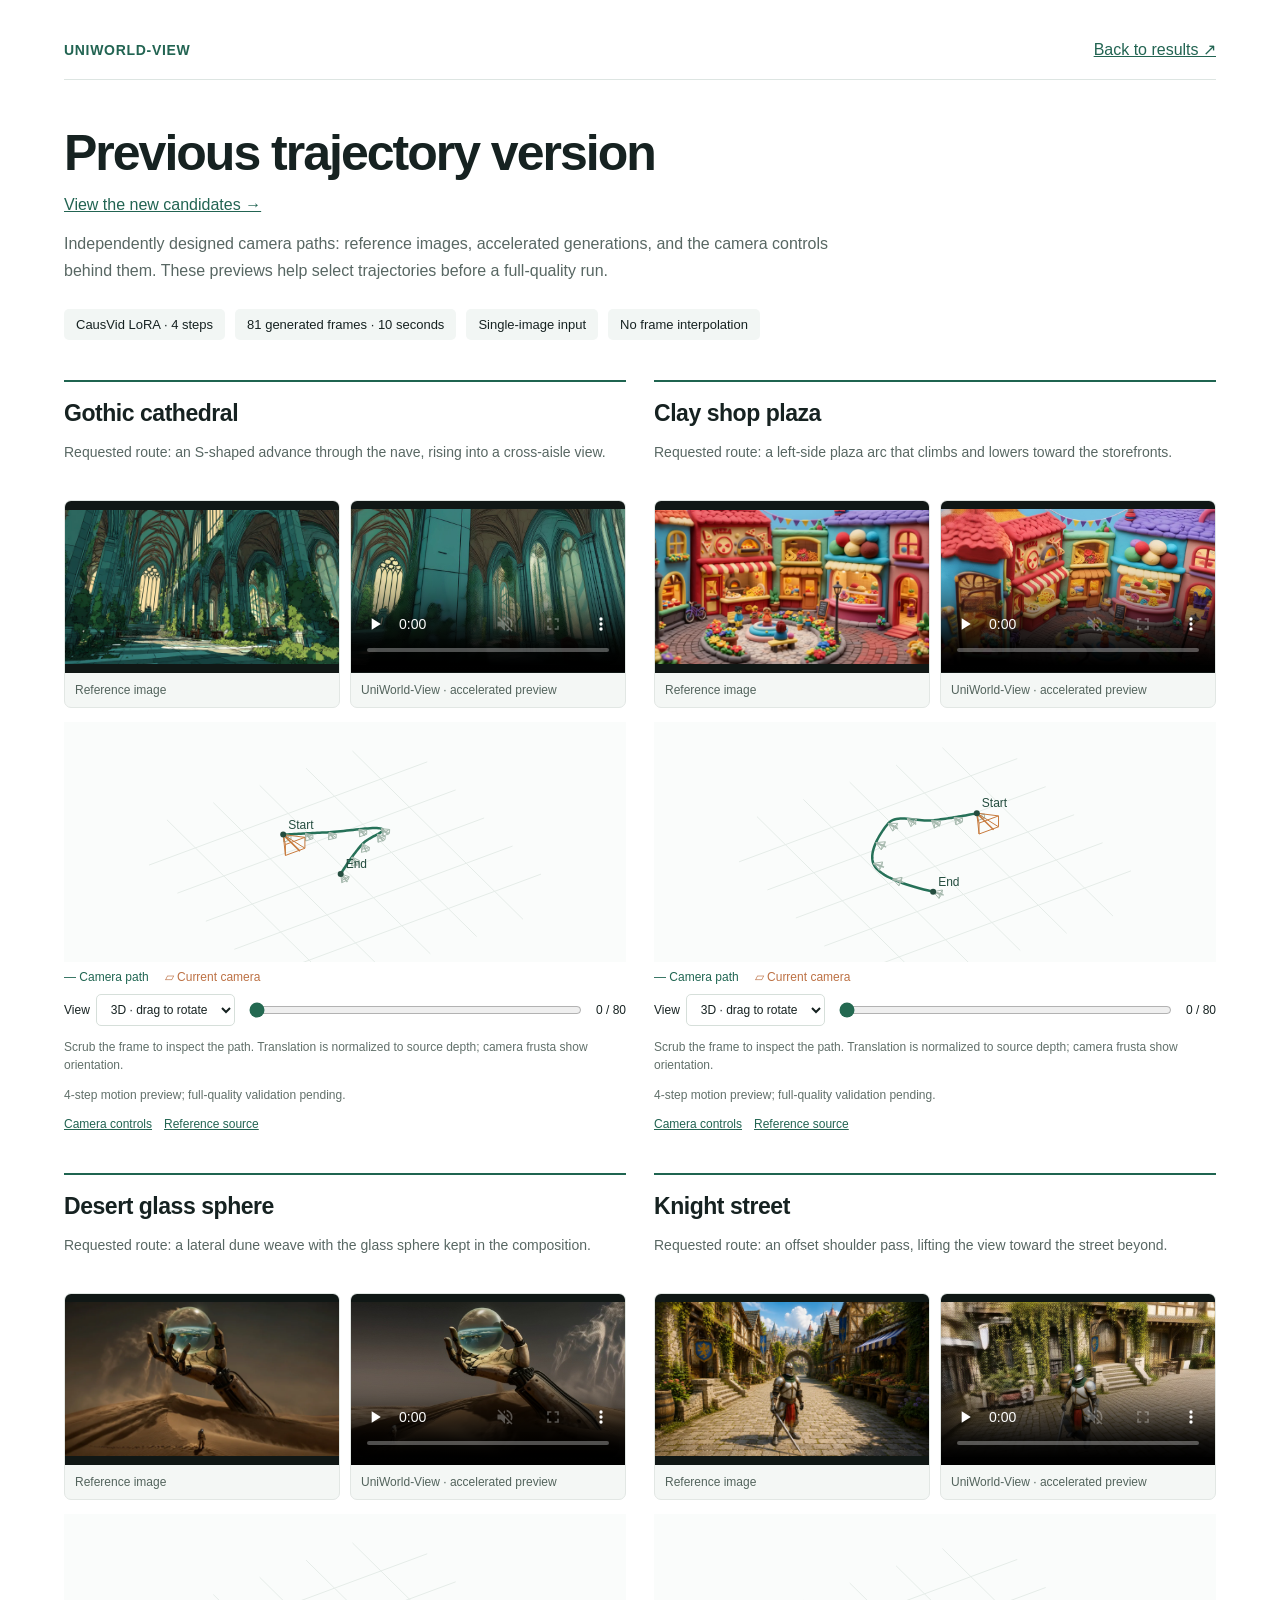
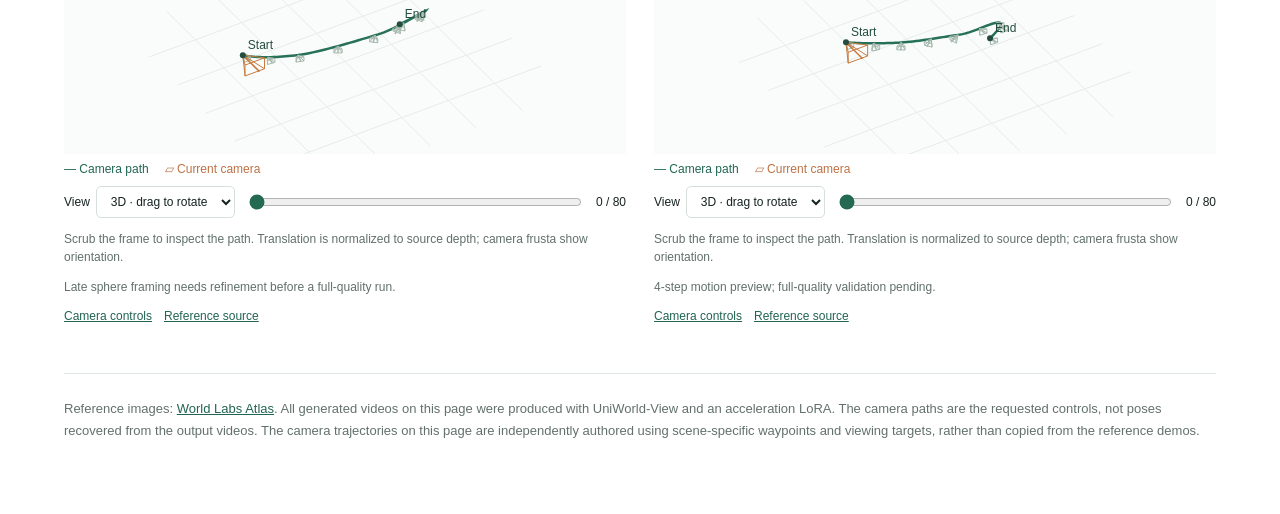
<file: fast-previews/v1/index.html>
<!doctype html>
<html lang="en"><head><meta charset="utf-8"><meta name="viewport" content="width=device-width,initial-scale=1"><title>Trajectory previews · UniWorld-View</title><meta name="description" content="Accelerated camera trajectory previews for UniWorld-View."><style>
:root{font-family:Inter,Arial,sans-serif;color:#162221;background:#fff;font-synthesis:none}*{box-sizing:border-box}body{margin:0}main{max-width:1200px;padding:40px 24px 72px;margin:auto}a{color:#226452}header{display:flex;align-items:center;justify-content:space-between;gap:20px;border-bottom:1px solid #dde5e2;padding-bottom:20px}.brand{font-weight:750;text-decoration:none;letter-spacing:.05em;font-size:14px}h1{font-size:clamp(30px,4vw,50px);font-weight:650;letter-spacing:-.04em;margin:46px 0 14px;line-height:1.08}.intro{max-width:770px;color:#586763;line-height:1.7;margin:0}.settings{display:flex;flex-wrap:wrap;gap:10px;margin:25px 0 40px}.settings span{background:#f2f6f4;padding:8px 12px;font-size:13px;border-radius:5px}.grid{display:grid;grid-template-columns:repeat(2,minmax(0,1fr));gap:42px 28px}article{min-width:0;border-top:2px solid #1f6450;padding-top:18px}h2{font-size:23px;letter-spacing:-.02em;margin:0 0 8px}.description{line-height:1.6;color:#586763;font-size:14px;min-height:45px}.pair{display:grid;grid-template-columns:1fr 1fr;gap:10px}figure{margin:0;min-width:0;background:#f4f7f5;border:1px solid #e2e7e4;border-radius:7px;overflow:hidden}.pair img,.pair video{width:100%;aspect-ratio:16/10;object-fit:contain;display:block;background:#101715}.pair figcaption{font-size:12px;padding:10px;color:#53645d}.camera{margin-top:14px}.camera canvas{width:100%;height:240px;display:block;touch-action:none;background:#fafcfb}.controls{display:flex;align-items:center;gap:12px;flex-wrap:wrap;margin-top:10px;font-size:12px}select,button{font:inherit;padding:7px 10px;color:inherit;background:#fff;border:1px solid #d6dfda;border-radius:5px}input{min-width:80px;flex:1;accent-color:#246951}label{display:flex;align-items:center;gap:6px}.hint{font-size:12px;color:#61706a;line-height:1.5}.meta{font-size:12px;color:#63736c;margin-top:13px}.meta a{margin-right:12px}.legend{display:flex;gap:16px;font-size:12px;color:#65766e;margin:8px 0}.legend b{font-weight:500;color:#206652}.legend span{color:#bd7144}footer{border-top:1px solid #e0e7e3;padding-top:24px;margin-top:50px;line-height:1.7;color:#63716b;font-size:13px}a:focus-visible,button:focus-visible,select:focus-visible,input:focus-visible{outline:3px solid #7ab4a3;outline-offset:3px}@media(max-width:740px){main{padding:24px 16px 44px}.grid{grid-template-columns:1fr}.description{min-height:0}.camera canvas{height:230px}h1{margin-top:32px}}@media(prefers-reduced-motion:reduce){*{scroll-behavior:auto}}
</style></head><body><main><header><a class="brand" href="../../">UNIWORLD-VIEW</a><a href="../../#results">Back to results ↗</a></header><h1>Previous trajectory version</h1><p><a href="../">View the new candidates →</a></p><p class="intro">Independently designed camera paths: reference images, accelerated generations, and the camera controls behind them. These previews help select trajectories before a full-quality run.</p><div class="settings"><span>CausVid LoRA · 4 steps</span><span>81 generated frames · 10 seconds</span><span>Single-image input</span><span>No frame interpolation</span></div><div class="grid"><article id="cathedral_v2"><h2>Gothic cathedral</h2><p class="description">Requested route: an S-shaped advance through the nave, rising into a cross-aisle view.</p><div class="pair"><figure><img loading="lazy" decoding="async" src="cathedral_v2-input.webp" alt="Gothic cathedral reference image"><figcaption>Reference image</figcaption></figure><figure><video controls muted playsinline preload="none" poster="cathedral_v2-poster.jpg?v=51abfc3797"><source src="cathedral_v2.mp4?v=51abfc3797" type="video/mp4"></video><figcaption>UniWorld-View · accelerated preview</figcaption></figure></div><div class="camera"><canvas aria-label="Camera path and orientations for Gothic cathedral"></canvas><div class="legend"><b>— Camera path</b><span>▱ Current camera</span></div><div class="controls"><label>View <select><option value="3d">3D · drag to rotate</option><option value="top">Top</option><option value="side">Side</option></select></label><input type="range" min="0" max="80" value="0" step="1" aria-label="Camera frame"><span class="frame">0 / 80</span></div><p class="hint">Scrub the frame to inspect the path. Translation is normalized to source depth; camera frusta show orientation.</p></div><p class="hint">4-step motion preview; full-quality validation pending.</p><div class="meta"><a href="cathedral_v2-cameras.json">Camera controls</a><a href="https://worldlabs.ai/blog/atlas">Reference source</a></div></article><article id="clay_shops_v2"><h2>Clay shop plaza</h2><p class="description">Requested route: a left-side plaza arc that climbs and lowers toward the storefronts.</p><div class="pair"><figure><img loading="lazy" decoding="async" src="clay_shops_v2-input.webp" alt="Clay shop plaza reference image"><figcaption>Reference image</figcaption></figure><figure><video controls muted playsinline preload="none" poster="clay_shops_v2-poster.jpg?v=9c2e007af5"><source src="clay_shops_v2.mp4?v=9c2e007af5" type="video/mp4"></video><figcaption>UniWorld-View · accelerated preview</figcaption></figure></div><div class="camera"><canvas aria-label="Camera path and orientations for Clay shop plaza"></canvas><div class="legend"><b>— Camera path</b><span>▱ Current camera</span></div><div class="controls"><label>View <select><option value="3d">3D · drag to rotate</option><option value="top">Top</option><option value="side">Side</option></select></label><input type="range" min="0" max="80" value="0" step="1" aria-label="Camera frame"><span class="frame">0 / 80</span></div><p class="hint">Scrub the frame to inspect the path. Translation is normalized to source depth; camera frusta show orientation.</p></div><p class="hint">4-step motion preview; full-quality validation pending.</p><div class="meta"><a href="clay_shops_v2-cameras.json">Camera controls</a><a href="https://worldlabs.ai/blog/atlas">Reference source</a></div></article><article id="sand_marble_v2"><h2>Desert glass sphere</h2><p class="description">Requested route: a lateral dune weave with the glass sphere kept in the composition.</p><div class="pair"><figure><img loading="lazy" decoding="async" src="sand_marble_v2-input.webp" alt="Desert glass sphere reference image"><figcaption>Reference image</figcaption></figure><figure><video controls muted playsinline preload="none" poster="sand_marble_v2-poster.jpg?v=655c573278"><source src="sand_marble_v2.mp4?v=655c573278" type="video/mp4"></video><figcaption>UniWorld-View · accelerated preview</figcaption></figure></div><div class="camera"><canvas aria-label="Camera path and orientations for Desert glass sphere"></canvas><div class="legend"><b>— Camera path</b><span>▱ Current camera</span></div><div class="controls"><label>View <select><option value="3d">3D · drag to rotate</option><option value="top">Top</option><option value="side">Side</option></select></label><input type="range" min="0" max="80" value="0" step="1" aria-label="Camera frame"><span class="frame">0 / 80</span></div><p class="hint">Scrub the frame to inspect the path. Translation is normalized to source depth; camera frusta show orientation.</p></div><p class="hint">Late sphere framing needs refinement before a full-quality run.</p><div class="meta"><a href="sand_marble_v2-cameras.json">Camera controls</a><a href="https://worldlabs.ai/blog/atlas">Reference source</a></div></article><article id="knight"><h2>Knight street</h2><p class="description">Requested route: an offset shoulder pass, lifting the view toward the street beyond.</p><div class="pair"><figure><img loading="lazy" decoding="async" src="knight-input.webp" alt="Knight street reference image"><figcaption>Reference image</figcaption></figure><figure><video controls muted playsinline preload="none" poster="knight-poster.jpg?v=8055c37b05"><source src="knight.mp4?v=8055c37b05" type="video/mp4"></video><figcaption>UniWorld-View · accelerated preview</figcaption></figure></div><div class="camera"><canvas aria-label="Camera path and orientations for Knight street"></canvas><div class="legend"><b>— Camera path</b><span>▱ Current camera</span></div><div class="controls"><label>View <select><option value="3d">3D · drag to rotate</option><option value="top">Top</option><option value="side">Side</option></select></label><input type="range" min="0" max="80" value="0" step="1" aria-label="Camera frame"><span class="frame">0 / 80</span></div><p class="hint">Scrub the frame to inspect the path. Translation is normalized to source depth; camera frusta show orientation.</p></div><p class="hint">4-step motion preview; full-quality validation pending.</p><div class="meta"><a href="knight-cameras.json">Camera controls</a><a href="https://worldlabs.ai/blog/atlas">Reference source</a></div></article></div><footer>Reference images: <a href="https://worldlabs.ai/blog/atlas">World Labs Atlas</a>. All generated videos on this page were produced with UniWorld-View and an acceleration LoRA. The camera paths are the requested controls, not poses recovered from the output videos. The camera trajectories on this page are independently authored using scene-specific waypoints and viewing targets, rather than copied from the reference demos.</footer></main>
<script>
const records=[{"scene":"cathedral_v2","poses":[[[1.0,0.0,0.0,0.0],[0.0,1.0,0.0,0.0],[0.0,0.0,1.0,0.0],[0.0,0.0,0.0,1.0]],[[0.999970018863678,-0.0,-0.007449999917298555,0.009270000271499157],[0.0,1.0,-0.00019999999494757503,-0.00022000000171829015],[0.007449999917298555,0.00019999999494757503,0.999970018863678,0.005160000175237656],[0.0,0.0,0.0,1.0]],[[0.9998900294303894,-0.0,-0.014960000291466713,0.018540000542998314],[0.0,1.0,-0.0002899999963119626,-0.0005699999746866524],[0.014960000291466713,0.0002899999963119626,0.9998900294303894,0.010459999553859234],[0.0,0.0,0.0,1.0]],[[0.999750018119812,-9.999999747378752e-06,-0.022549999877810478,0.02782999910414219],[0.0,1.0,-0.0003000000142492354,-0.0010499999625608325],[0.022549999877810478,0.0003000000142492354,0.999750018119812,0.015890000388026237],[0.0,0.0,0.0,1.0]],[[0.9995399713516235,-9.999999747378752e-06,-0.030220000073313713,0.037129998207092285],[0.0,1.0,-0.00022000000171829015,-0.0016299999551847577],[0.030220000073313713,0.00022000000171829015,0.9995399713516235,0.021449999883770943],[0.0,0.0,0.0,1.0]],[[0.9992799758911133,-0.0,-0.03796999901533127,0.04645000025629997],[0.0,1.0,-5.999999848427251e-05,-0.0023300000466406345],[0.03796999901533127,5.999999848427251e-05,0.9992799758911133,0.027140000835061073],[0.0,0.0,0.0,1.0]],[[0.9989500045776367,9.999999747378752e-06,-0.04579000174999237,0.05576999858021736],[-0.0,1.0,0.0001900000061141327,-0.003120000008493662],[0.04579000174999237,-0.0001900000061141327,0.9989500045776367,0.03294999897480011],[0.0,0.0,0.0,1.0]],[[0.9985600113868713,2.9999999242136255e-05,-0.053700000047683716,0.06510999798774719],[-0.0,1.0,0.0005099999834783375,-0.004009999800473452],[0.053700000047683716,-0.0005099999834783375,0.9985600113868713,0.03888000175356865],[0.0,0.0,0.0,1.0]],[[0.9980999827384949,5.999999848427251e-05,-0.06168999895453453,0.0744599997997284],[-0.0,1.0,0.000910000002477318,-0.004989999812096357],[0.06168999895453453,-0.0008999999845400453,0.9980999827384949,0.044929999858140945],[0.0,0.0,0.0,1.0]],[[0.9975600242614746,9.999999747378752e-05,-0.06976000219583511,0.08382000029087067],[-0.0,1.0,0.0013699999544769526,-0.006049999967217445],[0.06976000219583511,-0.0013599999947473407,0.9975600242614746,0.051089998334646225],[0.0,0.0,0.0,1.0]],[[0.9969599843025208,0.0001500000071246177,-0.07793000340461731,0.09318999946117401],[-0.0,1.0,0.0018899999558925629,-0.007189999800175428],[0.07793000340461731,-0.0018899999558925629,0.9969599843025208,0.05736999958753586],[0.0,0.0,0.0,1.0]],[[0.9962800145149231,0.0002099999983329326,-0.08618000149726868,0.1025800034403801],[-0.0,1.0,0.0024800000246614218,-0.008390000090003014],[0.08618000149726868,-0.002469999948516488,0.9962800145149231,0.06375999748706818],[0.0,0.0,0.0,1.0]],[[0.9955199956893921,0.0003000000142492354,-0.09452000260353088,0.11197999864816666],[-0.0,1.0,0.003120000008493662,-0.00965999998152256],[0.09452000260353088,-0.003109999932348728,0.9955199956893921,0.07026000320911407],[0.0,0.0,0.0,1.0]],[[0.9946900010108948,0.00039000000106170774,-0.10294999927282333,0.12138999998569489],[-0.0,0.9999899864196777,0.003819999983534217,-0.010979999788105488],[0.10294999927282333,-0.003800000064074993,0.9946799874305725,0.07686000317335129],[0.0,0.0,0.0,1.0]],[[0.9937700033187866,0.0005099999834783375,-0.1114799976348877,0.1308099925518036],[-0.0,0.9999899864196777,0.004559999797493219,-0.012350000441074371],[0.1114799976348877,-0.004530000034719706,0.9937599897384644,0.08357000350952148],[0.0,0.0,0.0,1.0]],[[0.9927600026130676,0.0006399999838322401,-0.1200999990105629,0.14023999869823456],[-0.0,0.9999899864196777,0.0053400001488626,-0.01375999953597784],[0.1200999990105629,-0.0052999998442828655,0.9927499890327454,0.090379998087883],[0.0,0.0,0.0,1.0]],[[0.9916700124740601,0.0007900000200606883,-0.12881000339984894,0.14969000220298767],[-0.0,0.9999799728393555,0.0061599998734891415,-0.015209999866783619],[0.12881000339984894,-0.00610999995842576,0.9916499853134155,0.09728000313043594],[0.0,0.0,0.0,1.0]],[[0.9904800057411194,0.0009599999757483602,-0.1376200020313263,0.15915000438690186],[-0.0,0.9999799728393555,0.007009999826550484,-0.016680000349879265],[0.1376200020313263,-0.006940000224858522,0.9904599785804749,0.1042800024151802],[0.0,0.0,0.0,1.0]],[[0.9892100095748901,0.0011599999852478504,-0.14653000235557556,0.1686200052499771],[-0.0,0.999970018863678,0.007890000008046627,-0.01817999966442585],[0.14653000235557556,-0.007809999864548445,0.9891700148582458,0.11136999726295471],[0.0,0.0,0.0,1.0]],[[0.9878299832344055,0.0013699999544769526,-0.15554000437259674,0.17810000479221344],[-0.0,0.9999600052833557,0.008790000341832638,-0.019700000062584877],[0.15554000437259674,-0.0086899995803833,0.9877899885177612,0.11855000257492065],[0.0,0.0,0.0,1.0]],[[0.9866799712181091,0.0015899999998509884,-0.1626800000667572,0.18788999319076538],[-0.0,0.9999499917030334,0.00977999996393919,-0.02126000076532364],[0.16268999874591827,-0.009650000371038914,0.9866300225257874,0.1258399933576584],[0.0,0.0,0.0,1.0]],[[0.9864299893379211,0.0017999999690800905,-0.1641799956560135,0.1984899938106537],[-0.0,0.9999399781227112,0.010979999788105488,-0.02295999974012375],[0.16418999433517456,-0.010830000042915344,0.9863700270652771,0.13327999413013458],[0.0,0.0,0.0,1.0]],[[0.9870399832725525,0.001979999942705035,-0.16044999659061432,0.20980000495910645],[-0.0,0.9999200105667114,0.012360000051558018,-0.024790000170469284],[0.1604599952697754,-0.012199999764561653,0.9869700074195862,0.14087000489234924],[0.0,0.0,0.0,1.0]],[[0.9883700013160706,0.0021200000774115324,-0.1520799994468689,0.22168000042438507],[-0.0,0.9998999834060669,0.013919999822974205,-0.026760000735521317],[0.15209999680519104,-0.01375999953597784,0.9882699847221375,0.1485999971628189],[0.0,0.0,0.0,1.0]],[[0.9901900291442871,0.0021899999119341373,-0.1397400051355362,0.23399999737739563],[-0.0,0.9998800158500671,0.015629999339580536,-0.028860000893473625],[0.13976000249385834,-0.015479999594390392,0.9900599718093872,0.15647999942302704],[0.0,0.0,0.0,1.0]],[[0.9922699928283691,0.0021699999924749136,-0.12409000098705292,0.24661000072956085],[-0.0,0.9998499751091003,0.017500000074505806,-0.03109000064432621],[0.12409999966621399,-0.01735999993979931,0.9921200275421143,0.1644899994134903],[0.0,0.0,0.0,1.0]],[[0.994379997253418,0.0020600000862032175,-0.10580000281333923,0.2593899965286255],[-0.0,0.999809980392456,0.01948999986052513,-0.03344999998807907],[0.10582000017166138,-0.019379999488592148,0.9941999912261963,0.17264999449253082],[0.0,0.0,0.0,1.0]],[[0.9963300228118896,0.0018500000005587935,-0.08557000011205673,0.27219998836517334],[-0.0,0.9997699856758118,0.021609999239444733,-0.03595000132918358],[0.08558999747037888,-0.021530000492930412,0.9961000084877014,0.18094000220298767],[0.0,0.0,0.0,1.0]],[[0.99795001745224,0.0015300000086426735,-0.0640299990773201,0.2849099934101105],[-0.0,0.9997199773788452,0.023830000311136246,-0.03857000172138214],[0.06404999643564224,-0.02377999946475029,0.9976599812507629,0.18935999274253845],[0.0,0.0,0.0,1.0]],[[0.9991199970245361,0.0010900000343099236,-0.04180999845266342,0.29736998677253723],[-0.0,0.9996600151062012,0.0261400006711483,-0.0413299985229969],[0.041829999536275864,-0.026119999587535858,0.9987800121307373,0.19791999459266663],[0.0,0.0,0.0,1.0]],[[0.999809980392456,0.0005600000149570405,-0.01947000063955784,0.30946001410484314],[-0.0,0.9995899796485901,0.028529999777674675,-0.04422000050544739],[0.01947999931871891,-0.028519999235868454,0.9994000196456909,0.20660999417304993],[0.0,0.0,0.0,1.0]],[[1.0,-7.999999797903001e-05,0.002469999948516488,0.32104000449180603],[-0.0,0.9995200037956238,0.030980000272393227,-0.04723000153899193],[-0.002469999948516488,-0.030980000272393227,0.9995200037956238,0.21541999280452728],[0.0,0.0,0.0,1.0]],[[0.9997199773788452,-0.0007900000200606883,0.023569999262690544,0.3319700062274933],[-0.0,0.9994400143623352,0.033479999750852585,-0.050370000302791595],[-0.023579999804496765,-0.03347000107169151,0.9991599917411804,0.2243500053882599],[0.0,0.0,0.0,1.0]],[[0.9990599751472473,-0.001560000004246831,0.04341999813914299,0.34213000535964966],[-0.0,0.9993500113487244,0.03601999953389168,-0.05364000052213669],[-0.0434500016272068,-0.03598000109195709,0.9984099864959717,0.23341000080108643],[0.0,0.0,0.0,1.0]],[[0.9980900287628174,-0.0023799999617040157,0.06168000027537346,0.3513599932193756],[-0.0,0.9992600083351135,0.038589999079704285,-0.057029999792575836],[-0.061719998717308044,-0.038509998470544815,0.9973499774932861,0.24257999658584595],[0.0,0.0,0.0,1.0]],[[0.9969499707221985,-0.003220000071451068,0.0780399963259697,0.35954999923706055],[-0.0,0.9991499781608582,0.041179999709129333,-0.06055000051856041],[-0.07810000330209732,-0.04106000065803528,0.9961000084877014,0.2518799901008606],[0.0,0.0,0.0,1.0]],[[0.9957299828529358,-0.004040000028908253,0.0922200009226799,0.3665499985218048],[-0.0,0.9990400075912476,0.04380999878048897,-0.06419000029563904],[-0.09230999648571014,-0.04362000152468681,0.9947699904441833,0.26128000020980835],[0.0,0.0,0.0,1.0]],[[0.9945700168609619,-0.004840000066906214,0.10395999997854233,0.37222999334335327],[-0.0,0.9989200234413147,0.046470001339912415,-0.06796000152826309],[-0.10407000035047531,-0.046220000833272934,0.9934999942779541,0.27079999446868896],[0.0,0.0,0.0,1.0]],[[0.9935799837112427,-0.0055599999614059925,0.11298999935388565,0.3764599859714508],[-0.0,0.9987900257110596,0.04918000102043152,-0.0718500018119812],[-0.11313000321388245,-0.04887000098824501,0.9923800230026245,0.28042998909950256],[0.0,0.0,0.0,1.0]],[[0.9928699731826782,-0.0061900001019239426,0.1190200001001358,0.37909001111984253],[-0.0,0.9986500144004822,0.05195999890565872,-0.07586000114679337],[-0.11918999999761581,-0.051589999347925186,0.9915300011634827,0.29016000032424927],[0.0,0.0,0.0,1.0]],[[0.9925400018692017,-0.006680000107735395,0.12172000110149384,0.3799999952316284],[-0.0,0.9984999895095825,0.05482000112533569,-0.07999999821186066],[-0.12189999967813492,-0.054420001804828644,0.9910500049591064,0.30000001192092896],[0.0,0.0,0.0,1.0]],[[0.992609977722168,-0.0070500001311302185,0.12115000188350677,0.37887001037597656],[-0.0,0.9983100295066833,0.058070000261068344,-0.08459000289440155],[-0.12135999649763107,-0.05764000117778778,0.9909300208091736,0.3100000023841858],[0.0,0.0,0.0,1.0]],[[0.9930099844932556,-0.007319999858736992,0.11782000213861465,0.3755899965763092],[-0.0,0.9980800151824951,0.061969999223947525,-0.08992999792098999],[-0.11804000288248062,-0.06154000014066696,0.991100013256073,0.3202199935913086],[0.0,0.0,0.0,1.0]],[[0.993690013885498,-0.007459999993443489,0.11189000308513641,0.37031999230384827],[-0.0,0.9977800250053406,0.06655000150203705,-0.09594999998807907],[-0.1121399998664856,-0.06612999737262726,0.9914900064468384,0.3306500017642975],[0.0,0.0,0.0,1.0]],[[0.9945999979972839,-0.007449999917298555,0.10350999981164932,0.3632200062274933],[-0.0,0.9974200129508972,0.07182999700307846,-0.1025800034403801],[-0.10377000272274017,-0.07143999636173248,0.9920300245285034,0.34126999974250793],[0.0,0.0,0.0,1.0]],[[0.9956600069999695,-0.007240000180900097,0.09278000146150589,0.354449987411499],[-0.0,0.996969997882843,0.07784000039100647,-0.1097399964928627],[-0.09306000173091888,-0.07750000059604645,0.9926400184631348,0.35207998752593994],[0.0,0.0,0.0,1.0]],[[0.9967899918556213,-0.006779999937862158,0.07981999963521957,0.3441700041294098],[-0.0,0.9964100122451782,0.08461999893188477,-0.11738000065088272],[-0.08010999858379364,-0.08434999734163284,0.9932100176811218,0.363070011138916],[0.0,0.0,0.0,1.0]],[[0.9978799819946289,-0.0059899999760091305,0.06474000215530396,0.33254000544548035],[-0.0,0.9957399964332581,0.09218999743461609,-0.12541000545024872],[-0.06500999629497528,-0.09200000017881393,0.9936299920082092,0.3742299973964691],[0.0,0.0,0.0,1.0]],[[0.9988499879837036,-0.004819999914616346,0.04766000062227249,0.31972000002861023],[-0.0,0.9949300289154053,0.1005999967455864,-0.13378000259399414],[-0.0478999987244606,-0.10048999637365341,0.9937800168991089,0.3855400085449219],[0.0,0.0,0.0,1.0]],[[0.9995800256729126,-0.0031799999997019768,0.028759999200701714,0.3058600127696991],[-0.0,0.9939500093460083,0.10987000167369843,-0.14240999519824982],[-0.028929999098181725,-0.10982000082731247,0.9935299754142761,0.3970099985599518],[0.0,0.0,0.0,1.0]],[[0.999970018863678,-0.0010000000474974513,0.008249999955296516,0.291130006313324],[-0.0,0.9927700161933899,0.12001000344753265,-0.15123000741004944],[-0.008310000412166119,-0.11999999731779099,0.9927399754524231,0.4086099863052368],[0.0,0.0,0.0,1.0]],[[0.9999099969863892,0.0017900000093504786,-0.01355000026524067,0.27570000290870667],[-0.0,0.991379976272583,0.1310099959373474,-0.160180002450943],[0.013670000247657299,-0.13099999725818634,0.9912899732589722,0.42034000158309937],[0.0,0.0,0.0,1.0]],[[0.9993299841880798,0.005229999776929617,-0.03626000136137009,0.25971001386642456],[-0.0,0.9897400140762329,0.14284999668598175,-0.1691800057888031],[0.03663000091910362,-0.14274999499320984,0.989080011844635,0.4321799874305725],[0.0,0.0,0.0,1.0]],[[0.9981899857521057,0.009340000338852406,-0.059369999915361404,0.24332000315189362],[-0.0,0.9878399968147278,0.15546999871730804,-0.17816999554634094],[0.060100000351667404,-0.15518000721931458,0.9860600233078003,0.4441399872303009],[0.0,0.0,0.0,1.0]],[[0.9965100288391113,0.01408000010997057,-0.08225999772548676,0.2267100065946579],[-0.0,0.9856600165367126,0.1687600016593933,-0.18706999719142914],[0.08344999700784683,-0.1681700050830841,0.9822199940681458,0.45618999004364014],[0.0,0.0,0.0,1.0]],[[0.9943699836730957,0.019349999725818634,-0.10417000204324722,0.2100200057029724],[-0.0,0.9831900000572205,0.18258999288082123,-0.19582000374794006],[0.1059499979019165,-0.1815599948167801,0.9776600003242493,0.4683299958705902],[0.0,0.0,0.0,1.0]],[[0.9919400215148926,0.02493000030517578,-0.12421999871730804,0.19341999292373657],[-0.0,0.9804499745368958,0.19676999747753143,-0.20434999465942383],[0.1266999989748001,-0.19518999755382538,0.9725499749183655,0.4805600047111511],[0.0,0.0,0.0,1.0]],[[0.9894800186157227,0.030540000647306442,-0.14142000675201416,0.1770700067281723],[-0.0,0.9774699807167053,0.21107999980449677,-0.21258999407291412],[0.144679993391037,-0.20885999500751495,0.9671800136566162,0.49285000562667847],[0.0,0.0,0.0,1.0]],[[0.9873200058937073,0.035760000348091125,-0.15467000007629395,0.1611199975013733],[-0.0,0.9743000268936157,0.22524000704288483,-0.22045999765396118],[0.1587499976158142,-0.22237999737262726,0.9619500041007996,0.5051900148391724],[0.0,0.0,0.0,1.0]],[[0.9858400225639343,0.040059998631477356,-0.16282999515533447,0.14574000239372253],[-0.0,0.9710400104522705,0.23892000317573547,-0.22789999842643738],[0.1676899939775467,-0.2355400025844574,0.95728999376297,0.5175899863243103],[0.0,0.0,0.0,1.0]],[[0.9854099750518799,0.04284999892115593,-0.16471999883651733,0.13109000027179718],[-0.0,0.9677900075912476,0.2517699897289276,-0.23485000431537628],[0.17020000517368317,-0.24809999763965607,0.9536700248718262,0.5300300121307373],[0.0,0.0,0.0,1.0]],[[0.986270010471344,0.04351000115275383,-0.1593399941921234,0.11729999631643295],[-0.0,0.9646900296211243,0.26339998841285706,-0.241239994764328],[0.16516999900341034,-0.25977998971939087,0.9514399766921997,0.5425000190734863],[0.0,0.0,0.0,1.0]],[[0.9876400232315063,0.04298999905586243,-0.1507200002670288,0.10373999923467636],[-0.0,0.961650013923645,0.27428001165390015,-0.24737000465393066],[0.15672999620437622,-0.2708899974822998,0.9497699737548828,0.5550600290298462],[0.0,0.0,0.0,1.0]],[[0.989109992980957,0.04191000014543533,-0.14111000299453735,0.09004999697208405],[-0.0,0.958620011806488,0.2846899926662445,-0.25343000888824463],[0.1472100019454956,-0.28158000111579895,0.9481800198554993,0.5677300095558167],[0.0,0.0,0.0,1.0]],[[0.9906299710273743,0.04022999852895737,-0.13052000105381012,0.07624000310897827],[-0.0,0.9556400179862976,0.2945399880409241,-0.2593899965286255],[0.13658000528812408,-0.2917799949645996,0.9466800093650818,0.5805299878120422],[0.0,0.0,0.0,1.0]],[[0.992169976234436,0.03793000057339668,-0.11896999925374985,0.06230999901890755],[-0.0,0.9527400135993958,0.3037700057029724,-0.2652600109577179],[0.12487000226974487,-0.30138999223709106,0.9452900290489197,0.5934500098228455],[0.0,0.0,0.0,1.0]],[[0.9937000274658203,0.035009998828172684,-0.10649999976158142,0.048259999603033066],[-0.0,0.9499899744987488,0.3122999966144562,-0.2710399925708771],[0.11209999769926071,-0.31033000349998474,0.9440000057220459,0.6064800024032593],[0.0,0.0,0.0,1.0]],[[0.9951599836349487,0.0314599983394146,-0.09313999861478806,0.03409000113606453],[-0.0,0.9473999738693237,0.3200500011444092,-0.27671000361442566],[0.09831000119447708,-0.31850001215934753,0.9428099989891052,0.6196200251579285],[0.0,0.0,0.0,1.0]],[[0.9965000152587891,0.027319999411702156,-0.07897000014781952,0.01979999989271164],[-0.0,0.9450399875640869,0.3269599974155426,-0.2822900116443634],[0.08355999737977982,-0.3258199989795685,0.9417300224304199,0.6328700184822083],[0.0,0.0,0.0,1.0]],[[0.9976900219917297,0.022619999945163727,-0.06406000256538391,0.005410000216215849],[-0.0,0.9429299831390381,0.3330000042915344,-0.2877599895000458],[0.06792999804019928,-0.33223000168800354,0.940750002861023,0.6462399959564209],[0.0,0.0,0.0,1.0]],[[0.9986699819564819,0.017419999465346336,-0.04848000034689903,-0.009109999984502792],[-0.0,0.9411100149154663,0.3381099998950958,-0.29311999678611755],[0.05150999873876572,-0.337660014629364,0.9398599863052368,0.6597099900245667],[0.0,0.0,0.0,1.0]],[[0.9994099736213684,0.011780000291764736,-0.032340001314878464,-0.023730000481009483],[-0.0,0.9395999908447266,0.34226998686790466,-0.29837000370025635],[0.03441999852657318,-0.34205999970436096,0.939050018787384,0.6732900142669678],[0.0,0.0,0.0,1.0]],[[0.9998599886894226,0.005789999850094318,-0.01573999971151352,-0.03846000134944916],[-0.0,0.9384300112724304,0.3454599976539612,-0.3034999966621399],[0.016769999638199806,-0.34540998935699463,0.9383000135421753,0.6869699954986572],[0.0,0.0,0.0,1.0]],[[1.0,-0.0004600000102072954,0.001230000052601099,-0.053289998322725296],[-0.0,0.9376099705696106,0.347680002450943,-0.3085100054740906],[-0.0013099999632686377,-0.347680002450943,0.9376099705696106,0.700760006904602],[0.0,0.0,0.0,1.0]],[[0.999809980392456,-0.006870000157505274,0.01844000071287155,-0.06824000179767609],[-0.0,0.9371399879455566,0.34894999861717224,-0.313400000333786],[-0.019680000841617584,-0.34887999296188354,0.936959981918335,0.7146499752998352],[0.0,0.0,0.0,1.0]],[[0.9992700219154358,-0.01334999967366457,0.03579999879002571,-0.08327999711036682],[-0.0,0.9370200037956238,0.34929001331329346,-0.3181700110435486],[-0.03821000084280968,-0.3490299880504608,0.9363300204277039,0.728630006313324],[0.0,0.0,0.0,1.0]],[[0.9983900189399719,-0.01978999935090542,0.05319000035524368,-0.09843000024557114],[-0.0,0.9372299909591675,0.3487200140953064,-0.32280999422073364],[-0.056759998202323914,-0.3481599986553192,0.9357100129127502,0.7427200078964233],[0.0,0.0,0.0,1.0]],[[0.9971699714660645,-0.026119999587535858,0.07051999866962433,-0.11367999762296677],[-0.0,0.937749981880188,0.34731000661849976,-0.3273099958896637],[-0.07519999891519547,-0.3463299870491028,0.9350900053977966,0.7569000124931335],[0.0,0.0,0.0,1.0]],[[0.9956300258636475,-0.03223999962210655,0.08769000321626663,-0.12902000546455383],[-0.0,0.9385700225830078,0.3450999855995178,-0.3316799998283386],[-0.09342999756336212,-0.34358999133110046,0.9344599843025208,0.7711700201034546],[0.0,0.0,0.0,1.0]],[[0.9937800168991089,-0.03809000179171562,0.10459999740123749,-0.14445999264717102],[-0.0,0.9396499991416931,0.3421500027179718,-0.33590999245643616],[-0.11131999641656876,-0.34002000093460083,0.9337999820709229,0.785539984703064],[0.0,0.0,0.0,1.0]],[[0.9916700124740601,-0.04360000044107437,0.12118999660015106,-0.1599999964237213],[-0.0,0.9409599900245667,0.3385300040245056,-0.3400000035762787],[-0.12880000472068787,-0.33570998907089233,0.9331200122833252,0.800000011920929],[0.0,0.0,0.0,1.0]]]},{"scene":"clay_shops_v2","poses":[[[1.0,0.0,0.0,0.0],[0.0,1.0,0.0,0.0],[0.0,0.0,1.0,0.0],[0.0,0.0,0.0,1.0]],[[0.9999399781227112,-2.9999999242136255e-05,0.010850000195205212,-0.013779999688267708],[-0.0,1.0,0.002580000087618828,-0.003229999914765358],[-0.010850000195205212,-0.002580000087618828,0.9999399781227112,0.0009800000116229057],[0.0,0.0,0.0,1.0]],[[0.9997599720954895,-0.00011999999696854502,0.021779999136924744,-0.027659999206662178],[-0.0,0.9999899864196777,0.005379999987781048,-0.00674000009894371],[-0.021779999136924744,-0.005369999911636114,0.999750018119812,0.002199999988079071],[0.0,0.0,0.0,1.0]],[[0.999459981918335,-0.0002800000074785203,0.03280999884009361,-0.04162000119686127],[-0.0,0.9999600052833557,0.008390000090003014,-0.01051000040024519],[-0.03280999884009361,-0.008379999548196793,0.9994300007820129,0.003659999929368496],[0.0,0.0,0.0,1.0]],[[0.9990299940109253,-0.0005099999834783375,0.04391999915242195,-0.05567000061273575],[-0.0,0.9999300241470337,0.011610000394284725,-0.014530000276863575],[-0.04393000155687332,-0.011599999852478504,0.9989699721336365,0.0053400001488626],[0.0,0.0,0.0,1.0]],[[0.9984800219535828,-0.0008299999753944576,0.0551300011575222,-0.06981000304222107],[-0.0,0.9998900294303894,0.01501999981701374,-0.018789999186992645],[-0.05513999983668327,-0.014999999664723873,0.9983699917793274,0.0072200000286102295],[0.0,0.0,0.0,1.0]],[[0.9977899789810181,-0.0012400000123307109,0.066430002450943,-0.08404000103473663],[-0.0,0.9998300075531006,0.018629999831318855,-0.0232900008559227],[-0.06644000113010406,-0.01858999952673912,0.9976199865341187,0.009309999644756317],[0.0,0.0,0.0,1.0]],[[0.996969997882843,-0.0017399999778717756,0.07780999690294266,-0.09836000204086304],[-0.0,0.999750018119812,0.022420000284910202,-0.02800999954342842],[-0.0778300017118454,-0.022350000217556953,0.996720016002655,0.011579999700188637],[0.0,0.0,0.0,1.0]],[[0.9959999918937683,-0.002360000042244792,0.08929000049829483,-0.11276999861001968],[-0.0,0.9996500015258789,0.02638000063598156,-0.03294999897480011],[-0.08931999653577805,-0.026280000805854797,0.9956600069999695,0.014019999653100967],[0.0,0.0,0.0,1.0]],[[0.9948999881744385,-0.0030799999367445707,0.10085000097751617,-0.1272599995136261],[-0.0,0.999530017375946,0.03051000088453293,-0.03809000179171562],[-0.10090000182390213,-0.03034999966621399,0.9944300055503845,0.01662999950349331],[0.0,0.0,0.0,1.0]],[[0.9936400055885315,-0.003920000046491623,0.11249999701976776,-0.14184999465942383],[-0.0,0.9993900060653687,0.034790001809597015,-0.04343000054359436],[-0.11255999654531479,-0.03457000106573105,0.9930400252342224,0.01940000057220459],[0.0,0.0,0.0,1.0]],[[0.9922400116920471,-0.004879999905824661,0.12421999871730804,-0.15650999546051025],[-0.0,0.9992300271987915,0.03922000154852867,-0.04895000159740448],[-0.12432000041007996,-0.03891000151634216,0.9914799928665161,0.022299999371170998],[0.0,0.0,0.0,1.0]],[[0.9906899929046631,-0.005960000213235617,0.1360200047492981,-0.1712699979543686],[-0.0,0.9990400075912476,0.043779999017715454,-0.05465000122785568],[-0.13615000247955322,-0.043379999697208405,0.9897400140762329,0.025340000167489052],[0.0,0.0,0.0,1.0]],[[0.9889799952507019,-0.007180000189691782,0.14790000021457672,-0.1861100047826767],[-0.0,0.9988200068473816,0.04848000034689903,-0.060520000755786896],[-0.14806999266147614,-0.047940000891685486,0.9878100156784058,0.02848999947309494],[0.0,0.0,0.0,1.0]],[[0.9871100187301636,-0.00853000022470951,0.15984000265598297,-0.20103000104427338],[-0.0,0.9985799789428711,0.053279999643564224,-0.06654000282287598],[-0.16006000339984894,-0.05260000005364418,0.9857000112533569,0.03175000101327896],[0.0,0.0,0.0,1.0]],[[0.985069990158081,-0.01001999992877245,0.17182999849319458,-0.2160400003194809],[-0.0,0.9983100295066833,0.05820000171661377,-0.07270999997854233],[-0.17213000357151031,-0.05733000114560127,0.9834100008010864,0.035110000520944595],[0.0,0.0,0.0,1.0]],[[0.9828799962997437,-0.011649999767541885,0.18388999998569489,-0.23114000260829926],[-0.0,0.9980000257492065,0.06321000307798386,-0.0790100023150444],[-0.18424999713897705,-0.06212000176310539,0.9809100031852722,0.0385500006377697],[0.0,0.0,0.0,1.0]],[[0.9805200099945068,-0.013419999741017818,0.1959799975156784,-0.24630999565124512],[-0.0,0.9976599812507629,0.06830000132322311,-0.0854400023818016],[-0.19643999636173248,-0.06696999818086624,0.9782299995422363,0.04207000136375427],[0.0,0.0,0.0,1.0]],[[0.9779800176620483,-0.015329999849200249,0.20812000334262848,-0.2615799903869629],[-0.0,0.9973000288009644,0.07345999777317047,-0.09200000017881393],[-0.20868000388145447,-0.0718500018119812,0.9753400087356567,0.0456399992108345],[0.0,0.0,0.0,1.0]],[[0.9752799868583679,-0.017389999702572823,0.2202800065279007,-0.27691999077796936],[-0.0,0.9969000220298767,0.07868999987840652,-0.09865999966859818],[-0.2209700047969818,-0.0767500028014183,0.9722599983215332,0.04927000030875206],[0.0,0.0,0.0,1.0]],[[0.9723700284957886,-0.019680000841617584,0.2326200008392334,-0.29253000020980835],[-0.0,0.9964399933815002,0.08431000262498856,-0.10583999752998352],[-0.2334499955177307,-0.08197999745607376,0.9689099788665771,0.05305999889969826],[0.0,0.0,0.0,1.0]],[[0.9691699743270874,-0.02240999974310398,0.24538999795913696,-0.3087199926376343],[-0.0,0.9958599805831909,0.09093999862670898,-0.11433999985456467],[-0.24640999734401703,-0.08814000338315964,0.965149998664856,0.057259999215602875],[0.0,0.0,0.0,1.0]],[[0.9656699895858765,-0.02558000013232231,0.25852999091148376,-0.3254300057888031],[-0.0,0.995140016078949,0.09845999628305435,-0.12400999665260315],[-0.25979000329971313,-0.09508000314235687,0.9609699845314026,0.06185000017285347],[0.0,0.0,0.0,1.0]],[[0.961870014667511,-0.029190000146627426,0.27195999026298523,-0.3425700068473816],[-0.0,0.9942899942398071,0.10672999918460846,-0.13467000424861908],[-0.27351999282836914,-0.10266000032424927,0.9563699960708618,0.06679999828338623],[0.0,0.0,0.0,1.0]],[[0.9577699899673462,-0.033240001648664474,0.2856000065803528,-0.36006999015808105],[-0.0,0.9933000206947327,0.11558999866247177,-0.14614999294281006],[-0.28751999139785767,-0.11071000248193741,0.9513499736785889,0.07208000123500824],[0.0,0.0,0.0,1.0]],[[0.9533900022506714,-0.037689998745918274,0.2993699908256531,-0.37782999873161316],[-0.0,0.992169976234436,0.12490999698638916,-0.15828000009059906],[-0.3017300069332123,-0.1190899983048439,0.945930004119873,0.07767000049352646],[0.0,0.0,0.0,1.0]],[[0.9487400054931641,-0.04252000153064728,0.3131999969482422,-0.39577001333236694],[-0.0,0.990909993648529,0.13454000651836395,-0.1708800047636032],[-0.31606999039649963,-0.1276399940252304,0.9401100277900696,0.08354000002145767],[0.0,0.0,0.0,1.0]],[[0.9438199996948242,-0.04769999906420708,0.32701000571250916,-0.4138199985027313],[-0.0,0.9895300269126892,0.1443299949169159,-0.18378999829292297],[-0.3304699957370758,-0.13621999323368073,0.933929979801178,0.08967000246047974],[0.0,0.0,0.0,1.0]],[[0.9386500120162964,-0.05316000059247017,0.3407500088214874,-0.43189001083374023],[-0.0,0.9880499839782715,0.15414999425411224,-0.19682000577449799],[-0.344870001077652,-0.14469000697135925,0.9274299740791321,0.0960099995136261],[0.0,0.0,0.0,1.0]],[[0.9332699775695801,-0.05886000022292137,0.35433000326156616,-0.44988998770713806],[-0.0,0.9864799976348877,0.1638599932193756,-0.20980000495910645],[-0.3591800034046173,-0.15293000638484955,0.9206500053405762,0.10255999863147736],[0.0,0.0,0.0,1.0]],[[0.9276900291442871,-0.06470999866724014,0.3677000105381012,-0.467739999294281],[-0.0,0.9848600029945374,0.17332999408245087,-0.22257000207901],[-0.37334999442100525,-0.1607999950647354,0.9136499762535095,0.10927999764680862],[0.0,0.0,0.0,1.0]],[[0.9219499826431274,-0.07066000252962112,0.3808099925518036,-0.485370010137558],[-0.0,0.9832199811935425,0.18243999779224396,-0.23494000732898712],[-0.3873099982738495,-0.16820000112056732,0.9064800143241882,0.11614999920129776],[0.0,0.0,0.0,1.0]],[[0.9160799980163574,-0.07660999894142151,0.39361000061035156,-0.5026800036430359],[-0.0,0.9815800189971924,0.1910499930381775,-0.24673999845981598],[-0.4009999930858612,-0.1750199943780899,0.8992099761962891,0.12313000112771988],[0.0,0.0,0.0,1.0]],[[0.9101200103759766,-0.08247999846935272,0.4060499966144562,-0.519599974155426],[-0.0,0.9799900054931641,0.19905999302864075,-0.25780999660491943],[-0.4143500030040741,-0.1811700016260147,0.8919000029563904,0.13019999861717224],[0.0,0.0,0.0,1.0]],[[0.9041100144386292,-0.08817999809980392,0.4181100130081177,-0.5360400080680847],[-0.0,0.9784799814224243,0.20635999739170074,-0.2679600119590759],[-0.4273099899291992,-0.18657000362873077,0.8846499919891357,0.1373399943113327],[0.0,0.0,0.0,1.0]],[[0.8980900049209595,-0.0936100035905838,0.4297400116920471,-0.5519199967384338],[-0.0,0.9770900011062622,0.21283000707626343,-0.27702999114990234],[-0.43981999158859253,-0.19113999605178833,0.8775100111961365,0.14451999962329865],[0.0,0.0,0.0,1.0]],[[0.8921099901199341,-0.09866999834775925,0.44091999530792236,-0.5671499967575073],[-0.0,0.9758700132369995,0.2183700054883957,-0.2848399877548218],[-0.4518299996852875,-0.19481000304222107,0.8705700039863586,0.1517000049352646],[0.0,0.0,0.0,1.0]],[[0.886210024356842,-0.10326000303030014,0.45162999629974365,-0.5816599726676941],[-0.0,0.974839985370636,0.22288000583648682,-0.29120999574661255],[-0.4632900059223175,-0.19752000272274017,0.8639199733734131,0.15886999666690826],[0.0,0.0,0.0,1.0]],[[0.8804399967193604,-0.10728000104427338,0.46184998750686646,-0.5953599810600281],[-0.0,0.9740700125694275,0.2262600064277649,-0.2959800064563751],[-0.47415000200271606,-0.1992100030183792,0.8576099872589111,0.16598999500274658],[0.0,0.0,0.0,1.0]],[[0.8748599886894226,-0.11062999814748764,0.4715699851512909,-0.6081699728965759],[-0.0,0.9735699892044067,0.22840000689029694,-0.2989700138568878],[-0.48436999320983887,-0.19981999695301056,0.8517400026321411,0.17305000126361847],[0.0,0.0,0.0,1.0]],[[0.8695200085639954,-0.11320000141859055,0.48076000809669495,-0.6200000047683716],[-0.0,0.9733800292015076,0.22919000685214996,-0.30000001192092896],[-0.49390000104904175,-0.19929000735282898,0.8463699817657471,0.18000000715255737],[0.0,0.0,0.0,1.0]],[[0.8641999959945679,-0.11524000018835068,0.4897800087928772,-0.6314600110054016],[-0.0,0.9734200239181519,0.2290399968624115,-0.29969000816345215],[-0.5031499862670898,-0.19794000685214996,0.8412200212478638,0.186939999461174],[0.0,0.0,0.0,1.0]],[[0.858680009841919,-0.11706999689340591,0.49897000193595886,-0.6431599855422974],[-0.0,0.9735599756240845,0.22843000292778015,-0.298799991607666],[-0.5125200152397156,-0.19614000618457794,0.8359699845314026,0.19394999742507935],[0.0,0.0,0.0,1.0]],[[0.8529800176620483,-0.11868000030517578,0.5082700252532959,-0.655019998550415],[-0.0,0.973800003528595,0.22739000618457794,-0.29736000299453735],[-0.5219399929046631,-0.19395999610424042,0.8306400179862976,0.20103999972343445],[0.0,0.0,0.0,1.0]],[[0.8471500277519226,-0.12005999684333801,0.5176200270652771,-0.6669399738311768],[-0.0,0.9741399884223938,0.22595000267028809,-0.2953999936580658],[-0.5313599705696106,-0.19142000377178192,0.8252400159835815,0.20821000635623932],[0.0,0.0,0.0,1.0]],[[0.841189980506897,-0.1212100014090538,0.5269799828529358,-0.678849995136261],[-0.0,0.9745500087738037,0.22416000068187714,-0.2929700016975403],[-0.5407400131225586,-0.18855999410152435,0.8197900056838989,0.21546000242233276],[0.0,0.0,0.0,1.0]],[[0.8351500034332275,-0.12212999910116196,0.5362899899482727,-0.6906700134277344],[-0.0,0.9750400185585022,0.22203999757766724,-0.29010000824928284],[-0.5500199794769287,-0.18544000387191772,0.8143100142478943,0.22279000282287598],[0.0,0.0,0.0,1.0]],[[0.8290600180625916,-0.122809998691082,0.5454999804496765,-0.7023100256919861],[-0.0,0.9755799770355225,0.21964000165462494,-0.2868199944496155],[-0.559149980545044,-0.18208999931812286,0.8088200092315674,0.2301899939775467],[0.0,0.0,0.0,1.0]],[[0.8229600191116333,-0.123259998857975,0.5545700192451477,-0.7136800289154053],[-0.0,0.9761800169944763,0.21696999669075012,-0.28317999839782715],[-0.5680999755859375,-0.17856000363826752,0.8033499717712402,0.23767000436782837],[0.0,0.0,0.0,1.0]],[[0.816860020160675,-0.12348999828100204,0.5634599924087524,-0.7247200012207031],[-0.0,0.9768099784851074,0.2140900045633316,-0.2791999876499176],[-0.5768300294876099,-0.1748799979686737,0.7979199886322021,0.24523000419139862],[0.0,0.0,0.0,1.0]],[[0.8108199834823608,-0.12351000308990479,0.5721099972724915,-0.735319972038269],[-0.0,0.9774799942970276,0.21101999282836914,-0.2749300003051758],[-0.5852900147438049,-0.17110000550746918,0.7925599813461304,0.25286000967025757],[0.0,0.0,0.0,1.0]],[[0.80485999584198,-0.1233299970626831,0.5805000066757202,-0.7454100251197815],[-0.0,0.9781699776649475,0.20780999958515167,-0.2703999876976013],[-0.5934600234031677,-0.16726000607013702,0.7872899770736694,0.260560005903244],[0.0,0.0,0.0,1.0]],[[0.7990300059318542,-0.1229500025510788,0.5885900259017944,-0.7549099922180176],[-0.0,0.9788699746131897,0.20448000729084015,-0.2656500041484833],[-0.6012899875640869,-0.16338999569416046,0.7821499705314636,0.26833999156951904],[0.0,0.0,0.0,1.0]],[[0.7933499813079834,-0.12240999937057495,0.5963299870491028,-0.7637400031089783],[-0.0,0.9795799851417542,0.20107999444007874,-0.26072001457214355],[-0.6087599992752075,-0.15952999889850616,0.7771499752998352,0.27619999647140503],[0.0,0.0,0.0,1.0]],[[0.7878699898719788,-0.12171000242233276,0.6036999821662903,-0.7717999815940857],[-0.0,0.9802799820899963,0.19763000309467316,-0.2556400001049042],[-0.6158400177955627,-0.15570999681949615,0.7723299860954285,0.2841300070285797],[0.0,0.0,0.0,1.0]],[[0.7826099991798401,-0.12088000029325485,0.6106600165367126,-0.7790200114250183],[-0.0,0.980970025062561,0.19417999684810638,-0.2504499852657318],[-0.6225100159645081,-0.1519699990749359,0.7677199840545654,0.29214000701904297],[0.0,0.0,0.0,1.0]],[[0.7776299715042114,-0.11993999779224396,0.6171799898147583,-0.7853099703788757],[-0.0,0.9816399812698364,0.19076000154018402,-0.24517999589443207],[-0.6287199854850769,-0.14834000170230865,0.7633500099182129,0.30020999908447266],[0.0,0.0,0.0,1.0]],[[0.7729499936103821,-0.11890000104904175,0.62322998046875,-0.7905899882316589],[-0.0,0.9822800159454346,0.18740999698638916,-0.23986999690532684],[-0.6344699859619141,-0.14485999941825867,0.7592499852180481,0.3083600103855133],[0.0,0.0,0.0,1.0]],[[0.7686100006103516,-0.11781000345945358,0.6287699937820435,-0.7947800159454346],[-0.0,0.9829000234603882,0.1841599941253662,-0.23455999791622162],[-0.6397200226783752,-0.14154000580310822,0.7554699778556824,0.31659001111984253],[0.0,0.0,0.0,1.0]],[[0.7646600008010864,-0.11666999757289886,0.6337900161743164,-0.7978000044822693],[-0.0,0.9834799766540527,0.18104000389575958,-0.22928999364376068],[-0.6444399952888489,-0.13843999803066254,0.752020001411438,0.3248800039291382],[0.0,0.0,0.0,1.0]],[[0.7611200213432312,-0.11552000045776367,0.6382399797439575,-0.799560010433197],[-0.0,0.9840099811553955,0.1781100034713745,-0.22408999502658844],[-0.64860999584198,-0.13556000590324402,0.7489500045776367,0.3332499861717224],[0.0,0.0,0.0,1.0]],[[0.7580500245094299,-0.11438000202178955,0.6420800089836121,-0.7999699711799622],[-0.0,0.984499990940094,0.17538000643253326,-0.21897999942302704],[-0.6521900296211243,-0.13294999301433563,0.7462999820709229,0.3416900038719177],[0.0,0.0,0.0,1.0]],[[0.7554799914360046,-0.11313000321388245,0.645330011844635,-0.7989599704742432],[-0.0,0.9849799871444702,0.17268000543117523,-0.21371999382972717],[-0.6551700234413147,-0.13044999539852142,0.74413001537323,0.35023000836372375],[0.0,0.0,0.0,1.0]],[[0.7534099817276001,-0.1117200031876564,0.6479899883270264,-0.7965199947357178],[-0.0,0.9854599833488464,0.16990000009536743,-0.2081799954175949],[-0.6575499773025513,-0.12801000475883484,0.7424600124359131,0.3588699996471405],[0.0,0.0,0.0,1.0]],[[0.7518399953842163,-0.11014000326395035,0.6500800251960754,-0.7926899790763855],[-0.0,0.9859499931335449,0.16705000400543213,-0.20237000286579132],[-0.6593400239944458,-0.12559999525547028,0.7412800192832947,0.36761000752449036],[0.0,0.0,0.0,1.0]],[[0.7507699728012085,-0.10841000080108643,0.6516000032424927,-0.7875000238418579],[-0.0,0.9864400029182434,0.16412000358104706,-0.1962900012731552],[-0.6605600118637085,-0.12321999669075012,0.74058997631073,0.3764500021934509],[0.0,0.0,0.0,1.0]],[[0.7501999735832214,-0.10651999711990356,0.6525700092315674,-0.781000018119812],[-0.0,0.9869400262832642,0.16110000014305115,-0.18996000289916992],[-0.6612100005149841,-0.12086000293493271,0.7404000163078308,0.3853999972343445],[0.0,0.0,0.0,1.0]],[[0.7501299977302551,-0.10446999967098236,0.6529899835586548,-0.7731999754905701],[-0.0,0.9874399900436401,0.1579899936914444,-0.18339000642299652],[-0.6612899899482727,-0.11851000040769577,0.7407100200653076,0.394430011510849],[0.0,0.0,0.0,1.0]],[[0.7505599856376648,-0.10226999968290329,0.6528400182723999,-0.7641500234603882],[-0.0,0.9879500269889832,0.15477000176906586,-0.17657999694347382],[-0.6607999801635742,-0.1161699965596199,0.7415099740028381,0.4035699963569641],[0.0,0.0,0.0,1.0]],[[0.7514899969100952,-0.09991999715566635,0.6521400213241577,-0.7538800239562988],[-0.0,0.9884600043296814,0.1514499932527542,-0.16954000294208527],[-0.6597499847412109,-0.11381000280380249,0.7428200244903564,0.41280001401901245],[0.0,0.0,0.0,1.0]],[[0.7529299855232239,-0.09741000086069107,0.6508600115776062,-0.7424299716949463],[-0.0,0.9889900088310242,0.1480100005865097,-0.16229000687599182],[-0.6581100225448608,-0.11144000291824341,0.744629979133606,0.42212000489234924],[0.0,0.0,0.0,1.0]],[[0.7548800110816956,-0.09474000334739685,0.6489899754524231,-0.7298200130462646],[-0.0,0.9895099997520447,0.14444999396800995,-0.1548299938440323],[-0.6558700203895569,-0.10903999954462051,0.7469599843025208,0.4315299987792969],[0.0,0.0,0.0,1.0]],[[0.7573400139808655,-0.0919099971652031,0.6465200185775757,-0.7160900235176086],[-0.0,0.9900500178337097,0.14074000716209412,-0.1471800059080124],[-0.6530200242996216,-0.10659000277519226,0.7498000264167786,0.44102999567985535],[0.0,0.0,0.0,1.0]],[[0.7603399753570557,-0.08890999853610992,0.6434199810028076,-0.7012699842453003],[-0.0,0.99058997631073,0.1368899941444397,-0.13933999836444855],[-0.6495299935340881,-0.10407999902963638,0.7531800270080566,0.4506100118160248],[0.0,0.0,0.0,1.0]],[[0.7638599872589111,-0.08574999868869781,0.6396600008010864,-0.6854000091552734],[-0.0,0.991129994392395,0.13287000358104706,-0.13131999969482422],[-0.6453800201416016,-0.10148999840021133,0.7570899724960327,0.46028000116348267],[0.0,0.0,0.0,1.0]],[[0.7679299712181091,-0.0824199989438057,0.6352099776268005,-0.6685199737548828],[-0.0,0.9916899800300598,0.12867000699043274,-0.12313000112771988],[-0.6405400037765503,-0.09881000220775604,0.7615399956703186,0.4700399935245514],[0.0,0.0,0.0,1.0]],[[0.7725499868392944,-0.07891000062227249,0.6300299763679504,-0.6506500244140625],[-0.0,0.9922500252723694,0.12427999824285507,-0.11479000002145767],[-0.6349599957466125,-0.0960099995136261,0.7665600180625916,0.4798699915409088],[0.0,0.0,0.0,1.0]],[[0.7777299880981445,-0.07523000240325928,0.6240800023078918,-0.6318299770355225],[-0.0,0.9928100109100342,0.11967000365257263,-0.10628999769687653],[-0.628600001335144,-0.09307000041007996,0.7721400260925293,0.4897899925708771],[0.0,0.0,0.0,1.0]],[[0.7834799885749817,-0.07135999947786331,0.6172999739646912,-0.612089991569519],[-0.0,0.9933800101280212,0.11484000086784363,-0.09764999896287918],[-0.6214100122451782,-0.08997000008821487,0.7782999873161316,0.49977999925613403],[0.0,0.0,0.0,1.0]],[[0.7898200154304504,-0.06730999797582626,0.6096299886703491,-0.5914700031280518],[-0.0,0.9939600229263306,0.1097399964928627,-0.08889000117778778],[-0.6133400201797485,-0.08668000251054764,0.7850499749183655,0.509850025177002],[0.0,0.0,0.0,1.0]],[[0.796750009059906,-0.06306999921798706,0.6010100245475769,-0.5699999928474426],[-0.0,0.9945399761199951,0.10436999797821045,-0.07999999821186066],[-0.6043099761009216,-0.0831499993801117,0.7924000024795532,0.5199999809265137],[0.0,0.0,0.0,1.0]]]},{"scene":"sand_marble_v2","poses":[[[1.0,0.0,0.0,0.0],[0.0,1.0,0.0,0.0],[0.0,0.0,1.0,0.0],[0.0,0.0,0.0,1.0]],[[0.9999300241470337,-5.999999848427251e-05,-0.011599999852478504,0.011189999990165234],[0.0,0.9999899864196777,-0.005379999987781048,0.004739999771118164],[0.011599999852478504,0.005369999911636114,0.9999200105667114,0.004089999943971634],[0.0,0.0,0.0,1.0]],[[0.9997199773788452,-0.0002500000118743628,-0.02360999956727028,0.022670000791549683],[0.0,0.9999499917030334,-0.010420000180602074,0.009119999594986439],[0.02360999956727028,0.010409999638795853,0.9996700286865234,0.008320000022649765],[0.0,0.0,0.0,1.0]],[[0.9993500113487244,-0.000539999979082495,-0.036010000854730606,0.03443999961018562],[0.0,0.9998900294303894,-0.015130000188946724,0.013150000013411045],[0.036010000854730606,0.015119999647140503,0.999239981174469,0.012690000236034393],[0.0,0.0,0.0,1.0]],[[0.9988099932670593,-0.0009500000160187483,-0.04879999905824661,0.046480000019073486],[0.0,0.999809980392456,-0.019530000165104866,0.016839999705553055],[0.04881000146269798,0.019509999081492424,0.9986199736595154,0.017190000042319298],[0.0,0.0,0.0,1.0]],[[0.9980800151824951,-0.0014600000577047467,-0.06199000030755997,0.058800000697374344],[0.0,0.9997199773788452,-0.02360999956727028,0.02020999975502491],[0.06199999898672104,0.023569999262690544,0.9977999925613403,0.0218299999833107],[0.0,0.0,0.0,1.0]],[[0.9971399903297424,-0.0020699999295175076,-0.07556000351905823,0.07139000296592712],[0.0,0.9996200203895569,-0.027389999479055405,0.023259999230504036],[0.07558999955654144,0.027319999411702156,0.9967700242996216,0.026599999517202377],[0.0,0.0,0.0,1.0]],[[0.9959800243377686,-0.0027699999045580626,-0.0895100012421608,0.08423999696969986],[0.0,0.9995200037956238,-0.030880000442266464,0.026009999215602875],[0.08955000340938568,0.030750000849366188,0.9955099821090698,0.03149000182747841],[0.0,0.0,0.0,1.0]],[[0.9945899844169617,-0.003539999946951866,-0.10384000092744827,0.09735000133514404],[0.0,0.9994199872016907,-0.034060001373291016,0.028470000252127647],[0.1039000004529953,0.033879999071359634,0.9940099716186523,0.0364999994635582],[0.0,0.0,0.0,1.0]],[[0.9929400086402893,-0.004389999900013208,-0.11853999644517899,0.11071000248193741],[0.0,0.9993199706077576,-0.036970000714063644,0.030649999156594276],[0.11862000077962875,0.03671000152826309,0.9922599792480469,0.04162999987602234],[0.0,0.0,0.0,1.0]],[[0.9910200238227844,-0.005289999768137932,-0.1335899978876114,0.12431000173091888],[0.0,0.9992200136184692,-0.03959000110626221,0.0325700007379055],[0.1336899995803833,0.039239998906850815,0.9902499914169312,0.046879999339580536],[0.0,0.0,0.0,1.0]],[[0.9888200163841248,-0.006260000169277191,-0.14899000525474548,0.13815000653266907],[0.0,0.9991199970245361,-0.04194999858736992,0.03423000127077103],[0.1491200029850006,0.04148000106215477,0.9879500269889832,0.052239999175071716],[0.0,0.0,0.0,1.0]],[[0.9863100051879883,-0.007259999867528677,-0.16471999883651733,0.15222999453544617],[0.0,0.9990299940109253,-0.044029999524354935,0.035659998655319214],[0.16487999260425568,0.04343000054359436,0.9853600263595581,0.05770999938249588],[0.0,0.0,0.0,1.0]],[[0.983489990234375,-0.008299999870359898,-0.18077999353408813,0.1665399968624115],[0.0,0.9989500045776367,-0.04585999995470047,0.03686000034213066],[0.1809699982404709,0.04510999843478203,0.982450008392334,0.06328999996185303],[0.0,0.0,0.0,1.0]],[[0.9803299903869629,-0.009359999559819698,-0.19713999330997467,0.1810699999332428],[0.0,0.9988700151443481,-0.047439999878406525,0.03784999996423721],[0.1973699927330017,0.046509999781847,0.9792299866676331,0.06896000355482101],[0.0,0.0,0.0,1.0]],[[0.9768199920654297,-0.010440000332891941,-0.21379999816417694,0.19582000374794006],[0.0,0.9988099932670593,-0.0487699992954731,0.03863000124692917],[0.21404999494552612,0.04763999953866005,0.9756600260734558,0.07474000006914139],[0.0,0.0,0.0,1.0]],[[0.9729499816894531,-0.01152000017464161,-0.23071999847888947,0.21077999472618103],[0.0,0.9987599849700928,-0.04986000061035156,0.03923000022768974],[0.23101000487804413,0.04851999878883362,0.9717400074005127,0.0806099995970726],[0.0,0.0,0.0,1.0]],[[0.9687100052833557,-0.012590000405907631,-0.24789999425411224,0.22594000399112701],[0.0,0.9987099766731262,-0.05073000118136406,0.039650000631809235],[0.24820999801158905,0.049139998853206635,0.9674599766731262,0.08657000213861465],[0.0,0.0,0.0,1.0]],[[0.9640700221061707,-0.013650000095367432,-0.2653000056743622,0.2413100004196167],[0.0,0.9986799955368042,-0.05136999860405922,0.039900001138448715],[0.2656500041484833,0.04952999949455261,0.9628000259399414,0.09262999892234802],[0.0,0.0,0.0,1.0]],[[0.9590399861335754,-0.014670000411570072,-0.28290998935699463,0.25687000155448914],[0.0,0.9986600279808044,-0.05180000141263008,0.03999999910593033],[0.28328999876976013,0.04967999830842018,0.9577500224113464,0.09876000136137009],[0.0,0.0,0.0,1.0]],[[0.9534900188446045,-0.015629999339580536,-0.3010199964046478,0.27292001247406006],[0.0,0.9986500144004822,-0.05186000093817711,0.039810001850128174],[0.30142998695373535,0.04944999888539314,0.952210009098053,0.1050499975681305],[0.0,0.0,0.0,1.0]],[[0.9472000002861023,-0.016429999843239784,-0.3202100098133087,0.2900199890136719],[0.0,0.9986900091171265,-0.051249999552965164,0.03906000033020973],[0.3206300139427185,0.04853999987244606,0.9459599852561951,0.11159999668598175],[0.0,0.0,0.0,1.0]],[[0.9401500225067139,-0.017020000144839287,-0.34031999111175537,0.3080599904060364],[0.0,0.9987499713897705,-0.049959998577833176,0.037780001759529114],[0.3407500088214874,0.04696999862790108,0.938979983329773,0.11840000003576279],[0.0,0.0,0.0,1.0]],[[0.9323400259017944,-0.01737000048160553,-0.3611699938774109,0.32690998911857605],[0.0,0.9988499879837036,-0.0480399988591671,0.035989999771118164],[0.3615899980068207,0.04478999972343445,0.9312599897384644,0.12543000280857086],[0.0,0.0,0.0,1.0]],[[0.9237599968910217,-0.017430000007152557,-0.3825800120830536,0.3464600145816803],[0.0,0.998960018157959,-0.045510001480579376,0.033720001578330994],[0.38297000527381897,0.04204000160098076,0.9228000044822693,0.13267000019550323],[0.0,0.0,0.0,1.0]],[[0.9144399762153625,-0.017160000279545784,-0.40435001254081726,0.36656999588012695],[0.0,0.9991000294685364,-0.042410001158714294,0.03102000057697296],[0.40470999479293823,0.03878000006079674,0.9136199951171875,0.14010000228881836],[0.0,0.0,0.0,1.0]],[[0.9044299721717834,-0.016540000215172768,-0.4263100028038025,0.38710999488830566],[0.0,0.9992499947547913,-0.03878000006079674,0.02790999971330166],[0.4266299903392792,0.03506999835371971,0.9037500023841858,0.1476999968290329],[0.0,0.0,0.0,1.0]],[[0.8937600255012512,-0.015549999661743641,-0.44828000664711,0.40797001123428345],[0.0,0.9994000196456909,-0.03466000035405159,0.02442000061273575],[0.44854000210762024,0.030980000272393227,0.8932200074195862,0.15544000267982483],[0.0,0.0,0.0,1.0]],[[0.8825100064277649,-0.014150000177323818,-0.4700799882411957,0.4290100038051605],[0.0,0.9995499849319458,-0.03009999915957451,0.020600000396370888],[0.47029000520706177,0.026559999212622643,0.8821099996566772,0.1633100062608719],[0.0,0.0,0.0,1.0]],[[0.8707500100135803,-0.012360000051558018,-0.49156999588012695,0.45010998845100403],[0.0,0.9996799826622009,-0.025140000507235527,0.016459999606013298],[0.4917199909687042,0.021900000050663948,0.8704800009727478,0.17127999663352966],[0.0,0.0,0.0,1.0]],[[0.8585799932479858,-0.010180000215768814,-0.5125799775123596,0.4711500108242035],[0.0,0.9998000264167786,-0.019850000739097595,0.01205000001937151],[0.5126799941062927,0.0170499999076128,0.8584100008010864,0.17934000492095947],[0.0,0.0,0.0,1.0]],[[0.8460800051689148,-0.00761000020429492,-0.5329999923706055,0.4919799864292145],[0.0,0.9998999834060669,-0.014279999770224094,0.007400000002235174],[0.5330600142478943,0.012079999782145023,0.845990002155304,0.1874600052833557],[0.0,0.0,0.0,1.0]],[[0.8333699703216553,-0.004679999779909849,-0.5526999831199646,0.512499988079071],[0.0,0.9999600052833557,-0.008469999767839909,0.002529999939724803],[0.5527200102806091,0.007060000207275152,0.8333399891853333,0.1956299990415573],[0.0,0.0,0.0,1.0]],[[0.8205400109291077,-0.0014199999859556556,-0.571590006351471,0.5325800180435181],[0.0,1.0,-0.0024900001008063555,-0.0025100000202655792],[0.571590006351471,0.00203999993391335,0.8205400109291077,0.20381000638008118],[0.0,0.0,0.0,1.0]],[[0.8077200055122375,0.0021299999207258224,-0.5895699858665466,0.552079975605011],[-0.0,0.9999899864196777,0.0036100000143051147,-0.007689999882131815],[0.5895699858665466,-0.0029200001154094934,0.8077099919319153,0.21199999749660492],[0.0,0.0,0.0,1.0]],[[0.7950000166893005,0.005940000060945749,-0.6065800189971924,0.5708799958229065],[-0.0,0.9999499917030334,0.009789999574422836,-0.01298999972641468],[0.6065999865531921,-0.007780000101774931,0.7949699759483337,0.2201700061559677],[0.0,0.0,0.0,1.0]],[[0.782509982585907,0.009949999861419201,-0.6225600242614746,0.5888599753379822],[-0.0,0.9998700022697449,0.015990000218153,-0.018370000645518303],[0.6226400136947632,-0.012509999796748161,0.7824100255966187,0.22830000519752502],[0.0,0.0,0.0,1.0]],[[0.7703400254249573,0.01413000002503395,-0.6374800205230713,0.6058800220489502],[-0.0,0.999750018119812,0.0221599992364645,-0.02379000000655651],[0.6376299858093262,-0.017069999128580093,0.7701500058174133,0.2363699972629547],[0.0,0.0,0.0,1.0]],[[0.7585999965667725,0.01841999962925911,-0.6512899994850159,0.6218299865722656],[-0.0,0.9995999932289124,0.028270000591874123,-0.02921999990940094],[0.6515499949455261,-0.02143999934196472,0.7583000063896179,0.24435999989509583],[0.0,0.0,0.0,1.0]],[[0.7473899722099304,0.022760000079870224,-0.6639900207519531,0.6365799903869629],[-0.0,0.9994099736213684,0.03426000103354454,-0.03463999927043915],[0.6643800139427185,-0.025609999895095825,0.7469499707221985,0.25224000215530396],[0.0,0.0,0.0,1.0]],[[0.7368000149726868,0.02711999975144863,-0.6755599975585938,0.6499999761581421],[-0.0,0.9991999864578247,0.040119998157024384,-0.03999999910593033],[0.676110029220581,-0.029559999704360962,0.7362099885940552,0.25999999046325684],[0.0,0.0,0.0,1.0]],[[0.7264699935913086,0.03175000101327896,-0.6864699721336365,0.6628599762916565],[-0.0,0.9989299774169922,0.04619999974966049,-0.04562000185251236],[0.6872000098228455,-0.033560000360012054,0.7256900072097778,0.26761001348495483],[0.0,0.0,0.0,1.0]],[[0.7159900069236755,0.03689999878406525,-0.6971399784088135,0.6759600043296814],[-0.0,0.9986000061035156,0.05285999923944473,-0.05181000009179115],[0.6981199979782104,-0.03784999996423721,0.7149800062179565,0.2750900089740753],[0.0,0.0,0.0,1.0]],[[0.7054100036621094,0.04255999997258186,-0.7075200080871582,0.6892099976539612],[-0.0,0.998199999332428,0.06004000082612038,-0.05852000042796135],[0.7088000178337097,-0.04235000163316727,0.7041299939155579,0.28244999051094055],[0.0,0.0,0.0,1.0]],[[0.6947799921035767,0.04868000000715256,-0.7175700068473816,0.7025200128555298],[-0.0,0.9977099895477295,0.0676800012588501,-0.06571000069379807],[0.719219982624054,-0.04701999947428703,0.6931899785995483,0.28970998525619507],[0.0,0.0,0.0,1.0]],[[0.6841599941253662,0.05522000044584274,-0.7272400259971619,0.7157899737358093],[-0.0,0.9971299767494202,0.07571999728679657,-0.07334999740123749],[0.7293400168418884,-0.05180000141263008,0.6821900010108948,0.29690998792648315],[0.0,0.0,0.0,1.0]],[[0.6735699772834778,0.062150001525878906,-0.7365000247955322,0.7289400100708008],[-0.0,0.9964600205421448,0.08409000188112259,-0.08138000220060349],[0.7391200065612793,-0.05663999915122986,0.6711900234222412,0.3040600121021271],[0.0,0.0,0.0,1.0]],[[0.6630799770355225,0.06942000240087509,-0.7453200221061707,0.7418799996376038],[-0.0,0.9956899881362915,0.092739999294281,-0.08976999670267105],[0.7485499978065491,-0.061500001698732376,0.6602200269699097,0.3111799955368042],[0.0,0.0,0.0,1.0]],[[0.6527100205421448,0.07699000090360641,-0.7536900043487549,0.7545099854469299],[-0.0,0.9948199987411499,0.10163000226020813,-0.09848000109195709],[0.757610023021698,-0.06633000075817108,0.6493300199508667,0.3183099925518036],[0.0,0.0,0.0,1.0]],[[0.6424999833106995,0.08482000231742859,-0.7615799903869629,0.7667499780654907],[-0.0,0.9938499927520752,0.11068999767303467,-0.10746999830007553],[0.766290009021759,-0.0711200013756752,0.6385499835014343,0.3254700005054474],[0.0,0.0,0.0,1.0]],[[0.6324800252914429,0.09286999702453613,-0.7689899802207947,0.7785000205039978],[-0.0,0.9927899837493896,0.11990000307559967,-0.1166900023818016],[0.7745800018310547,-0.07582999765872955,0.6279100179672241,0.3326700031757355],[0.0,0.0,0.0,1.0]],[[0.6226699948310852,0.10109999775886536,-0.7759199738502502,0.789680004119873],[-0.0,0.9916200041770935,0.12919999659061432,-0.12610000371932983],[0.782480001449585,-0.08044999837875366,0.6174600124359131,0.33994999527931213],[0.0,0.0,0.0,1.0]],[[0.6131100058555603,0.10947000235319138,-0.7823699712753296,0.8001999855041504],[-0.0,0.9903500080108643,0.13856999576091766,-0.135670006275177],[0.7899900078773499,-0.08495999872684479,0.607200026512146,0.34731999039649963],[0.0,0.0,0.0,1.0]],[[0.6038200259208679,0.11794999986886978,-0.788349986076355,0.8099600076675415],[-0.0,0.9889900088310242,0.14797000586986542,-0.14534999430179596],[0.7971199750900269,-0.08935000002384186,0.5971699953079224,0.3548099994659424],[0.0,0.0,0.0,1.0]],[[0.5948100090026855,0.12651999294757843,-0.7938500046730042,0.8188700079917908],[-0.0,0.9875400066375732,0.15737999975681305,-0.15509000420570374],[0.8038700222969055,-0.0936100035905838,0.5874000191688538,0.36243999004364014],[0.0,0.0,0.0,1.0]],[[0.5860999822616577,0.13513000309467316,-0.7988899946212769,0.8268499970436096],[-0.0,0.9859899878501892,0.1667799949645996,-0.1648699939250946],[0.8102399706840515,-0.09775000065565109,0.5778899788856506,0.37024998664855957],[0.0,0.0,0.0,1.0]],[[0.5777000188827515,0.14377999305725098,-0.8034899830818176,0.8337900042533875],[-0.0,0.9843599796295166,0.17614999413490295,-0.17463000118732452],[0.8162500262260437,-0.10175999999046326,0.5686699748039246,0.3782399892807007],[0.0,0.0,0.0,1.0]],[[0.5696300268173218,0.15243999660015106,-0.807640016078949,0.8396300077438354],[-0.0,0.9826499819755554,0.18546999990940094,-0.1843400001525879],[0.8219000101089478,-0.10565000027418137,0.5597400069236755,0.3864400088787079],[0.0,0.0,0.0,1.0]],[[0.5618900060653687,0.161080002784729,-0.8113800287246704,0.8442500233650208],[-0.0,0.9808599948883057,0.1947299987077713,-0.19394999742507935],[0.827210009098053,-0.10942000150680542,0.5511299967765808,0.3948900103569031],[0.0,0.0,0.0,1.0]],[[0.5544999837875366,0.16970999538898468,-0.8146899938583374,0.84757000207901],[-0.0,0.9789900183677673,0.20393000543117523,-0.2034199982881546],[0.8321800231933594,-0.11308000236749649,0.5428500175476074,0.4036000072956085],[0.0,0.0,0.0,1.0]],[[0.547469973564148,0.17829999327659607,-0.8176100254058838,0.8495100140571594],[-0.0,0.9770399928092957,0.21307000517845154,-0.21272000670433044],[0.8368300199508667,-0.11665000021457672,0.5349000096321106,0.41258999705314636],[0.0,0.0,0.0,1.0]],[[0.5407999753952026,0.18685999512672424,-0.8201299905776978,0.8499600291252136],[-0.0,0.9750099778175354,0.22214999794960022,-0.22179999947547913],[0.8411499857902527,-0.12014000117778778,0.5272899866104126,0.421889990568161],[0.0,0.0,0.0,1.0]],[[0.5346099734306335,0.19553999602794647,-0.8221700191497803,0.8486400246620178],[-0.0,0.9728599786758423,0.23138000071048737,-0.23083999752998352],[0.8450999855995178,-0.12370000034570694,0.5200999975204468,0.43151000142097473],[0.0,0.0,0.0,1.0]],[[0.5289099812507629,0.2044599950313568,-0.8236799836158752,0.8454700112342834],[-0.0,0.970550000667572,0.24090999364852905,-0.23991000652313232],[0.8486800193786621,-0.12741999328136444,0.5133299827575684,0.44143998622894287],[0.0,0.0,0.0,1.0]],[[0.5236899852752686,0.21365000307559967,-0.8246899843215942,0.840499997138977],[-0.0,0.9680399894714355,0.250789999961853,-0.24901999533176422],[0.8519099950790405,-0.1313299983739853,0.5069500207901001,0.4516800045967102],[0.0,0.0,0.0,1.0]],[[0.5189099907875061,0.22314999997615814,-0.825190007686615,0.8338000178337097],[-0.0,0.9653300046920776,0.2610499858856201,-0.25817999243736267],[0.8548300266265869,-0.1354600042104721,0.5009099841117859,0.4622099995613098],[0.0,0.0,0.0,1.0]],[[0.514549970626831,0.23300999402999878,-0.825190007686615,0.8253999948501587],[-0.0,0.962369978427887,0.27173998951911926,-0.26736998558044434],[0.8574600219726562,-0.13982999324798584,0.49518999457359314,0.47304001450538635],[0.0,0.0,0.0,1.0]],[[0.5106099843978882,0.24326999485492706,-0.824679970741272,0.8153700232505798],[-0.0,0.9591400027275085,0.2829299867153168,-0.2766000032424927],[0.8598099946975708,-0.1444700062274933,0.4897400140762329,0.484140008687973],[0.0,0.0,0.0,1.0]],[[0.5070599913597107,0.25398001074790955,-0.823639988899231,0.8037499785423279],[-0.0,0.9556000232696533,0.2946699857711792,-0.2858699858188629],[0.8619099855422974,-0.14940999448299408,0.4845399856567383,0.4955100119113922],[0.0,0.0,0.0,1.0]],[[0.5038899779319763,0.26517999172210693,-0.8220599889755249,0.7906100153923035],[-0.0,0.9517099857330322,0.3070099949836731,-0.29517999291419983],[0.8637700080871582,-0.15469999611377716,0.47955000400543213,0.5071499943733215],[0.0,0.0,0.0,1.0]],[[0.5010899901390076,0.27695000171661377,-0.8198800086975098,0.7759799957275391],[-0.0,0.947409987449646,0.32003000378608704,-0.30452999472618103],[0.8654000163078308,-0.16035999357700348,0.47473999857902527,0.5190399885177612],[0.0,0.0,0.0,1.0]],[[0.49865999817848206,0.28933000564575195,-0.817080020904541,0.7599300146102905],[-0.0,0.9426500201225281,0.33379000425338745,-0.3139199912548065],[0.8668000102043152,-0.16644999384880066,0.47005999088287354,0.5311700105667114],[0.0,0.0,0.0,1.0]],[[0.4966000020503998,0.3023799955844879,-0.8136100172996521,0.7425000071525574],[-0.0,0.9373599886894226,0.3483699858188629,-0.3233399987220764],[0.8679800033569336,-0.17299999296665192,0.4654900133609772,0.5435400009155273],[0.0,0.0,0.0,1.0]],[[0.4948999881744385,0.3161799907684326,-0.8093799948692322,0.7237600088119507],[-0.0,0.9314500093460083,0.3638699948787689,-0.3328000009059906],[0.8689500093460083,-0.18007999658584595,0.46097999811172485,0.5561400055885315],[0.0,0.0,0.0,1.0]],[[0.49358001351356506,0.33079999685287476,-0.8043299913406372,0.7037400007247925],[-0.0,0.924839973449707,0.3803600072860718,-0.3422900140285492],[0.869700014591217,-0.1877399981021881,0.4564799964427948,0.5689600110054016],[0.0,0.0,0.0,1.0]],[[0.4926300048828125,0.34630000591278076,-0.7983700037002563,0.6825199723243713],[-0.0,0.9174100160598755,0.3979400098323822,-0.3518199920654297],[0.8702399730682373,-0.19604000449180603,0.45194000005722046,0.5819900035858154],[0.0,0.0,0.0,1.0]],[[0.4920699894428253,0.36278000473976135,-0.7913600206375122,0.6601300239562988],[-0.0,0.909030020236969,0.4167200028896332,-0.36138999462127686],[0.8705499768257141,-0.20506000518798828,0.4473100006580353,0.5952200293540955],[0.0,0.0,0.0,1.0]],[[0.4919300079345703,0.3803099989891052,-0.7831799983978271,0.6366299986839294],[-0.0,0.8995500206947327,0.43682000041007996,-0.37099000811576843],[0.870639979839325,-0.21488000452518463,0.4425100088119507,0.6086500287055969],[0.0,0.0,0.0,1.0]],[[0.4922100007534027,0.39897000789642334,-0.7736600041389465,0.6120700240135193],[-0.0,0.8887799978256226,0.45833998918533325,-0.3806299865245819],[0.8704800009727478,-0.225600004196167,0.4374699890613556,0.6222599744796753],[0.0,0.0,0.0,1.0]],[[0.49296000599861145,0.41885000467300415,-0.7626000046730042,0.5865100026130676],[-0.0,0.8765000104904175,0.4814099967479706,-0.3903000056743622],[0.8700500130653381,-0.2373100072145462,0.4320800006389618,0.6360399723052979],[0.0,0.0,0.0,1.0]],[[0.49421000480651855,0.4400100111961365,-0.7497699856758118,0.5600000023841858],[-0.0,0.8624500036239624,0.5061399936676025,-0.4000000059604645],[0.8693400025367737,-0.2501400113105774,0.4262300133705139,0.6499999761581421],[0.0,0.0,0.0,1.0]]]},{"scene":"knight","poses":[[[1.0,0.0,0.0,0.0],[0.0,1.0,0.0,0.0],[0.0,0.0,1.0,0.0],[0.0,0.0,0.0,1.0]],[[0.9998000264167786,5.999999848427251e-05,-0.020069999620318413,0.010979999788105488],[0.0,1.0,0.0030300000216811895,-0.001290000043809414],[0.020069999620318413,-0.0030300000216811895,0.9997900128364563,0.010780000127851963],[0.0,0.0,0.0,1.0]],[[0.9991599917411804,0.00026000000070780516,-0.04100999981164932,0.022019999101758003],[0.0,0.9999799728393555,0.0063599999994039536,-0.002689999993890524],[0.04100999981164932,-0.00634999992325902,0.9991400241851807,0.021530000492930412],[0.0,0.0,0.0,1.0]],[[0.9980199933052063,0.0006300000241026282,-0.06283999979496002,0.03311000019311905],[0.0,0.9999499917030334,0.009990000165998936,-0.00419999985024333],[0.06283999979496002,-0.009970000013709068,0.9979699850082397,0.03223000094294548],[0.0,0.0,0.0,1.0]],[[0.9963300228118896,0.0011899999808520079,-0.0855799987912178,0.04425999894738197],[0.0,0.9998999834060669,0.013930000364780426,-0.005810000002384186],[0.08558999747037888,-0.013880000449717045,0.9962300062179565,0.042899999767541885],[0.0,0.0,0.0,1.0]],[[0.9940199851989746,0.001990000018849969,-0.1092199981212616,0.05544999986886978],[0.0,0.9998300075531006,0.01817999966442585,-0.007519999984651804],[0.10924000293016434,-0.018069999292492867,0.9938499927520752,0.053530000150203705],[0.0,0.0,0.0,1.0]],[[0.9910100102424622,0.0030400000978261232,-0.13378000259399414,0.06669999659061432],[0.0,0.9997400045394897,0.02274000085890293,-0.009320000186562538],[0.13380999863147736,-0.022539999336004257,0.9907500147819519,0.06412000209093094],[0.0,0.0,0.0,1.0]],[[0.9872300028800964,0.004399999976158142,-0.15921999514102936,0.07800000160932541],[0.0,0.9996200203895569,0.02759999968111515,-0.01119999960064888],[0.15929000079631805,-0.027249999344348907,0.9868599772453308,0.07467000186443329],[0.0,0.0,0.0,1.0]],[[0.9826200008392334,0.0060800001956522465,-0.1855500042438507,0.08935000002384186],[0.0,0.999459981918335,0.03277000039815903,-0.013179999776184559],[0.18565000593662262,-0.03220000118017197,0.9820899963378906,0.08517999947071075],[0.0,0.0,0.0,1.0]],[[0.9770799875259399,0.008129999972879887,-0.21272000670433044,0.10074999928474426],[0.0,0.9992700219154358,0.03821000084280968,-0.015239999629557133],[0.2128800004720688,-0.03734000027179718,0.9763699769973755,0.09565000236034393],[0.0,0.0,0.0,1.0]],[[0.9705399870872498,0.010590000078082085,-0.24068999290466309,0.1122099980711937],[0.0,0.9990299940109253,0.04394000023603439,-0.01737000048160553],[0.2409300059080124,-0.04264000058174133,0.9696099758148193,0.10608000308275223],[0.0,0.0,0.0,1.0]],[[0.9629300236701965,0.0134699996560812,-0.26941001415252686,0.12371999770402908],[0.0,0.9987499713897705,0.04992000013589859,-0.019579999148845673],[0.2697499990463257,-0.04806999862194061,0.9617300033569336,0.11646000295877457],[0.0,0.0,0.0,1.0]],[[0.9541699886322021,0.01679999940097332,-0.298799991607666,0.13526999950408936],[0.0,0.998420000076294,0.05615000054240227,-0.021859999746084213],[0.29927000403404236,-0.05356999859213829,0.9526600241661072,0.1268099993467331],[0.0,0.0,0.0,1.0]],[[0.9441800117492676,0.02061999961733818,-0.32877999544143677,0.14688000082969666],[0.0,0.9980400204658508,0.06259000301361084,-0.024210000410676003],[0.3294300138950348,-0.05909999832510948,0.942330002784729,0.13710999488830566],[0.0,0.0,0.0,1.0]],[[0.9329100251197815,0.02493000030517578,-0.359250009059906,0.15853999555110931],[0.0,0.9976000189781189,0.06921999901533127,-0.0266100000590086],[0.36011001467704773,-0.06457000225782394,0.9306700229644775,0.14736999571323395],[0.0,0.0,0.0,1.0]],[[0.9203000068664551,0.029729999601840973,-0.3900800049304962,0.1702599972486496],[0.0,0.9971100091934204,0.07599999755620956,-0.029079999774694443],[0.39120998978614807,-0.0699400007724762,0.917639970779419,0.15758000314235687],[0.0,0.0,0.0,1.0]],[[0.9063100218772888,0.0350399985909462,-0.4211600124835968,0.18201999366283417],[0.0,0.9965599775314331,0.08290000259876251,-0.031599998474121094],[0.4226199984550476,-0.07513999938964844,0.903190016746521,0.16775000095367432],[0.0,0.0,0.0,1.0]],[[0.8909100294113159,0.04081999883055687,-0.4523400068283081,0.1938299983739853],[0.0,0.9959499835968018,0.0898900032043457,-0.03418000042438507],[0.4541800022125244,-0.08008000254631042,0.8873000144958496,0.17788000404834747],[0.0,0.0,0.0,1.0]],[[0.8740900158882141,0.04707000032067299,-0.4834800064563751,0.20569999516010284],[0.0,0.9952899813652039,0.09690999984741211,-0.03680000081658363],[0.48576000332832336,-0.0847100019454956,0.869979977607727,0.18795999884605408],[0.0,0.0,0.0,1.0]],[[0.8558599948883057,0.05375000089406967,-0.5144000053405762,0.21761000156402588],[0.0,0.9945899844169617,0.10391999781131744,-0.03945999965071678],[0.5172100067138672,-0.08894000202417374,0.8512300252914429,0.1979999989271164],[0.0,0.0,0.0,1.0]],[[0.8360999822616577,0.06078999862074852,-0.5451899766921997,0.22972999513149261],[0.0,0.9938399791717529,0.11082000285387039,-0.042180001735687256],[0.5485699772834778,-0.09264999628067017,0.8309500217437744,0.20796999335289001],[0.0,0.0,0.0,1.0]],[[0.8145899772644043,0.06808999925851822,-0.5760300159454346,0.24232999980449677],[0.0,0.9930899739265442,0.11738999933004379,-0.0449800007045269],[0.5800399780273438,-0.09562999755144119,0.8089600205421448,0.21783000230789185],[0.0,0.0,0.0,1.0]],[[0.791450023651123,0.07556000351905823,-0.6065499782562256,0.2553499937057495],[0.0,0.992330014705658,0.12362000346183777,-0.04786999896168709],[0.611240029335022,-0.09784000366926193,0.7853800058364868,0.22758999466896057],[0.0,0.0,0.0,1.0]],[[0.7668499946594238,0.08309999853372574,-0.6364200115203857,0.26872000098228455],[0.0,0.9915800094604492,0.12947000563144684,-0.050850000232458115],[0.6418200135231018,-0.09927999973297119,0.7603999972343445,0.23726999759674072],[0.0,0.0,0.0,1.0]],[[0.7410200238227844,0.09060999751091003,-0.665340006351471,0.2823599874973297],[0.0,0.9908499717712402,0.1349399983882904,-0.05392000079154968],[0.6714800000190735,-0.09999000281095505,0.7342399954795837,0.2468699961900711],[0.0,0.0,0.0,1.0]],[[0.7141900062561035,0.09802000224590302,-0.6930599808692932,0.29620999097824097],[0.0,0.990149974822998,0.14002999663352966,-0.057100001722574234],[0.6999499797821045,-0.10001000016927719,0.7071499824523926,0.25641000270843506],[0.0,0.0,0.0,1.0]],[[0.6866099834442139,0.10525000095367432,-0.7193700075149536,0.3102000057697296],[0.0,0.9894700050354004,0.14475999772548676,-0.0603800006210804],[0.7270299792289734,-0.09939999878406525,0.6793799996376038,0.26589998602867126],[0.0,0.0,0.0,1.0]],[[0.6585400104522705,0.11225000023841858,-0.74413001537323,0.3242399990558624],[0.0,0.9888100028038025,0.1491599977016449,-0.06378000229597092],[0.7525500059127808,-0.09822999686002731,0.651170015335083,0.27535000443458557],[0.0,0.0,0.0,1.0]],[[0.6302199959754944,0.11897999793291092,-0.7672399878501892,0.33827999234199524],[0.0,0.9881899952888489,0.15324999392032623,-0.06729000061750412],[0.7764099836349487,-0.09657999873161316,0.6227800250053406,0.28477001190185547],[0.0,0.0,0.0,1.0]],[[0.6018900275230408,0.12544000148773193,-0.788670003414154,0.3522399961948395],[0.0,0.9875900149345398,0.15707999467849731,-0.07091999799013138],[0.7985799908638,-0.09453999996185303,0.5944200158119202,0.2941800057888031],[0.0,0.0,0.0,1.0]],[[0.5737400054931641,0.13161000609397888,-0.8083900213241577,0.3660399913787842],[0.0,0.9869999885559082,0.16068999469280243,-0.07467000186443329],[0.8190400004386902,-0.09220000356435776,0.5662800073623657,0.30358999967575073],[0.0,0.0,0.0,1.0]],[[0.5459399819374084,0.13752999901771545,-0.8264600038528442,0.3796199858188629],[0.0,0.9864400029182434,0.16414999961853027,-0.07855000346899033],[0.8378199934959412,-0.08961000293493271,0.5385400056838989,0.31299999356269836],[0.0,0.0,0.0,1.0]],[[0.5186399817466736,0.14319999516010284,-0.8429099917411804,0.3929100036621094],[0.0,0.9858700037002563,0.16749000549316406,-0.08256000280380249],[0.8549900054931641,-0.08686999976634979,0.5113099813461304,0.3224300146102905],[0.0,0.0,0.0,1.0]],[[0.4919399917125702,0.14868000149726868,-0.8578400015830994,0.4058299958705902],[0.0,0.9853100180625916,0.17077000439167023,-0.08670999854803085],[0.8706300258636475,-0.08400999754667282,0.4847100079059601,0.3318899869918823],[0.0,0.0,0.0,1.0]],[[0.46592000126838684,0.15400999784469604,-0.8713200092315674,0.4183099865913391],[0.0,0.9847400188446045,0.17406000196933746,-0.09100999683141708],[0.8848299980163574,-0.08110000193119049,0.4588100016117096,0.34139999747276306],[0.0,0.0,0.0,1.0]],[[0.44064000248908997,0.1592400074005127,-0.8834499716758728,0.43027999997138977],[0.0,0.9841399788856506,0.17737999558448792,-0.09544999897480011],[0.8976899981498718,-0.07816000282764435,0.4336499869823456,0.35095998644828796],[0.0,0.0,0.0,1.0]],[[0.41609999537467957,0.1644199937582016,-0.8943300247192383,0.44168001413345337],[0.0,0.983519971370697,0.18082000315189362,-0.100040003657341],[0.9093199968338013,-0.07524000108242035,0.4092499911785126,0.36059001088142395],[0.0,0.0,0.0,1.0]],[[0.39232999086380005,0.16960999369621277,-0.9040499925613403,0.4524100124835968],[0.0,0.9828500151634216,0.18440000712871552,-0.10478000342845917],[0.9198200106620789,-0.07235000282526016,0.38561001420021057,0.37029001116752625],[0.0,0.0,0.0,1.0]],[[0.3693099915981293,0.1748799979686737,-0.9126999974250793,0.4624300003051758],[0.0,0.9821299910545349,0.18817999958992004,-0.10969000309705734],[0.9293100237846375,-0.06949999928474426,0.36270999908447266,0.38008999824523926],[0.0,0.0,0.0,1.0]],[[0.3469899892807007,0.18027999997138977,-0.9203799962997437,0.47165000438690186],[0.0,0.9813500046730042,0.19222000241279602,-0.11475999653339386],[0.9378700256347656,-0.06669999659061432,0.3405199944972992,0.3899900019168854],[0.0,0.0,0.0,1.0]],[[0.32534000277519226,0.1858700066804886,-0.9271500110626221,0.47999998927116394],[0.0,0.9804900288581848,0.1965699940919876,-0.11999999731779099],[0.9455999732017517,-0.06395000219345093,0.31898999214172363,0.4000000059604645],[0.0,0.0,0.0,1.0]],[[0.4338099956512451,0.15636999905109406,-0.8873299956321716,0.48796001076698303],[0.0,0.9848200082778931,0.17354999482631683,-0.12565000355243683],[0.9010000228881836,-0.0752900019288063,0.42723000049591064,0.4100399911403656],[0.0,0.0,0.0,1.0]],[[0.6762599945068359,0.07539000362157822,-0.7327899932861328,0.4960100054740906],[0.0,0.9947500228881836,0.10233999788761139,-0.13189999759197235],[0.7366600036621094,-0.0692100003361702,0.6727100014686584,0.42002999782562256],[0.0,0.0,0.0,1.0]],[[0.8512899875640869,0.011970000341534615,-0.5245599746704102,0.5041099786758423],[0.0,0.9997400045394897,0.02281999960541725,-0.13871000707149506],[0.5246999859809875,-0.019419999793171883,0.851069986820221,0.4299899935722351],[0.0,0.0,0.0,1.0]],[[0.9320099949836731,-0.011900000274181366,-0.36223000288009644,0.5122100114822388],[-0.0,0.999459981918335,-0.0328500010073185,-0.146029993891716],[0.362419992685318,0.03061000071465969,0.9315099716186523,0.4399299919605255],[0.0,0.0,0.0,1.0]],[[0.966189980506897,-0.01720000058412552,-0.2572399973869324,0.5202500224113464],[-0.0,0.9977700114250183,-0.06672000139951706,-0.1538199931383133],[0.2578200101852417,0.06446000188589096,0.9640399813652039,0.4498699903488159],[0.0,0.0,0.0,1.0]],[[0.9815700054168701,-0.016720000654459,-0.19039000570774078,0.5281800031661987],[-0.0,0.9961599707603455,-0.08750999718904495,-0.1620199978351593],[0.1911199986934662,0.08589000254869461,0.9778000116348267,0.45982998609542847],[0.0,0.0,0.0,1.0]],[[0.9891200065612793,-0.014840000309050083,-0.1463800072669983,0.5359500050544739],[-0.0,0.9948999881744385,-0.10085000097751617,-0.17057999968528748],[0.14712999761104584,0.09976000338792801,0.9840700030326843,0.46981000900268555],[0.0,0.0,0.0,1.0]],[[0.9931399822235107,-0.012839999981224537,-0.11619000136852264,0.5435199737548828],[-0.0,0.9939500093460083,-0.10982999950647354,-0.17946000397205353],[0.1168999969959259,0.1090800017118454,0.9871399998664856,0.47984999418258667],[0.0,0.0,0.0,1.0]],[[0.9954400062561035,-0.011070000007748604,-0.09470999985933304,0.5508300065994263],[-0.0,0.9932399988174438,-0.11612000316381454,-0.1886100023984909],[0.09536000341176987,0.11558999866247177,0.9887099862098694,0.4899500012397766],[0.0,0.0,0.0,1.0]],[[0.9968299865722656,-0.009600000455975533,-0.07895000278949738,0.5578200221061707],[-0.0,0.9926900267601013,-0.12065000087022781,-0.19798000156879425],[0.07953000068664551,0.12026999890804291,0.989549994468689,0.5001400113105774],[0.0,0.0,0.0,1.0]],[[0.9977099895477295,-0.008379999548196793,-0.06707999855279922,0.5644599795341492],[-0.0,0.9922800064086914,-0.12399999797344208,-0.207519993185997],[0.06759999692440033,0.12371999770402908,0.9900100231170654,0.5104299783706665],[0.0,0.0,0.0,1.0]],[[0.9982900023460388,-0.0073899999260902405,-0.05796999856829643,0.5706899762153625],[-0.0,0.9919700026512146,-0.12650999426841736,-0.21717999875545502],[0.05843999981880188,0.1262899935245514,0.9902700185775757,0.520829975605011],[0.0,0.0,0.0,1.0]],[[0.9986799955368042,-0.0065899998880922794,-0.0508899986743927,0.5764600038528442],[-0.0,0.9917200207710266,-0.12839999794960022,-0.2269199937582016],[0.05130999907851219,0.1282300055027008,0.9904199838638306,0.5313699841499329],[0.0,0.0,0.0,1.0]],[[0.9989500045776367,-0.005929999984800816,-0.04532000049948692,0.5817199945449829],[-0.0,0.9915400147438049,-0.12981000542640686,-0.23668000102043152],[0.0457100011408329,0.12967999279499054,0.9904999732971191,0.5420500040054321],[0.0,0.0,0.0,1.0]],[[0.9991499781608582,-0.005400000140070915,-0.04094000160694122,0.5864199995994568],[-0.0,0.9914000034332275,-0.13086000084877014,-0.2464199960231781],[0.04129999876022339,0.13075000047683716,0.990559995174408,0.5529099702835083],[0.0,0.0,0.0,1.0]],[[0.9992799758911133,-0.004980000201612711,-0.03751000016927719,0.590499997138977],[-0.0,0.9912999868392944,-0.13158999383449554,-0.25609999895095825],[0.03784000128507614,0.1315000057220459,0.99058997631073,0.5639399886131287],[0.0,0.0,0.0,1.0]],[[0.9993799924850464,-0.004650000017136335,-0.034869998693466187,0.5939300060272217],[-0.0,0.9912400245666504,-0.1320600062608719,-0.2656500041484833],[0.035179998725652695,0.13198000192642212,0.9906299710273743,0.5751799941062927],[0.0,0.0,0.0,1.0]],[[0.9994500279426575,-0.004389999900013208,-0.032910000532865524,0.5966399908065796],[-0.0,0.9912099838256836,-0.13228000700473785,-0.2750299870967865],[0.03319999948143959,0.13221000134944916,0.9906700253486633,0.5866299867630005],[0.0,0.0,0.0,1.0]],[[0.9994900226593018,-0.004209999926388264,-0.03156999871134758,0.598580002784729],[-0.0,0.9912099838256836,-0.1322699934244156,-0.2842000126838684],[0.031849998980760574,0.13220000267028809,0.9907100200653076,0.5983200073242188],[0.0,0.0,0.0,1.0]],[[0.9995200037956238,-0.004100000020116568,-0.030820000916719437,0.5997099876403809],[-0.0,0.9912499785423279,-0.13200999796390533,-0.2930999994277954],[0.03109000064432621,0.1319500058889389,0.9907699823379517,0.610260009765625],[0.0,0.0,0.0,1.0]],[[0.9995200037956238,-0.0040699997916817665,-0.030659999698400497,0.5999699831008911],[-0.0,0.991320013999939,-0.13149000704288483,-0.30169999599456787],[0.03092999942600727,0.1314300000667572,0.9908400177955627,0.6224600076675415],[0.0,0.0,0.0,1.0]],[[0.9995200037956238,-0.004050000105053186,-0.030649999156594276,0.5989199876785278],[-0.0,0.991379976272583,-0.13102999329566956,-0.3101699948310852],[0.0309200007468462,0.13096000254154205,0.9908999800682068,0.6349400281906128],[0.0,0.0,0.0,1.0]],[[0.9995200037956238,-0.004040000028908253,-0.03060000017285347,0.5964000225067139],[-0.0,0.9914100170135498,-0.1307699978351593,-0.31863999366760254],[0.030859999358654022,0.1307000070810318,0.9909399747848511,0.6476899981498718],[0.0,0.0,0.0,1.0]],[[0.999530017375946,-0.004019999876618385,-0.030500000342726707,0.5924699902534485],[-0.0,0.9914199709892273,-0.1307000070810318,-0.32708001136779785],[0.03075999952852726,0.13064000010490417,0.9909499883651733,0.6607099771499634],[0.0,0.0,0.0,1.0]],[[0.999530017375946,-0.004009999800473452,-0.03037000074982643,0.5871800184249878],[-0.0,0.9914000034332275,-0.13083000481128693,-0.3355099856853485],[0.030629999935626984,0.1307699978351593,0.9909399747848511,0.6739799976348877],[0.0,0.0,0.0,1.0]],[[0.9995399713516235,-0.004000000189989805,-0.030209999531507492,0.580590009689331],[-0.0,0.9913600087165833,-0.1311500072479248,-0.3439199924468994],[0.030470000579953194,0.13109000027179718,0.9908999800682068,0.6875100135803223],[0.0,0.0,0.0,1.0]],[[0.9995399713516235,-0.0039900001138448715,-0.03002999909222126,0.5727400183677673],[-0.0,0.9912999868392944,-0.13165999948978424,-0.35231998562812805],[0.030300000682473183,0.1316000074148178,0.9908400177955627,0.7012799978256226],[0.0,0.0,0.0,1.0]],[[0.9995499849319458,-0.0039900001138448715,-0.029850000515580177,0.5636799931526184],[-0.0,0.9911999702453613,-0.13235999643802643,-0.36070001125335693],[0.03010999970138073,0.13230000436306,0.9907500147819519,0.7153000235557556],[0.0,0.0,0.0,1.0]],[[0.9995499849319458,-0.0039900001138448715,-0.029659999534487724,0.5534700155258179],[-0.0,0.9910799860954285,-0.1332699954509735,-0.3690600097179413],[0.029920000582933426,0.13321000337600708,0.9906399846076965,0.7295399904251099],[0.0,0.0,0.0,1.0]],[[0.9995599985122681,-0.004000000189989805,-0.02947000041604042,0.542169988155365],[-0.0,0.9909300208091736,-0.13440999388694763,-0.37740999460220337],[0.029740000143647194,0.1343500018119812,0.9904900193214417,0.7440199851989746],[0.0,0.0,0.0,1.0]],[[0.9995599985122681,-0.004019999876618385,-0.02930999919772148,0.5298100113868713],[-0.0,0.9907400012016296,-0.13578000664710999,-0.3857400119304657],[0.029580000787973404,0.13571999967098236,0.99031001329422,0.7587199807167053],[0.0,0.0,0.0,1.0]],[[0.9995700120925903,-0.004050000105053186,-0.029160000383853912,0.5164600014686584],[-0.0,0.9905099868774414,-0.13742999732494354,-0.3940500020980835],[0.029440000653266907,0.1373700052499771,0.9900799989700317,0.7736300230026245],[0.0,0.0,0.0,1.0]],[[0.9995700120925903,-0.004089999943971634,-0.02906000055372715,0.5021600127220154],[-0.0,0.9902300238609314,-0.13941000401973724,-0.4023500084877014],[0.029349999502301216,0.13934999704360962,0.9898099899291992,0.7887600064277649],[0.0,0.0,0.0,1.0]],[[0.9995700120925903,-0.0041600000113248825,-0.029009999707341194,0.4869700074195862],[-0.0,0.9898999929428101,-0.14178000390529633,-0.41064000129699707],[0.02930999919772148,0.1417199969291687,0.9894700050354004,0.8040900230407715],[0.0,0.0,0.0,1.0]],[[0.9995700120925903,-0.0042500002309679985,-0.02905000001192093,0.4709399938583374],[-0.0,0.9894899725914001,-0.14462999999523163,-0.4189000129699707],[0.029360000044107437,0.144569993019104,0.9890599846839905,0.8196099996566772],[0.0,0.0,0.0,1.0]],[[0.9995599985122681,-0.004370000213384628,-0.029190000146627426,0.454120010137558],[-0.0,0.9889699816703796,-0.14810000360012054,-0.42715001106262207],[0.029510000720620155,0.14803999662399292,0.98853999376297,0.8353300094604492],[0.0,0.0,0.0,1.0]],[[0.9995499849319458,-0.004550000187009573,-0.029489999637007713,0.4365699887275696],[-0.0,0.988319993019104,-0.15241000056266785,-0.43538999557495117],[0.029829999431967735,0.15234999358654022,0.9878799915313721,0.8512300252914429],[0.0,0.0,0.0,1.0]],[[0.9995399713516235,-0.004800000227987766,-0.030009999871253967,0.41833001375198364],[-0.0,0.9874600172042847,-0.15789000689983368,-0.4436100125312805],[0.030389999970793724,0.15782000124454498,0.9869999885559082,0.8673200011253357],[0.0,0.0,0.0,1.0]],[[0.9995099902153015,-0.005169999785721302,-0.030859999358654022,0.39945000410079956],[-0.0,0.9862800240516663,-0.16506999731063843,-0.45181000232696533],[0.031289998441934586,0.16498999297618866,0.98580002784729,0.8835800290107727],[0.0,0.0,0.0,1.0]],[[0.999459981918335,-0.0057299998588860035,-0.032249998301267624,0.3799999952316284],[-0.0,0.9845799803733826,-0.17494000494480133,-0.46000000834465027],[0.032760001718997955,0.17484000325202942,0.9840499758720398,0.8999999761581421],[0.0,0.0,0.0,1.0]]]}];
for(const r of records){const card=document.getElementById(r.scene),canvas=card.querySelector('canvas'),ctx=canvas.getContext('2d'),video=card.querySelector('video'),slider=card.querySelector('input'),view=card.querySelector('select'),status=card.querySelector('.frame');let yaw=-.55,pitch=.65,drag=null;
 const positions=r.poses.map(m=>[m[0][3],-m[1][3],m[2][3]]),min=[0,1,2].map(j=>Math.min(0,...positions.map(p=>p[j]))),max=[0,1,2].map(j=>Math.max(0,...positions.map(p=>p[j]))),center=min.map((x,j)=>(x+max[j])/2),span=Math.max(.25,...max.map((x,j)=>x-min[j]));
 function project(p){const a=p.map((x,j)=>x-center[j]);let v;if(view.value==='top')v=[a[0],a[2]];else if(view.value==='side')v=[a[2],a[1]];else{const x=Math.cos(yaw)*a[0]-Math.sin(yaw)*a[2],z=Math.sin(yaw)*a[0]+Math.cos(yaw)*a[2];v=[x,Math.cos(pitch)*a[1]-Math.sin(pitch)*z]}const s=Math.min(canvas.clientWidth,canvas.clientHeight)*.68/span;return [canvas.clientWidth/2+s*v[0],canvas.clientHeight/2-s*v[1]]}
 function line(points,color,width=1){ctx.beginPath();points.forEach((p,i)=>{const xy=project(p);if(i)ctx.lineTo(...xy);else ctx.moveTo(...xy)});ctx.strokeStyle=color;ctx.lineWidth=width;ctx.stroke()}
 function frustum(m,color,k){const p=[m[0][3],-m[1][3],m[2][3]],vec=(x,y,z)=>[m[0][3]+m[0][0]*x+m[0][1]*y+m[0][2]*z,-m[1][3]-m[1][0]*x-m[1][1]*y-m[1][2]*z,m[2][3]+m[2][0]*x+m[2][1]*y+m[2][2]*z],v=[[-.5,-.3],[.5,-.3],[.5,.3],[-.5,.3]].map(([x,y])=>vec(x*k,y*k,k));v.forEach(a=>line([p,a],color));line([...v,v[0]],color);line([p,vec(0,0,k*1.4)],color,1.5)}
 function draw(){const dpr=window.devicePixelRatio||1,w=canvas.clientWidth,h=canvas.clientHeight;if(canvas.width!==Math.round(w*dpr)||canvas.height!==Math.round(h*dpr)){canvas.width=Math.round(w*dpr);canvas.height=Math.round(h*dpr)}ctx.setTransform(dpr,0,0,dpr,0,0);ctx.clearRect(0,0,w,h);ctx.font='12px Arial';for(let j=-2;j<=2;j++){const v=j*span/3;line([[center[0]-span,0,center[2]+v],[center[0]+span,0,center[2]+v]],'#e5ece8');line([[center[0]+v,0,center[2]-span],[center[0]+v,0,center[2]+span]],'#e5ece8')}
 line(positions,'#267158',2.5);for(let i=0;i<81;i+=10)frustum(r.poses[i],'#a5b8ad',span*.05);const n=+slider.value;frustum(r.poses[n],'#c77a3d',span*.14);for(const [i,label] of [[0,'Start'],[80,'End']]){const p=project(positions[i]);ctx.fillStyle='#244d3f';ctx.beginPath();ctx.arc(...p,3,0,7);ctx.fill();ctx.fillText(label,p[0]+5,p[1]-6)}status.textContent=`${n} / 80`;}
 slider.oninput=()=>{video.currentTime=(+slider.value)/8.1;draw()};video.ontimeupdate=()=>{slider.value=Math.min(80,Math.floor(video.currentTime*8.1));draw()};view.onchange=draw;canvas.onpointerdown=e=>{drag=[e.clientX,e.clientY];canvas.setPointerCapture(e.pointerId)};canvas.onpointermove=e=>{if(!drag)return;yaw+=(e.clientX-drag[0])*.01;pitch=Math.max(-1.5,Math.min(1.5,pitch+(e.clientY-drag[1])*.01));drag=[e.clientX,e.clientY];draw()};canvas.onpointerup=()=>drag=null;new ResizeObserver(draw).observe(canvas);draw();
}
</script></body></html>
</file>
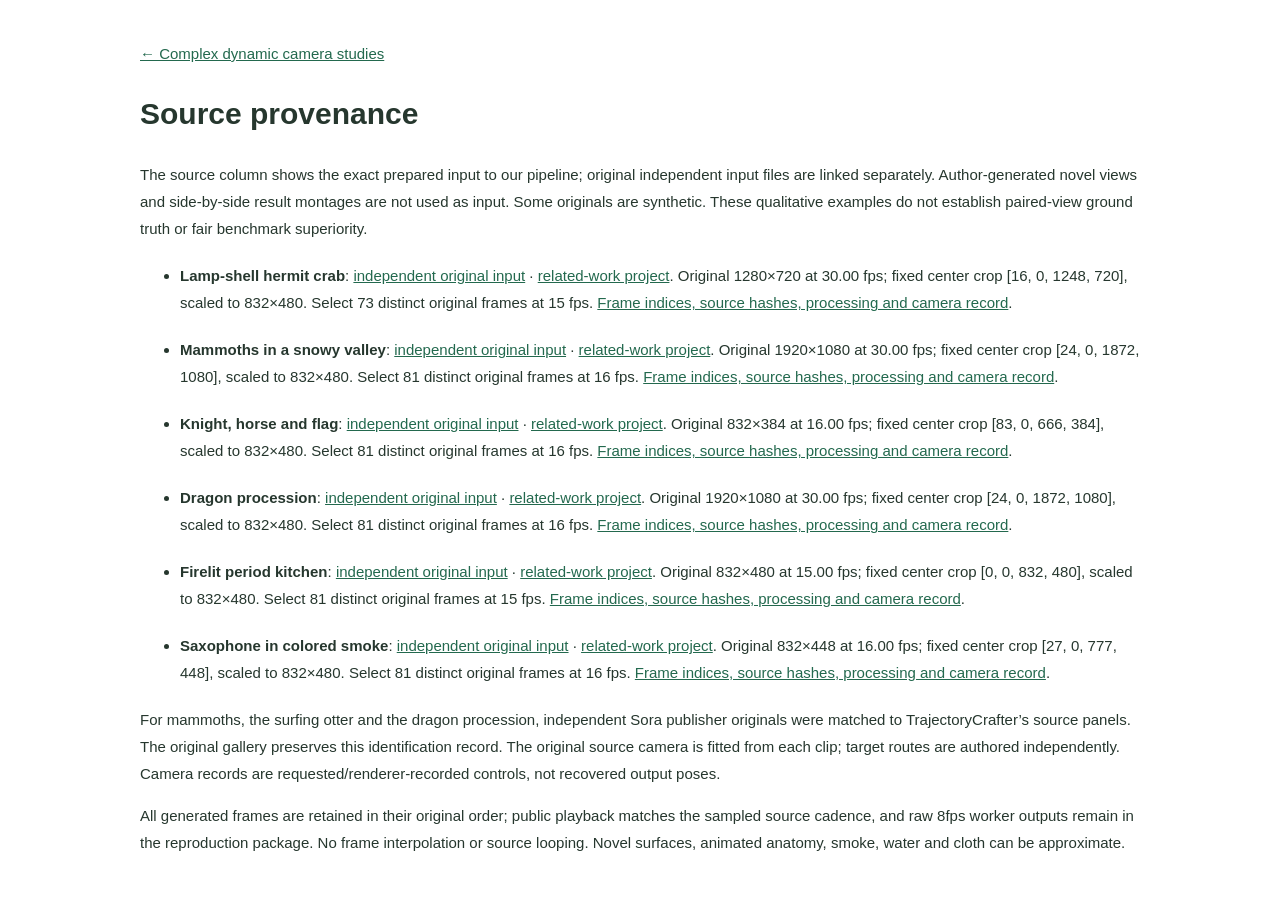
<file: 4d-fancy-studies/references.html>
<!doctype html><html lang="en"><meta charset="utf-8"><meta name="viewport" content="width=device-width,initial-scale=1"><title>Dynamic source provenance</title><style>body{max-width:1000px;margin:40px auto;padding:0 20px;font:15px/1.8 Arial;color:#26372e}a{color:#23694e}li{margin:20px 0;overflow-wrap:anywhere}</style><a href="./">← Complex dynamic camera studies</a><h1>Source provenance</h1><p>The source column shows the exact prepared input to our pipeline; original independent input files are linked separately. Author-generated novel views and side-by-side result montages are not used as input. Some originals are synthetic. These qualitative examples do not establish paired-view ground truth or fair benchmark superiority.</p><ul><li><strong>Lamp-shell hermit crab</strong>: <a href='https://raw.githubusercontent.com/TrajectoryCrafter/TrajectoryCrafter/b0699f31e5c276722843805da7e69a91c6febbec/test/videos/0-NNvgaTcVzAG0-r.mp4'>independent original input</a> · <a href='https://trajectorycrafter.github.io/'>related-work project</a>. Original 1280×720 at 30.00 fps; fixed center crop [16, 0, 1248, 720], scaled to 832×480. Select 73 distinct original frames at 15 fps. <a href='case-110-cameras.json'>Frame indices, source hashes, processing and camera record</a>.</li><li><strong>Mammoths in a snowy valley</strong>: <a href='https://cdn.openai.com/sora/videos/wooly-mammoth.mp4'>independent original input</a> · <a href='https://trajectorycrafter.github.io/'>related-work project</a>. Original 1920×1080 at 30.00 fps; fixed center crop [24, 0, 1872, 1080], scaled to 832×480. Select 81 distinct original frames at 16 fps. <a href='case-111-cameras.json'>Frame indices, source hashes, processing and camera record</a>.</li><li><strong>Knight, horse and flag</strong>: <a href='https://adithyaiyer1999.github.io/reshoot-anything/cvpr26v2v/ablations/78_82_input.mp4'>independent original input</a> · <a href='https://adithyaiyer1999.github.io/reshoot-anything/'>related-work project</a>. Original 832×384 at 16.00 fps; fixed center crop [83, 0, 666, 384], scaled to 832×480. Select 81 distinct original frames at 16 fps. <a href='case-113-cameras.json'>Frame indices, source hashes, processing and camera record</a>.</li><li><strong>Dragon procession</strong>: <a href='https://cdn.openai.com/sora/videos/chinese-new-year-dragon.mp4'>independent original input</a> · <a href='https://trajectorycrafter.github.io/'>related-work project</a>. Original 1920×1080 at 30.00 fps; fixed center crop [24, 0, 1872, 1080], scaled to 832×480. Select 81 distinct original frames at 16 fps. <a href='case-115-cameras.json'>Frame indices, source hashes, processing and camera record</a>.</li><li><strong>Firelit period kitchen</strong>: <a href='https://yixuanli98.github.io/cameraanything/videos/multishot/kitchen_cleanup.mp4'>independent original input</a> · <a href='https://yixuanli98.github.io/cameraanything/'>related-work project</a>. Original 832×480 at 15.00 fps; fixed center crop [0, 0, 832, 480], scaled to 832×480. Select 81 distinct original frames at 15 fps. <a href='case-117-cameras.json'>Frame indices, source hashes, processing and camera record</a>.</li><li><strong>Saxophone in colored smoke</strong>: <a href='https://adithyaiyer1999.github.io/reshoot-anything/cvpr26v2v/ablations/input.mp4'>independent original input</a> · <a href='https://adithyaiyer1999.github.io/reshoot-anything/'>related-work project</a>. Original 832×448 at 16.00 fps; fixed center crop [27, 0, 777, 448], scaled to 832×480. Select 81 distinct original frames at 16 fps. <a href='case-118-cameras.json'>Frame indices, source hashes, processing and camera record</a>.</li></ul><p>For mammoths, the surfing otter and the dragon procession, independent Sora publisher originals were matched to TrajectoryCrafter’s source panels. The original gallery preserves this identification record. The original source camera is fitted from each clip; target routes are authored independently. Camera records are requested/renderer-recorded controls, not recovered output poses.</p><p>All generated frames are retained in their original order; public playback matches the sampled source cadence, and raw 8fps worker outputs remain in the reproduction package. No frame interpolation or source looping. Novel surfaces, animated anatomy, smoke, water and cloth can be approximate.</p></html>
</file>
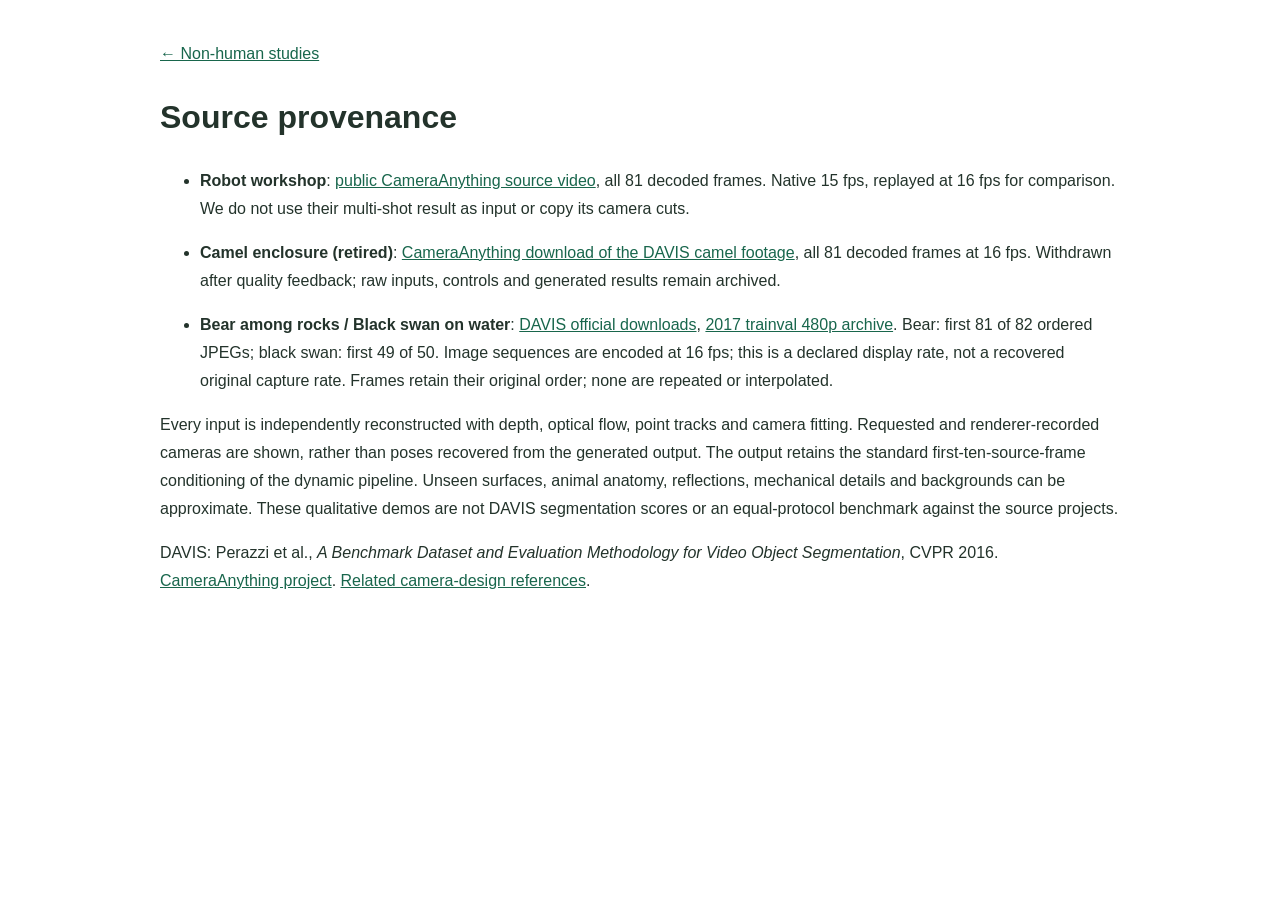
<file: 4d-nonhuman-studies/references.html>
<!doctype html><html lang="en"><meta charset="utf-8"><meta name="viewport" content="width=device-width,initial-scale=1"><title>Non-human source provenance</title><style>body{max-width:960px;margin:40px auto;padding:0 20px;font:16px/1.75 Arial;color:#23332b}a{color:#18664c}li{margin:16px 0}img{max-width:100%}</style><a href="./">← Non-human studies</a><h1>Source provenance</h1><ul><li><strong>Robot workshop</strong>: <a href="https://yixuanli98.github.io/cameraanything/videos/multishot/robot_panorama.mp4">public CameraAnything source video</a>, all 81 decoded frames. Native 15 fps, replayed at 16 fps for comparison. We do not use their multi-shot result as input or copy its camera cuts.</li><li><strong>Camel enclosure (retired)</strong>: <a href="https://yixuanli98.github.io/cameraanything/videos/comparison/camel.mp4">CameraAnything download of the DAVIS camel footage</a>, all 81 decoded frames at 16 fps. Withdrawn after quality feedback; raw inputs, controls and generated results remain archived.</li><li><strong>Bear among rocks / Black swan on water</strong>: <a href="https://davischallenge.org/davis2016/code.html">DAVIS official downloads</a>, <a href="https://data.vision.ee.ethz.ch/csergi/share/davis/DAVIS-2017-trainval-480p.zip">2017 trainval 480p archive</a>. Bear: first 81 of 82 ordered JPEGs; black swan: first 49 of 50. Image sequences are encoded at 16 fps; this is a declared display rate, not a recovered original capture rate. Frames retain their original order; none are repeated or interpolated.</li></ul><p>Every input is independently reconstructed with depth, optical flow, point tracks and camera fitting. Requested and renderer-recorded cameras are shown, rather than poses recovered from the generated output. The output retains the standard first-ten-source-frame conditioning of the dynamic pipeline. Unseen surfaces, animal anatomy, reflections, mechanical details and backgrounds can be approximate. These qualitative demos are not DAVIS segmentation scores or an equal-protocol benchmark against the source projects.</p><p>DAVIS: Perazzi et al., <em>A Benchmark Dataset and Evaluation Methodology for Video Object Segmentation</em>, CVPR 2016. <a href="https://yixuanli98.github.io/cameraanything/">CameraAnything project</a>. <a href="../4d-reference-studies/references.html">Related camera-design references</a>.</p></html>
</file>
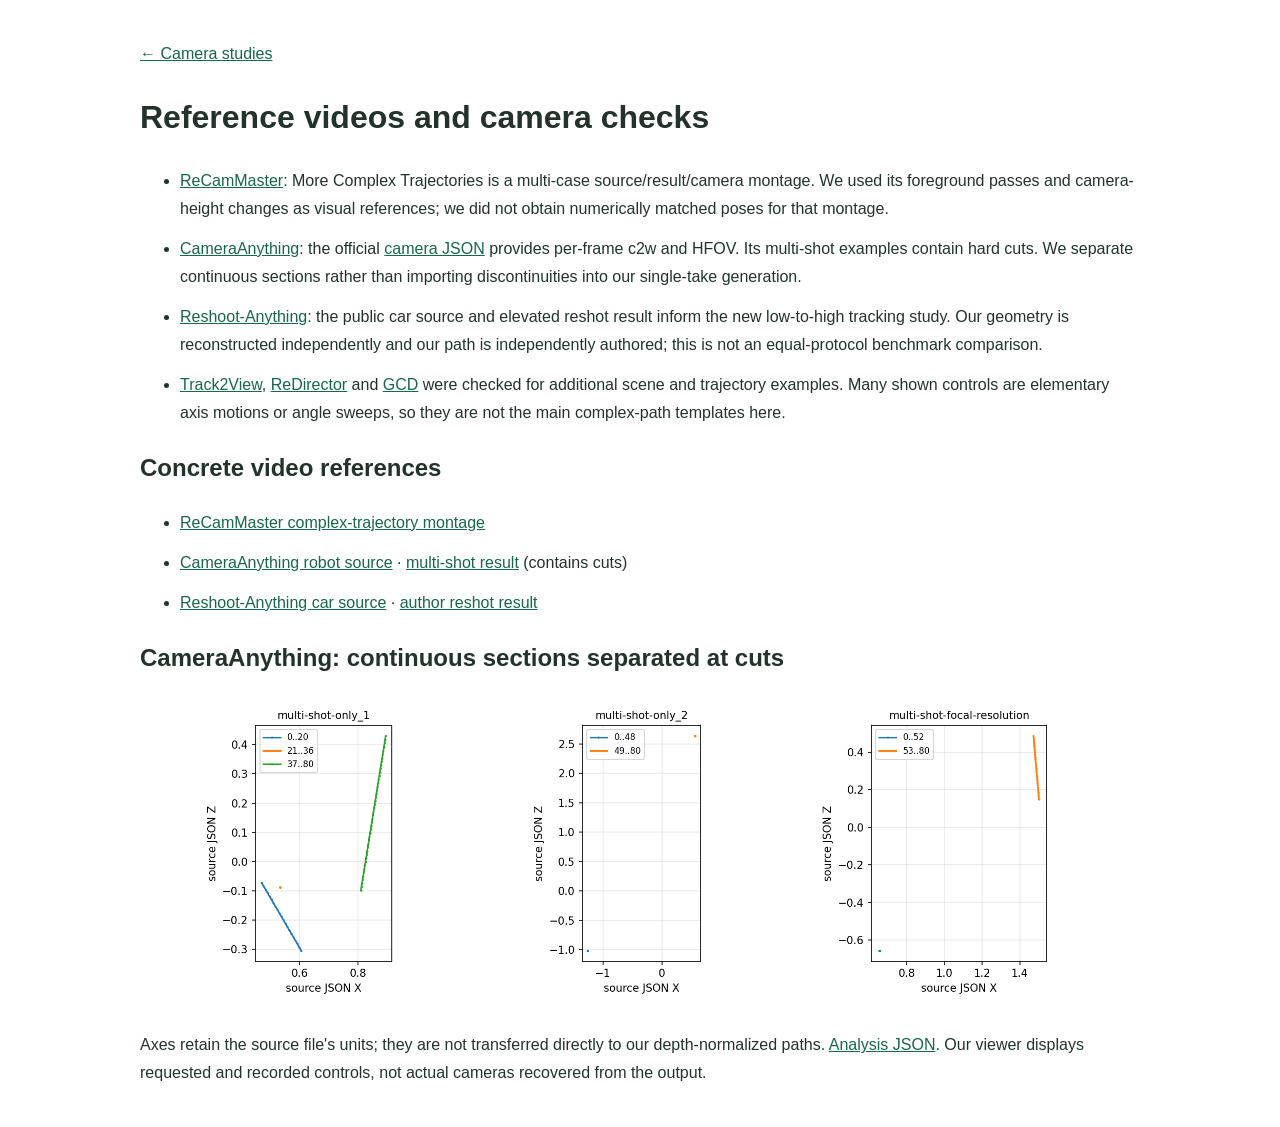
<file: 4d-reference-studies/references.html>
<!doctype html><html lang="en"><meta charset="utf-8"><meta name="viewport" content="width=device-width,initial-scale=1"><title>Camera reference notes</title><style>body{max-width:1000px;margin:40px auto;padding:0 20px;font:16px/1.75 Arial;color:#23332b}img{width:100%}a{color:#18664c}li{margin:12px 0}</style><a href="./">← Camera studies</a><h1>Reference videos and camera checks</h1><ul><li><a href="https://jianhongbai.github.io/ReCamMaster/">ReCamMaster</a>: More Complex Trajectories is a multi-case source/result/camera montage. We used its foreground passes and camera-height changes as visual references; we did not obtain numerically matched poses for that montage.</li><li><a href="https://yixuanli98.github.io/cameraanything/">CameraAnything</a>: the official <a href="https://github.com/yixuanli98/CameraAnything/blob/main/examples/camera.json">camera JSON</a> provides per-frame c2w and HFOV. Its multi-shot examples contain hard cuts. We separate continuous sections rather than importing discontinuities into our single-take generation.</li><li><a href="https://adithyaiyer1999.github.io/reshoot-anything/">Reshoot-Anything</a>: the public car source and elevated reshot result inform the new low-to-high tracking study. Our geometry is reconstructed independently and our path is independently authored; this is not an equal-protocol benchmark comparison.</li><li><a href="https://qjizhi.github.io/track2view/">Track2View</a>, <a href="https://byeongjun-park.github.io/ReDirector/">ReDirector</a> and <a href="https://gcd.cs.columbia.edu/">GCD</a> were checked for additional scene and trajectory examples. Many shown controls are elementary axis motions or angle sweeps, so they are not the main complex-path templates here.</li></ul><h2>Concrete video references</h2><ul><li><a href="https://jianhongbai.github.io/ReCamMaster/videos/ReCamMaster/random_traj_concat1_compressed.mp4">ReCamMaster complex-trajectory montage</a></li><li><a href="https://yixuanli98.github.io/cameraanything/videos/multishot/robot_panorama.mp4">CameraAnything robot source</a> · <a href="https://yixuanli98.github.io/cameraanything/videos/multishot/robot_panorama_multi_shot_extrinsics.mp4">multi-shot result</a> (contains cuts)</li><li><a href="https://adithyaiyer1999.github.io/reshoot-anything/cvpr26v2v/results/car_og.mp4">Reshoot-Anything car source</a> · <a href="https://adithyaiyer1999.github.io/reshoot-anything/cvpr26v2v/results/car_01.mp4">author reshot result</a></li></ul><h2>CameraAnything: continuous sections separated at cuts</h2><img src="reference-paths.png" alt="Three official CameraAnything trajectories with discontinuous segments plotted separately"><p>Axes retain the source file's units; they are not transferred directly to our depth-normalized paths. <a href="reference_camera_analysis.json">Analysis JSON</a>. Our viewer displays requested and recorded controls, not actual cameras recovered from the output.</p></html>
</file>
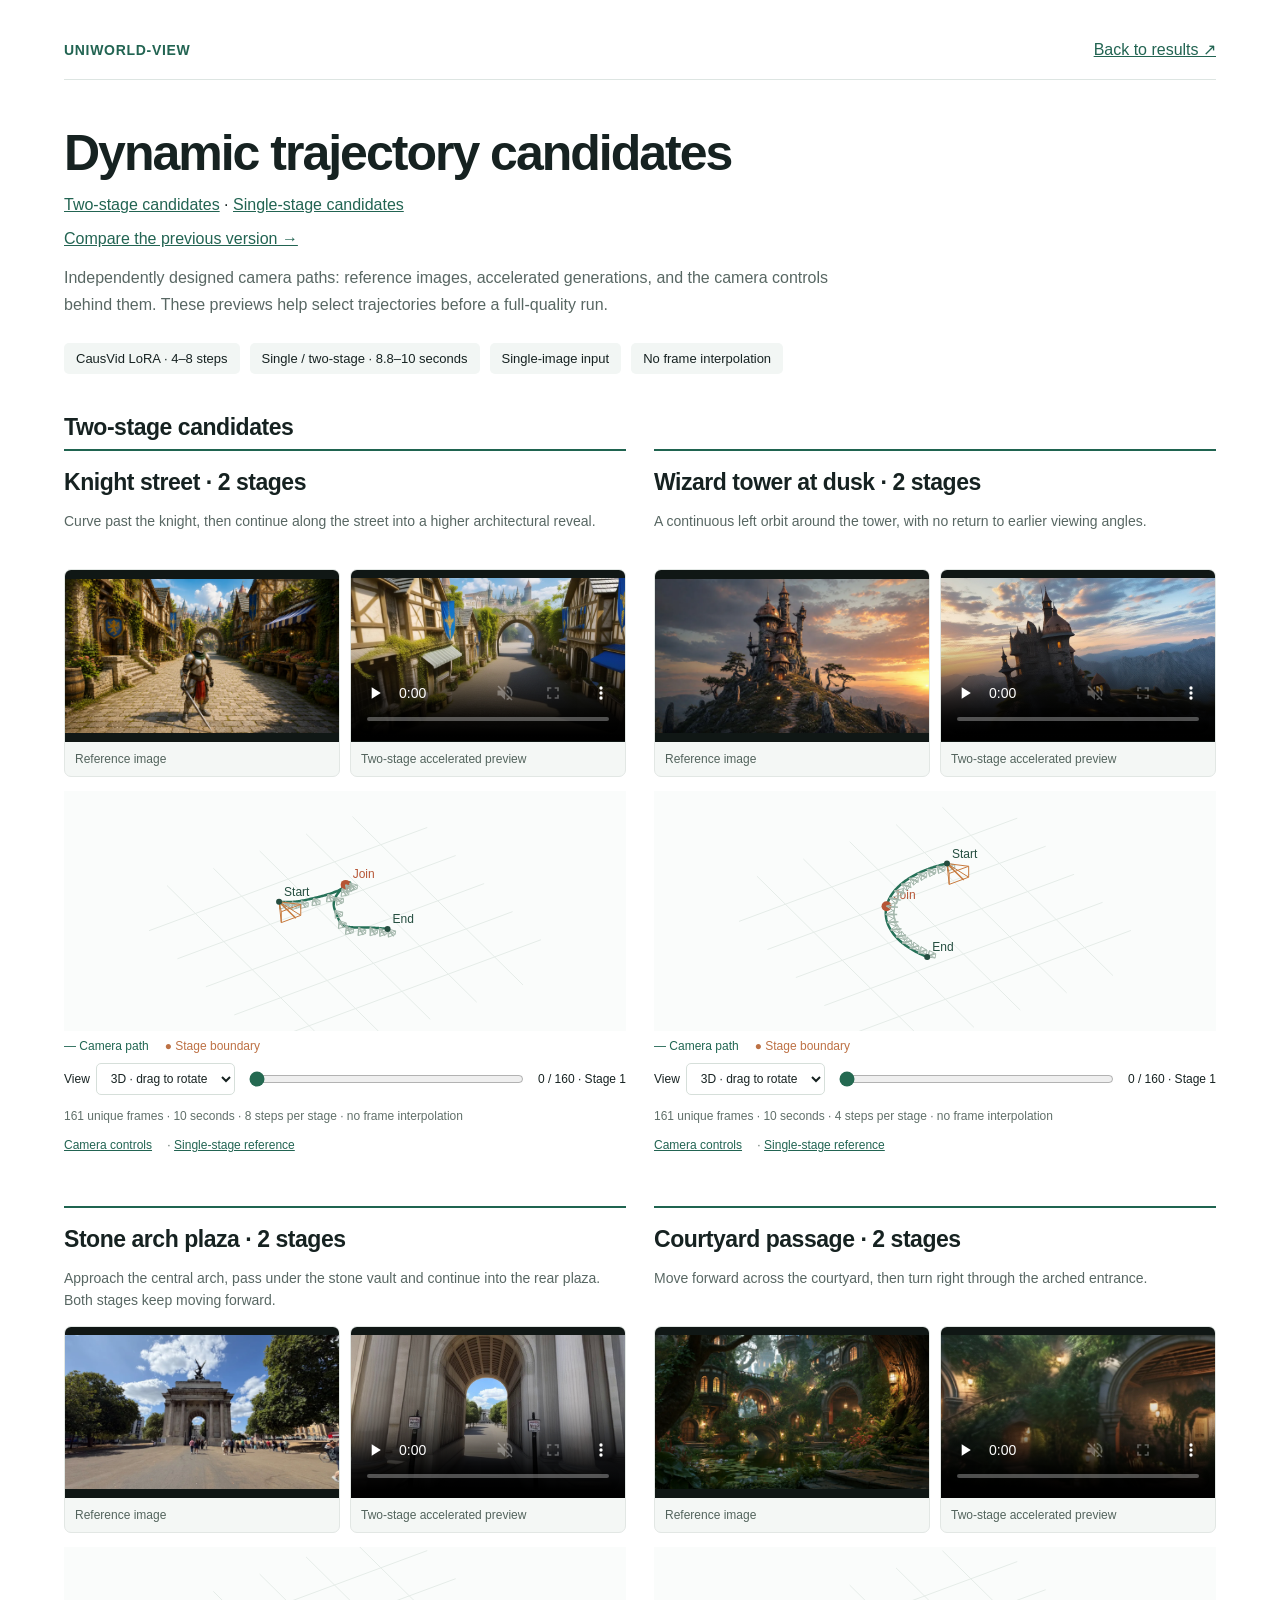
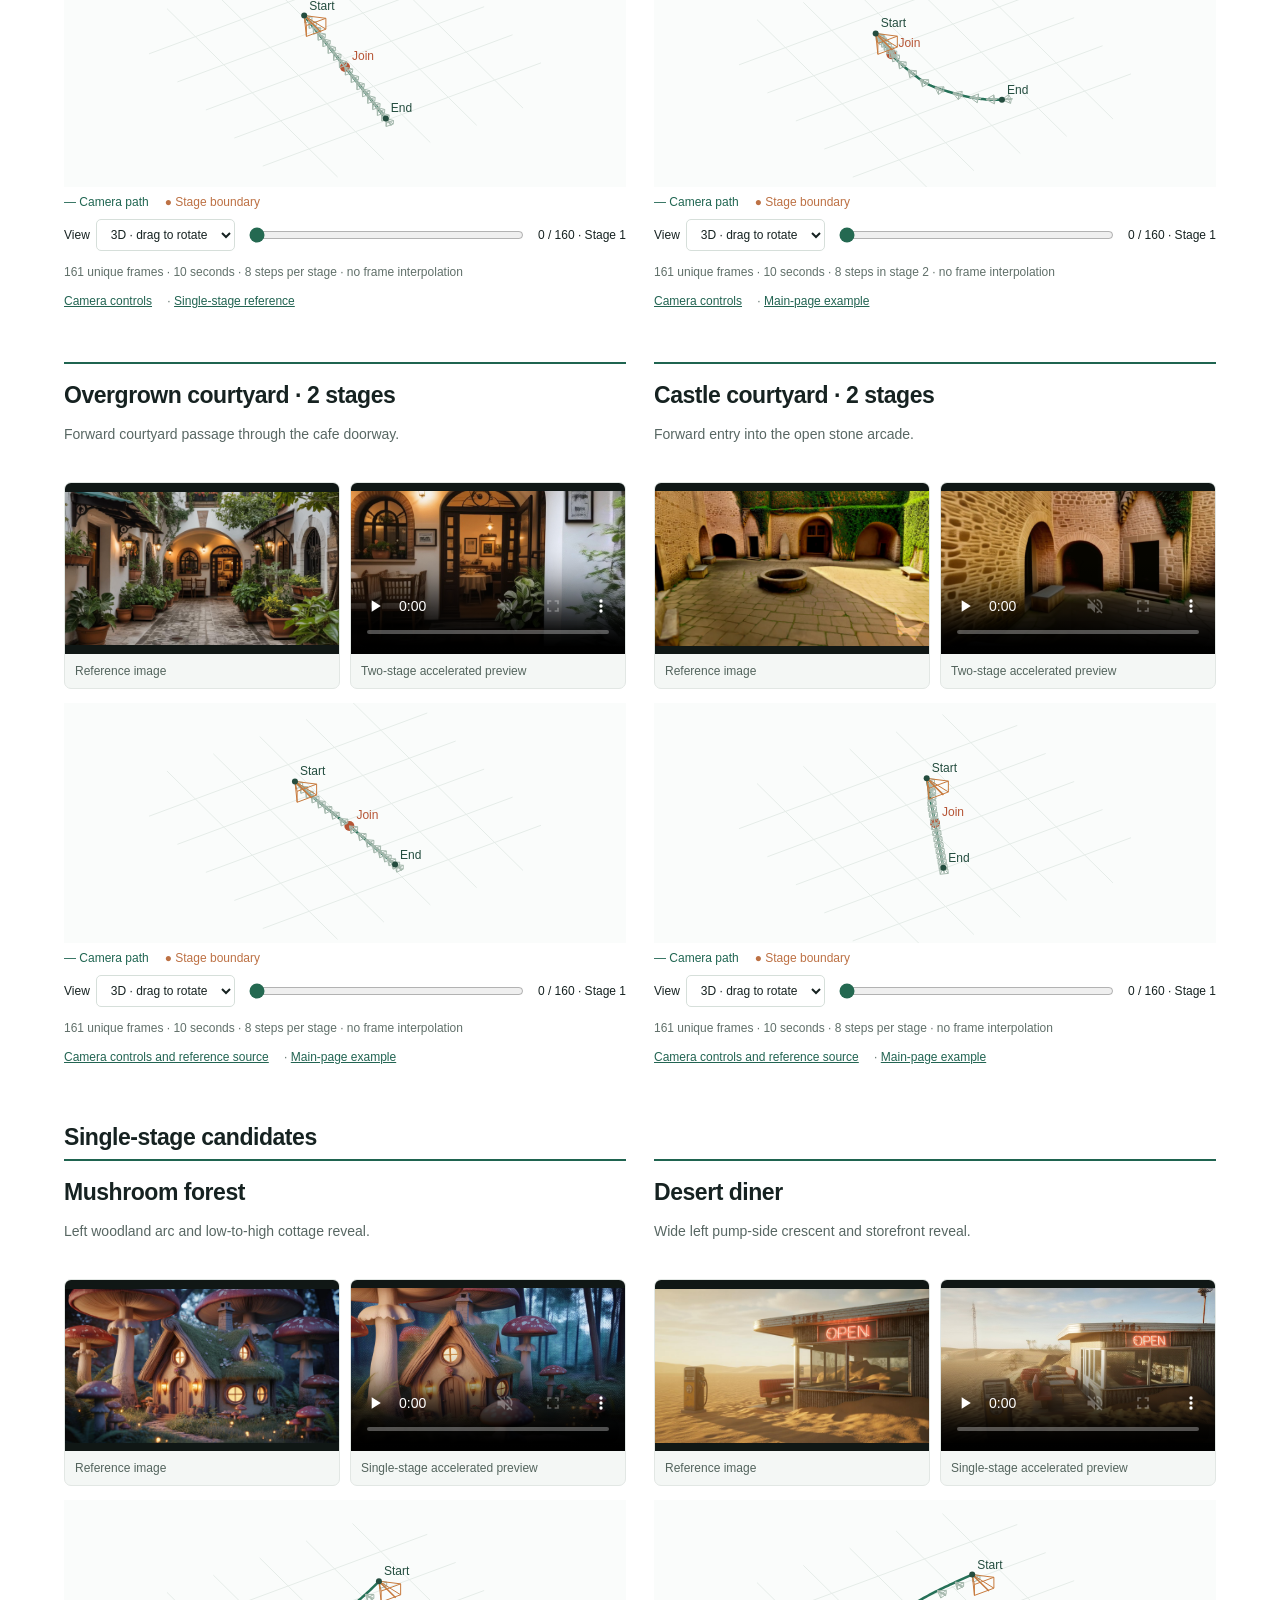
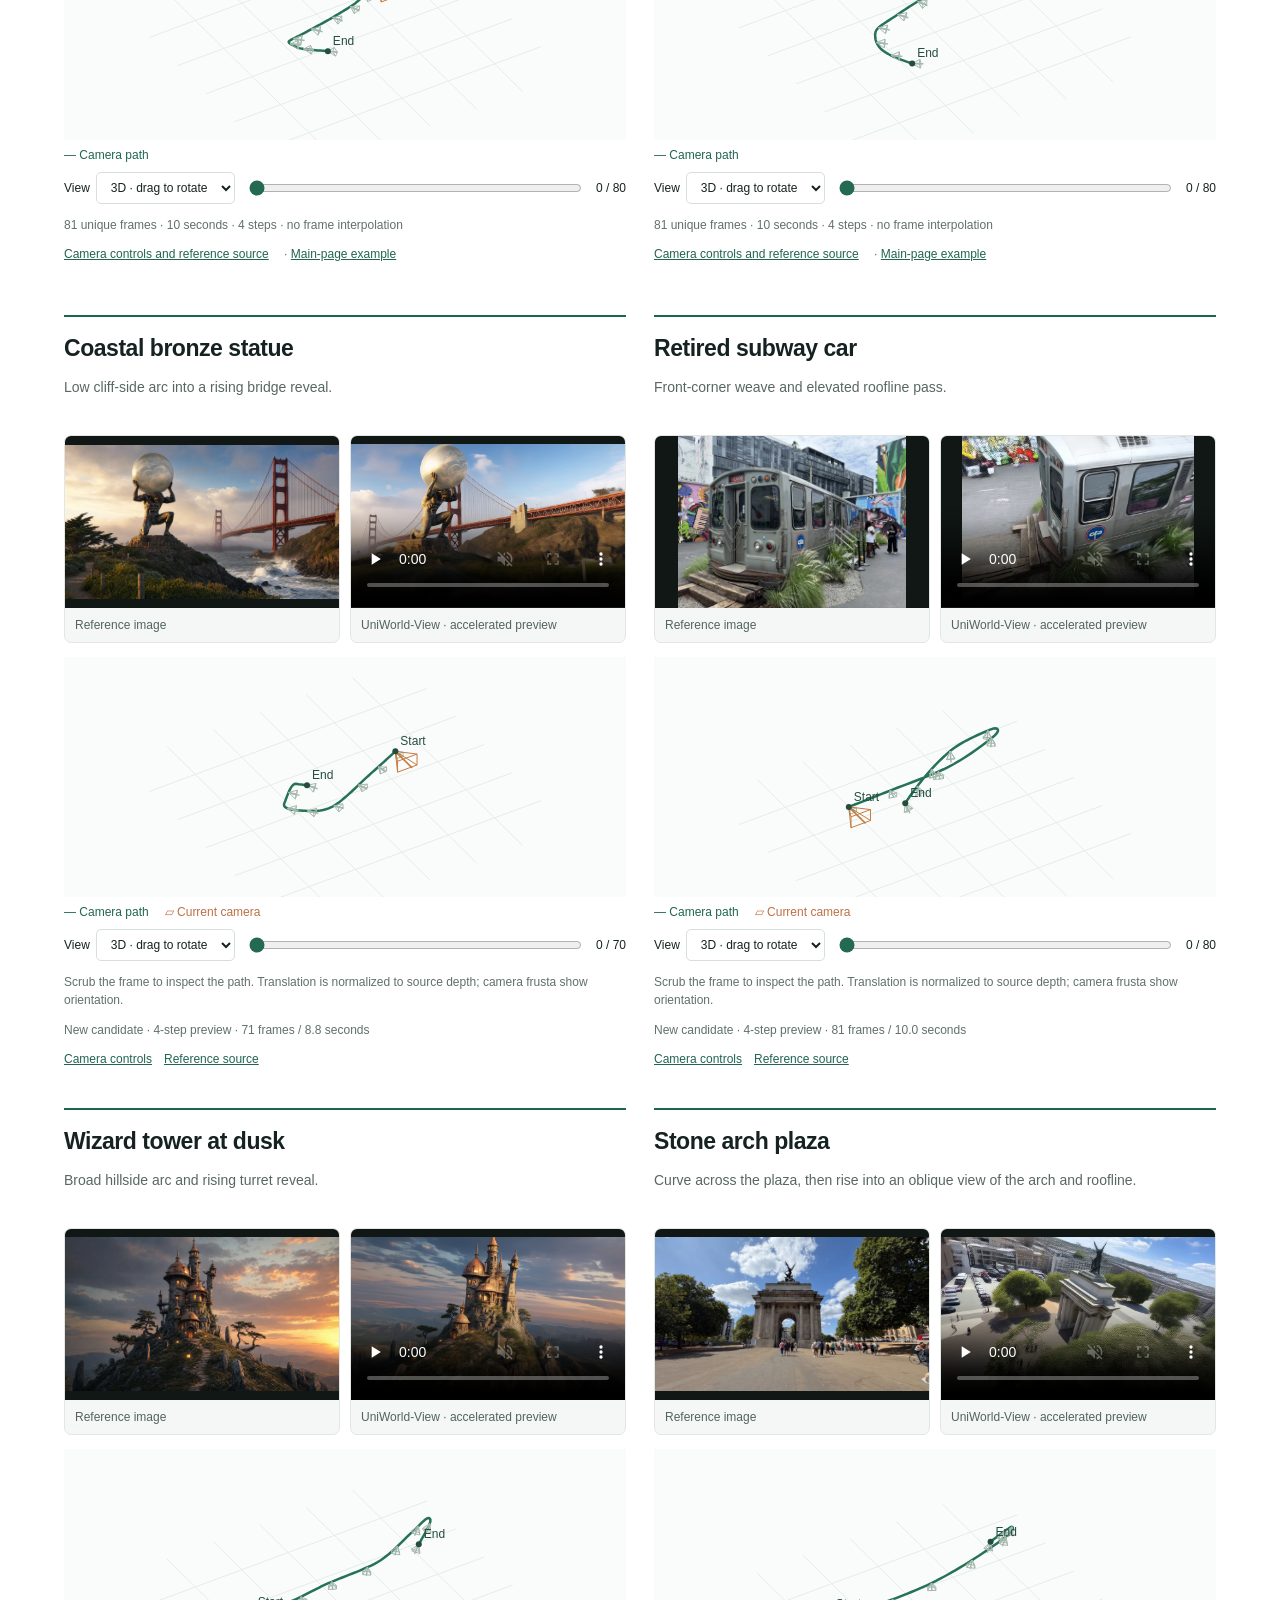
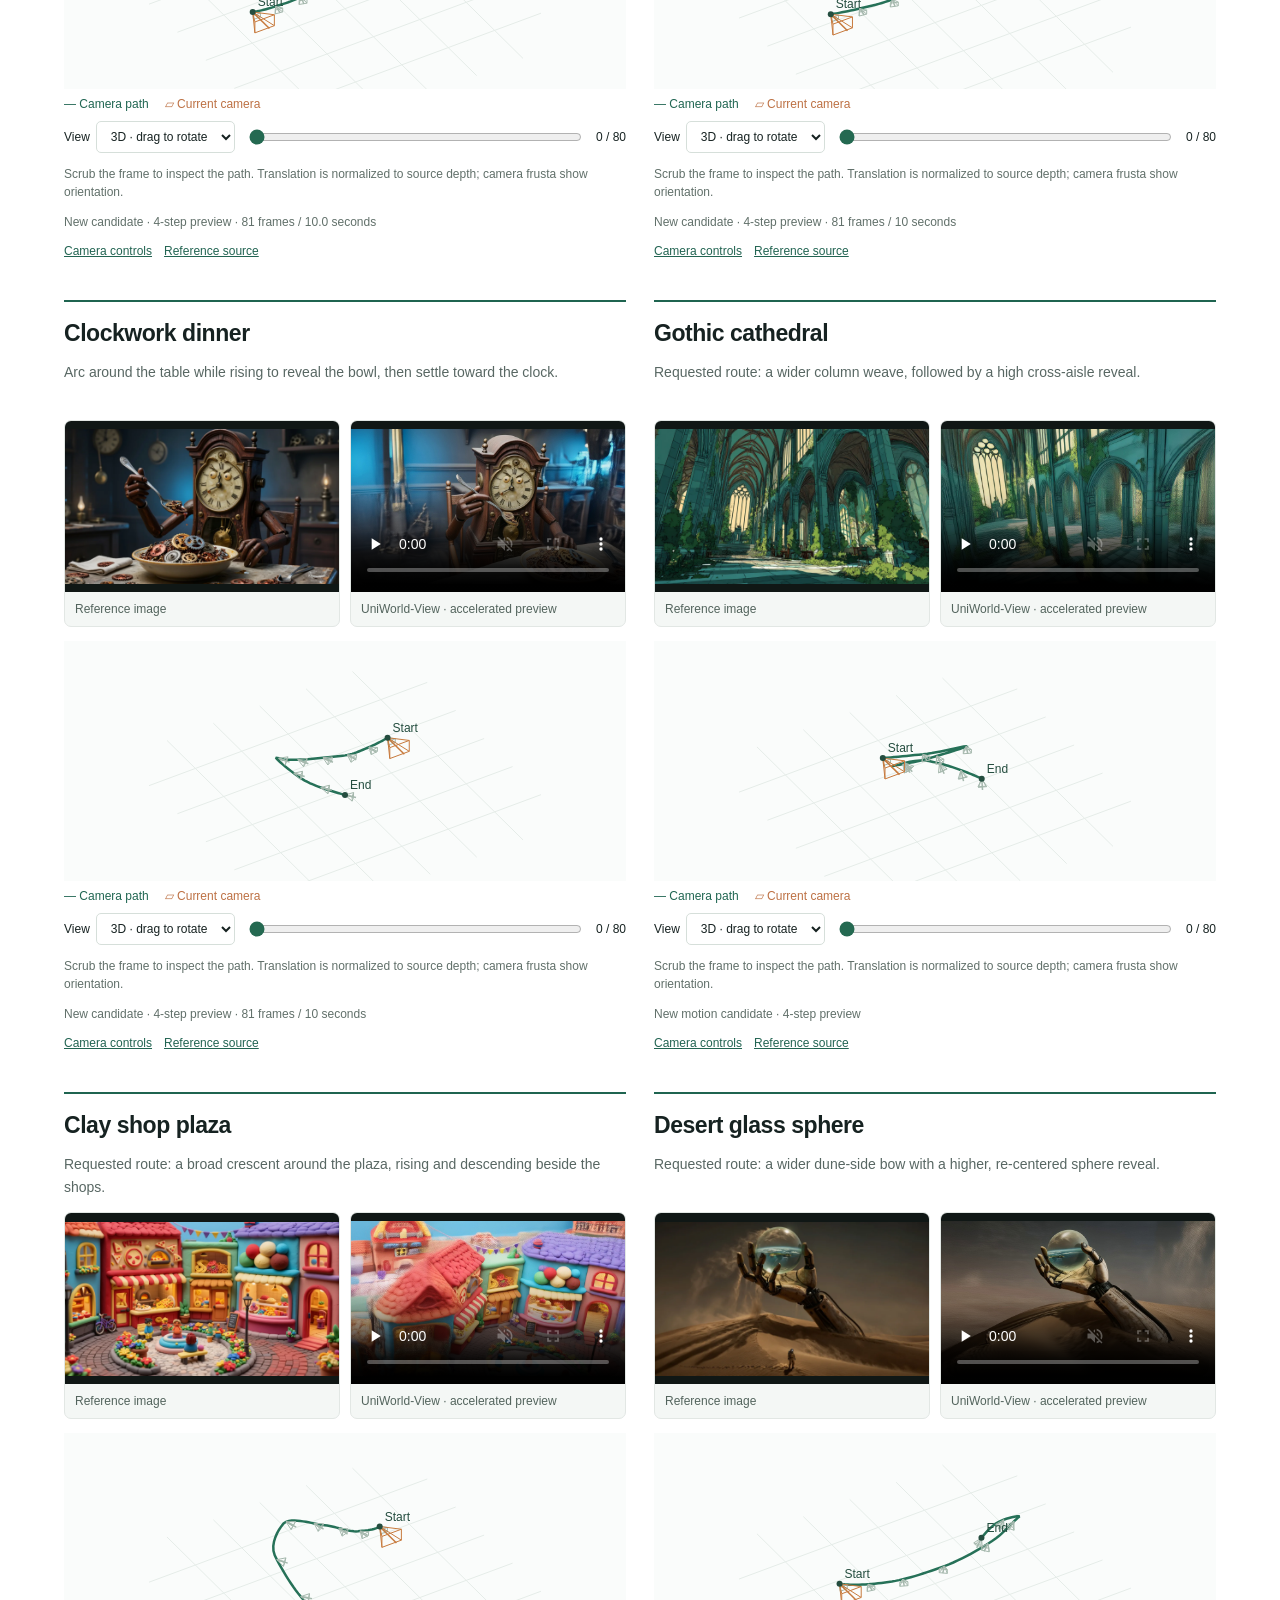
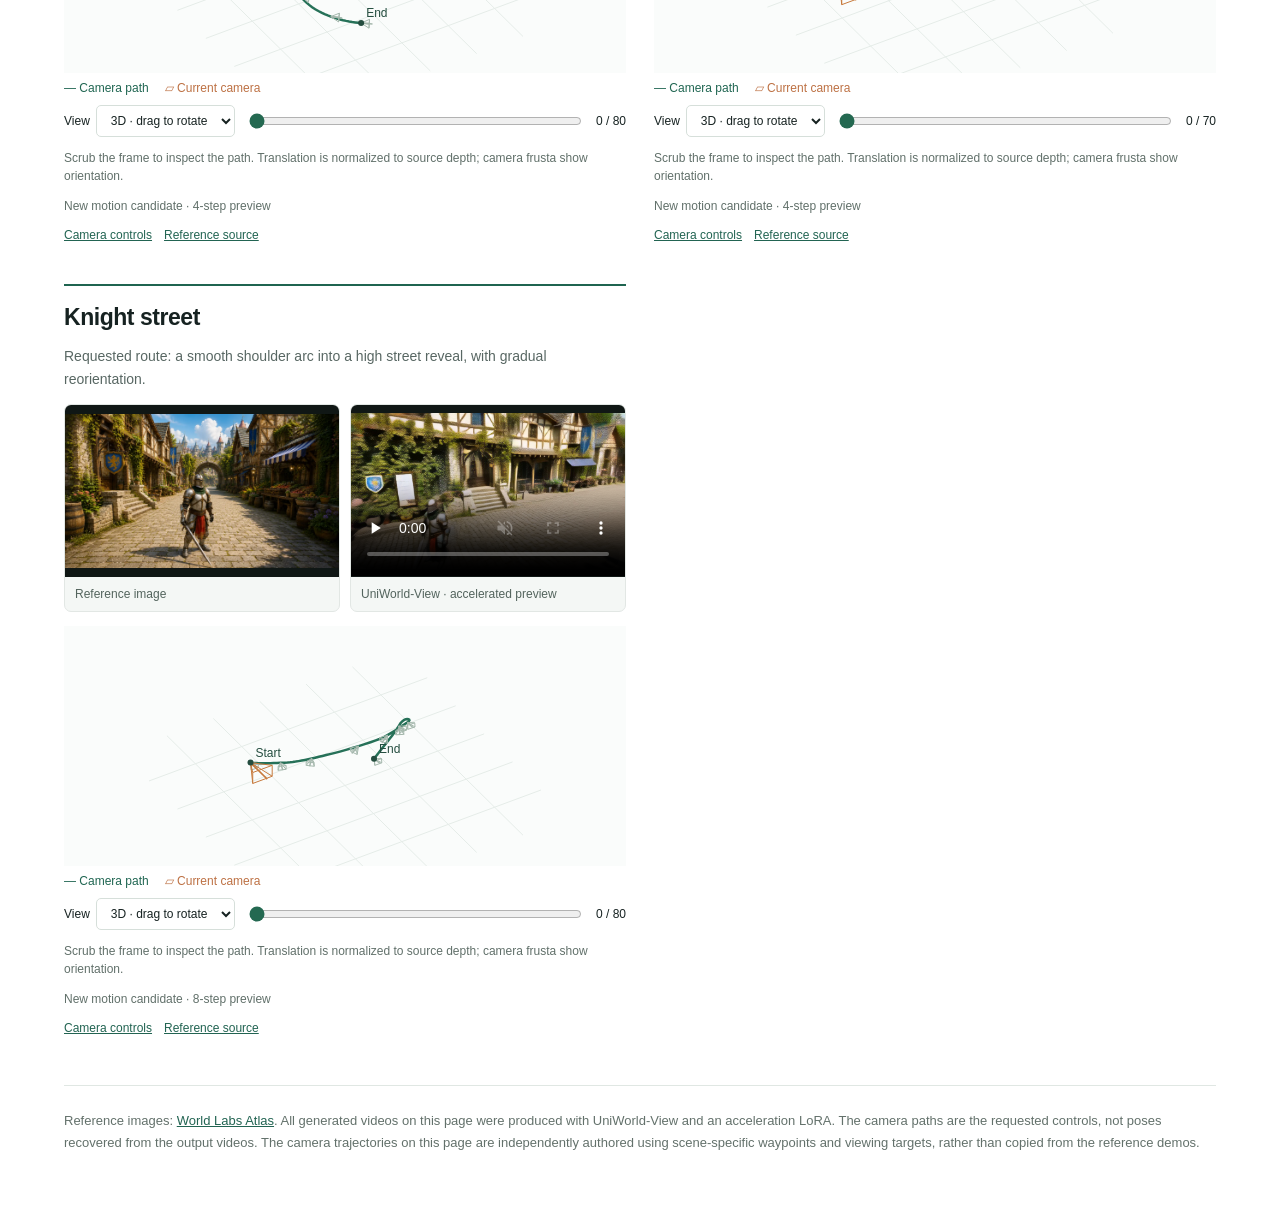
<file: fast-previews/ref-video-test.html>
<!doctype html>
<html lang="en">
<head>
  <meta charset="utf-8">
  <meta name="viewport" content="width=device-width, initial-scale=1">
  <meta http-equiv="refresh" content="0; url=index.html#two-stage-candidates">
  <link rel="canonical" href="https://zhouhyocean.github.io/uniworld-view/fast-previews/">
  <title>UniWorld-View previews</title>
  <style>body{font:16px/1.6 system-ui,sans-serif;max-width:720px;margin:60px auto;padding:0 24px;color:#162221}a{color:#226452}</style>
</head>
<body>
  <p><a href="index.html#two-stage-candidates">View the original trajectory previews →</a></p>
  <script>location.replace('index.html#two-stage-candidates');</script>
</body>
</html>
</file>
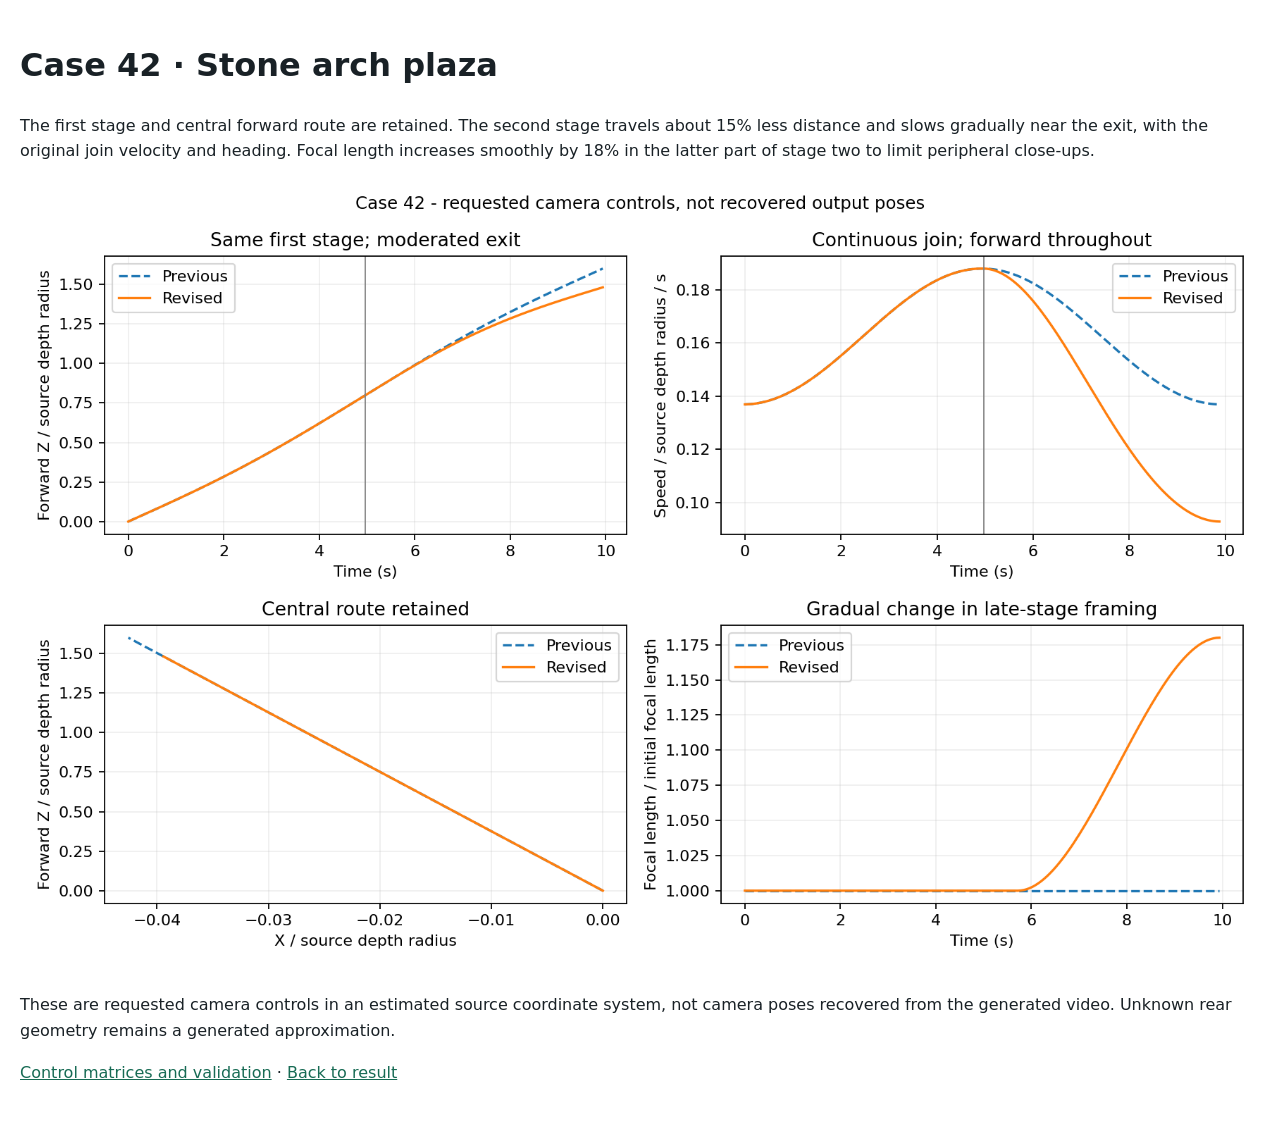
<file: full-quality/case-42-camera.html>
<!doctype html><html lang="en"><meta charset="utf-8"><meta name="viewport" content="width=device-width,initial-scale=1"><title>Case 42 camera path</title><style>body{max-width:1250px;margin:40px auto;padding:0 20px;font:16px/1.6 system-ui;color:#192126}img{width:100%;height:auto}a{color:#176b54}</style><h1>Case 42 · Stone arch plaza</h1><p>The first stage and central forward route are retained. The second stage travels about 15% less distance and slows gradually near the exit, with the original join velocity and heading. Focal length increases smoothly by 18% in the latter part of stage two to limit peripheral close-ups.</p><img src="case-42-trajectory.png" alt="Previous and revised forward position, speed, top-down path and focal length"><p>These are requested camera controls in an estimated source coordinate system, not camera poses recovered from the generated video. Unknown rear geometry remains a generated approximation.</p><p><a href="case-42-camera-controls.json">Control matrices and validation</a> · <a href="../#case-42">Back to result</a></p></html>
</file>
